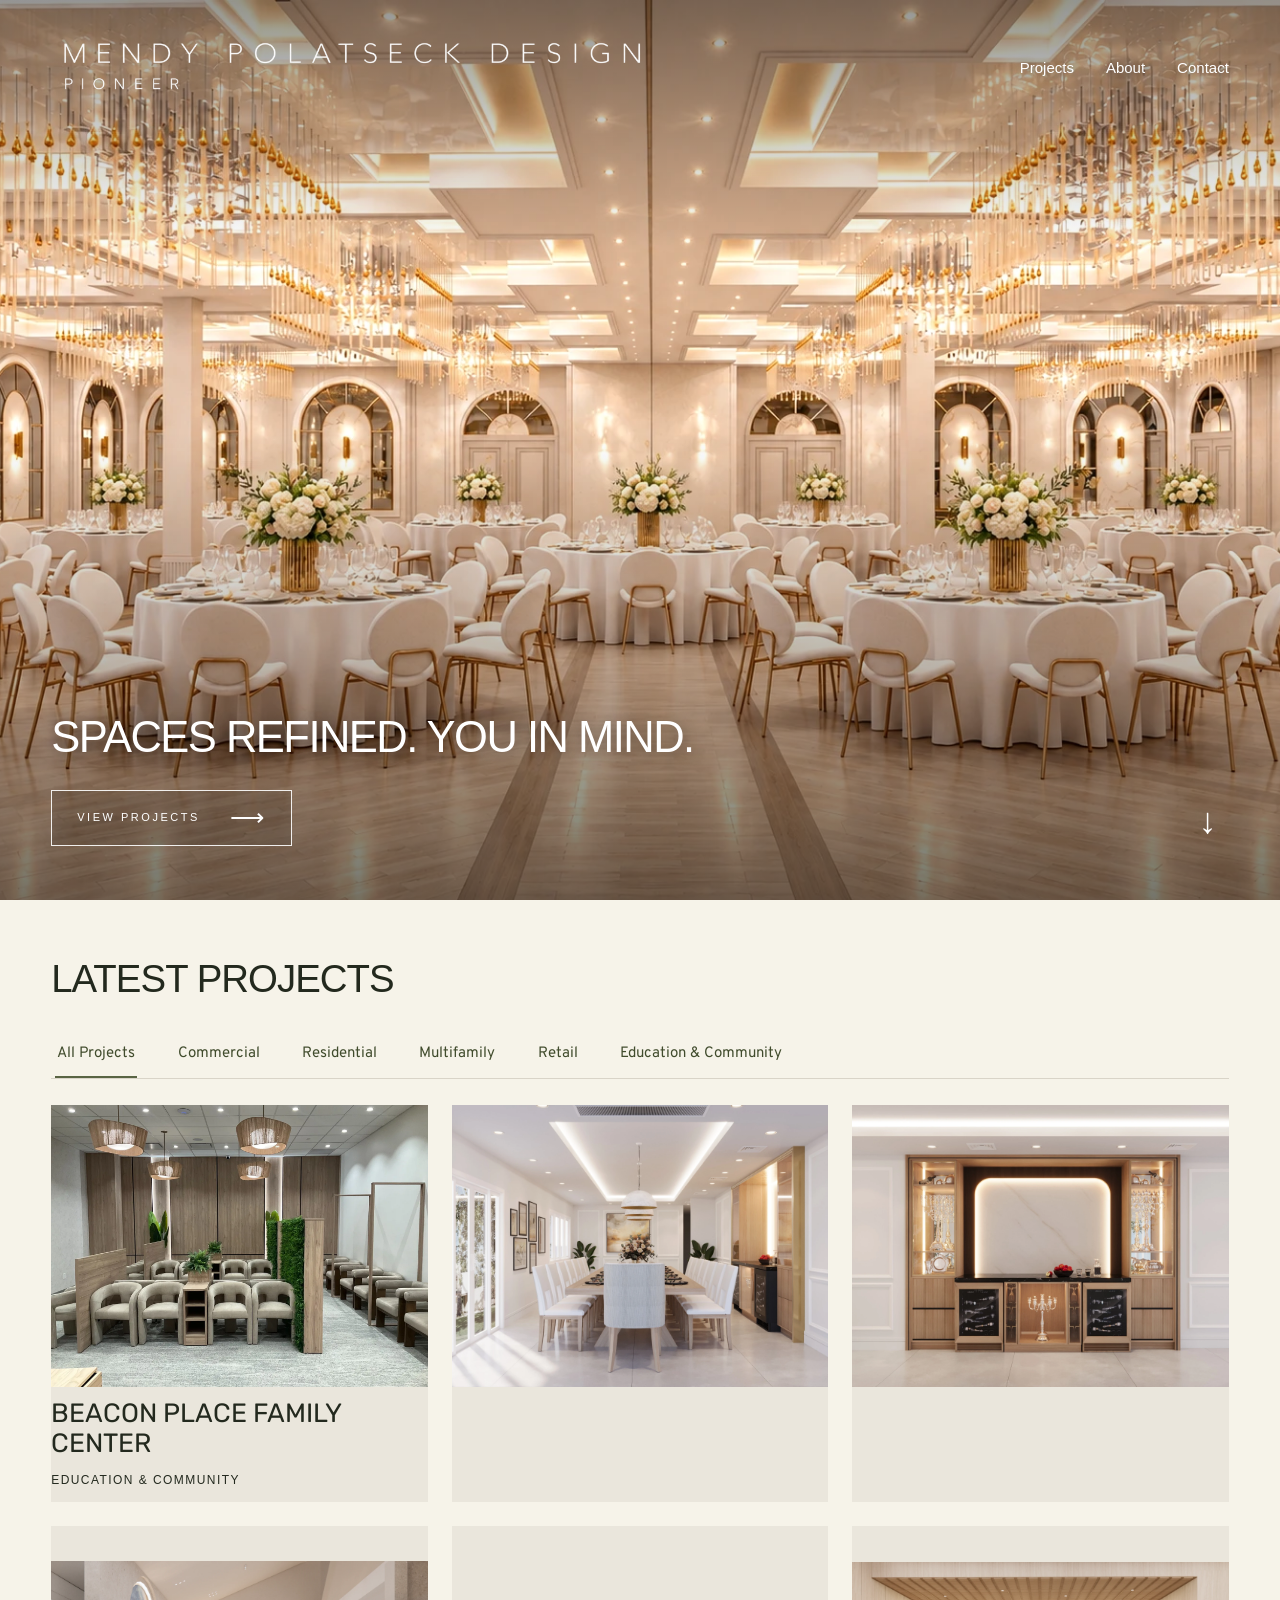
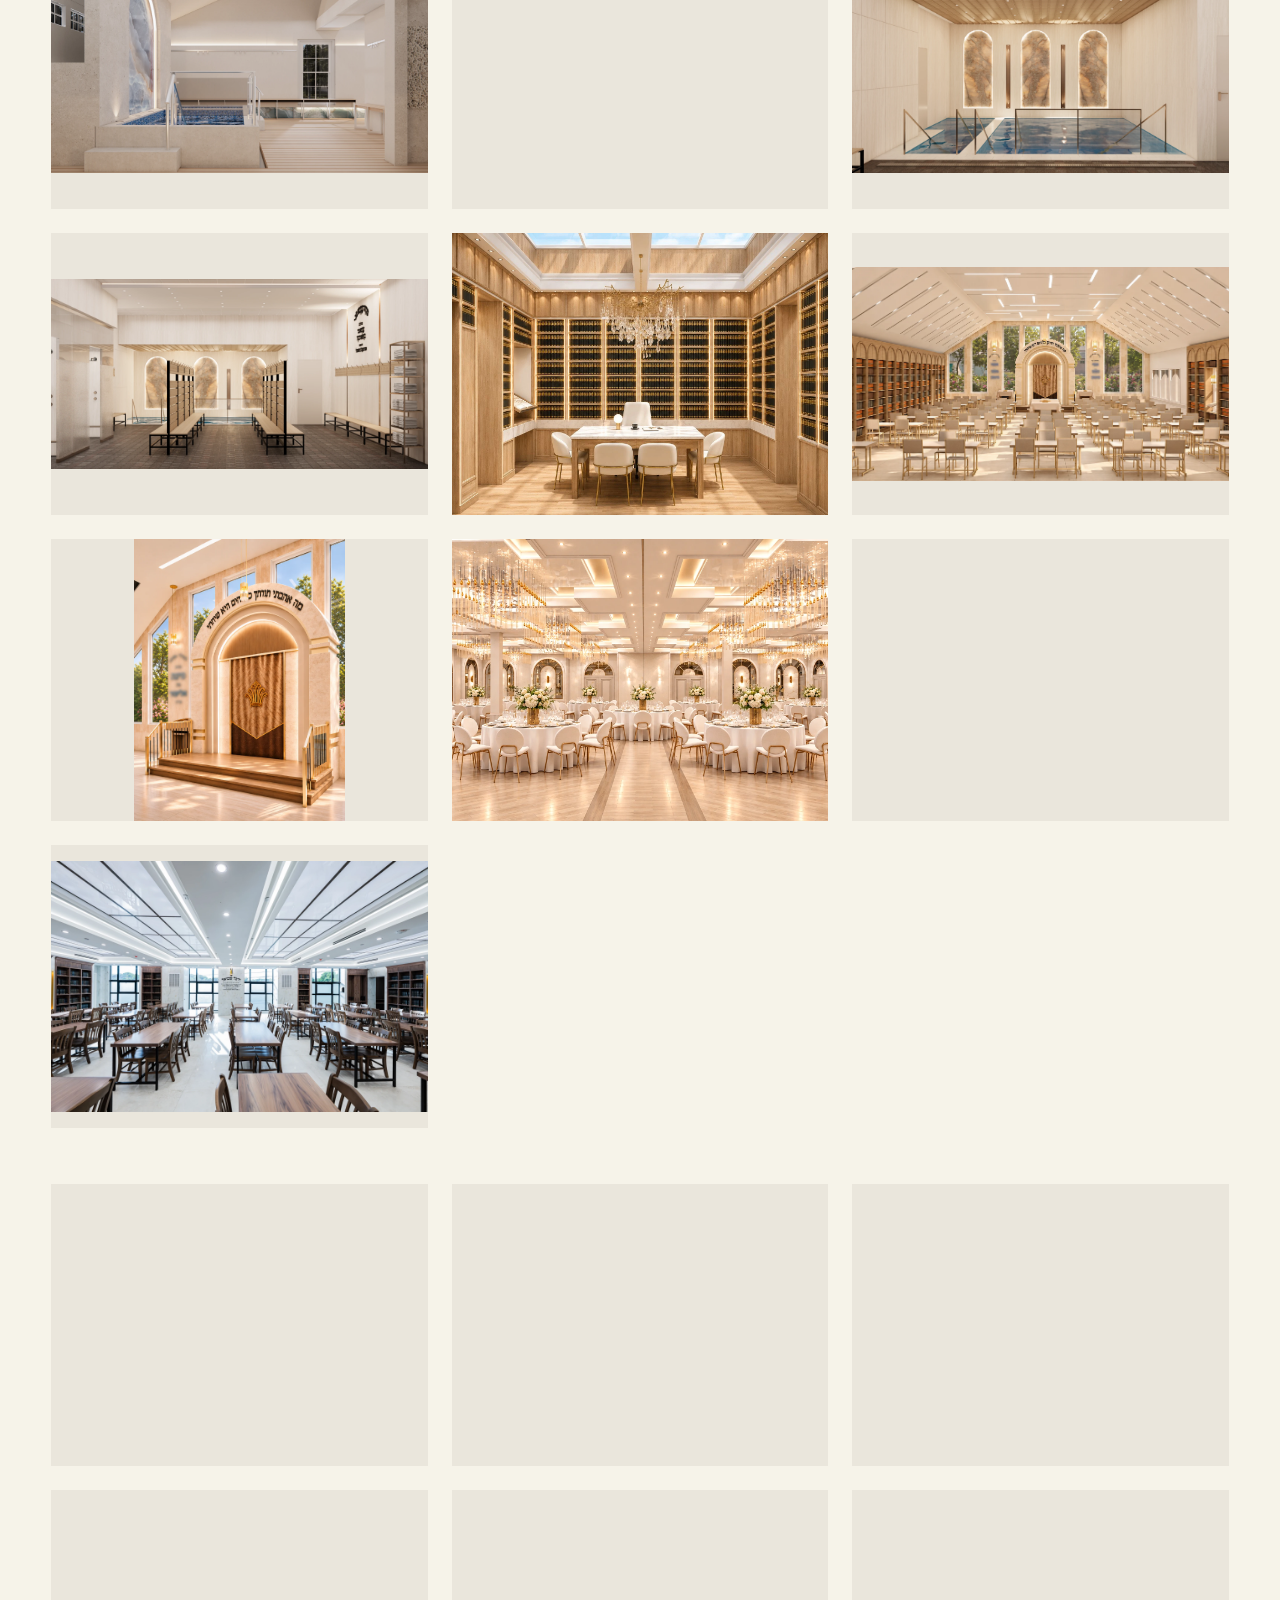
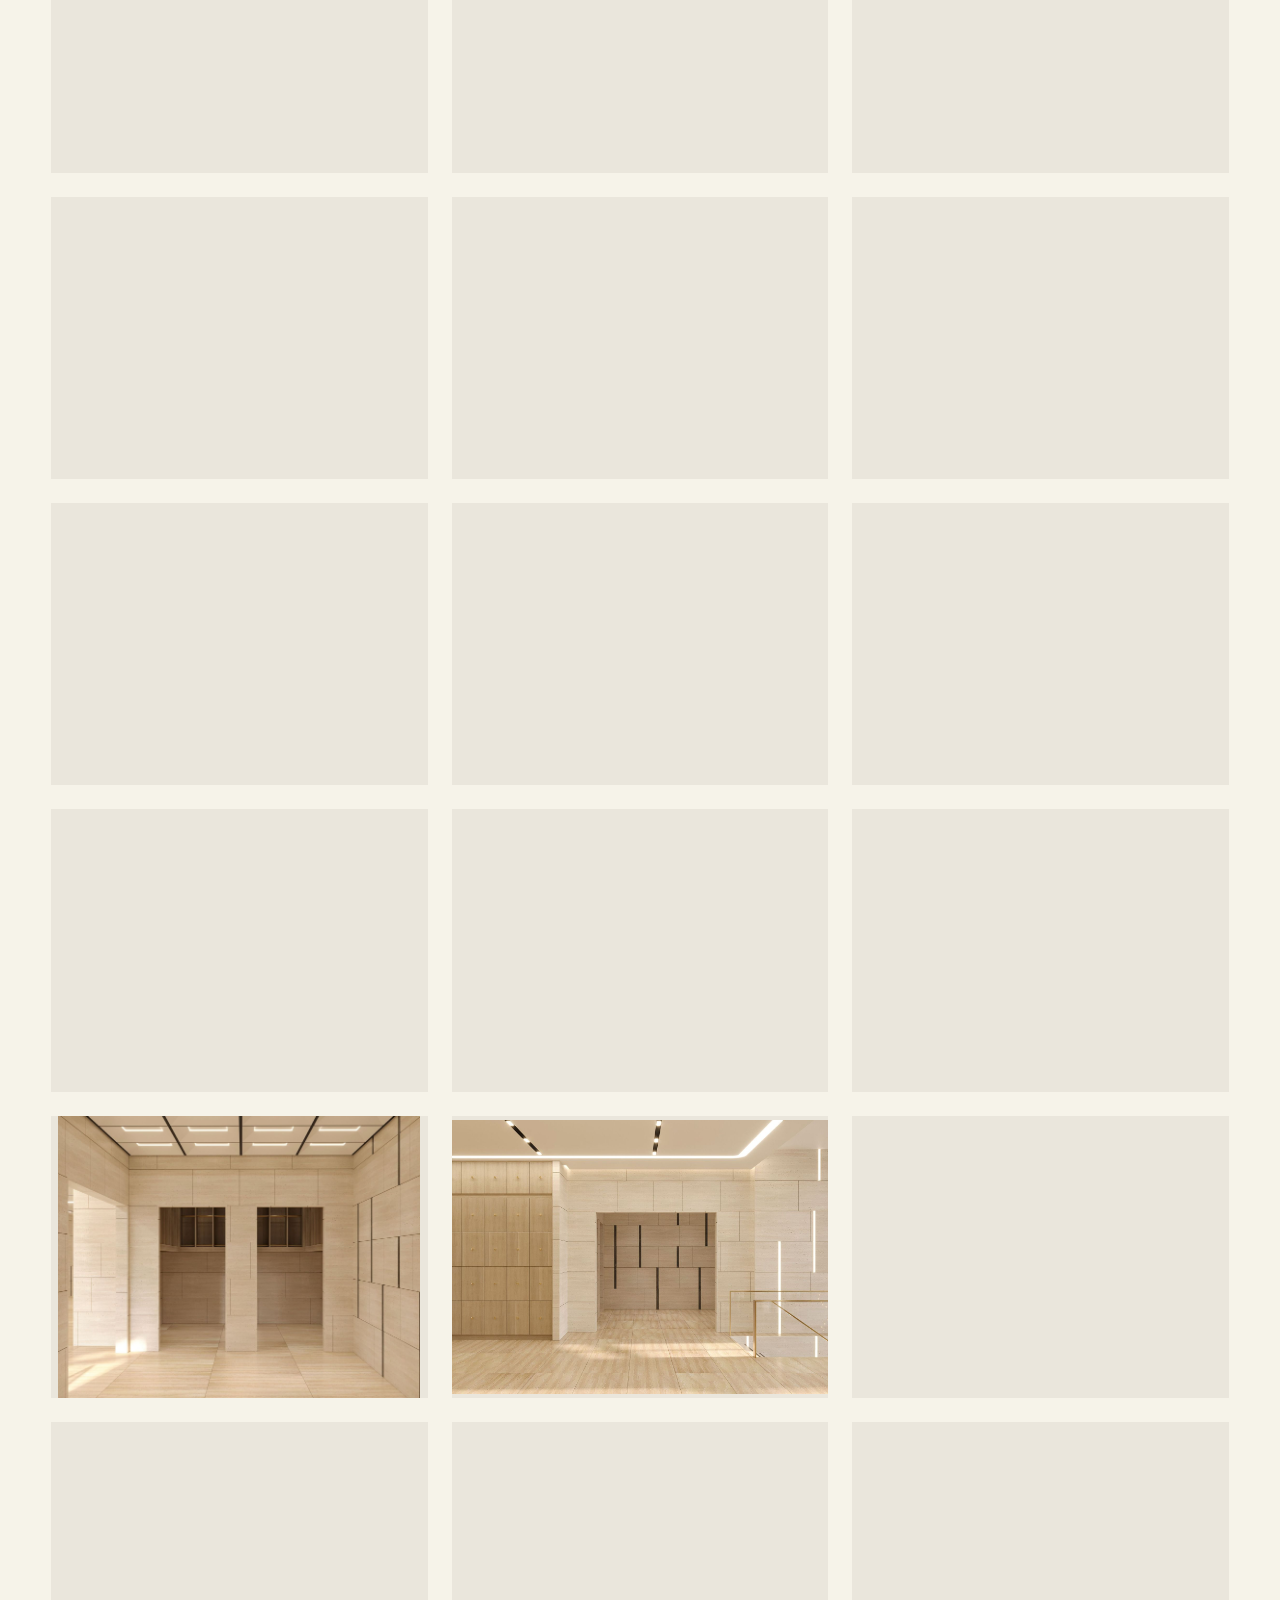
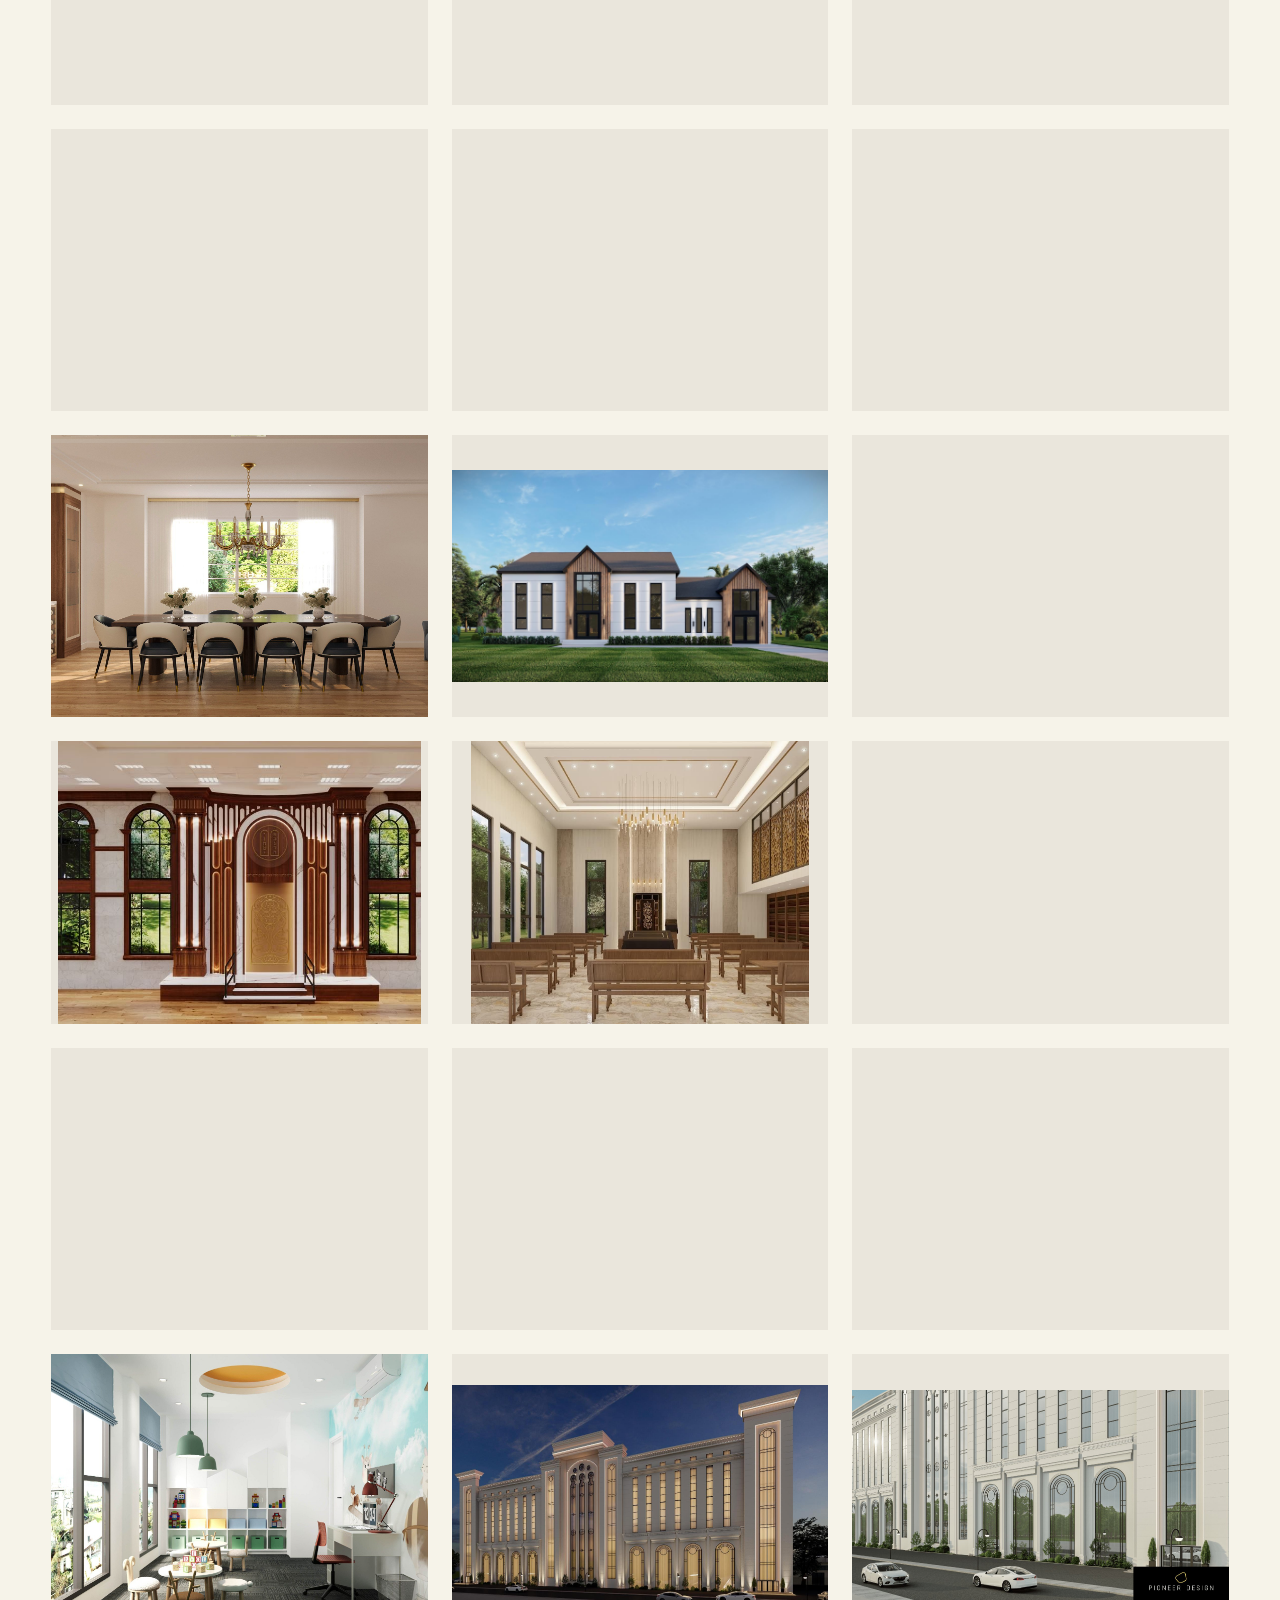
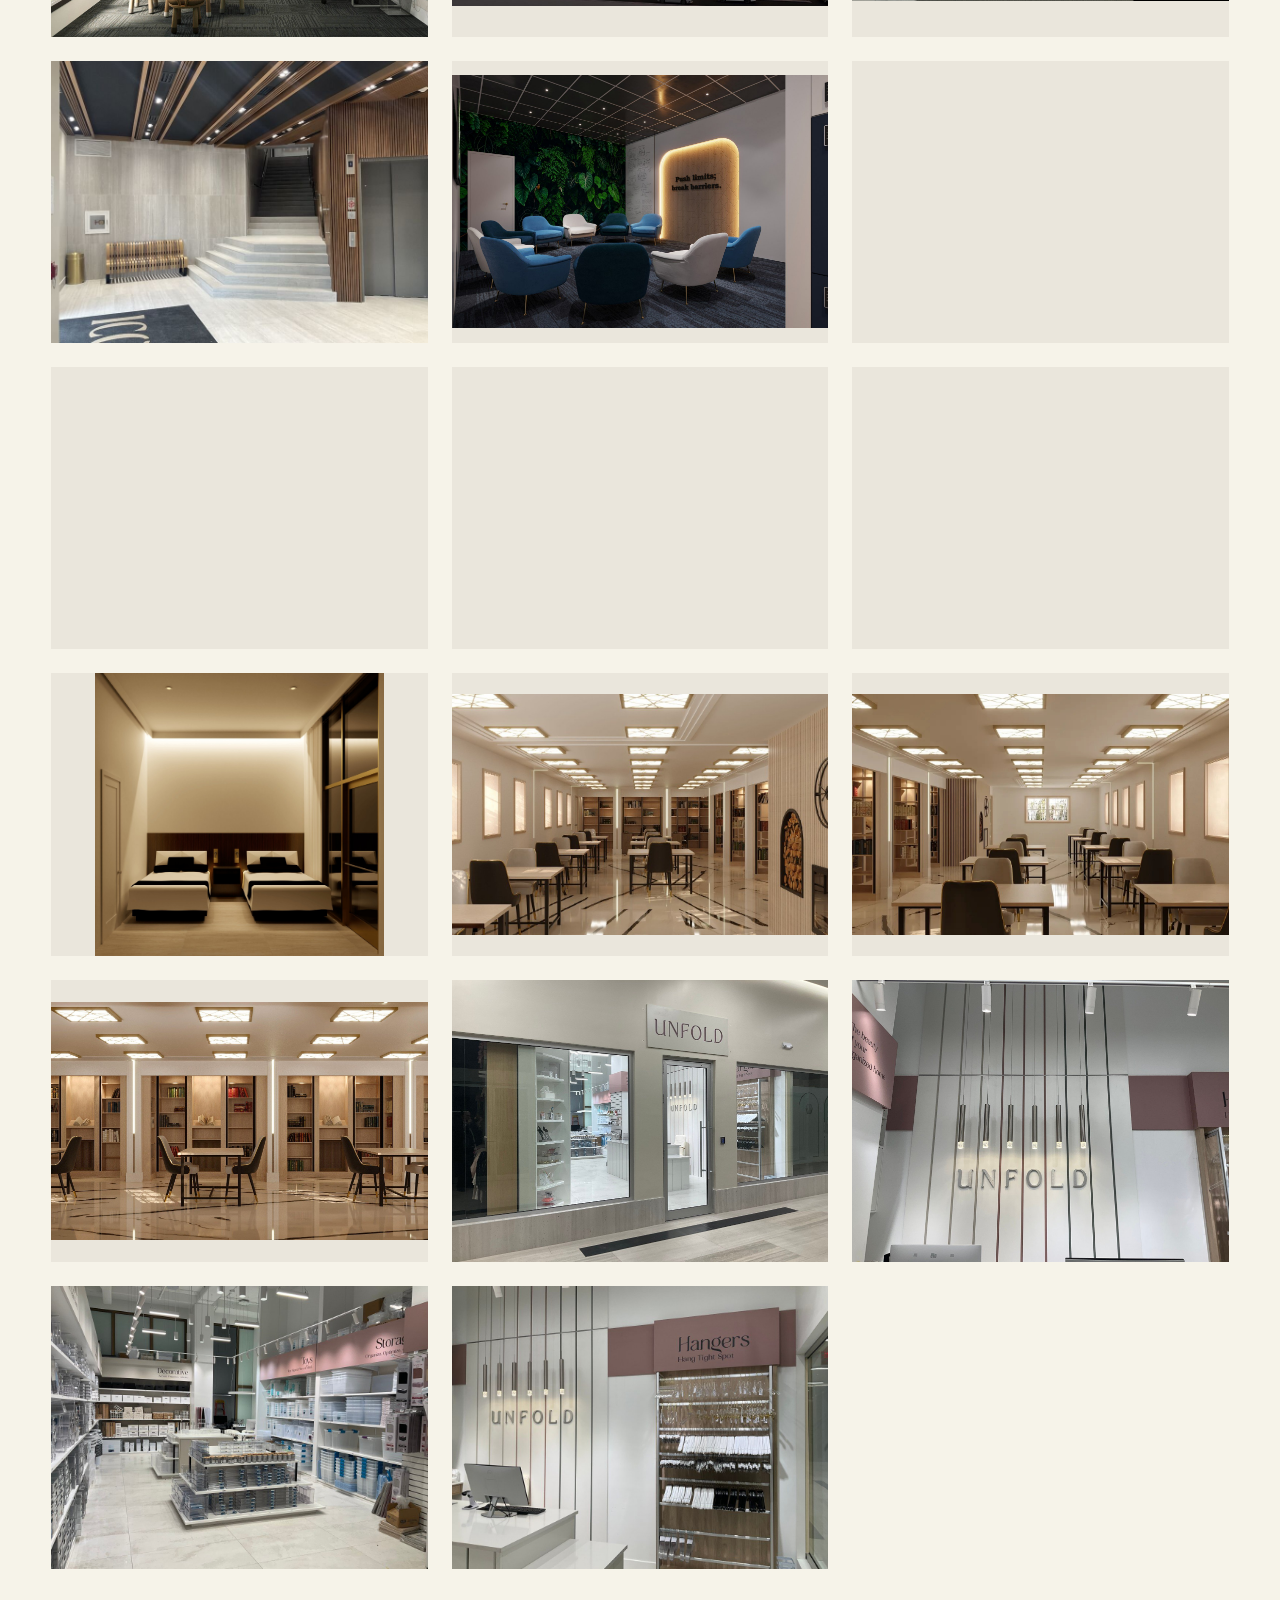
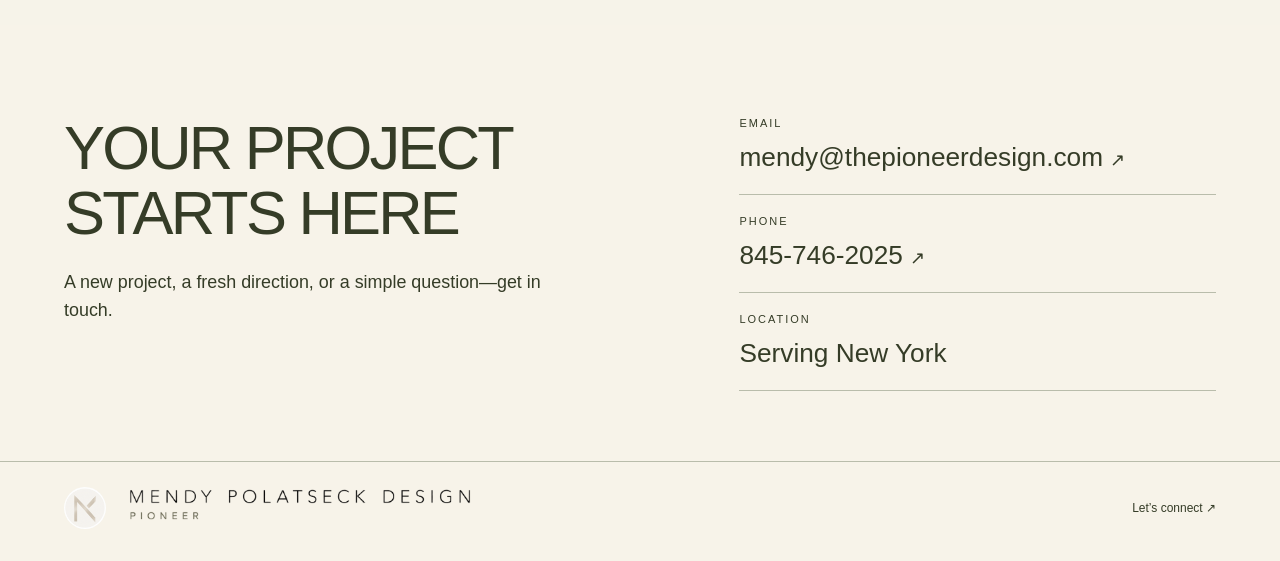
<file: index.html>
<!DOCTYPE html>
<html lang="en">
<head>
	<meta charset="UTF-8" />
	<meta name="viewport" content="width=device-width, initial-scale=1" />
<meta name='robots' content='max-image-preview:large' />

<!-- Async WordPress.com Remote Login -->

<title>MENDY POLATSECK DESIGN | Interior Design</title>





	
	<style id="wp-img-auto-sizes-contain-inline-css">
img:is([sizes=auto i],[sizes^="auto," i]){contain-intrinsic-size:3000px 1500px}
/*# sourceURL=wp-img-auto-sizes-contain-inline-css */
</style>
<style id="wp-block-site-logo-inline-css">
.wp-block-site-logo{box-sizing:border-box;line-height:0}.wp-block-site-logo a{display:inline-block;line-height:0}.wp-block-site-logo.is-default-size img{height:auto;width:120px}.wp-block-site-logo img{height:auto;max-width:100%}.wp-block-site-logo a,.wp-block-site-logo img{border-radius:inherit}.wp-block-site-logo.aligncenter{margin-left:auto;margin-right:auto;text-align:center}:root :where(.wp-block-site-logo.is-style-rounded){border-radius:9999px}
/*# sourceURL=/wp-content/plugins/gutenberg-core/v24.2.0/build/styles/block-library/site-logo/style.min.css */
</style>
<style id="wp-block-spacer-inline-css">
.wp-block-spacer{clear:both}
/*# sourceURL=/wp-content/plugins/gutenberg-core/v24.2.0/build/styles/block-library/spacer/style.min.css */
</style>
<style id="wp-block-navigation-link-inline-css">
.wp-block-navigation .wp-block-navigation-item__label{overflow-wrap:break-word}.wp-block-navigation .wp-block-navigation-item__description{display:none}.link-ui-tools{outline:1px solid #f0f0f0;padding:8px}.link-ui-block-inserter{padding-top:8px}.link-ui-block-inserter__back{margin-left:8px;text-transform:uppercase}
/*# sourceURL=/wp-content/plugins/gutenberg-core/v24.2.0/build/styles/block-library/navigation-link/style.min.css */
</style>
<link rel='stylesheet' id='all-css-8-1' href="assets/css/bc12b249a20d011b2ad8f33aab944054f724f6b4.css" type='text/css' media='all' />
<style id="wp-block-group-inline-css">
.wp-block-group{box-sizing:border-box}:where(.wp-block-group.wp-block-group-is-layout-constrained){position:relative}
/*# sourceURL=/wp-content/plugins/gutenberg-core/v24.2.0/build/styles/block-library/group/style.min.css */
</style>
<style id="wp-block-button-inline-css">
.wp-block-button__link{align-content:center;box-sizing:border-box;cursor:pointer;display:inline-block;height:100%;overflow-wrap:anywhere;text-align:center;word-break:normal}.wp-block-button__link.aligncenter{text-align:center}.wp-block-button__link.alignright{text-align:right}:where(.wp-block-button__link){border-radius:9999px;box-shadow:none;padding:calc(.667em + 2px) calc(1.333em + 2px);text-decoration:none}.wp-block-button[style*=text-decoration] .wp-block-button__link{text-decoration:inherit}.wp-block-buttons>.wp-block-button.has-custom-width{max-width:none}.wp-block-buttons>.wp-block-button.has-custom-width .wp-block-button__link{width:100%}.wp-block-buttons>.wp-block-button.has-custom-font-size .wp-block-button__link{font-size:inherit}.wp-block-buttons>.wp-block-button[class*=wp-block-button__width]{width:calc(var(--wp--block-button--width)*1% - var(--wp--style--block-gap, .5em)*(1 - var(--wp--block-button--width)/100))}.wp-block-buttons>.wp-block-button.wp-block-button__width-25{width:calc(25% - var(--wp--style--block-gap, .5em)*.75)}.wp-block-buttons>.wp-block-button.wp-block-button__width-50{width:calc(50% - var(--wp--style--block-gap, .5em)*.5)}.wp-block-buttons>.wp-block-button.wp-block-button__width-75{width:calc(75% - var(--wp--style--block-gap, .5em)*.25)}.wp-block-buttons>.wp-block-button.wp-block-button__width-100{flex-basis:100%;width:100%}.wp-block-buttons.is-vertical>.wp-block-button[class*=wp-block-button__width]{width:calc(var(--wp--block-button--width)*1%)}.wp-block-buttons.is-vertical>.wp-block-button.wp-block-button__width-25{width:25%}.wp-block-buttons.is-vertical>.wp-block-button.wp-block-button__width-50{width:50%}.wp-block-buttons.is-vertical>.wp-block-button.wp-block-button__width-75{width:75%}.wp-block-button.is-style-squared,.wp-block-button__link.wp-block-button.is-style-squared{border-radius:0}.wp-block-button.no-border-radius,.wp-block-button__link.no-border-radius{border-radius:0!important}:root :where(.wp-block-button .wp-block-button__link.is-style-outline),:root :where(.wp-block-button.is-style-outline>.wp-block-button__link){border:2px solid;padding:.667em 1.333em}:root :where(.wp-block-button .wp-block-button__link.is-style-outline:not(.has-text-color)),:root :where(.wp-block-button.is-style-outline>.wp-block-button__link:not(.has-text-color)){color:currentColor}:root :where(.wp-block-button .wp-block-button__link.is-style-outline:not(.has-background)),:root :where(.wp-block-button.is-style-outline>.wp-block-button__link:not(.has-background)){background-color:transparent;background-image:none}
/*# sourceURL=/wp-content/plugins/gutenberg-core/v24.2.0/build/styles/block-library/button/style.min.css */
</style>
<style id="wp-block-buttons-inline-css">
.wp-block-buttons{box-sizing:border-box}.wp-block-buttons.is-vertical{flex-direction:column}.wp-block-buttons.is-vertical>.wp-block-button:last-child{margin-bottom:0}.wp-block-buttons>.wp-block-button{display:inline-block;margin:0}.wp-block-buttons.is-content-justification-left{justify-content:flex-start}.wp-block-buttons.is-content-justification-left.is-vertical{align-items:flex-start}.wp-block-buttons.is-content-justification-center{justify-content:center}.wp-block-buttons.is-content-justification-center.is-vertical{align-items:center}.wp-block-buttons.is-content-justification-right{justify-content:flex-end}.wp-block-buttons.is-content-justification-right.is-vertical{align-items:flex-end}.wp-block-buttons.is-content-justification-space-between{justify-content:space-between}.wp-block-buttons.aligncenter{text-align:center}.wp-block-buttons:not(.is-content-justification-space-between,.is-content-justification-right,.is-content-justification-left,.is-content-justification-center) .wp-block-button.aligncenter{margin-left:auto;margin-right:auto;width:100%}.wp-block-buttons[style*=text-decoration] .wp-block-button,.wp-block-buttons[style*=text-decoration] .wp-block-button__link{text-decoration:inherit}.wp-block-buttons.has-custom-font-size .wp-block-button__link{font-size:inherit}.wp-block-buttons .wp-block-button__link{width:100%}.wp-block-button.aligncenter{text-align:center}
/*# sourceURL=/wp-content/plugins/gutenberg-core/v24.2.0/build/styles/block-library/buttons/style.min.css */
</style>
<style id="wp-block-image-inline-css">
.wp-block-image>a,.wp-block-image>figure>a{color:inherit;display:inline-block}.wp-block-image img{box-sizing:border-box;height:auto;max-width:100%;vertical-align:bottom}@media not (prefers-reduced-motion){.wp-block-image img.hide{visibility:hidden}.wp-block-image img.show{animation:show-content-image .4s}}.wp-block-image[style*=border-radius] img,.wp-block-image[style*=border-radius]>a{border-radius:inherit}.wp-block-image.has-custom-border img{box-sizing:border-box}.wp-block-image.aligncenter{text-align:center}.wp-block-image.alignfull>a,.wp-block-image.alignwide>a{width:100%}.wp-block-image.alignfull img,.wp-block-image.alignwide img{height:auto;width:100%}.wp-block-image .aligncenter,.wp-block-image .alignleft,.wp-block-image .alignright,.wp-block-image.aligncenter,.wp-block-image.alignleft,.wp-block-image.alignright{display:table}.wp-block-image .aligncenter>figcaption,.wp-block-image .alignleft>figcaption,.wp-block-image .alignright>figcaption,.wp-block-image.aligncenter>figcaption,.wp-block-image.alignleft>figcaption,.wp-block-image.alignright>figcaption{caption-side:bottom;display:table-caption}.wp-block-image .alignleft{float:left;margin:.5em 1em .5em 0}.wp-block-image .alignright{float:right;margin:.5em 0 .5em 1em}.wp-block-image .aligncenter{margin-left:auto;margin-right:auto}.wp-block-image :where(figcaption){margin-bottom:1em;margin-top:.5em}.wp-block-image.is-style-circle-mask img{border-radius:9999px}@supports (mask-image:none) or (-webkit-mask-image:none){.wp-block-image.is-style-circle-mask img{border-radius:0;mask-image:url("data:image/svg+xml;charset=utf-8,%3Csvg xmlns='http://www.w3.org/2000/svg' viewBox='0 0 100 100'%3E%3Ccircle cx='50' cy='50' r='50'/%3E%3C/svg%3E");mask-mode:alpha;mask-position:center;mask-repeat:no-repeat;mask-size:contain}}:root :where(.wp-block-image.is-style-rounded img,.wp-block-image .is-style-rounded img){border-radius:9999px}.wp-block-image figure{margin:0}.wp-lightbox-container{display:flex;flex-direction:column;position:relative}.wp-lightbox-container img{cursor:zoom-in}.wp-lightbox-container:has(img:hover) button{opacity:1}.wp-lightbox-container button{align-items:center;backdrop-filter:blur(16px) saturate(180%);background-color:rgba(90,90,90,.25);border:none;border-radius:4px;cursor:zoom-in;display:flex;height:20px;justify-content:center;opacity:0;padding:0;position:absolute;right:16px;text-align:center;top:16px;width:20px;z-index:100}@media not (prefers-reduced-motion){.wp-lightbox-container button{transition:opacity .2s ease}}.wp-lightbox-container button:focus-visible{outline:3px auto rgba(90,90,90,.25);outline:3px auto -webkit-focus-ring-color;outline-offset:3px}.wp-lightbox-container button:hover{cursor:pointer;opacity:1}.wp-lightbox-container button:focus{opacity:1}.wp-lightbox-container button:focus,.wp-lightbox-container button:hover,.wp-lightbox-container button:not(:hover):not(:active):not(.has-background){background-color:rgba(90,90,90,.25);border:none}.wp-lightbox-overlay{box-sizing:border-box;cursor:zoom-out;height:100vh;left:0;overflow:hidden;position:fixed;top:0;visibility:hidden;width:100%;z-index:100000}.wp-lightbox-overlay .wp-lightbox-close-button{align-items:center;cursor:pointer;display:flex;font-family:inherit;gap:8px;justify-content:center;line-height:1;min-height:40px;min-width:40px;padding:0 4px;position:absolute;right:calc(env(safe-area-inset-right) + 16px);top:calc(env(safe-area-inset-top) + 16px);z-index:5000000}.wp-lightbox-overlay .wp-lightbox-close-button:focus,.wp-lightbox-overlay .wp-lightbox-close-button:hover,.wp-lightbox-overlay .wp-lightbox-close-button:not(:hover):not(:active):not(.has-background){background:none;border:none}.wp-lightbox-overlay .wp-lightbox-close-button:has(.wp-lightbox-close-text:not([hidden])) .wp-lightbox-close-icon svg{height:1em;width:1em}.wp-lightbox-overlay .wp-lightbox-close-icon svg{display:block}.wp-lightbox-overlay .wp-lightbox-navigation-button-next,.wp-lightbox-overlay .wp-lightbox-navigation-button-prev{align-items:center;bottom:16px;cursor:pointer;display:flex;font-family:inherit;gap:4px;justify-content:center;line-height:1;min-height:40px;min-width:40px;padding:0 8px;position:absolute;z-index:2000002}.wp-lightbox-overlay .wp-lightbox-navigation-button-next[hidden],.wp-lightbox-overlay .wp-lightbox-navigation-button-prev[hidden]{display:none}@media (min-width:960px){.wp-lightbox-overlay .wp-lightbox-navigation-button-next,.wp-lightbox-overlay .wp-lightbox-navigation-button-prev{bottom:50%;transform:translateY(-50%)}}.wp-lightbox-overlay .wp-lightbox-navigation-button-next:focus,.wp-lightbox-overlay .wp-lightbox-navigation-button-next:hover,.wp-lightbox-overlay .wp-lightbox-navigation-button-next:not(:hover):not(:active):not(.has-background),.wp-lightbox-overlay .wp-lightbox-navigation-button-prev:focus,.wp-lightbox-overlay .wp-lightbox-navigation-button-prev:hover,.wp-lightbox-overlay .wp-lightbox-navigation-button-prev:not(:hover):not(:active):not(.has-background){background:none;border:none;padding:0 8px}.wp-lightbox-overlay .wp-lightbox-navigation-button-next:has(.wp-lightbox-navigation-text:not([hidden])) .wp-lightbox-navigation-icon svg,.wp-lightbox-overlay .wp-lightbox-navigation-button-prev:has(.wp-lightbox-navigation-text:not([hidden])) .wp-lightbox-navigation-icon svg{display:block;height:1.5em;width:1.5em}.wp-lightbox-overlay .wp-lightbox-navigation-button-prev{left:calc(env(safe-area-inset-left) + 16px)}.wp-lightbox-overlay .wp-lightbox-navigation-button-next{right:calc(env(safe-area-inset-right) + 16px)}.wp-lightbox-overlay .wp-lightbox-navigation-icon svg{vertical-align:middle}.wp-lightbox-overlay .lightbox-image-container{cursor:default;height:var(--wp--lightbox-container-height);left:50%;overflow:hidden;position:absolute;top:50%;transform:translate(-50%,-50%);transform-origin:top left;width:var(--wp--lightbox-container-width);z-index:2000001}.wp-lightbox-overlay .wp-block-image{align-items:center;box-sizing:border-box;display:flex;height:100%;justify-content:center;margin:0;position:relative;transform-origin:0 0;width:100%;z-index:3000000}.wp-lightbox-overlay .wp-block-image img{height:var(--wp--lightbox-image-height);min-height:var(--wp--lightbox-image-height);min-width:var(--wp--lightbox-image-width);width:var(--wp--lightbox-image-width)}.wp-lightbox-overlay .wp-block-image figcaption{display:none}.wp-lightbox-overlay .lightbox-thumbnail-container{--wp--lightbox-image-width:var(--wp--lightbox-thumbnail-width);--wp--lightbox-image-height:var(--wp--lightbox-thumbnail-height)}.wp-lightbox-overlay button{background:none;border:none}.wp-lightbox-overlay .scrim{background-color:#fff;height:100%;opacity:.9;position:absolute;width:100%;z-index:2000000}.wp-lightbox-overlay.active{visibility:visible}@media not (prefers-reduced-motion){.wp-lightbox-overlay.active{animation:turn-on-visibility .25s both}.wp-lightbox-overlay.active img{animation:turn-on-visibility .35s both}.wp-lightbox-overlay.show-closing-animation:not(.active){animation:turn-off-visibility .35s both}.wp-lightbox-overlay.show-closing-animation:not(.active) img{animation:turn-off-visibility .25s both}.wp-lightbox-overlay.zoom.active{animation:none;opacity:1;visibility:visible}.wp-lightbox-overlay.zoom.active .lightbox-image-container{animation:lightbox-zoom-in .4s}.wp-lightbox-overlay.zoom.active .lightbox-image-container img{animation:none}.wp-lightbox-overlay.zoom.active .scrim{animation:turn-on-visibility .4s forwards}.wp-lightbox-overlay.zoom.show-closing-animation:not(.active){animation:none}.wp-lightbox-overlay.zoom.show-closing-animation:not(.active) .lightbox-image-container{animation:lightbox-zoom-out .4s}.wp-lightbox-overlay.zoom.show-closing-animation:not(.active) .lightbox-image-container img{animation:none}.wp-lightbox-overlay.zoom.show-closing-animation:not(.active) .scrim{animation:turn-off-visibility .4s forwards}}@keyframes show-content-image{0%{visibility:hidden}99%{visibility:hidden}to{visibility:visible}}@keyframes turn-on-visibility{0%{opacity:0}to{opacity:1}}@keyframes turn-off-visibility{0%{opacity:1;visibility:visible}99%{opacity:0;visibility:visible}to{opacity:0;visibility:hidden}}@keyframes lightbox-zoom-in{0%{clip-path:var(--wp--lightbox-initial-clip);transform:translate(calc((-100vw + var(--wp--lightbox-scrollbar-width))/2 + var(--wp--lightbox-initial-left-position)),calc(-50vh + var(--wp--lightbox-initial-top-position))) scale(var(--wp--lightbox-scale))}to{clip-path:inset(0);transform:translate(-50%,-50%) scale(1)}}@keyframes lightbox-zoom-out{0%{clip-path:inset(0);transform:translate(-50%,-50%) scale(1);visibility:visible}99%{visibility:visible}to{clip-path:var(--wp--lightbox-initial-clip);transform:translate(calc((-100vw + var(--wp--lightbox-scrollbar-width))/2 + var(--wp--lightbox-initial-left-position)),calc(-50vh + var(--wp--lightbox-initial-top-position))) scale(var(--wp--lightbox-scale));visibility:hidden}}
/*# sourceURL=/wp-content/plugins/gutenberg-core/v24.2.0/build/styles/block-library/image/style.min.css */
</style>
<style id="wp-block-heading-inline-css">
h1:where(.wp-block-heading).has-background,h2:where(.wp-block-heading).has-background,h3:where(.wp-block-heading).has-background,h4:where(.wp-block-heading).has-background,h5:where(.wp-block-heading).has-background,h6:where(.wp-block-heading).has-background{padding:var(--wp--style--block-background-padding,1.25em 2.375em)}h1.has-text-align-left[style*=writing-mode]:where([style*=vertical-lr]),h1.has-text-align-right[style*=writing-mode]:where([style*=vertical-rl]),h2.has-text-align-left[style*=writing-mode]:where([style*=vertical-lr]),h2.has-text-align-right[style*=writing-mode]:where([style*=vertical-rl]),h3.has-text-align-left[style*=writing-mode]:where([style*=vertical-lr]),h3.has-text-align-right[style*=writing-mode]:where([style*=vertical-rl]),h4.has-text-align-left[style*=writing-mode]:where([style*=vertical-lr]),h4.has-text-align-right[style*=writing-mode]:where([style*=vertical-rl]),h5.has-text-align-left[style*=writing-mode]:where([style*=vertical-lr]),h5.has-text-align-right[style*=writing-mode]:where([style*=vertical-rl]),h6.has-text-align-left[style*=writing-mode]:where([style*=vertical-lr]),h6.has-text-align-right[style*=writing-mode]:where([style*=vertical-rl]){rotate:180deg}
/*# sourceURL=/wp-content/plugins/gutenberg-core/v24.2.0/build/styles/block-library/heading/style.min.css */
</style>
<style id="wp-block-paragraph-inline-css">
.is-small-text{font-size:.875em}.is-regular-text{font-size:1em}.is-large-text{font-size:2.25em}.is-larger-text{font-size:3em}.has-drop-cap:not(:focus):first-letter{float:left;font-size:8.4em;font-style:normal;font-weight:100;line-height:.68;margin:.05em .1em 0 0;text-transform:uppercase}body.rtl .has-drop-cap:not(:focus):first-letter{float:none;margin-left:.1em}p.has-drop-cap.has-background{overflow:hidden}:root :where(p.has-background){padding:var(--wp--style--block-background-padding,1.25em 2.375em)}:where(p.has-text-color:not(.has-link-color)) a{color:inherit}p.has-text-align-left[style*="writing-mode:vertical-lr"],p.has-text-align-right[style*="writing-mode:vertical-rl"]{rotate:180deg}
/*# sourceURL=/wp-content/plugins/gutenberg-core/v24.2.0/build/styles/block-library/paragraph/style.min.css */
</style>
<style id="jetpack-block-tiled-gallery-inline-css">
:is(.wp-block-jetpack-tiled-gallery .is-style-circle,.wp-block-jetpack-tiled-gallery.is-style-circle) .tiled-gallery__item img{border-radius:50%}:is(.wp-block-jetpack-tiled-gallery .is-style-circle,.wp-block-jetpack-tiled-gallery .is-style-square,.wp-block-jetpack-tiled-gallery.is-style-circle,.wp-block-jetpack-tiled-gallery.is-style-square) .tiled-gallery__row{flex-grow:1;width:100%}:is(.wp-block-jetpack-tiled-gallery .is-style-circle,.wp-block-jetpack-tiled-gallery .is-style-square,.wp-block-jetpack-tiled-gallery.is-style-circle,.wp-block-jetpack-tiled-gallery.is-style-square) .tiled-gallery__row.columns-1 .tiled-gallery__col{width:100%}:is(.wp-block-jetpack-tiled-gallery .is-style-circle,.wp-block-jetpack-tiled-gallery .is-style-square,.wp-block-jetpack-tiled-gallery.is-style-circle,.wp-block-jetpack-tiled-gallery.is-style-square) .tiled-gallery__row.columns-2 .tiled-gallery__col{width:calc(50% - 2px)}:is(.wp-block-jetpack-tiled-gallery .is-style-circle,.wp-block-jetpack-tiled-gallery .is-style-square,.wp-block-jetpack-tiled-gallery.is-style-circle,.wp-block-jetpack-tiled-gallery.is-style-square) .tiled-gallery__row.columns-3 .tiled-gallery__col{width:calc(33.33333% - 2.66667px)}:is(.wp-block-jetpack-tiled-gallery .is-style-circle,.wp-block-jetpack-tiled-gallery .is-style-square,.wp-block-jetpack-tiled-gallery.is-style-circle,.wp-block-jetpack-tiled-gallery.is-style-square) .tiled-gallery__row.columns-4 .tiled-gallery__col{width:calc(25% - 3px)}:is(.wp-block-jetpack-tiled-gallery .is-style-circle,.wp-block-jetpack-tiled-gallery .is-style-square,.wp-block-jetpack-tiled-gallery.is-style-circle,.wp-block-jetpack-tiled-gallery.is-style-square) .tiled-gallery__row.columns-5 .tiled-gallery__col{width:calc(20% - 3.2px)}:is(.wp-block-jetpack-tiled-gallery .is-style-circle,.wp-block-jetpack-tiled-gallery .is-style-square,.wp-block-jetpack-tiled-gallery.is-style-circle,.wp-block-jetpack-tiled-gallery.is-style-square) .tiled-gallery__row.columns-6 .tiled-gallery__col{width:calc(16.66667% - 3.33333px)}:is(.wp-block-jetpack-tiled-gallery .is-style-circle,.wp-block-jetpack-tiled-gallery .is-style-square,.wp-block-jetpack-tiled-gallery.is-style-circle,.wp-block-jetpack-tiled-gallery.is-style-square) .tiled-gallery__row.columns-7 .tiled-gallery__col{width:calc(14.28571% - 3.42857px)}:is(.wp-block-jetpack-tiled-gallery .is-style-circle,.wp-block-jetpack-tiled-gallery .is-style-square,.wp-block-jetpack-tiled-gallery.is-style-circle,.wp-block-jetpack-tiled-gallery.is-style-square) .tiled-gallery__row.columns-8 .tiled-gallery__col{width:calc(12.5% - 3.5px)}:is(.wp-block-jetpack-tiled-gallery .is-style-circle,.wp-block-jetpack-tiled-gallery .is-style-square,.wp-block-jetpack-tiled-gallery.is-style-circle,.wp-block-jetpack-tiled-gallery.is-style-square) .tiled-gallery__row.columns-9 .tiled-gallery__col{width:calc(11.11111% - 3.55556px)}:is(.wp-block-jetpack-tiled-gallery .is-style-circle,.wp-block-jetpack-tiled-gallery .is-style-square,.wp-block-jetpack-tiled-gallery.is-style-circle,.wp-block-jetpack-tiled-gallery.is-style-square) .tiled-gallery__row.columns-10 .tiled-gallery__col{width:calc(10% - 3.6px)}:is(.wp-block-jetpack-tiled-gallery .is-style-circle,.wp-block-jetpack-tiled-gallery .is-style-square,.wp-block-jetpack-tiled-gallery.is-style-circle,.wp-block-jetpack-tiled-gallery.is-style-square) .tiled-gallery__row.columns-11 .tiled-gallery__col{width:calc(9.09091% - 3.63636px)}:is(.wp-block-jetpack-tiled-gallery .is-style-circle,.wp-block-jetpack-tiled-gallery .is-style-square,.wp-block-jetpack-tiled-gallery.is-style-circle,.wp-block-jetpack-tiled-gallery.is-style-square) .tiled-gallery__row.columns-12 .tiled-gallery__col{width:calc(8.33333% - 3.66667px)}:is(.wp-block-jetpack-tiled-gallery .is-style-circle,.wp-block-jetpack-tiled-gallery .is-style-square,.wp-block-jetpack-tiled-gallery.is-style-circle,.wp-block-jetpack-tiled-gallery.is-style-square) .tiled-gallery__row.columns-13 .tiled-gallery__col{width:calc(7.69231% - 3.69231px)}:is(.wp-block-jetpack-tiled-gallery .is-style-circle,.wp-block-jetpack-tiled-gallery .is-style-square,.wp-block-jetpack-tiled-gallery.is-style-circle,.wp-block-jetpack-tiled-gallery.is-style-square) .tiled-gallery__row.columns-14 .tiled-gallery__col{width:calc(7.14286% - 3.71429px)}:is(.wp-block-jetpack-tiled-gallery .is-style-circle,.wp-block-jetpack-tiled-gallery .is-style-square,.wp-block-jetpack-tiled-gallery.is-style-circle,.wp-block-jetpack-tiled-gallery.is-style-square) .tiled-gallery__row.columns-15 .tiled-gallery__col{width:calc(6.66667% - 3.73333px)}:is(.wp-block-jetpack-tiled-gallery .is-style-circle,.wp-block-jetpack-tiled-gallery .is-style-square,.wp-block-jetpack-tiled-gallery.is-style-circle,.wp-block-jetpack-tiled-gallery.is-style-square) .tiled-gallery__row.columns-16 .tiled-gallery__col{width:calc(6.25% - 3.75px)}:is(.wp-block-jetpack-tiled-gallery .is-style-circle,.wp-block-jetpack-tiled-gallery .is-style-square,.wp-block-jetpack-tiled-gallery.is-style-circle,.wp-block-jetpack-tiled-gallery.is-style-square) .tiled-gallery__row.columns-17 .tiled-gallery__col{width:calc(5.88235% - 3.76471px)}:is(.wp-block-jetpack-tiled-gallery .is-style-circle,.wp-block-jetpack-tiled-gallery .is-style-square,.wp-block-jetpack-tiled-gallery.is-style-circle,.wp-block-jetpack-tiled-gallery.is-style-square) .tiled-gallery__row.columns-18 .tiled-gallery__col{width:calc(5.55556% - 3.77778px)}:is(.wp-block-jetpack-tiled-gallery .is-style-circle,.wp-block-jetpack-tiled-gallery .is-style-square,.wp-block-jetpack-tiled-gallery.is-style-circle,.wp-block-jetpack-tiled-gallery.is-style-square) .tiled-gallery__row.columns-19 .tiled-gallery__col{width:calc(5.26316% - 3.78947px)}:is(.wp-block-jetpack-tiled-gallery .is-style-circle,.wp-block-jetpack-tiled-gallery .is-style-square,.wp-block-jetpack-tiled-gallery.is-style-circle,.wp-block-jetpack-tiled-gallery.is-style-square) .tiled-gallery__row.columns-20 .tiled-gallery__col{width:calc(5% - 3.8px)}:is(.wp-block-jetpack-tiled-gallery .is-style-circle,.wp-block-jetpack-tiled-gallery .is-style-square,.wp-block-jetpack-tiled-gallery.is-style-circle,.wp-block-jetpack-tiled-gallery.is-style-square) .tiled-gallery__item img{aspect-ratio:1}:is(.wp-block-jetpack-tiled-gallery .is-style-columns,.wp-block-jetpack-tiled-gallery .is-style-rectangular,.wp-block-jetpack-tiled-gallery.is-style-columns,.wp-block-jetpack-tiled-gallery.is-style-rectangular) .tiled-gallery__item{display:flex}.wp-block-jetpack-tiled-gallery .has-rounded-corners-1 .tiled-gallery__item img{border-radius:1px}.wp-block-jetpack-tiled-gallery .has-rounded-corners-2 .tiled-gallery__item img{border-radius:2px}.wp-block-jetpack-tiled-gallery .has-rounded-corners-3 .tiled-gallery__item img{border-radius:3px}.wp-block-jetpack-tiled-gallery .has-rounded-corners-4 .tiled-gallery__item img{border-radius:4px}.wp-block-jetpack-tiled-gallery .has-rounded-corners-5 .tiled-gallery__item img{border-radius:5px}.wp-block-jetpack-tiled-gallery .has-rounded-corners-6 .tiled-gallery__item img{border-radius:6px}.wp-block-jetpack-tiled-gallery .has-rounded-corners-7 .tiled-gallery__item img{border-radius:7px}.wp-block-jetpack-tiled-gallery .has-rounded-corners-8 .tiled-gallery__item img{border-radius:8px}.wp-block-jetpack-tiled-gallery .has-rounded-corners-9 .tiled-gallery__item img{border-radius:9px}.wp-block-jetpack-tiled-gallery .has-rounded-corners-10 .tiled-gallery__item img{border-radius:10px}.wp-block-jetpack-tiled-gallery .has-rounded-corners-11 .tiled-gallery__item img{border-radius:11px}.wp-block-jetpack-tiled-gallery .has-rounded-corners-12 .tiled-gallery__item img{border-radius:12px}.wp-block-jetpack-tiled-gallery .has-rounded-corners-13 .tiled-gallery__item img{border-radius:13px}.wp-block-jetpack-tiled-gallery .has-rounded-corners-14 .tiled-gallery__item img{border-radius:14px}.wp-block-jetpack-tiled-gallery .has-rounded-corners-15 .tiled-gallery__item img{border-radius:15px}.wp-block-jetpack-tiled-gallery .has-rounded-corners-16 .tiled-gallery__item img{border-radius:16px}.wp-block-jetpack-tiled-gallery .has-rounded-corners-17 .tiled-gallery__item img{border-radius:17px}.wp-block-jetpack-tiled-gallery .has-rounded-corners-18 .tiled-gallery__item img{border-radius:18px}.wp-block-jetpack-tiled-gallery .has-rounded-corners-19 .tiled-gallery__item img{border-radius:19px}.wp-block-jetpack-tiled-gallery .has-rounded-corners-20 .tiled-gallery__item img{border-radius:20px}.tiled-gallery__gallery{display:flex;flex-wrap:wrap;padding:0;width:100%}.tiled-gallery__row{display:flex;flex-direction:row;justify-content:center;margin:0;width:100%}.tiled-gallery__row+.tiled-gallery__row{margin-top:4px}.tiled-gallery__col{display:flex;flex-direction:column;justify-content:center;margin:0}.tiled-gallery__col+.tiled-gallery__col{margin-inline-start:4px}.tiled-gallery__item{flex-grow:1;justify-content:center;margin:0;overflow:hidden;padding:0;position:relative}.tiled-gallery__item.filter__black-and-white{filter:grayscale(100%)}.tiled-gallery__item.filter__sepia{filter:sepia(100%)}.tiled-gallery__item.filter__1977{position:relative}.tiled-gallery__item.filter__1977 img{width:100%;z-index:1}.tiled-gallery__item.filter__1977:before{z-index:2}.tiled-gallery__item.filter__1977:after,.tiled-gallery__item.filter__1977:before{content:"";display:block;height:100%;left:0;pointer-events:none;position:absolute;top:0;width:100%}.tiled-gallery__item.filter__1977:after{z-index:3}.tiled-gallery__item.filter__1977{filter:contrast(1.1) brightness(1.1) saturate(1.3)}.tiled-gallery__item.filter__1977:after{background:#f36abc4d;mix-blend-mode:screen}.tiled-gallery__item.filter__clarendon{position:relative}.tiled-gallery__item.filter__clarendon img{width:100%;z-index:1}.tiled-gallery__item.filter__clarendon:before{z-index:2}.tiled-gallery__item.filter__clarendon:after,.tiled-gallery__item.filter__clarendon:before{content:"";display:block;height:100%;left:0;pointer-events:none;position:absolute;top:0;width:100%}.tiled-gallery__item.filter__clarendon:after{z-index:3}.tiled-gallery__item.filter__clarendon{filter:contrast(1.2) saturate(1.35)}.tiled-gallery__item.filter__clarendon:before{background:#7fbbe333;mix-blend-mode:overlay}.tiled-gallery__item.filter__gingham{position:relative}.tiled-gallery__item.filter__gingham img{width:100%;z-index:1}.tiled-gallery__item.filter__gingham:before{z-index:2}.tiled-gallery__item.filter__gingham:after,.tiled-gallery__item.filter__gingham:before{content:"";display:block;height:100%;left:0;pointer-events:none;position:absolute;top:0;width:100%}.tiled-gallery__item.filter__gingham:after{z-index:3}.tiled-gallery__item.filter__gingham{filter:brightness(1.05) hue-rotate(-10deg)}.tiled-gallery__item.filter__gingham:after{background:#e6e6fa;mix-blend-mode:soft-light}.tiled-gallery__item+.tiled-gallery__item{margin-top:4px}.tiled-gallery__item:focus-within{box-shadow:0 0 0 2px var(--wp-admin-theme-color);overflow:visible}.tiled-gallery__item>a,.tiled-gallery__item>a>img,.tiled-gallery__item>img{display:block;height:auto;margin:0;max-width:100%;object-fit:cover;object-position:center;padding:0;width:100%}.is-email .tiled-gallery__gallery{display:block}
/*# sourceURL=/wp-content/mu-plugins/jetpack-plugin/sun/_inc/blocks/tiled-gallery/view.css?minify=false */
</style>
<link rel='stylesheet' id='all-css-24-1' href="assets/css/7fa5db7b37bfeac8d48162f797baee49d9871f3e.css" type='text/css' media='all' />
<link rel='stylesheet' id='all-css-26-1' href="assets/css/9572b7730dfa8b4a9de2852f1eee0ab7fc9f8c76.css" type='text/css' media='all' />
<style id="wp-block-columns-inline-css">
.wp-block-columns{box-sizing:border-box;display:flex;flex-wrap:wrap!important}@media (min-width:782px){.wp-block-columns{flex-wrap:nowrap!important}}.wp-block-columns{align-items:normal!important}.wp-block-columns.are-vertically-aligned-top{align-items:flex-start}.wp-block-columns.are-vertically-aligned-center{align-items:center}.wp-block-columns.are-vertically-aligned-bottom{align-items:flex-end}@media (max-width:781px){.wp-block-columns:not(.is-not-stacked-on-mobile)>.wp-block-column{flex-basis:100%!important}}@media (min-width:782px){.wp-block-columns:not(.is-not-stacked-on-mobile)>.wp-block-column{flex-basis:0;flex-grow:1}.wp-block-columns:not(.is-not-stacked-on-mobile)>.wp-block-column[style*=flex-basis]{flex-grow:0}}.wp-block-columns.is-not-stacked-on-mobile{flex-wrap:nowrap!important}.wp-block-columns.is-not-stacked-on-mobile>.wp-block-column{flex-basis:0;flex-grow:1}.wp-block-columns.is-not-stacked-on-mobile>.wp-block-column[style*=flex-basis]{flex-grow:0}:where(.wp-block-columns){margin-bottom:1.75em}:where(.wp-block-columns.has-background){padding:var(--wp--style--block-background-padding,1.25em 2.375em)}.wp-block-column{flex-grow:1;min-width:0;overflow-wrap:break-word;word-break:normal}.wp-block-column.is-vertically-aligned-top{align-self:flex-start}.wp-block-column.is-vertically-aligned-center{align-self:center}.wp-block-column.is-vertically-aligned-bottom{align-self:flex-end}.wp-block-column.is-vertically-aligned-stretch{align-self:stretch}.wp-block-column.is-vertically-aligned-bottom,.wp-block-column.is-vertically-aligned-center,.wp-block-column.is-vertically-aligned-top{width:100%}
/*# sourceURL=/wp-content/plugins/gutenberg-core/v24.2.0/build/styles/block-library/columns/style.min.css */
</style>
<style id="jetpack-block-button-inline-css">
.amp-wp-article .wp-block-jetpack-button{color:#fff}.wp-block-jetpack-button.aligncenter,.wp-block-jetpack-button.alignleft,.wp-block-jetpack-button.alignright{display:block}.wp-block-jetpack-button.aligncenter{margin-left:auto;margin-right:auto}.wp-block-jetpack-button.alignleft{margin-right:auto}.wp-block-jetpack-button.alignright{margin-left:auto}.wp-block-jetpack-button{height:fit-content;margin:0;max-width:100%;width:fit-content}.wp-block-jetpack-button.is-style-outline>.wp-block-button__link{background-color:#0000;border:1px solid;color:currentColor}:where(.wp-block-jetpack-button:not(.is-style-outline) button){border:none}.wp-block-jetpack-button .spinner{display:none;fill:currentColor}.wp-block-jetpack-button .spinner svg{display:block}.wp-block-jetpack-button .is-submitting .spinner{display:inline}.wp-block-jetpack-button .is-visually-hidden{clip-path:inset(50%);height:1px;overflow:hidden;position:absolute;white-space:nowrap;width:1px}.wp-block-jetpack-button .disable-spinner .spinner{display:none}
/*# sourceURL=/wp-content/mu-plugins/jetpack-plugin/sun/_inc/blocks/button/view.css?minify=false */
</style>
<link rel='stylesheet' id='all-css-30-1' href="assets/css/40578947b23911b580a5b6af7406ac358ae3acd9.css" type='text/css' media='all' />
<link rel='stylesheet' id='all-css-32-1' href="assets/css/483c0e59a5370ff32614587400af4250e5203258.css" type='text/css' media='all' />
<style id="wp-block-library-inline-css">
:root{--wp-block-synced-color:#7a00df;--wp-block-synced-color--rgb:122,0,223;--wp-bound-block-color:var(--wp-block-synced-color);--wp-editor-canvas-background:#ddd;--wp-admin-theme-color:#3858e9;--wp-admin-theme-color--rgb:56,88,233;--wp-admin-theme-color-darker-10:#2145e6;--wp-admin-theme-color-darker-10--rgb:33.0384615385,68.7307692308,230.4615384615;--wp-admin-theme-color-darker-20:#183ad6;--wp-admin-theme-color-darker-20--rgb:23.6923076923,58.1538461538,214.3076923077;--wp-admin-border-width-focus:2px}@media (min-resolution:192dpi){:root{--wp-admin-border-width-focus:1.5px}}body.admin-color-fresh{--wp-admin-theme-color:#007cba;--wp-admin-theme-color--rgb:0,124,186;--wp-admin-theme-color-darker-10:#006ba1;--wp-admin-theme-color-darker-10--rgb:0,107,160.5;--wp-admin-theme-color-darker-20:#005a87;--wp-admin-theme-color-darker-20--rgb:0,90,135;--wp-admin-border-width-focus:2px}@media (min-resolution:192dpi){body.admin-color-fresh{--wp-admin-border-width-focus:1.5px}}.wp-element-button{cursor:pointer}:root .has-very-light-gray-background-color{background-color:#eee}:root .has-very-dark-gray-background-color{background-color:#313131}:root .has-very-light-gray-color{color:#eee}:root .has-very-dark-gray-color{color:#313131}:root .has-vivid-green-cyan-to-vivid-cyan-blue-gradient-background{background:linear-gradient(135deg,#00d084,#0693e3)}:root .has-purple-crush-gradient-background{background:linear-gradient(135deg,#34e2e4,#4721fb 50%,#ab1dfe)}:root .has-hazy-dawn-gradient-background{background:linear-gradient(135deg,#faaca8,#dad0ec)}:root .has-subdued-olive-gradient-background{background:linear-gradient(135deg,#fafae1,#67a671)}:root .has-atomic-cream-gradient-background{background:linear-gradient(135deg,#fdd79a,#004a59)}:root .has-nightshade-gradient-background{background:linear-gradient(135deg,#330968,#31cdcf)}:root .has-midnight-gradient-background{background:linear-gradient(135deg,#020381,#2874fc)}:root{--wp--preset--font-size--normal:16px;--wp--preset--font-size--huge:42px}.has-regular-font-size{font-size:1em}.has-larger-font-size{font-size:2.625em}.has-normal-font-size{font-size:var(--wp--preset--font-size--normal)}.has-huge-font-size{font-size:var(--wp--preset--font-size--huge)}:root .has-text-align-center{text-align:center}:root .has-text-align-left{text-align:left}:root .has-text-align-right{text-align:right}.has-fit-text{white-space:nowrap!important}#end-resizable-editor-section{display:none}.aligncenter{clear:both}.items-justified-left{justify-content:flex-start}.items-justified-center{justify-content:center}.items-justified-right{justify-content:flex-end}.items-justified-space-between{justify-content:space-between}.screen-reader-text{border:0;clip-path:inset(50%);height:1px;margin:-1px;overflow:hidden;overflow-wrap:normal!important;padding:0;position:absolute;width:1px;word-break:normal!important}.screen-reader-text:focus{background-color:#ddd;clip-path:none;color:#444;display:block;font-size:1em;height:auto;left:5px;line-height:normal;padding:15px 23px 14px;text-decoration:none;top:5px;width:auto;z-index:100000}html :where(.has-border-color){border-style:solid}html :where([style^=border-color],[style*=";border-color"],[style*="; border-color"]){border-style:solid}html :where([style^=border-top-color],[style*=";border-top-color"],[style*="; border-top-color"]){border-top-style:solid}html :where([style^=border-right-color],[style*=";border-right-color"],[style*="; border-right-color"]){border-right-style:solid}html :where([style^=border-bottom-color],[style*=";border-bottom-color"],[style*="; border-bottom-color"]){border-bottom-style:solid}html :where([style^=border-left-color],[style*=";border-left-color"],[style*="; border-left-color"]){border-left-style:solid}html :where([style^=border-width],[style*=";border-width"],[style*="; border-width"]){border-style:solid}html :where([style^=border-top-width],[style*=";border-top-width"],[style*="; border-top-width"]){border-top-style:solid}html :where([style^=border-right-width],[style*=";border-right-width"],[style*="; border-right-width"]){border-right-style:solid}html :where([style^=border-bottom-width],[style*=";border-bottom-width"],[style*="; border-bottom-width"]){border-bottom-style:solid}html :where([style^=border-left-width],[style*=";border-left-width"],[style*="; border-left-width"]){border-left-style:solid}html :where(img[class*=wp-image-]){height:auto;max-width:100%}:where(figure){margin:0 0 1em}html :where(.is-position-sticky){--wp-admin--admin-bar--position-offset:var(--wp-admin--admin-bar--height,0px)}@media screen and (max-width:600px){html :where(.is-position-sticky){--wp-admin--admin-bar--position-offset:0px}}@supports (not (-webkit-backdrop-filter:blur(1px))) and (not (-moz-appearance:none)){mtd[columnalign=right]{text-align:-webkit-right}mtd[columnalign=left]{text-align:-webkit-left}menclose[notation~=top]{border-top:.065em solid;padding-top:.1em}menclose[notation~=bottom]{border-bottom:.065em solid;padding-bottom:.1em}}
.has-text-align-justify {
	text-align:justify;
}
.has-text-align-justify{text-align:justify;}
/*# sourceURL=wp-block-library-inline-css */
</style>
<style id="global-styles-inline-css">
:root{--wp--preset--aspect-ratio--square: 1;--wp--preset--aspect-ratio--4-3: 4/3;--wp--preset--aspect-ratio--3-4: 3/4;--wp--preset--aspect-ratio--3-2: 3/2;--wp--preset--aspect-ratio--2-3: 2/3;--wp--preset--aspect-ratio--16-9: 16/9;--wp--preset--aspect-ratio--9-16: 9/16;--wp--preset--color--black: #000000;--wp--preset--color--cyan-bluish-gray: #abb8c3;--wp--preset--color--white: #ffffff;--wp--preset--color--pale-pink: #f78da7;--wp--preset--color--vivid-red: #cf2e2e;--wp--preset--color--luminous-vivid-orange: #ff6900;--wp--preset--color--luminous-vivid-amber: #fcb900;--wp--preset--color--light-green-cyan: #7bdcb5;--wp--preset--color--vivid-green-cyan: #00d084;--wp--preset--color--pale-cyan-blue: #8ed1fc;--wp--preset--color--vivid-cyan-blue: #0693e3;--wp--preset--color--vivid-purple: #9b51e0;--wp--preset--color--primary: #000000;--wp--preset--color--secondary: #000000;--wp--preset--color--foreground: #000000;--wp--preset--color--background: #ffffff;--wp--preset--color--tertiary: #f5f2ec;--wp--preset--gradient--vivid-cyan-blue-to-vivid-purple: linear-gradient(135deg,rgb(6,147,227) 0%,rgb(155,81,224) 100%);--wp--preset--gradient--light-green-cyan-to-vivid-green-cyan: linear-gradient(135deg,rgb(122,220,180) 0%,rgb(0,208,130) 100%);--wp--preset--gradient--luminous-vivid-amber-to-luminous-vivid-orange: linear-gradient(135deg,rgb(252,185,0) 0%,rgb(255,105,0) 100%);--wp--preset--gradient--luminous-vivid-orange-to-vivid-red: linear-gradient(135deg,rgb(255,105,0) 0%,rgb(207,46,46) 100%);--wp--preset--gradient--very-light-gray-to-cyan-bluish-gray: linear-gradient(135deg,rgb(238,238,238) 0%,rgb(169,184,195) 100%);--wp--preset--gradient--cool-to-warm-spectrum: linear-gradient(135deg,rgb(74,234,220) 0%,rgb(151,120,209) 20%,rgb(207,42,186) 40%,rgb(238,44,130) 60%,rgb(251,105,98) 80%,rgb(254,248,76) 100%);--wp--preset--gradient--blush-light-purple: linear-gradient(135deg,rgb(255,206,236) 0%,rgb(152,150,240) 100%);--wp--preset--gradient--blush-bordeaux: linear-gradient(135deg,rgb(254,205,165) 0%,rgb(254,45,45) 50%,rgb(107,0,62) 100%);--wp--preset--gradient--luminous-dusk: linear-gradient(135deg,rgb(255,203,112) 0%,rgb(199,81,192) 50%,rgb(65,88,208) 100%);--wp--preset--gradient--pale-ocean: linear-gradient(135deg,rgb(255,245,203) 0%,rgb(182,227,212) 50%,rgb(51,167,181) 100%);--wp--preset--gradient--electric-grass: linear-gradient(135deg,rgb(202,248,128) 0%,rgb(113,206,126) 100%);--wp--preset--gradient--midnight: linear-gradient(135deg,rgb(2,3,129) 0%,rgb(40,116,252) 100%);--wp--preset--font-size--small: clamp(0.825rem, 0.825rem + ((1vw - 0.2rem) * 0.488), 1.0625rem);--wp--preset--font-size--medium: clamp(1rem, 1rem + ((1vw - 0.2rem) * 0.513), 1.25rem);--wp--preset--font-size--large: clamp(1.75rem, 1.75rem + ((1vw - 0.2rem) * 0.513), 2rem);--wp--preset--font-size--x-large: clamp(2.5rem, 2.5rem + ((1vw - 0.2rem) * 1.026), 3rem);--wp--preset--font-family--albert-sans: 'Albert Sans', sans-serif;--wp--preset--font-family--alegreya: Alegreya, serif;--wp--preset--font-family--arvo: Arvo, serif;--wp--preset--font-family--bodoni-moda: 'Bodoni Moda', serif;--wp--preset--font-family--bricolage-grotesque: 'Bricolage Grotesque', sans-serif;--wp--preset--font-family--cabin: Cabin, sans-serif;--wp--preset--font-family--chivo: Chivo, sans-serif;--wp--preset--font-family--commissioner: Commissioner, sans-serif;--wp--preset--font-family--cormorant: Cormorant, serif;--wp--preset--font-family--courier-prime: 'Courier Prime', monospace;--wp--preset--font-family--crimson-pro: 'Crimson Pro', serif;--wp--preset--font-family--dm-mono: 'DM Mono', monospace;--wp--preset--font-family--dm-sans: 'DM Sans', sans-serif;--wp--preset--font-family--dm-serif-display: 'DM Serif Display', serif;--wp--preset--font-family--domine: Domine, serif;--wp--preset--font-family--eb-garamond: 'EB Garamond', serif;--wp--preset--font-family--epilogue: Epilogue, sans-serif;--wp--preset--font-family--fahkwang: Fahkwang, sans-serif;--wp--preset--font-family--figtree: Figtree, sans-serif;--wp--preset--font-family--fira-sans: 'Fira Sans', sans-serif;--wp--preset--font-family--fjalla-one: 'Fjalla One', sans-serif;--wp--preset--font-family--fraunces: Fraunces, serif;--wp--preset--font-family--gabarito: Gabarito, system-ui;--wp--preset--font-family--ibm-plex-mono: 'IBM Plex Mono', monospace;--wp--preset--font-family--ibm-plex-sans: 'IBM Plex Sans', sans-serif;--wp--preset--font-family--ibarra-real-nova: 'Ibarra Real Nova', serif;--wp--preset--font-family--instrument-serif: 'Instrument Serif', serif;--wp--preset--font-family--inter: Inter, sans-serif;--wp--preset--font-family--josefin-sans: 'Josefin Sans', sans-serif;--wp--preset--font-family--jost: Jost, sans-serif;--wp--preset--font-family--libre-baskerville: 'Libre Baskerville', serif;--wp--preset--font-family--libre-franklin: 'Libre Franklin', sans-serif;--wp--preset--font-family--literata: Literata, serif;--wp--preset--font-family--lora: Lora, serif;--wp--preset--font-family--merriweather: Merriweather, serif;--wp--preset--font-family--montserrat: Montserrat, sans-serif;--wp--preset--font-family--newsreader: Newsreader, serif;--wp--preset--font-family--noto-sans-mono: 'Noto Sans Mono', sans-serif;--wp--preset--font-family--nunito: Nunito, sans-serif;--wp--preset--font-family--open-sans: 'Open Sans', sans-serif;--wp--preset--font-family--overpass: Overpass, sans-serif;--wp--preset--font-family--pt-serif: 'PT Serif', serif;--wp--preset--font-family--petrona: Petrona, serif;--wp--preset--font-family--piazzolla: Piazzolla, serif;--wp--preset--font-family--playfair-display: 'Playfair Display', serif;--wp--preset--font-family--plus-jakarta-sans: 'Plus Jakarta Sans', sans-serif;--wp--preset--font-family--poppins: Poppins, sans-serif;--wp--preset--font-family--raleway: Raleway, sans-serif;--wp--preset--font-family--roboto: Roboto;--wp--preset--font-family--roboto-slab: 'Roboto Slab', serif;--wp--preset--font-family--rubik: Rubik;--wp--preset--font-family--rufina: Rufina, serif;--wp--preset--font-family--sora: Sora, sans-serif;--wp--preset--font-family--source-sans-3: 'Source Sans 3', sans-serif;--wp--preset--font-family--source-serif-4: 'Source Serif 4', serif;--wp--preset--font-family--space-mono: 'Space Mono', monospace;--wp--preset--font-family--syne: Syne, sans-serif;--wp--preset--font-family--texturina: Texturina, serif;--wp--preset--font-family--urbanist: Urbanist, sans-serif;--wp--preset--font-family--work-sans: 'Work Sans', sans-serif;--wp--preset--text-shadow--light: 0.05em 0.05em 0.1em rgba(0, 0, 0, 0.3);--wp--preset--text-shadow--strong: 0.1em 0.1em 0.25em rgba(0, 0, 0, 0.5);--wp--preset--spacing--20: 0.44rem;--wp--preset--spacing--30: 0.67rem;--wp--preset--spacing--40: 1rem;--wp--preset--spacing--50: 1.5rem;--wp--preset--spacing--60: 2.25rem;--wp--preset--spacing--70: 3.38rem;--wp--preset--spacing--80: 5.06rem;--wp--preset--shadow--natural: 6px 6px 9px rgba(0, 0, 0, 0.2);--wp--preset--shadow--deep: 12px 12px 50px rgba(0, 0, 0, 0.4);--wp--preset--shadow--sharp: 6px 6px 0px rgba(0, 0, 0, 0.2);--wp--preset--shadow--outlined: 6px 6px 0px -3px rgb(255, 255, 255), 6px 6px rgb(0, 0, 0);--wp--preset--shadow--crisp: 6px 6px 0px rgb(0, 0, 0);}.wp-block-button{--wp--preset--dimension--25: 25%;--wp--preset--dimension--50: 50%;--wp--preset--dimension--75: 75%;--wp--preset--dimension--100: 100%;}:root { --wp--style--global--content-size: 620px;--wp--style--global--wide-size: 1100px; }:where(body) { margin: 0; }.wp-site-blocks { padding-top: var(--wp--style--root--padding-top); padding-bottom: var(--wp--style--root--padding-bottom); }.has-global-padding { padding-right: var(--wp--style--root--padding-right); padding-left: var(--wp--style--root--padding-left); }.has-global-padding > .alignfull { margin-right: calc(var(--wp--style--root--padding-right) * -1); margin-left: calc(var(--wp--style--root--padding-left) * -1); }.has-global-padding :where(:not(.alignfull.is-layout-flow) > .has-global-padding:not(.wp-block-block, .alignfull)) { padding-right: 0; padding-left: 0; }.has-global-padding :where(:not(.alignfull.is-layout-flow) > .has-global-padding:not(.wp-block-block, .alignfull)) > .alignfull { margin-left: 0; margin-right: 0; }.wp-site-blocks > .alignleft { float: left; margin-right: 2em; }.wp-site-blocks > .alignright { float: right; margin-left: 2em; }.wp-site-blocks > .aligncenter { justify-content: center; margin-left: auto; margin-right: auto; }:where(.wp-site-blocks) > * { margin-block-start: 1.5rem; margin-block-end: 0; }:where(.wp-site-blocks) > :first-child { margin-block-start: 0; }:where(.wp-site-blocks) > :last-child { margin-block-end: 0; }:root { --wp--style--block-gap: 1.5rem; }:root :where(.is-layout-flow) > :first-child{margin-block-start: 0;}:root :where(.is-layout-flow) > :last-child{margin-block-end: 0;}:root :where(.is-layout-flow) > *{margin-block-start: 1.5rem;margin-block-end: 0;}:root :where(.is-layout-constrained) > :first-child{margin-block-start: 0;}:root :where(.is-layout-constrained) > :last-child{margin-block-end: 0;}:root :where(.is-layout-constrained) > *{margin-block-start: 1.5rem;margin-block-end: 0;}:root :where(.is-layout-flex){gap: 1.5rem;}:root :where(.is-layout-grid){gap: 1.5rem;}.is-layout-flow > .alignleft{float: left;margin-inline-start: 0;margin-inline-end: 2em;}.is-layout-flow > .alignright{float: right;margin-inline-start: 2em;margin-inline-end: 0;}.is-layout-flow > .aligncenter{margin-left: auto !important;margin-right: auto !important;}.is-layout-constrained > .alignleft{float: left;margin-inline-start: 0;margin-inline-end: 2em;}.is-layout-constrained > .alignright{float: right;margin-inline-start: 2em;margin-inline-end: 0;}.is-layout-constrained > .aligncenter{margin-left: auto !important;margin-right: auto !important;}.is-layout-constrained > :where(:not(.alignleft):not(.alignright):not(.alignfull)){max-width: var(--wp--style--global--content-size);margin-left: auto !important;margin-right: auto !important;}.is-layout-constrained > .alignwide{max-width: var(--wp--style--global--wide-size);}body .is-layout-flex{display: flex;}.is-layout-flex{flex-wrap: wrap;align-items: center;}.is-layout-flex > :is(*, div){margin: 0;}body .is-layout-grid{display: grid;}.is-layout-grid > :is(*, div){margin: 0;}body{background-color: var(--wp--preset--color--background);color: var(--wp--preset--color--foreground);font-family: var(--wp--preset--font-family--roboto);font-size: clamp(14px, 0.875rem + ((1vw - 3.2px) * 0.256), 16px);font-style: normal;font-weight: 300;line-height: 1.6;--wp--style--root--padding-top: 0px;--wp--style--root--padding-right: var(--wp--preset--spacing--50);--wp--style--root--padding-bottom: 0px;--wp--style--root--padding-left: var(--wp--preset--spacing--50);}a:where(:not(.wp-element-button)){color: var(--wp--preset--color--primary);}:root :where(a:where(:not(.wp-element-button)):hover){color: #545151;text-decoration: none;}h1, h2, h3, h4, h5, h6{font-family: var(--wp--preset--font-family--rubik);line-height: 1.125;}h1{font-family: Rubik;font-size: var(--wp--preset--font-size--x-large);text-transform: uppercase;}h2{font-family: Rubik;font-size: var(--wp--preset--font-size--large);text-transform: uppercase;}h3{font-family: Rubik;font-size: clamp(1.5rem, calc(1.5rem + ((1vw - 0.48rem) * 0.4808)), 1.75rem);text-transform: uppercase;}h4{font-family: Rubik;font-size: var(--wp--preset--font-size--medium);font-style: normal;text-transform: uppercase;}h5{font-family: Roboto;font-size: clamp(0.875rem, 0.875rem + ((1vw - 0.2rem) * 0.667), 1.2rem);font-style: normal;font-weight: 600;letter-spacing: 0.02em;text-transform: none;}h6{font-family: Roboto;font-size: 0.8rem;font-style: normal;font-weight: 400;letter-spacing: 1px;text-transform: uppercase;}:root :where(.wp-element-button, .wp-block-button__link){background-color: var(--wp--preset--color--primary);border-radius: 0.25rem;border-width: 0;color: var(--wp--preset--color--background);font-family: inherit;font-size: inherit;font-style: inherit;font-weight: inherit;letter-spacing: inherit;line-height: inherit;padding-top: calc(0.667em + 2px);padding-right: calc(1.333em + 2px);padding-bottom: calc(0.667em + 2px);padding-left: calc(1.333em + 2px);text-decoration: none;text-transform: inherit;}:root :where(.wp-element-button:hover, .wp-block-button__link:hover){background-color: var(--wp--preset--color--secondary);color: var(--wp--preset--color--background);}:root :where(.wp-element-button:focus, .wp-block-button__link:focus){background-color: var(--wp--preset--color--primary);color: var(--wp--preset--color--background);}:root :where(.wp-element-button:active, .wp-block-button__link:active){background-color: var(--wp--preset--color--primary);color: var(--wp--preset--color--background);}.has-black-color{color: var(--wp--preset--color--black) !important;}.has-cyan-bluish-gray-color{color: var(--wp--preset--color--cyan-bluish-gray) !important;}.has-white-color{color: var(--wp--preset--color--white) !important;}.has-pale-pink-color{color: var(--wp--preset--color--pale-pink) !important;}.has-vivid-red-color{color: var(--wp--preset--color--vivid-red) !important;}.has-luminous-vivid-orange-color{color: var(--wp--preset--color--luminous-vivid-orange) !important;}.has-luminous-vivid-amber-color{color: var(--wp--preset--color--luminous-vivid-amber) !important;}.has-light-green-cyan-color{color: var(--wp--preset--color--light-green-cyan) !important;}.has-vivid-green-cyan-color{color: var(--wp--preset--color--vivid-green-cyan) !important;}.has-pale-cyan-blue-color{color: var(--wp--preset--color--pale-cyan-blue) !important;}.has-vivid-cyan-blue-color{color: var(--wp--preset--color--vivid-cyan-blue) !important;}.has-vivid-purple-color{color: var(--wp--preset--color--vivid-purple) !important;}.has-primary-color{color: var(--wp--preset--color--primary) !important;}.has-secondary-color{color: var(--wp--preset--color--secondary) !important;}.has-foreground-color{color: var(--wp--preset--color--foreground) !important;}.has-background-color{color: var(--wp--preset--color--background) !important;}.has-tertiary-color{color: var(--wp--preset--color--tertiary) !important;}.has-black-background-color{background-color: var(--wp--preset--color--black) !important;}.has-cyan-bluish-gray-background-color{background-color: var(--wp--preset--color--cyan-bluish-gray) !important;}.has-white-background-color{background-color: var(--wp--preset--color--white) !important;}.has-pale-pink-background-color{background-color: var(--wp--preset--color--pale-pink) !important;}.has-vivid-red-background-color{background-color: var(--wp--preset--color--vivid-red) !important;}.has-luminous-vivid-orange-background-color{background-color: var(--wp--preset--color--luminous-vivid-orange) !important;}.has-luminous-vivid-amber-background-color{background-color: var(--wp--preset--color--luminous-vivid-amber) !important;}.has-light-green-cyan-background-color{background-color: var(--wp--preset--color--light-green-cyan) !important;}.has-vivid-green-cyan-background-color{background-color: var(--wp--preset--color--vivid-green-cyan) !important;}.has-pale-cyan-blue-background-color{background-color: var(--wp--preset--color--pale-cyan-blue) !important;}.has-vivid-cyan-blue-background-color{background-color: var(--wp--preset--color--vivid-cyan-blue) !important;}.has-vivid-purple-background-color{background-color: var(--wp--preset--color--vivid-purple) !important;}.has-primary-background-color{background-color: var(--wp--preset--color--primary) !important;}.has-secondary-background-color{background-color: var(--wp--preset--color--secondary) !important;}.has-foreground-background-color{background-color: var(--wp--preset--color--foreground) !important;}.has-background-background-color{background-color: var(--wp--preset--color--background) !important;}.has-tertiary-background-color{background-color: var(--wp--preset--color--tertiary) !important;}.has-black-border-color{border-color: var(--wp--preset--color--black) !important;}.has-cyan-bluish-gray-border-color{border-color: var(--wp--preset--color--cyan-bluish-gray) !important;}.has-white-border-color{border-color: var(--wp--preset--color--white) !important;}.has-pale-pink-border-color{border-color: var(--wp--preset--color--pale-pink) !important;}.has-vivid-red-border-color{border-color: var(--wp--preset--color--vivid-red) !important;}.has-luminous-vivid-orange-border-color{border-color: var(--wp--preset--color--luminous-vivid-orange) !important;}.has-luminous-vivid-amber-border-color{border-color: var(--wp--preset--color--luminous-vivid-amber) !important;}.has-light-green-cyan-border-color{border-color: var(--wp--preset--color--light-green-cyan) !important;}.has-vivid-green-cyan-border-color{border-color: var(--wp--preset--color--vivid-green-cyan) !important;}.has-pale-cyan-blue-border-color{border-color: var(--wp--preset--color--pale-cyan-blue) !important;}.has-vivid-cyan-blue-border-color{border-color: var(--wp--preset--color--vivid-cyan-blue) !important;}.has-vivid-purple-border-color{border-color: var(--wp--preset--color--vivid-purple) !important;}.has-primary-border-color{border-color: var(--wp--preset--color--primary) !important;}.has-secondary-border-color{border-color: var(--wp--preset--color--secondary) !important;}.has-foreground-border-color{border-color: var(--wp--preset--color--foreground) !important;}.has-background-border-color{border-color: var(--wp--preset--color--background) !important;}.has-tertiary-border-color{border-color: var(--wp--preset--color--tertiary) !important;}.has-vivid-cyan-blue-to-vivid-purple-gradient-background{background: var(--wp--preset--gradient--vivid-cyan-blue-to-vivid-purple) !important;}.has-light-green-cyan-to-vivid-green-cyan-gradient-background{background: var(--wp--preset--gradient--light-green-cyan-to-vivid-green-cyan) !important;}.has-luminous-vivid-amber-to-luminous-vivid-orange-gradient-background{background: var(--wp--preset--gradient--luminous-vivid-amber-to-luminous-vivid-orange) !important;}.has-luminous-vivid-orange-to-vivid-red-gradient-background{background: var(--wp--preset--gradient--luminous-vivid-orange-to-vivid-red) !important;}.has-very-light-gray-to-cyan-bluish-gray-gradient-background{background: var(--wp--preset--gradient--very-light-gray-to-cyan-bluish-gray) !important;}.has-cool-to-warm-spectrum-gradient-background{background: var(--wp--preset--gradient--cool-to-warm-spectrum) !important;}.has-blush-light-purple-gradient-background{background: var(--wp--preset--gradient--blush-light-purple) !important;}.has-blush-bordeaux-gradient-background{background: var(--wp--preset--gradient--blush-bordeaux) !important;}.has-luminous-dusk-gradient-background{background: var(--wp--preset--gradient--luminous-dusk) !important;}.has-pale-ocean-gradient-background{background: var(--wp--preset--gradient--pale-ocean) !important;}.has-electric-grass-gradient-background{background: var(--wp--preset--gradient--electric-grass) !important;}.has-midnight-gradient-background{background: var(--wp--preset--gradient--midnight) !important;}.has-small-font-size{font-size: var(--wp--preset--font-size--small) !important;}.has-medium-font-size{font-size: var(--wp--preset--font-size--medium) !important;}.has-large-font-size{font-size: var(--wp--preset--font-size--large) !important;}.has-x-large-font-size{font-size: var(--wp--preset--font-size--x-large) !important;}.has-albert-sans-font-family{font-family: var(--wp--preset--font-family--albert-sans) !important;}.has-alegreya-font-family{font-family: var(--wp--preset--font-family--alegreya) !important;}.has-arvo-font-family{font-family: var(--wp--preset--font-family--arvo) !important;}.has-bodoni-moda-font-family{font-family: var(--wp--preset--font-family--bodoni-moda) !important;}.has-bricolage-grotesque-font-family{font-family: var(--wp--preset--font-family--bricolage-grotesque) !important;}.has-cabin-font-family{font-family: var(--wp--preset--font-family--cabin) !important;}.has-chivo-font-family{font-family: var(--wp--preset--font-family--chivo) !important;}.has-commissioner-font-family{font-family: var(--wp--preset--font-family--commissioner) !important;}.has-cormorant-font-family{font-family: var(--wp--preset--font-family--cormorant) !important;}.has-courier-prime-font-family{font-family: var(--wp--preset--font-family--courier-prime) !important;}.has-crimson-pro-font-family{font-family: var(--wp--preset--font-family--crimson-pro) !important;}.has-dm-mono-font-family{font-family: var(--wp--preset--font-family--dm-mono) !important;}.has-dm-sans-font-family{font-family: var(--wp--preset--font-family--dm-sans) !important;}.has-dm-serif-display-font-family{font-family: var(--wp--preset--font-family--dm-serif-display) !important;}.has-domine-font-family{font-family: var(--wp--preset--font-family--domine) !important;}.has-eb-garamond-font-family{font-family: var(--wp--preset--font-family--eb-garamond) !important;}.has-epilogue-font-family{font-family: var(--wp--preset--font-family--epilogue) !important;}.has-fahkwang-font-family{font-family: var(--wp--preset--font-family--fahkwang) !important;}.has-figtree-font-family{font-family: var(--wp--preset--font-family--figtree) !important;}.has-fira-sans-font-family{font-family: var(--wp--preset--font-family--fira-sans) !important;}.has-fjalla-one-font-family{font-family: var(--wp--preset--font-family--fjalla-one) !important;}.has-fraunces-font-family{font-family: var(--wp--preset--font-family--fraunces) !important;}.has-gabarito-font-family{font-family: var(--wp--preset--font-family--gabarito) !important;}.has-ibm-plex-mono-font-family{font-family: var(--wp--preset--font-family--ibm-plex-mono) !important;}.has-ibm-plex-sans-font-family{font-family: var(--wp--preset--font-family--ibm-plex-sans) !important;}.has-ibarra-real-nova-font-family{font-family: var(--wp--preset--font-family--ibarra-real-nova) !important;}.has-instrument-serif-font-family{font-family: var(--wp--preset--font-family--instrument-serif) !important;}.has-inter-font-family{font-family: var(--wp--preset--font-family--inter) !important;}.has-josefin-sans-font-family{font-family: var(--wp--preset--font-family--josefin-sans) !important;}.has-jost-font-family{font-family: var(--wp--preset--font-family--jost) !important;}.has-libre-baskerville-font-family{font-family: var(--wp--preset--font-family--libre-baskerville) !important;}.has-libre-franklin-font-family{font-family: var(--wp--preset--font-family--libre-franklin) !important;}.has-literata-font-family{font-family: var(--wp--preset--font-family--literata) !important;}.has-lora-font-family{font-family: var(--wp--preset--font-family--lora) !important;}.has-merriweather-font-family{font-family: var(--wp--preset--font-family--merriweather) !important;}.has-montserrat-font-family{font-family: var(--wp--preset--font-family--montserrat) !important;}.has-newsreader-font-family{font-family: var(--wp--preset--font-family--newsreader) !important;}.has-noto-sans-mono-font-family{font-family: var(--wp--preset--font-family--noto-sans-mono) !important;}.has-nunito-font-family{font-family: var(--wp--preset--font-family--nunito) !important;}.has-open-sans-font-family{font-family: var(--wp--preset--font-family--open-sans) !important;}.has-overpass-font-family{font-family: var(--wp--preset--font-family--overpass) !important;}.has-pt-serif-font-family{font-family: var(--wp--preset--font-family--pt-serif) !important;}.has-petrona-font-family{font-family: var(--wp--preset--font-family--petrona) !important;}.has-piazzolla-font-family{font-family: var(--wp--preset--font-family--piazzolla) !important;}.has-playfair-display-font-family{font-family: var(--wp--preset--font-family--playfair-display) !important;}.has-plus-jakarta-sans-font-family{font-family: var(--wp--preset--font-family--plus-jakarta-sans) !important;}.has-poppins-font-family{font-family: var(--wp--preset--font-family--poppins) !important;}.has-raleway-font-family{font-family: var(--wp--preset--font-family--raleway) !important;}.has-roboto-font-family{font-family: var(--wp--preset--font-family--roboto) !important;}.has-roboto-slab-font-family{font-family: var(--wp--preset--font-family--roboto-slab) !important;}.has-rubik-font-family{font-family: var(--wp--preset--font-family--rubik) !important;}.has-rufina-font-family{font-family: var(--wp--preset--font-family--rufina) !important;}.has-sora-font-family{font-family: var(--wp--preset--font-family--sora) !important;}.has-source-sans-3-font-family{font-family: var(--wp--preset--font-family--source-sans-3) !important;}.has-source-serif-4-font-family{font-family: var(--wp--preset--font-family--source-serif-4) !important;}.has-space-mono-font-family{font-family: var(--wp--preset--font-family--space-mono) !important;}.has-syne-font-family{font-family: var(--wp--preset--font-family--syne) !important;}.has-texturina-font-family{font-family: var(--wp--preset--font-family--texturina) !important;}.has-urbanist-font-family{font-family: var(--wp--preset--font-family--urbanist) !important;}.has-work-sans-font-family{font-family: var(--wp--preset--font-family--work-sans) !important;}.has-light-text-shadow{text-shadow: var(--wp--preset--text-shadow--light) !important;}.has-strong-text-shadow{text-shadow: var(--wp--preset--text-shadow--strong) !important;}
:root :where(.wp-block-button .wp-block-button__link){background-color: var(--wp--preset--color--primary);border-radius: 2px;color: var(--wp--preset--color--background);font-size: 0.8rem;font-style: normal;font-weight: 500;letter-spacing: 1px;padding-top: var(--wp--preset--spacing--40);padding-right: var(--wp--preset--spacing--50);padding-bottom: var(--wp--preset--spacing--40);padding-left: var(--wp--preset--spacing--50);text-transform: uppercase;}
:root :where(.wp-block-gallery){margin-bottom: var(--wp--preset--spacing--50);}
:root :where(.wp-block-navigation){font-family: var(--wp--preset--font-family--roboto);font-size: 0.8rem;font-style: normal;font-weight: 400;letter-spacing: 1px;text-transform: uppercase;}
:root :where(.wp-block-navigation a:where(:not(.wp-element-button))){text-decoration: none;}
:root :where(.wp-block-navigation a:where(:not(.wp-element-button)):hover){text-decoration: underline;}
/*# sourceURL=global-styles-inline-css */
</style>
<style id="block-style-variation-styles-inline-css">
:root :where(.wp-block-button.is-style-outline--2 .wp-block-button__link){background: transparent none;border-color: currentColor;border-width: 2px;border-style: solid;color: currentColor;padding-top: 0.667em;padding-right: 1.33em;padding-bottom: 0.667em;padding-left: 1.33em;}
:root :where(.wp-block-button.is-style-outline--5 .wp-block-button__link){background: transparent none;border-color: currentColor;border-width: 2px;border-style: solid;color: currentColor;padding-top: 0.667em;padding-right: 1.33em;padding-bottom: 0.667em;padding-left: 1.33em;}
/*# sourceURL=block-style-variation-styles-inline-css */
</style>
<style id="wp-emoji-styles-inline-css">

	img.wp-smiley, img.emoji {
		display: inline !important;
		border: none !important;
		box-shadow: none !important;
		height: 1em !important;
		width: 1em !important;
		margin: 0 0.07em !important;
		vertical-align: -0.1em !important;
		background: none !important;
		padding: 0 !important;
	}
/*# sourceURL=wp-emoji-styles-inline-css */
</style>
<style id="wp-block-template-skip-link-inline-css">
/*! This file is auto-generated */
.skip-link.screen-reader-text{border:0;clip-path:inset(50%);height:1px;margin:-1px;overflow:hidden;padding:0;position:absolute!important;width:1px;word-wrap:normal!important;word-break:normal!important}.skip-link.screen-reader-text:focus{background-color:#eee;clip-path:none;color:#444;display:block;font-size:1em;height:auto;left:5px;line-height:normal;padding:15px 23px 14px;text-decoration:none;top:5px;width:auto;z-index:100000}
/*# sourceURL=/wp-includes/css/wp-block-template-skip-link.min.css */
</style>
<link rel='stylesheet' id='all-css-42-1' href="assets/css/48bcf3076d14c26e19c78886bf64b4eefa67b88f.css" type='text/css' media='all' />
<style id="core-block-supports-inline-css">
.wp-elements-1 a:where(:not(.wp-element-button)){color:var(--wp--preset--color--background);}.wp-container-content-9760934e{flex-basis:0px;}.wp-container-core-navigation-is-layout-0aadc868{justify-content:center;}.wp-container-core-group-is-layout-f56f613f{flex-wrap:nowrap;}.wp-container-core-group-is-layout-2d80eeca{justify-content:center;}.wp-container-core-group-is-layout-14c7d415 > *{margin-block-start:0;margin-block-end:0;}.wp-container-core-group-is-layout-14c7d415 > * + *{margin-block-start:0;margin-block-end:0;}.wp-elements-2 a:where(:not(.wp-element-button)){color:var(--wp--preset--color--background);}.wp-container-core-group-is-layout-a417f13d{gap:0;flex-direction:column;align-items:flex-end;justify-content:center;}.wp-container-core-buttons-is-layout-938471dc{justify-content:flex-end;}.wp-container-core-group-is-layout-3ffa03a9 > :where(:not(.alignleft):not(.alignright):not(.alignfull)){max-width:6000px;margin-left:auto !important;margin-right:auto !important;}.wp-container-core-group-is-layout-3ffa03a9 > .alignwide{max-width:6000px;}.wp-container-core-group-is-layout-3ffa03a9 .alignfull{max-width:none;}.wp-container-core-group-is-layout-3ffa03a9 > .alignfull{margin-right:calc(var(--wp--preset--spacing--50) * -1);margin-left:calc(var(--wp--preset--spacing--50) * -1);}.wp-container-core-group-is-layout-3ffa03a9 > *{margin-block-start:0;margin-block-end:0;}.wp-container-core-group-is-layout-3ffa03a9 > * + *{margin-block-start:0;margin-block-end:0;}.wp-container-content-fb931021{grid-column:span 2;grid-row:span 2;}.wp-container-content-574e1f9d{grid-column:span 1;grid-row:span 1;}.wp-container-core-group-is-layout-4b460af9{grid-template-columns:repeat(3, minmax(0, 1fr));gap:var(--wp--preset--spacing--40);}.wp-elements-3 a:where(:not(.wp-element-button)){color:var(--wp--preset--color--background);}.wp-elements-4 a:where(:not(.wp-element-button)){color:var(--wp--preset--color--background);}.wp-container-core-column-is-layout-c593dbc8 > *{margin-block-start:0;margin-block-end:0;}.wp-container-core-column-is-layout-c593dbc8 > * + *{margin-block-start:var(--wp--preset--spacing--40);margin-block-end:0;}.wp-elements-5 a:where(:not(.wp-element-button)){color:var(--wp--preset--color--background);}.wp-block-gallery.wp-block-gallery-7{--wp--style--unstable-gallery-gap:var( --wp--style--gallery-gap-default, var( --gallery-block--gutter-size, var( --wp--style--block-gap, 0.5em ) ) );}.wp-block-gallery.wp-block-gallery-8{--wp--style--unstable-gallery-gap:var( --wp--style--gallery-gap-default, var( --gallery-block--gutter-size, var( --wp--style--block-gap, 0.5em ) ) );}.wp-elements-6 a:where(:not(.wp-element-button)){color:var(--wp--preset--color--background);}.wp-container-core-columns-is-layout-52d37bc2{flex-wrap:nowrap;gap:var(--wp--preset--spacing--30) var(--wp--preset--spacing--30);}.wp-container-core-group-is-layout-fb47be0b > :where(:not(.alignleft):not(.alignright):not(.alignfull)){max-width:2000px;margin-left:auto !important;margin-right:auto !important;}.wp-container-core-group-is-layout-fb47be0b > .alignwide{max-width:2000px;}.wp-container-core-group-is-layout-fb47be0b .alignfull{max-width:none;}.wp-elements-7 a:where(:not(.wp-element-button)){color:var(--wp--preset--color--background);}.wp-block-gallery.wp-block-gallery-9{--wp--style--unstable-gallery-gap:var( --wp--style--gallery-gap-default, var( --gallery-block--gutter-size, var( --wp--style--block-gap, 0.5em ) ) );}.wp-block-gallery.wp-block-gallery-10{--wp--style--unstable-gallery-gap:var( --wp--style--gallery-gap-default, var( --gallery-block--gutter-size, var( --wp--style--block-gap, 0.5em ) ) );}.wp-elements-8 a:where(:not(.wp-element-button)){color:var(--wp--preset--color--background);}.wp-container-core-column-is-layout-8a734781 > *{margin-block-start:0;margin-block-end:0;}.wp-container-core-column-is-layout-8a734781 > * + *{margin-block-start:var(--wp--preset--spacing--30);margin-block-end:0;}.wp-elements-9 a:where(:not(.wp-element-button)){color:var(--wp--preset--color--background);}.wp-elements-10 a:where(:not(.wp-element-button)){color:var(--wp--preset--color--background);}.wp-elements-11 a:where(:not(.wp-element-button)){color:var(--wp--preset--color--background);}.wp-container-core-group-is-layout-b783a1ad > :where(:not(.alignleft):not(.alignright):not(.alignfull)){max-width:560px;margin-left:auto !important;margin-right:auto !important;}.wp-container-core-group-is-layout-b783a1ad > .alignwide{max-width:560px;}.wp-container-core-group-is-layout-b783a1ad .alignfull{max-width:none;}.wp-elements-12 a:where(:not(.wp-element-button)){color:var(--wp--preset--color--background);}.wp-container-content-4ea25157{grid-column:span 2;grid-row:span 2;}.wp-container-core-group-is-layout-91612052{grid-template-columns:repeat(1, minmax(0, 1fr));gap:var(--wp--preset--spacing--40);}.wp-container-core-group-is-layout-562f7109 > *{margin-block-start:0;margin-block-end:0;}.wp-container-core-group-is-layout-562f7109 > * + *{margin-block-start:var(--wp--preset--spacing--40);margin-block-end:0;}.wp-elements-13 a:where(:not(.wp-element-button)){color:var(--wp--preset--color--background);}.wp-elements-14 a:where(:not(.wp-element-button)){color:var(--wp--preset--color--background);}.wp-elements-15 a:where(:not(.wp-element-button)){color:var(--wp--preset--color--background);}.wp-block-gallery.wp-block-gallery-11{--wp--style--unstable-gallery-gap:var( --wp--style--gallery-gap-default, var( --gallery-block--gutter-size, var( --wp--style--block-gap, 0.5em ) ) );}.wp-block-gallery.wp-block-gallery-12{--wp--style--unstable-gallery-gap:var( --wp--style--gallery-gap-default, var( --gallery-block--gutter-size, var( --wp--style--block-gap, 0.5em ) ) );}.wp-elements-16 a:where(:not(.wp-element-button)){color:var(--wp--preset--color--background);}.wp-elements-17 a:where(:not(.wp-element-button)){color:var(--wp--preset--color--background);}.wp-block-gallery.wp-block-gallery-13{--wp--style--unstable-gallery-gap:var( --wp--style--gallery-gap-default, var( --gallery-block--gutter-size, var( --wp--style--block-gap, 0.5em ) ) );}.wp-block-gallery.wp-block-gallery-14{--wp--style--unstable-gallery-gap:var( --wp--style--gallery-gap-default, var( --gallery-block--gutter-size, var( --wp--style--block-gap, 0.5em ) ) );}.wp-elements-18 a:where(:not(.wp-element-button)){color:var(--wp--preset--color--primary);}.wp-container-core-columns-is-layout-f56f613f{flex-wrap:nowrap;}.wp-elements-19 a:where(:not(.wp-element-button)){color:var(--wp--preset--color--background);}.wp-container-core-group-is-layout-7702c84b > .alignfull{margin-right:calc(var(--wp--style--root--padding-right, var(--wp--custom--gap--horizontal)) * -1);margin-left:calc(var(--wp--style--root--padding-left, var(--wp--custom--gap--horizontal)) * -1);}.wp-container-core-group-is-layout-3c2d7bf9 > :where(:not(.alignleft):not(.alignright):not(.alignfull)){max-width:1100px;margin-left:auto !important;margin-right:auto !important;}.wp-container-core-group-is-layout-3c2d7bf9 > .alignwide{max-width:1100px;}.wp-container-core-group-is-layout-3c2d7bf9 .alignfull{max-width:none;}.wp-container-core-group-is-layout-3c2d7bf9 > .alignfull{margin-right:calc(var(--wp--preset--spacing--50) * -1);margin-left:calc(var(--wp--preset--spacing--50) * -1);}.wp-elements-20 a:where(:not(.wp-element-button)){color:var(--wp--preset--color--background);}.wp-elements-21 a:where(:not(.wp-element-button)){color:var(--wp--preset--color--background);}.wp-container-jetpack-contact-form-is-layout-44c7097a{justify-content:flex-start;align-items:flex-start;}.wp-elements-22 a:where(:not(.wp-element-button)){color:var(--wp--preset--color--background);}.wp-container-core-column-is-layout-1f0cc803 > *{margin-block-start:0;margin-block-end:0;}.wp-container-core-column-is-layout-1f0cc803 > * + *{margin-block-start:0;margin-block-end:0;}.wp-container-core-column-is-layout-fab9cca8 > *{margin-block-start:0;margin-block-end:0;}.wp-container-core-column-is-layout-fab9cca8 > * + *{margin-block-start:0;margin-block-end:0;}.wp-container-core-columns-is-layout-ab7077f0{flex-wrap:nowrap;gap:var(--wp--preset--spacing--50) 1.5rem;}.wp-container-core-group-is-layout-fab9cca8 > *{margin-block-start:0;margin-block-end:0;}.wp-container-core-group-is-layout-fab9cca8 > * + *{margin-block-start:0;margin-block-end:0;}
/*# sourceURL=core-block-supports-inline-css */
</style>
<link rel='stylesheet' id='all-css-44-1' href="assets/css/37e08ea2138ae9f515b2a024f97c9c0e7a9472a4.css" type='text/css' media='all' />
<style id="jetpack-global-styles-frontend-style-inline-css">
:root { --font-headings: unset; --font-base: unset; --font-headings-default: -apple-system,BlinkMacSystemFont,"Segoe UI",Roboto,Oxygen-Sans,Ubuntu,Cantarell,"Helvetica Neue",sans-serif; --font-base-default: -apple-system,BlinkMacSystemFont,"Segoe UI",Roboto,Oxygen-Sans,Ubuntu,Cantarell,"Helvetica Neue",sans-serif;}
/*# sourceURL=jetpack-global-styles-frontend-style-inline-css */
</style>
<link rel='stylesheet' id='all-css-46-1' href="assets/css/ec9666cdafce848d6afc83f18e21f72525c26196.css" type='text/css' media='all' />





<link rel="EditURI" type="application/rsd+xml" title="RSD" href="https://somepaintrdcom.wordpress.com/xmlrpc.php?rsd" />
<meta name="generator" content="WordPress.com" />
<link rel='shortlink' href='https://wp.me/ge6QD' />

<!-- Jetpack Open Graph Tags -->
<meta property="og:type" content="website" />
<meta property="og:title" content="Interior Design" />
<meta property="og:description" content="From Inspiration to transformation." />
<meta property="og:url" content="https://thepioneerdesign.com/" />
<meta property="og:site_name" content="Interior Design" />
<meta property="og:image" content="https://thepioneerdesign.com/wp-content/uploads/2025/04/cropped-header-overlay-image-4166-x-3500-px-fondo-de-pantalla.png?w=200" />
<meta property="og:image:width" content="200" />
<meta property="og:image:height" content="200" />
<meta property="og:image:alt" content="" />
<meta property="og:locale" content="en_US" />

<!-- End Jetpack Open Graph Tags -->
<link rel="search" type="application/opensearchdescription+xml" href="https://thepioneerdesign.com/osd.xml" title="Interior Design" />
<link rel="search" type="application/opensearchdescription+xml" href="https://s1.wp.com/opensearch.xml" title="WordPress.com" />



<meta name="description" content="From Inspiration to transformation." />
<style class="wp-fonts-local">








</style>
<style class="wp-fonts-local">


















































































</style>




<link rel="stylesheet" href="assets/css/fonts.css" />
<link rel="stylesheet" href="assets/css/site.css?v=6" />
<style id="mp-home-style">
.mp-home,.mp-home *{box-sizing:border-box}.mp-home{background:radial-gradient(ellipse at 30% 50%,#333b26 0%,#22291c 75%);color:#f6f3e9;font-family:Arial,Helvetica,sans-serif;padding:32px 3.8% 36px;margin:0!important;max-width:none!important}.mp-home a{color:inherit;text-decoration:none}.mp-header{display:flex;align-items:center;justify-content:space-between;gap:32px;padding:0 0 48px}.mp-brand{font-size:clamp(17px,1.85vw,31px);font-weight:400;letter-spacing:.085em;line-height:1.3}.mp-header nav{display:flex;gap:32px;align-items:center;font-size:16px}.mp-contact{border:1px solid #f6f3e9;border-radius:40px;padding:12px 30px}.mp-feature{display:grid;grid-template-columns:29% 1fr;gap:3%;align-items:center}.mp-copy{padding:24px 0}.mp-eyebrow{font-size:12px;letter-spacing:.3em;margin:0 0 28px}.mp-copy h1{font-family:Arial,Helvetica,sans-serif;font-size:clamp(38px,4.2vw,72px);font-weight:400;line-height:1.12;letter-spacing:-.035em;color:inherit;margin:0 0 24px}.mp-description{font-size:clamp(15px,1.25vw,20px);line-height:1.5;margin:0 0 44px}.mp-button{display:inline-flex;align-items:center;gap:25px;background:#f6efdf;color:#22291c!important;padding:16px 30px;border-radius:40px;font-size:14px}.mp-button span{font-size:26px;line-height:1}.mp-photo{display:block;overflow:hidden}.mp-photo img{display:block;width:100%;height:clamp(440px,40vw,700px);object-fit:cover}.mp-bottom{display:flex;justify-content:space-between;gap:24px;padding-top:30px;font-size:11px;letter-spacing:.22em}.mp-home a:focus-visible{outline:2px solid #f6efdf;outline-offset:6px}.mp-button:hover{background:white}.mp-header nav a:hover{text-decoration:underline}
@media(max-width:900px){.mp-header{flex-wrap:wrap;padding-bottom:30px}.mp-header nav{gap:24px;font-size:14px}.mp-feature{grid-template-columns:38% 1fr;gap:4%}.mp-photo img{height:460px}.mp-copy h1{font-size:42px}}
@media(max-width:600px){.mp-home{padding:24px 6% 28px}.mp-header{gap:22px}.mp-brand{font-size:19px}.mp-header nav{width:100%;justify-content:space-between;gap:18px}.mp-contact{padding:8px 22px}.mp-feature{grid-template-columns:1fr;gap:28px}.mp-copy{padding:10px 0 0}.mp-eyebrow{margin-bottom:20px}.mp-copy h1{font-size:48px}.mp-description{margin-bottom:26px}.mp-photo img{height:auto;aspect-ratio:4/3;object-fit:cover}.mp-bottom{font-size:9px;letter-spacing:.12em;align-items:center}.mp-bottom>span{max-width:90px;text-align:right}}
</style><style id="mp-latest-style">.mp-latest{box-sizing:border-box;margin:0!important;padding:56px 4%;background:#f6f3e9;color:#23291e;font-family:Arial,Helvetica,sans-serif}.mp-latest h2{font:400 clamp(28px,3vw,42px)/1.2 Arial,Helvetica,sans-serif;letter-spacing:-.025em;margin:0 0 30px}.mp-latest-grid{display:grid;grid-template-columns:repeat(3,minmax(0,1fr));gap:24px}.mp-latest-grid a{display:block;overflow:hidden;background:#eae6dc}.mp-latest-grid img{display:block;width:100%;height:auto;aspect-ratio:4/3;object-fit:contain}.mp-latest-grid a:focus-visible{outline:3px solid #333b26;outline-offset:4px}@media(max-width:900px){.mp-latest-grid{grid-template-columns:repeat(2,minmax(0,1fr))}}@media(max-width:560px){.mp-latest{padding:36px 6%}.mp-latest-grid{grid-template-columns:1fr;gap:18px}}</style><style id="mp-contact-style">
.mp-connect,.mp-connect *,.mp-footer,.mp-footer *{box-sizing:border-box}.mp-connect{margin:0!important;max-width:none!important;background:#f7f3e9;color:#353c27;padding:90px 5% 70px;scroll-margin-top:24px;font-family:Arial,Helvetica,sans-serif}.mp-connect-grid{max-width:1450px;margin:auto;display:grid;grid-template-columns:1.2fr 1fr;gap:9%;align-items:start}.mp-connect-brand{font-size:10px;letter-spacing:.35em;margin:0 0 34px}.mp-connect h2{font:400 clamp(42px,4.8vw,78px)/1.06 Arial,Helvetica,sans-serif;letter-spacing:-.045em;color:#353c27;margin:0 0 24px}.mp-connect-intro{font-size:clamp(17px,1.4vw,22px);line-height:1.55;max-width:530px;margin:0}.mp-message-form{display:grid;gap:24px;margin:0}.mp-message-form label{display:grid;gap:8px;font-size:14px;font-weight:400}.mp-message-form input,.mp-message-form textarea{display:block;width:100%;background:transparent;color:#353c27;border:0;border-bottom:1px solid #9c9f8f;border-radius:0;font:400 16px/1.5 Arial,Helvetica,sans-serif;padding:8px 0;box-shadow:none}.mp-message-form textarea{resize:vertical;min-height:100px}.mp-message-form input:focus,.mp-message-form textarea:focus{outline:2px solid #727a5c;outline-offset:4px}.mp-connect-note{font-size:12px;line-height:1.6;color:#626851;margin:0}.mp-message-form button{justify-self:start;border:0;border-radius:40px;background:#353c27;color:#f7f3e9;font:400 14px/1.4 Arial,Helvetica,sans-serif;padding:16px 28px;cursor:pointer;display:inline-flex;align-items:center;gap:24px}.mp-message-form button:hover{background:#4a5436}.mp-message-form button:focus-visible,.mp-footer a:focus-visible{outline:2px solid #727a5c;outline-offset:5px}.mp-message-form button span{font-size:24px;line-height:1}.mp-footer{margin:0!important;max-width:none!important;background:#f7f3e9;color:#353c27;padding:24px 5% 30px;display:flex;justify-content:space-between;gap:24px;align-items:center;border-top:1px solid #b9bcab;font-family:Arial,Helvetica,sans-serif}.mp-footer a{color:inherit;text-decoration:none;font-size:12px}.mp-footer a:first-child{font-size:10px;letter-spacing:.28em}.mp-footer a:hover{text-decoration:underline}@media(max-width:700px){.mp-connect{padding:56px 6% 48px}.mp-connect-grid{grid-template-columns:1fr;gap:40px}.mp-connect h2{font-size:48px}.mp-connect-brand{margin-bottom:24px}.mp-footer{padding:24px 6%;flex-wrap:wrap}.mp-footer a:first-child{font-size:9px;letter-spacing:.17em}}
</style><style id="mp-unified-gallery-style">
.mp-all-projects{box-sizing:border-box;background:#f6f3e9;margin:0!important;max-width:none!important;padding:0 4% 56px}.mp-unified-grid{display:grid!important;grid-template-columns:repeat(3,minmax(0,1fr))!important;gap:24px!important;align-items:start!important}.mp-unified-grid .mp-unified-item{display:block!important;background:#eae6dc!important;overflow:hidden;position:relative!important;width:100%!important;margin:0!important;aspect-ratio:4/3!important;transform:none!important}.mp-unified-grid .mp-unified-item img{display:block!important;width:100%!important;height:100%!important;aspect-ratio:4/3!important;object-fit:contain!important;position:static!important;transform:none!important}.mp-unified-grid .mp-unified-item:focus-visible{outline:3px solid #333b26;outline-offset:4px}.pd-page .pd-section:has(.mp-unified-grid){background:#f6f3e9;padding-top:32px;padding-bottom:56px}.pd-page .pd-hero{background:#f6f3e9;color:#333b26}@media(max-width:900px){.mp-unified-grid{grid-template-columns:repeat(2,minmax(0,1fr))!important}}@media(max-width:560px){.mp-all-projects{padding:0 6% 36px}.mp-unified-grid{grid-template-columns:1fr!important;gap:18px!important}}
</style><link rel="icon" type="image/png" sizes="32x32" href="assets/img/mendy-icon-32.png"><link rel="icon" type="image/png" sizes="192x192" href="assets/img/mendy-icon-192.png"><link rel="apple-touch-icon" sizes="180x180" href="assets/img/mendy-icon-180.png"><style id="mp-official-brand">
.mp-brand{display:block!important;flex:0 1 620px;max-width:100%;line-height:0!important;background:transparent!important}.mp-official-logo{display:block!important;width:600px!important;max-width:100%!important;height:auto!important;aspect-ratio:8!important;object-fit:cover!important;object-position:50% 50%!important;border:0!important;border-radius:0!important;background:transparent!important}.pd-header-row .wp-block-site-logo{max-width:100%;flex:0 1 600px}.pd-header-row .wp-block-site-logo img.mp-official-logo{width:560px!important;height:auto!important}.mp-footer-brand{display:flex!important;align-items:center;gap:14px;max-width:100%;background:transparent}.mp-footer-brand .mp-official-logo{width:360px!important}.mp-brand-icon{width:42px!important;height:42px!important;border-radius:50%;object-fit:contain}.mp-contact-logo{display:block;width:400px;max-width:100%;height:auto;aspect-ratio:8;object-fit:cover;object-position:center;background:transparent;margin:0 0 34px}
@media(max-width:1050px){.mp-header{flex-wrap:wrap}.mp-header nav{flex-shrink:0}}
@media(max-width:700px){.mp-brand{flex-basis:100%;width:100%}.mp-header .mp-official-logo,.pd-header-row .wp-block-site-logo img.mp-official-logo{width:100%!important;max-width:440px!important}.mp-footer-brand .mp-official-logo{width:290px!important}.mp-brand-icon{width:32px!important;height:32px!important}.mp-footer-brand{gap:10px}.mp-contact-logo{width:100%;max-width:380px}}
</style><style id="mp-full-photo-style">
.mp-home.mp-full-photo{position:relative;isolation:isolate;display:flex;flex-direction:column;justify-content:space-between;min-height:640px;min-height:max(640px,100svh);width:100%;max-width:none!important;margin:0!important;padding:30px 4% 54px;overflow:hidden;background:#29271f;color:#fff;font-family:Arial,Helvetica,sans-serif;box-sizing:border-box}
.mp-full-photo::after{content:"";position:absolute;inset:0;z-index:-1;background:linear-gradient(180deg,rgba(0,0,0,.42),transparent 28%,transparent 48%,rgba(0,0,0,.54));pointer-events:none}
.mp-full-photo .mp-hero-image{position:absolute;inset:0;z-index:-2;display:block;width:100%;height:100%;object-fit:cover;object-position:50% 50%}
.mp-full-photo .mp-header{display:flex;align-items:center;justify-content:space-between;gap:30px;padding:0;margin:0;flex-wrap:nowrap}
.mp-full-photo .mp-brand{display:block!important;flex:0 1 600px!important;width:46%;max-width:600px;min-width:0;background:transparent!important;line-height:0}
.mp-full-photo .mp-official-logo{width:100%!important;max-width:600px!important;height:auto!important;aspect-ratio:8!important;object-fit:cover!important;object-position:center!important;background:transparent!important}
.mp-full-photo .mp-header nav{display:flex;gap:32px;align-items:center;flex-shrink:0;font-size:15px}
.mp-full-photo a{color:#fff;text-decoration:none}.mp-full-photo nav a{padding:10px 0;text-shadow:0 1px 8px rgba(0,0,0,.4)}.mp-full-photo nav a:hover{text-decoration:underline;text-underline-offset:6px}
.mp-hero-copy{padding-top:180px;margin-top:auto;max-width:calc(100% - 70px)}.mp-full-photo h1{font:400 clamp(32px,3.4vw,58px)/1.16 Arial,Helvetica,sans-serif;letter-spacing:-.035em;color:#fff;margin:0 0 28px;text-wrap:balance;text-shadow:0 2px 14px rgba(0,0,0,.35)}
.mp-hero-button{display:inline-flex;align-items:center;gap:30px;border:1px solid rgba(255,255,255,.9);padding:15px 25px;font-size:11px;letter-spacing:.23em;background:rgba(0,0,0,.12)}.mp-hero-button:hover{background:rgba(255,255,255,.16)}.mp-hero-button span{font-size:24px;line-height:1}
.mp-scroll{position:absolute;right:4%;bottom:49px;padding:12px;line-height:1;font-size:36px}
.mp-full-photo a:focus-visible{outline:2px solid #fff;outline-offset:6px}
@media(max-width:700px){.mp-home.mp-full-photo{padding:22px 6% 42px;min-height:max(620px,100svh)}.mp-full-photo .mp-header{flex-direction:column;align-items:flex-start;gap:12px}.mp-full-photo .mp-brand{flex:0 0 auto!important;width:100%!important;max-width:440px!important}.mp-full-photo .mp-official-logo{max-width:440px!important}.mp-full-photo .mp-header nav{gap:28px;font-size:14px}.mp-full-photo .mp-hero-image{object-position:58% center}.mp-hero-copy{max-width:calc(100% - 32px)}.mp-full-photo h1{font-size:40px;max-width:370px;margin-bottom:26px}.mp-scroll{right:4%;bottom:35px;font-size:30px}.mp-hero-button{padding:14px 20px;font-size:10px}}
@media(max-height:500px) and (min-width:701px){.mp-home.mp-full-photo{min-height:500px}.mp-hero-copy{padding-top:100px}}
</style><style id="mp-contact-details-style">
.mp-contact-details{margin:0;min-width:0}.mp-contact-details>div{padding:18px 0;border-bottom:1px solid #b9bcab}.mp-contact-details>div:first-child{padding-top:0}.mp-contact-details dt{font-size:11px;letter-spacing:.18em;text-transform:uppercase;margin:0 0 8px}.mp-contact-details dd{margin:0;font-size:clamp(17px,2.05vw,28px);line-height:1.35;overflow-wrap:anywhere}.mp-contact-details a{color:inherit;text-decoration:none}.mp-contact-details a:hover{text-decoration:underline;text-underline-offset:4px}.mp-contact-details a:focus-visible{outline:2px solid currentColor;outline-offset:4px}.mp-contact-details a span{font-size:.7em}
</style><style>
.mp-home-categories{display:flex;gap:clamp(18px,3vw,44px);overflow-x:auto;scrollbar-width:thin;margin:0 0 26px;padding:0 4px;border-bottom:1px solid #d9d4c8}
.mp-home-categories a{display:flex;align-items:center;min-height:44px;flex:none;color:#414c2d;text-decoration:none;font:400 15px/1.25 Overpass,Arial,sans-serif;border-bottom:2px solid transparent;padding:0 2px}
.mp-home-categories a:first-child,.mp-home-categories a:hover,.mp-home-categories a:focus-visible{border-bottom-color:#596443}
</style><style>.mp-latest-grid a[href="assets/img/kvm-wallpaper-home.svg"] img{aspect-ratio:4/3;object-fit:cover;width:100%;height:auto}</style></head>

<body class="home blog wp-custom-logo wp-embed-responsive wp-theme-pubadventurer is-block-theme customizer-styles-applied jetpack-reblog-enabled">

<div class="wp-site-blocks">
<div class="wp-block-group has-tertiary-background-color has-background is-layout-flow wp-container-core-group-is-layout-fab9cca8 wp-block-group-is-layout-flow"><section class="mp-home mp-full-photo" aria-label="Featured ballroom interior design">
<img class="mp-hero-image"  fetchpriority="high" width="1672" height="941" src="assets/img/kvm-wallpaper-home.svg" alt="Ivory ballroom with crystal chandeliers, arched mirrors and warm wood flooring">
<header class="mp-header"><a class="mp-brand" href="index.html"><img class="mp-official-logo" src="assets/img/logo-white-transparent.webp" width="2048" height="682" alt="MENDY POLATSECK DESIGN — PIONEER"></a><nav aria-label="Main navigation"><a href="projects.html">Projects</a><a href="about.html">About</a><a href="#contact">Contact</a></nav></header>
<div class="mp-hero-copy"><h1>Spaces refined. You in mind.</h1><a class="mp-hero-button" href="projects.html">VIEW PROJECTS <span aria-hidden="true">⟶</span></a></div>
<a class="mp-scroll" href="#latest-projects" aria-label="Scroll to latest projects"><span aria-hidden="true">↓</span></a>
</section>
<section id="latest-projects" class="mp-latest" aria-labelledby="mp-latest-title"><h2 id="mp-latest-title">Latest Projects</h2><nav class="mp-home-categories" aria-label="Browse project categories"><a href="projects.html#mp-project-title">All Projects</a><a href="projects.html?category=commercial#mp-project-title">Commercial</a><a href="projects.html?category=residential#mp-project-title">Residential</a><a href="projects.html?category=multifamily#mp-project-title">Multifamily</a><a href="projects.html?category=retail#mp-project-title">Retail</a><a href="projects.html?category=community#mp-project-title">Education &amp; Community</a></nav><div class="mp-latest-grid"><a class="mp-beacon-home mp-latest-item" href="projects.html?category=community#beacon-place" style="display:block;color:inherit;text-decoration:none"><img src="assets/img/beacon-family-center-1.svg" alt="Beacon Place Family Center waiting room" loading="lazy" style="display:block;width:100%;height:auto"><h3 style="font-weight:400;margin:12px 0 6px">Beacon Place Family Center</h3><p style="font-size:12px;letter-spacing:.12em">EDUCATION &amp; COMMUNITY</p></a>
<a class="pd-gallery-item mp-unified-item mp-latest-item" href="assets/img/latest-dining-room.webp"><img src="assets/img/latest-dining-room.webp" width="2000" height="1500" loading="eager" decoding="async" alt="Bright dining room with a long wood table, upholstered chairs and recessed ceiling lighting — MENDY POLATSECK DESIGN"></a>
<a class="pd-gallery-item mp-unified-item mp-latest-item" href="assets/img/latest-display-cabinet.webp"><img src="assets/img/latest-display-cabinet.webp" width="2000" height="1500" loading="eager" decoding="async" alt="Illuminated wood and glass display cabinetry with a stone backdrop — MENDY POLATSECK DESIGN"></a>

<a class="pd-gallery-item mp-unified-item mp-latest-item" href="assets/img/latest-blue-stone-wide.webp"><img src="assets/img/latest-blue-stone-wide.webp" width="2000" height="1125" loading="eager" decoding="async" alt="Warm stone interior with blue mosaic pool, glass railings and wood flooring — MENDY POLATSECK DESIGN"></a>
<a class="pd-gallery-item mp-unified-item mp-latest-item" href="assets/img/latest-blue-stone-arch.webp"><img src="assets/img/latest-blue-stone-arch.webp" width="2000" height="1125" loading="eager" decoding="async" alt="Illuminated blue stone arch above a blue mosaic pool — MENDY POLATSECK DESIGN"></a>

<a class="pd-gallery-item mp-unified-item mp-latest-item" href="assets/img/latest-illuminated-arches.webp"><img src="assets/img/latest-illuminated-arches.webp" width="2000" height="1123" loading="eager" decoding="async" alt="Illuminated stone arches, warm wood ceiling and blue water — MENDY POLATSECK DESIGN"></a>
<a class="pd-gallery-item mp-unified-item mp-latest-item" href="assets/img/latest-spa-interior.webp"><img src="assets/img/latest-spa-interior.webp" width="2000" height="1008" loading="eager" decoding="async" alt="Contemporary spa interior with wood benches and illuminated stone arches — MENDY POLATSECK DESIGN"></a>
<a class="pd-gallery-item mp-latest-item" href="assets/img/latest-study-room-design.webp"><img src="assets/img/latest-study-room-design.webp" width="1448" height="1086" loading="eager" decoding="async" alt="Wood-lined study room with built-in bookcases and a crystal chandelier — MENDY POLATSECK DESIGN"></a>
<a class="pd-gallery-item mp-latest-item" href="assets/img/cold-spring-rendering-1.svg"><img src="assets/img/cold-spring-rendering-1.svg" width="1663" height="946" loading="lazy" decoding="async" alt="Cold Spring interior design — full room view"></a>
<a class="pd-gallery-item mp-latest-item" href="assets/img/cold-spring-rendering-2.svg"><img src="assets/img/cold-spring-rendering-2.svg" width="1083" height="1452" loading="lazy" decoding="async" alt="Cold Spring interior design — illuminated arch detail"></a>
<a class="pd-gallery-item mp-latest-item" href="assets/img/kvm-wallpaper-home.svg"><img src="assets/img/kvm-wallpaper-home.svg" width="1672" height="941" loading="eager" decoding="async" alt="Ivory ballroom table beneath crystal lighting and arched mirrors — MENDY POLATSECK DESIGN"></a>
<a class="pd-gallery-item mp-latest-item" href="assets/img/latest-study-hall-view-1.webp"><img src="assets/img/latest-study-hall-view-1.webp" width="1800" height="1200" loading="lazy" decoding="async" alt="Completed study hall with bookcases and geometric ceiling lighting — MENDY POLATSECK DESIGN"></a>
<a class="pd-gallery-item mp-latest-item" href="assets/img/latest-study-hall-view-2.webp"><img src="assets/img/latest-study-hall-view-2.webp" width="1800" height="1200" loading="lazy" decoding="async" alt="Second view of the completed study hall — MENDY POLATSECK DESIGN"></a>
</div></section>
<section class="mp-all-projects" aria-label="Interior design gallery"><div class="mp-unified-grid"><a class="pd-gallery-item mp-unified-item" href="assets/img/79f6c6253040533e69ec6c01349cdd804b052776.jpg"><img src="assets/img/79f6c6253040533e69ec6c01349cdd804b052776.jpg" loading="lazy" decoding="async" alt="Interior design by MENDY POLATSECK DESIGN"></a>
<a class="pd-gallery-item mp-unified-item" href="assets/img/1bd28ee7c9fc922c814478ccbe8e2404266e44d2.jpg"><img src="assets/img/1bd28ee7c9fc922c814478ccbe8e2404266e44d2.jpg" loading="lazy" decoding="async" alt="Interior design by MENDY POLATSECK DESIGN"></a>
<a class="pd-gallery-item mp-unified-item" href="assets/img/acb6b41c25e8625ea14bd9f158dfb7a65096bb1a.jpg"><img src="assets/img/acb6b41c25e8625ea14bd9f158dfb7a65096bb1a.jpg" loading="lazy" decoding="async" alt="Interior design by MENDY POLATSECK DESIGN"></a>
<a class="pd-gallery-item mp-unified-item" href="assets/img/6a04f1240e7a91404b82790897803e72c585544c.jpg"><img src="assets/img/6a04f1240e7a91404b82790897803e72c585544c.jpg" loading="lazy" decoding="async" alt="Interior design by MENDY POLATSECK DESIGN"></a>
<a class="pd-gallery-item mp-unified-item" href="assets/img/e72521ce0831968aaa29a3f4afa8ecf5cb23f0d3.jpg"><img src="assets/img/e72521ce0831968aaa29a3f4afa8ecf5cb23f0d3.jpg" loading="lazy" decoding="async" alt="Interior design by MENDY POLATSECK DESIGN"></a>
<a class="pd-gallery-item mp-unified-item" href="assets/img/4ea89efa6fd75e329dc77e5ec3de5887aef4d22a.jpg"><img src="assets/img/4ea89efa6fd75e329dc77e5ec3de5887aef4d22a.jpg" loading="lazy" decoding="async" alt="Interior design by MENDY POLATSECK DESIGN"></a>
<a class="pd-gallery-item mp-unified-item" href="assets/img/acf965101c8ab59b6ebc34d773b0360805219f15.jpg"><img src="assets/img/acf965101c8ab59b6ebc34d773b0360805219f15.jpg" loading="lazy" decoding="async" alt="Interior design by MENDY POLATSECK DESIGN"></a>
<a class="pd-gallery-item mp-unified-item" href="assets/img/4bac52dcba1d9242edeccfeaabfa0e2ad3161218.jpg"><img src="assets/img/4bac52dcba1d9242edeccfeaabfa0e2ad3161218.jpg" loading="lazy" decoding="async" alt="Interior design by MENDY POLATSECK DESIGN"></a>
<a class="pd-gallery-item mp-unified-item" href="assets/img/130423ec38b80de4dc7cf0edb880526798d09245.jpg"><img src="assets/img/130423ec38b80de4dc7cf0edb880526798d09245.jpg" loading="lazy" decoding="async" alt="Interior design by MENDY POLATSECK DESIGN"></a>
<a class="pd-gallery-item mp-unified-item" href="assets/img/5fc8420a7d5694560c1c2d3acb41ba513027fd58.jpg"><img src="assets/img/5fc8420a7d5694560c1c2d3acb41ba513027fd58.jpg" loading="lazy" decoding="async" alt="Interior design by MENDY POLATSECK DESIGN"></a>
<a class="pd-gallery-item mp-unified-item" href="assets/img/40365ee065829850eb601d890e8072f5db3f8141.jpg"><img src="assets/img/40365ee065829850eb601d890e8072f5db3f8141.jpg" loading="lazy" decoding="async" alt="Interior design by MENDY POLATSECK DESIGN"></a>
<a class="pd-gallery-item mp-unified-item" href="assets/img/f0f327774e573546fc3b4c363c7a59e0a684dec4.jpg"><img src="assets/img/f0f327774e573546fc3b4c363c7a59e0a684dec4.jpg" loading="lazy" decoding="async" alt="Interior design by MENDY POLATSECK DESIGN"></a>
<a class="pd-gallery-item mp-unified-item" href="assets/img/643c97d4aea0a2206f8cd2dd5ed07741c4e76430.jpg"><img src="assets/img/643c97d4aea0a2206f8cd2dd5ed07741c4e76430.jpg" loading="lazy" decoding="async" alt="Interior design by MENDY POLATSECK DESIGN"></a>
<a class="pd-gallery-item mp-unified-item" href="assets/img/d5a433730d442786ce1a54163d95b2c0e18c2f3c.jpg"><img src="assets/img/d5a433730d442786ce1a54163d95b2c0e18c2f3c.jpg" loading="lazy" decoding="async" alt="Interior design by MENDY POLATSECK DESIGN"></a>
<a class="pd-gallery-item mp-unified-item" href="assets/img/1df1ed63aad341db9e19e02f15417e4785c8d0be.jpg"><img src="assets/img/1df1ed63aad341db9e19e02f15417e4785c8d0be.jpg" loading="lazy" decoding="async" alt="Interior design by MENDY POLATSECK DESIGN"></a>
<a class="pd-gallery-item mp-unified-item" href="assets/img/1a773e6fb91e6a8f0a9e58d1cb0108c39d4fb4d8.jpg"><img src="assets/img/1a773e6fb91e6a8f0a9e58d1cb0108c39d4fb4d8.jpg" loading="lazy" decoding="async" alt="Interior design by MENDY POLATSECK DESIGN"></a>
<a class="pd-gallery-item mp-unified-item" href="assets/img/af87efb32cb80d06fc7b6824dc6efb6bda25939a.jpg"><img src="assets/img/af87efb32cb80d06fc7b6824dc6efb6bda25939a.jpg" loading="lazy" decoding="async" alt="Interior design by MENDY POLATSECK DESIGN"></a>
<a class="pd-gallery-item mp-unified-item" href="assets/img/446cfa55b13cb96cff89f42270cce620040f0482.jpg"><img src="assets/img/446cfa55b13cb96cff89f42270cce620040f0482.jpg" loading="lazy" decoding="async" alt="Interior design by MENDY POLATSECK DESIGN"></a>
<a class="pd-gallery-item mp-unified-item" href="assets/img/b5d670c0a07c0b16cce8e6bf9b2882b5b859aae1.jpg"><img src="assets/img/b5d670c0a07c0b16cce8e6bf9b2882b5b859aae1.jpg" loading="lazy" decoding="async" alt="Interior design by MENDY POLATSECK DESIGN"></a>
<a class="pd-gallery-item mp-unified-item" href="assets/img/ef61e907ec4130954ab55453fe7a58f1fd7c4638.jpg"><img src="assets/img/ef61e907ec4130954ab55453fe7a58f1fd7c4638.jpg" loading="lazy" decoding="async" alt="Interior design by MENDY POLATSECK DESIGN"></a>
<a class="pd-gallery-item mp-unified-item" href="assets/img/97c90f413a89680e2dab3144886b27ebc8f64de1.jpg"><img src="assets/img/97c90f413a89680e2dab3144886b27ebc8f64de1.jpg" loading="lazy" decoding="async" alt="Interior design by MENDY POLATSECK DESIGN"></a>
<a class="pd-gallery-item mp-unified-item" href="assets/img/06c641c505d72f05123f5d7e3cfe7585792f207b.webp"><img src="assets/img/06c641c505d72f05123f5d7e3cfe7585792f207b.webp" loading="lazy" decoding="async" alt="Interior design by MENDY POLATSECK DESIGN"></a>
<a class="pd-gallery-item mp-unified-item" href="assets/img/5b9e5259cb0bea507f33f2eb7c3744b0c87f3cbf.jpg"><img src="assets/img/5b9e5259cb0bea507f33f2eb7c3744b0c87f3cbf.jpg" loading="lazy" decoding="async" alt="Interior design by MENDY POLATSECK DESIGN"></a>
<a class="pd-gallery-item mp-unified-item" href="assets/img/ee42d7cc8bdff7936f63ae1935804c7cec0d5c9b.webp"><img src="assets/img/ee42d7cc8bdff7936f63ae1935804c7cec0d5c9b.webp" loading="lazy" decoding="async" alt="Interior design by MENDY POLATSECK DESIGN"></a>
<a class="pd-gallery-item mp-unified-item" href="assets/img/03ba97c4b54916ca1df9f59f49c0ad3b89394400.jpg"><img src="assets/img/03ba97c4b54916ca1df9f59f49c0ad3b89394400.jpg" loading="lazy" decoding="async" alt="Interior design by MENDY POLATSECK DESIGN"></a>
<a class="pd-gallery-item mp-unified-item" href="assets/img/6168d2f9257ae54751d45934388f5167d240e22c.jpg"><img src="assets/img/6168d2f9257ae54751d45934388f5167d240e22c.jpg" loading="lazy" decoding="async" alt="Interior design by MENDY POLATSECK DESIGN"></a>

<a class="pd-gallery-item mp-unified-item" href="assets/img/6d014d510c57bd5222a4b361a772d8a3ca4d9e21.jpg"><img src="assets/img/6d014d510c57bd5222a4b361a772d8a3ca4d9e21.jpg" loading="lazy" decoding="async" alt="Interior design by MENDY POLATSECK DESIGN"></a>
<a class="pd-gallery-item mp-unified-item" href="assets/img/ac4b1b0e4547c46186d6de06b9329eb2805b1a22.jpg"><img src="assets/img/ac4b1b0e4547c46186d6de06b9329eb2805b1a22.jpg" loading="lazy" decoding="async" alt="Interior design by MENDY POLATSECK DESIGN"></a>
<a class="pd-gallery-item mp-unified-item" href="assets/img/59cf14b0c4dfd845f981d30136b365a835b0ee4d.jpg"><img src="assets/img/59cf14b0c4dfd845f981d30136b365a835b0ee4d.jpg" loading="lazy" decoding="async" alt="Interior design by MENDY POLATSECK DESIGN"></a>
<a class="pd-gallery-item mp-unified-item" href="assets/img/f6047914f2985a80c531da2623a0db128b07c4d0.jpg"><img src="assets/img/f6047914f2985a80c531da2623a0db128b07c4d0.jpg" loading="lazy" decoding="async" alt="Interior design by MENDY POLATSECK DESIGN"></a>
<a class="pd-gallery-item mp-unified-item" href="assets/img/f0fd265743d4e06f72cd458df417fb24f53cf34a.jpg"><img src="assets/img/f0fd265743d4e06f72cd458df417fb24f53cf34a.jpg" loading="lazy" decoding="async" alt="Interior design by MENDY POLATSECK DESIGN"></a>
<a class="pd-gallery-item mp-unified-item" href="assets/img/24e76381dbfda362612ab2bd2ab8f4d948896d7f.jpg"><img src="assets/img/24e76381dbfda362612ab2bd2ab8f4d948896d7f.jpg" loading="lazy" decoding="async" alt="Interior design by MENDY POLATSECK DESIGN"></a>
<a class="pd-gallery-item mp-unified-item" href="assets/img/c1beadeaf46b2db5b64f55f352e26cd61caa7d62.jpg"><img src="assets/img/c1beadeaf46b2db5b64f55f352e26cd61caa7d62.jpg" loading="lazy" decoding="async" alt="Interior design by MENDY POLATSECK DESIGN"></a>
<a class="pd-gallery-item mp-unified-item" href="assets/img/c960b19d6be84daac5e93d89cc71bb918bee2e8c.jpg"><img src="assets/img/c960b19d6be84daac5e93d89cc71bb918bee2e8c.jpg" loading="lazy" decoding="async" alt="Interior design by MENDY POLATSECK DESIGN"></a>
<a class="pd-gallery-item mp-unified-item" href="assets/img/4599e5e8cf13b107ba46e82e678506d3e8ac5d12.jpg"><img src="assets/img/4599e5e8cf13b107ba46e82e678506d3e8ac5d12.jpg" loading="lazy" decoding="async" alt="Interior design by MENDY POLATSECK DESIGN"></a>
<a class="pd-gallery-item mp-unified-item" href="assets/img/9472950fac2d9e1d47754f12377e40d3f7f80620.jpg"><img src="assets/img/9472950fac2d9e1d47754f12377e40d3f7f80620.jpg" loading="lazy" decoding="async" alt="Interior design by MENDY POLATSECK DESIGN"></a>
<a class="pd-gallery-item mp-unified-item" href="assets/img/222dc30eb7092a96e49b0b6d4d1888871e3ee3b1.jpg"><img src="assets/img/222dc30eb7092a96e49b0b6d4d1888871e3ee3b1.jpg" loading="lazy" decoding="async" alt="Interior design by MENDY POLATSECK DESIGN"></a>
<a class="pd-gallery-item mp-unified-item" href="assets/img/d7cafffb08c082044957e7ad0a51e17085e67993.jpg"><img src="assets/img/d7cafffb08c082044957e7ad0a51e17085e67993.jpg" loading="lazy" decoding="async" alt="Interior design by MENDY POLATSECK DESIGN"></a>
<a class="pd-gallery-item mp-unified-item" href="assets/img/bd225f89f6414e454a1938a4892135a6723e6e81.jpg"><img src="assets/img/bd225f89f6414e454a1938a4892135a6723e6e81.jpg" loading="lazy" decoding="async" alt="Interior design by MENDY POLATSECK DESIGN"></a>
<a class="pd-gallery-item mp-unified-item" href="assets/img/022a713991e2d12d80ad1a8c15a63f6b71fccbeb.jpg"><img src="assets/img/022a713991e2d12d80ad1a8c15a63f6b71fccbeb.jpg" loading="lazy" decoding="async" alt="Interior design by MENDY POLATSECK DESIGN"></a>
<a class="pd-gallery-item mp-unified-item" href="assets/img/d300321f070107728d951588e9bdd6daf97f9812.jpg"><img src="assets/img/d300321f070107728d951588e9bdd6daf97f9812.jpg" loading="lazy" decoding="async" alt="Interior design by MENDY POLATSECK DESIGN"></a>
<a class="pd-gallery-item mp-unified-item" href="assets/img/39f5cd91062ee073a19be472b082298e0f5055d0.jpg"><img src="assets/img/39f5cd91062ee073a19be472b082298e0f5055d0.jpg" loading="lazy" decoding="async" alt="Interior design by MENDY POLATSECK DESIGN"></a>
<a class="pd-gallery-item mp-unified-item" href="assets/img/fa5fe43cb8d62b0b033976c5076ec6a7fe18a38e.jpg"><img src="assets/img/fa5fe43cb8d62b0b033976c5076ec6a7fe18a38e.jpg" loading="lazy" decoding="async" alt="Interior design by MENDY POLATSECK DESIGN"></a>
<a class="pd-gallery-item mp-unified-item" href="assets/img/9b5418034b5feed70d56a18c24cc45b6720ecc2a.jpg"><img src="assets/img/9b5418034b5feed70d56a18c24cc45b6720ecc2a.jpg" loading="lazy" decoding="async" alt="Interior design by MENDY POLATSECK DESIGN"></a>
<a class="pd-gallery-item mp-unified-item" href="assets/img/b49258ef969512c47dcf0c8f1b094698f95e4c88.webp"><img src="assets/img/b49258ef969512c47dcf0c8f1b094698f95e4c88.webp" loading="lazy" decoding="async" alt="Interior design by MENDY POLATSECK DESIGN"></a>
<a class="pd-gallery-item mp-unified-item" href="assets/img/6cb7dc49273fcabaf181b98594434111ca6c5a62.jpg"><img src="assets/img/6cb7dc49273fcabaf181b98594434111ca6c5a62.jpg" loading="lazy" decoding="async" alt="Interior design by MENDY POLATSECK DESIGN"></a>
<a class="pd-gallery-item mp-unified-item" href="assets/img/d9d4c3a9cda744e691de0851f16bf76e08b519bd.jpg"><img src="assets/img/d9d4c3a9cda744e691de0851f16bf76e08b519bd.jpg" loading="lazy" decoding="async" alt="Interior design by MENDY POLATSECK DESIGN"></a>
<a class="pd-gallery-item mp-unified-item" href="assets/img/b60db3daf8faa917fcbf231ffb0211ada89e42ff.jpg"><img src="assets/img/b60db3daf8faa917fcbf231ffb0211ada89e42ff.jpg" loading="lazy" decoding="async" alt="Interior design by MENDY POLATSECK DESIGN"></a>
<a class="pd-gallery-item mp-unified-item" href="assets/img/5b96de3e54100a99784aee4c6057a4124f3b91ac.jpg"><img src="assets/img/5b96de3e54100a99784aee4c6057a4124f3b91ac.jpg" loading="lazy" decoding="async" alt="Interior design by MENDY POLATSECK DESIGN"></a>
<a class="pd-gallery-item mp-unified-item" href="assets/img/419e31136e460f392656ad8f9e6761696791e7bb.jpg"><img src="assets/img/419e31136e460f392656ad8f9e6761696791e7bb.jpg" loading="lazy" decoding="async" alt="Interior design by MENDY POLATSECK DESIGN"></a></div></section>
<section class="mp-connect" id="contact" aria-labelledby="mp-connect-title"><div class="mp-connect-grid"><div><h2 id="mp-connect-title">Your project<br>starts here</h2><p class="mp-connect-intro">A new project, a fresh direction, or a simple question—get in touch.</p></div><dl class="mp-contact-details"><div><dt>Email</dt><dd><a href="mailto:mendy@thepioneerdesign.com">mendy@thepioneerdesign.com <span aria-hidden="true">↗</span></a></dd></div><div><dt>Phone</dt><dd><a href="tel:+18457462025">845-746-2025 <span aria-hidden="true">↗</span></a></dd></div><div><dt>Location</dt><dd>Serving New York</dd></div></dl></div></section><footer class="mp-footer"><a class="mp-footer-brand" href="index.html"><img class="mp-brand-icon" src="assets/img/mendy-monogram.webp" width="42" height="42" alt=""><img class="mp-official-logo" src="assets/img/logo-dark-transparent.webp" width="2048" height="682" alt="MENDY POLATSECK DESIGN — PIONEER"></a><a href="index.html#contact">Let’s connect <span aria-hidden="true">↗</span></a></footer></div>
</div>
<!-- wpcom_wp_footer -->








	

		<div style="display:none">
	</div>
		<script src="assets/js/main.js?v=3"></script>
</body>
</html>
</file>
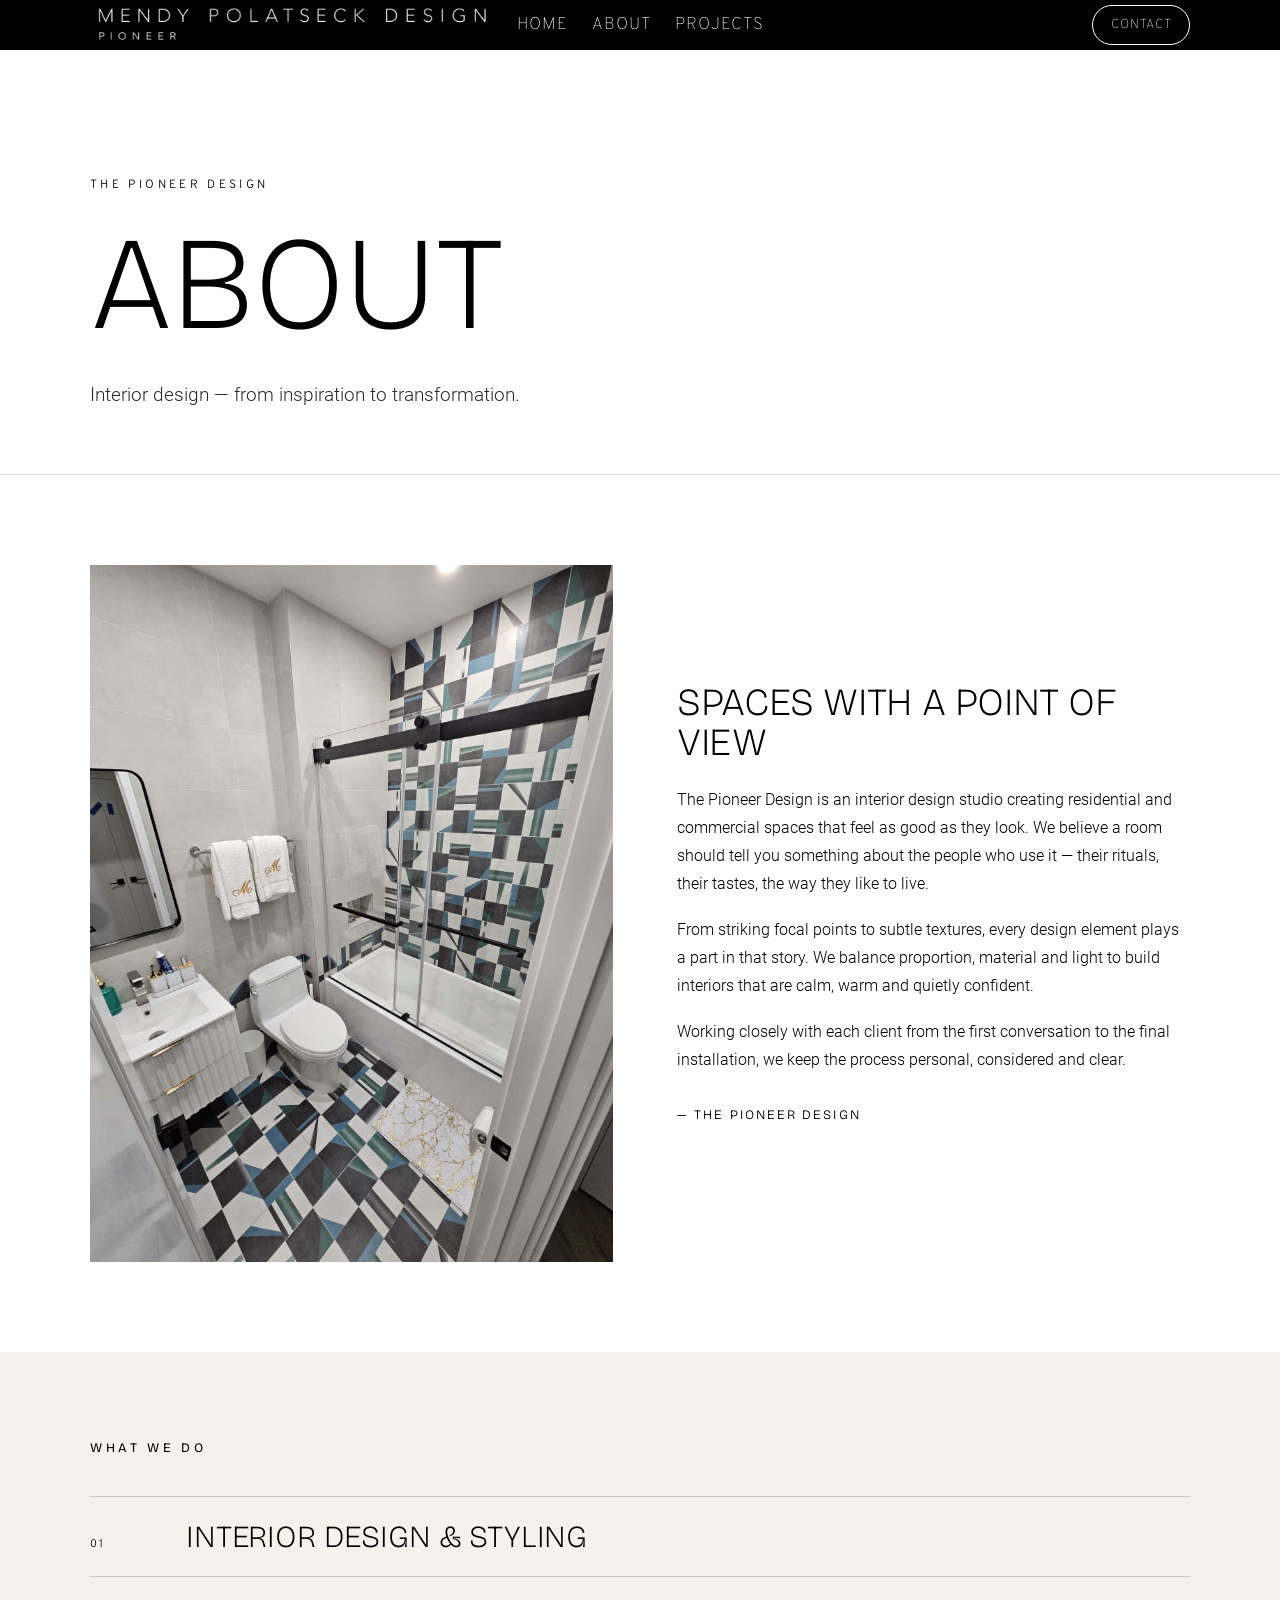
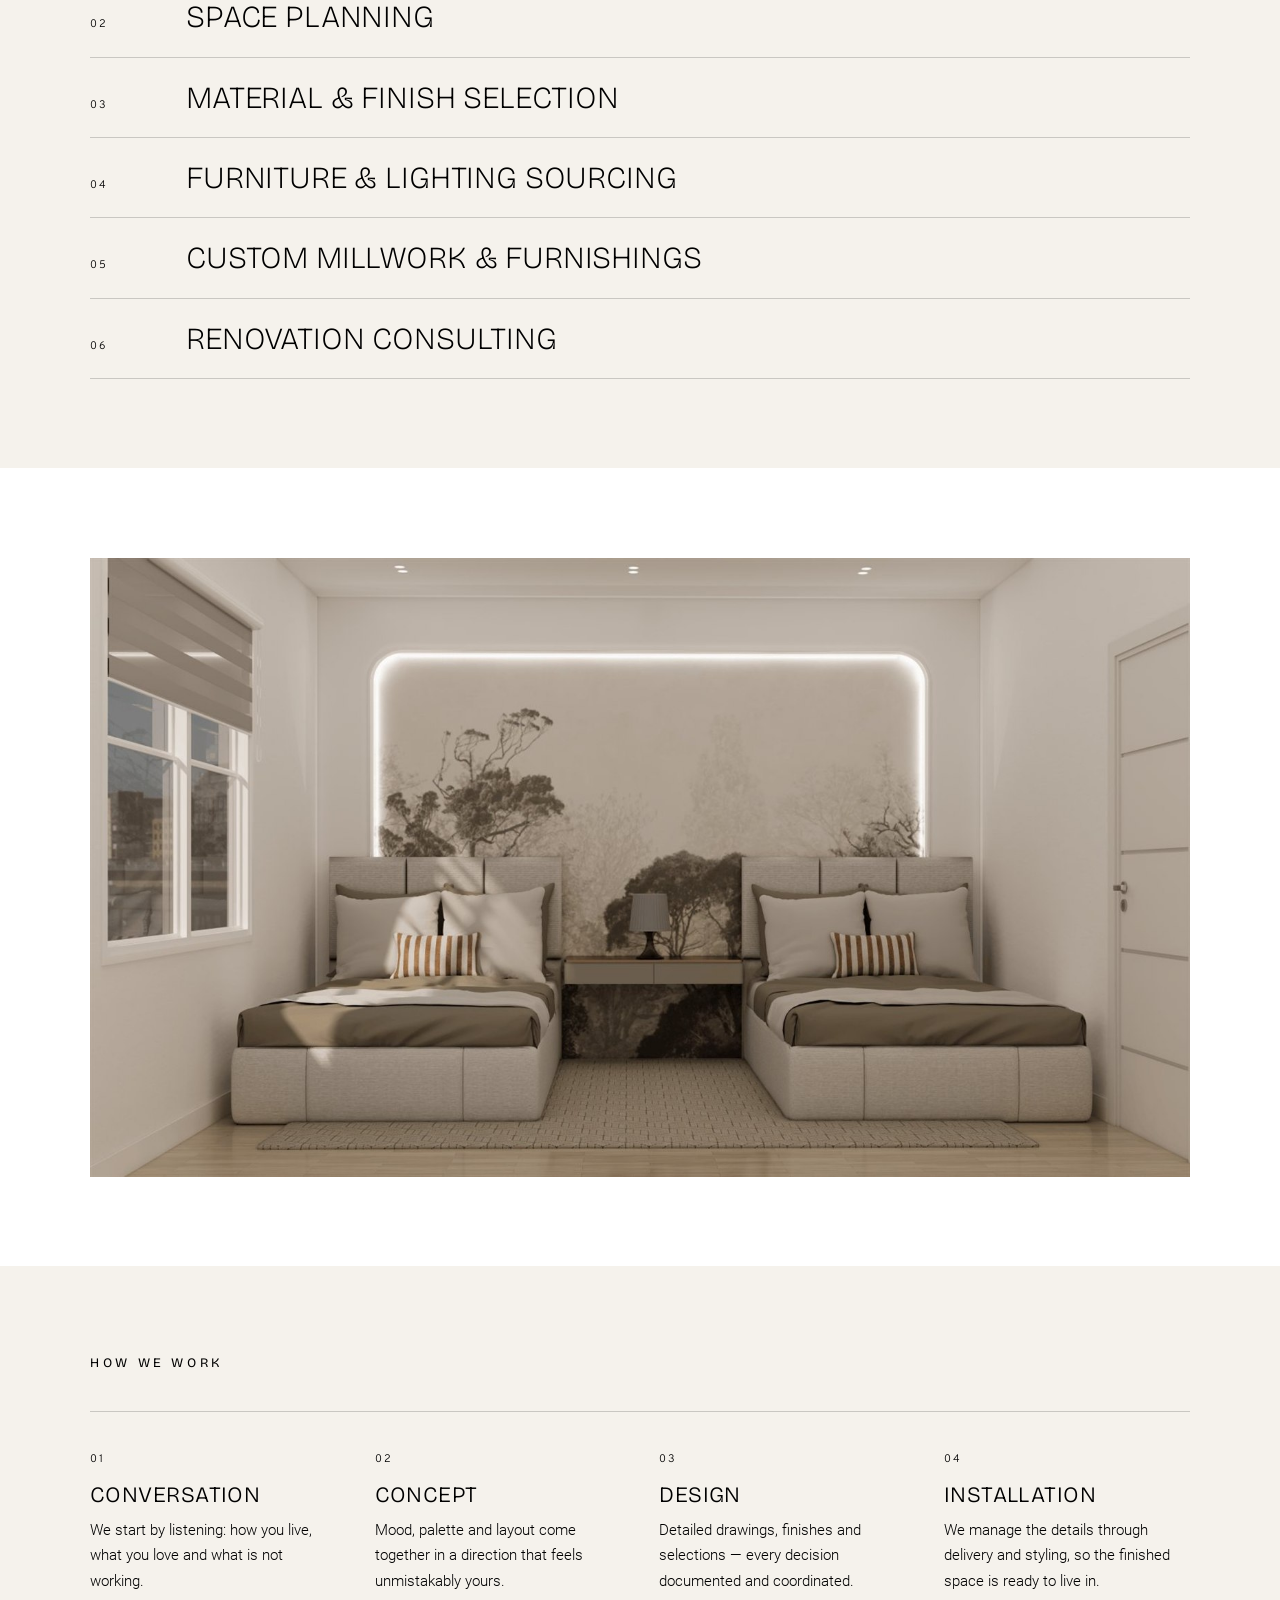
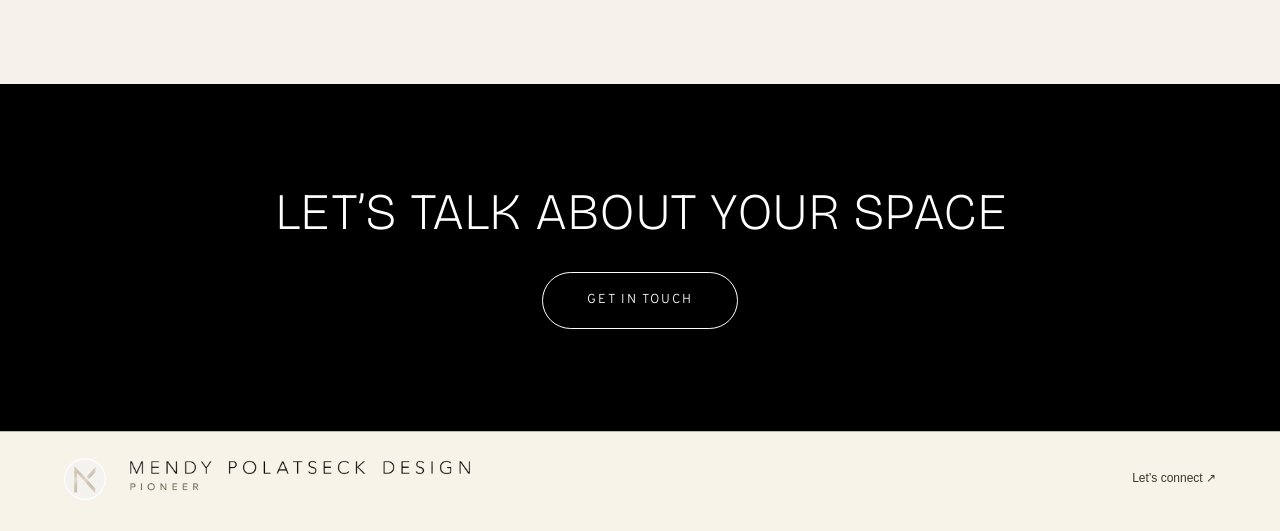
<file: about.html>
<!DOCTYPE html>
<html lang="en">
<head>
	<meta charset="UTF-8" />
	<meta name="viewport" content="width=device-width, initial-scale=1" />
<meta name='robots' content='max-image-preview:large' />

<!-- Async WordPress.com Remote Login -->

<title>ABOUT &#8211; Interior Design</title>





	
	<style id="wp-img-auto-sizes-contain-inline-css">
img:is([sizes=auto i],[sizes^="auto," i]){contain-intrinsic-size:3000px 1500px}
/*# sourceURL=wp-img-auto-sizes-contain-inline-css */
</style>
<style id="wp-block-site-logo-inline-css">
.wp-block-site-logo{box-sizing:border-box;line-height:0}.wp-block-site-logo a{display:inline-block;line-height:0}.wp-block-site-logo.is-default-size img{height:auto;width:120px}.wp-block-site-logo img{height:auto;max-width:100%}.wp-block-site-logo a,.wp-block-site-logo img{border-radius:inherit}.wp-block-site-logo.aligncenter{margin-left:auto;margin-right:auto;text-align:center}:root :where(.wp-block-site-logo.is-style-rounded){border-radius:9999px}
/*# sourceURL=/wp-content/plugins/gutenberg-core/v24.2.0/build/styles/block-library/site-logo/style.min.css */
</style>
<style id="wp-block-spacer-inline-css">
.wp-block-spacer{clear:both}
/*# sourceURL=/wp-content/plugins/gutenberg-core/v24.2.0/build/styles/block-library/spacer/style.min.css */
</style>
<style id="wp-block-navigation-link-inline-css">
.wp-block-navigation .wp-block-navigation-item__label{overflow-wrap:break-word}.wp-block-navigation .wp-block-navigation-item__description{display:none}.link-ui-tools{outline:1px solid #f0f0f0;padding:8px}.link-ui-block-inserter{padding-top:8px}.link-ui-block-inserter__back{margin-left:8px;text-transform:uppercase}
/*# sourceURL=/wp-content/plugins/gutenberg-core/v24.2.0/build/styles/block-library/navigation-link/style.min.css */
</style>
<link rel='stylesheet' id='all-css-8-1' href="assets/css/bc12b249a20d011b2ad8f33aab944054f724f6b4.css" type='text/css' media='all' />
<style id="wp-block-group-inline-css">
.wp-block-group{box-sizing:border-box}:where(.wp-block-group.wp-block-group-is-layout-constrained){position:relative}
/*# sourceURL=/wp-content/plugins/gutenberg-core/v24.2.0/build/styles/block-library/group/style.min.css */
</style>
<style id="wp-block-button-inline-css">
.wp-block-button__link{align-content:center;box-sizing:border-box;cursor:pointer;display:inline-block;height:100%;overflow-wrap:anywhere;text-align:center;word-break:normal}.wp-block-button__link.aligncenter{text-align:center}.wp-block-button__link.alignright{text-align:right}:where(.wp-block-button__link){border-radius:9999px;box-shadow:none;padding:calc(.667em + 2px) calc(1.333em + 2px);text-decoration:none}.wp-block-button[style*=text-decoration] .wp-block-button__link{text-decoration:inherit}.wp-block-buttons>.wp-block-button.has-custom-width{max-width:none}.wp-block-buttons>.wp-block-button.has-custom-width .wp-block-button__link{width:100%}.wp-block-buttons>.wp-block-button.has-custom-font-size .wp-block-button__link{font-size:inherit}.wp-block-buttons>.wp-block-button[class*=wp-block-button__width]{width:calc(var(--wp--block-button--width)*1% - var(--wp--style--block-gap, .5em)*(1 - var(--wp--block-button--width)/100))}.wp-block-buttons>.wp-block-button.wp-block-button__width-25{width:calc(25% - var(--wp--style--block-gap, .5em)*.75)}.wp-block-buttons>.wp-block-button.wp-block-button__width-50{width:calc(50% - var(--wp--style--block-gap, .5em)*.5)}.wp-block-buttons>.wp-block-button.wp-block-button__width-75{width:calc(75% - var(--wp--style--block-gap, .5em)*.25)}.wp-block-buttons>.wp-block-button.wp-block-button__width-100{flex-basis:100%;width:100%}.wp-block-buttons.is-vertical>.wp-block-button[class*=wp-block-button__width]{width:calc(var(--wp--block-button--width)*1%)}.wp-block-buttons.is-vertical>.wp-block-button.wp-block-button__width-25{width:25%}.wp-block-buttons.is-vertical>.wp-block-button.wp-block-button__width-50{width:50%}.wp-block-buttons.is-vertical>.wp-block-button.wp-block-button__width-75{width:75%}.wp-block-button.is-style-squared,.wp-block-button__link.wp-block-button.is-style-squared{border-radius:0}.wp-block-button.no-border-radius,.wp-block-button__link.no-border-radius{border-radius:0!important}:root :where(.wp-block-button .wp-block-button__link.is-style-outline),:root :where(.wp-block-button.is-style-outline>.wp-block-button__link){border:2px solid;padding:.667em 1.333em}:root :where(.wp-block-button .wp-block-button__link.is-style-outline:not(.has-text-color)),:root :where(.wp-block-button.is-style-outline>.wp-block-button__link:not(.has-text-color)){color:currentColor}:root :where(.wp-block-button .wp-block-button__link.is-style-outline:not(.has-background)),:root :where(.wp-block-button.is-style-outline>.wp-block-button__link:not(.has-background)){background-color:transparent;background-image:none}
/*# sourceURL=/wp-content/plugins/gutenberg-core/v24.2.0/build/styles/block-library/button/style.min.css */
</style>
<style id="wp-block-buttons-inline-css">
.wp-block-buttons{box-sizing:border-box}.wp-block-buttons.is-vertical{flex-direction:column}.wp-block-buttons.is-vertical>.wp-block-button:last-child{margin-bottom:0}.wp-block-buttons>.wp-block-button{display:inline-block;margin:0}.wp-block-buttons.is-content-justification-left{justify-content:flex-start}.wp-block-buttons.is-content-justification-left.is-vertical{align-items:flex-start}.wp-block-buttons.is-content-justification-center{justify-content:center}.wp-block-buttons.is-content-justification-center.is-vertical{align-items:center}.wp-block-buttons.is-content-justification-right{justify-content:flex-end}.wp-block-buttons.is-content-justification-right.is-vertical{align-items:flex-end}.wp-block-buttons.is-content-justification-space-between{justify-content:space-between}.wp-block-buttons.aligncenter{text-align:center}.wp-block-buttons:not(.is-content-justification-space-between,.is-content-justification-right,.is-content-justification-left,.is-content-justification-center) .wp-block-button.aligncenter{margin-left:auto;margin-right:auto;width:100%}.wp-block-buttons[style*=text-decoration] .wp-block-button,.wp-block-buttons[style*=text-decoration] .wp-block-button__link{text-decoration:inherit}.wp-block-buttons.has-custom-font-size .wp-block-button__link{font-size:inherit}.wp-block-buttons .wp-block-button__link{width:100%}.wp-block-button.aligncenter{text-align:center}
/*# sourceURL=/wp-content/plugins/gutenberg-core/v24.2.0/build/styles/block-library/buttons/style.min.css */
</style>
<style id="wp-block-image-inline-css">
.wp-block-image>a,.wp-block-image>figure>a{color:inherit;display:inline-block}.wp-block-image img{box-sizing:border-box;height:auto;max-width:100%;vertical-align:bottom}@media not (prefers-reduced-motion){.wp-block-image img.hide{visibility:hidden}.wp-block-image img.show{animation:show-content-image .4s}}.wp-block-image[style*=border-radius] img,.wp-block-image[style*=border-radius]>a{border-radius:inherit}.wp-block-image.has-custom-border img{box-sizing:border-box}.wp-block-image.aligncenter{text-align:center}.wp-block-image.alignfull>a,.wp-block-image.alignwide>a{width:100%}.wp-block-image.alignfull img,.wp-block-image.alignwide img{height:auto;width:100%}.wp-block-image .aligncenter,.wp-block-image .alignleft,.wp-block-image .alignright,.wp-block-image.aligncenter,.wp-block-image.alignleft,.wp-block-image.alignright{display:table}.wp-block-image .aligncenter>figcaption,.wp-block-image .alignleft>figcaption,.wp-block-image .alignright>figcaption,.wp-block-image.aligncenter>figcaption,.wp-block-image.alignleft>figcaption,.wp-block-image.alignright>figcaption{caption-side:bottom;display:table-caption}.wp-block-image .alignleft{float:left;margin:.5em 1em .5em 0}.wp-block-image .alignright{float:right;margin:.5em 0 .5em 1em}.wp-block-image .aligncenter{margin-left:auto;margin-right:auto}.wp-block-image :where(figcaption){margin-bottom:1em;margin-top:.5em}.wp-block-image.is-style-circle-mask img{border-radius:9999px}@supports (mask-image:none) or (-webkit-mask-image:none){.wp-block-image.is-style-circle-mask img{border-radius:0;mask-image:url("data:image/svg+xml;charset=utf-8,%3Csvg xmlns='http://www.w3.org/2000/svg' viewBox='0 0 100 100'%3E%3Ccircle cx='50' cy='50' r='50'/%3E%3C/svg%3E");mask-mode:alpha;mask-position:center;mask-repeat:no-repeat;mask-size:contain}}:root :where(.wp-block-image.is-style-rounded img,.wp-block-image .is-style-rounded img){border-radius:9999px}.wp-block-image figure{margin:0}.wp-lightbox-container{display:flex;flex-direction:column;position:relative}.wp-lightbox-container img{cursor:zoom-in}.wp-lightbox-container:has(img:hover) button{opacity:1}.wp-lightbox-container button{align-items:center;backdrop-filter:blur(16px) saturate(180%);background-color:rgba(90,90,90,.25);border:none;border-radius:4px;cursor:zoom-in;display:flex;height:20px;justify-content:center;opacity:0;padding:0;position:absolute;right:16px;text-align:center;top:16px;width:20px;z-index:100}@media not (prefers-reduced-motion){.wp-lightbox-container button{transition:opacity .2s ease}}.wp-lightbox-container button:focus-visible{outline:3px auto rgba(90,90,90,.25);outline:3px auto -webkit-focus-ring-color;outline-offset:3px}.wp-lightbox-container button:hover{cursor:pointer;opacity:1}.wp-lightbox-container button:focus{opacity:1}.wp-lightbox-container button:focus,.wp-lightbox-container button:hover,.wp-lightbox-container button:not(:hover):not(:active):not(.has-background){background-color:rgba(90,90,90,.25);border:none}.wp-lightbox-overlay{box-sizing:border-box;cursor:zoom-out;height:100vh;left:0;overflow:hidden;position:fixed;top:0;visibility:hidden;width:100%;z-index:100000}.wp-lightbox-overlay .wp-lightbox-close-button{align-items:center;cursor:pointer;display:flex;font-family:inherit;gap:8px;justify-content:center;line-height:1;min-height:40px;min-width:40px;padding:0 4px;position:absolute;right:calc(env(safe-area-inset-right) + 16px);top:calc(env(safe-area-inset-top) + 16px);z-index:5000000}.wp-lightbox-overlay .wp-lightbox-close-button:focus,.wp-lightbox-overlay .wp-lightbox-close-button:hover,.wp-lightbox-overlay .wp-lightbox-close-button:not(:hover):not(:active):not(.has-background){background:none;border:none}.wp-lightbox-overlay .wp-lightbox-close-button:has(.wp-lightbox-close-text:not([hidden])) .wp-lightbox-close-icon svg{height:1em;width:1em}.wp-lightbox-overlay .wp-lightbox-close-icon svg{display:block}.wp-lightbox-overlay .wp-lightbox-navigation-button-next,.wp-lightbox-overlay .wp-lightbox-navigation-button-prev{align-items:center;bottom:16px;cursor:pointer;display:flex;font-family:inherit;gap:4px;justify-content:center;line-height:1;min-height:40px;min-width:40px;padding:0 8px;position:absolute;z-index:2000002}.wp-lightbox-overlay .wp-lightbox-navigation-button-next[hidden],.wp-lightbox-overlay .wp-lightbox-navigation-button-prev[hidden]{display:none}@media (min-width:960px){.wp-lightbox-overlay .wp-lightbox-navigation-button-next,.wp-lightbox-overlay .wp-lightbox-navigation-button-prev{bottom:50%;transform:translateY(-50%)}}.wp-lightbox-overlay .wp-lightbox-navigation-button-next:focus,.wp-lightbox-overlay .wp-lightbox-navigation-button-next:hover,.wp-lightbox-overlay .wp-lightbox-navigation-button-next:not(:hover):not(:active):not(.has-background),.wp-lightbox-overlay .wp-lightbox-navigation-button-prev:focus,.wp-lightbox-overlay .wp-lightbox-navigation-button-prev:hover,.wp-lightbox-overlay .wp-lightbox-navigation-button-prev:not(:hover):not(:active):not(.has-background){background:none;border:none;padding:0 8px}.wp-lightbox-overlay .wp-lightbox-navigation-button-next:has(.wp-lightbox-navigation-text:not([hidden])) .wp-lightbox-navigation-icon svg,.wp-lightbox-overlay .wp-lightbox-navigation-button-prev:has(.wp-lightbox-navigation-text:not([hidden])) .wp-lightbox-navigation-icon svg{display:block;height:1.5em;width:1.5em}.wp-lightbox-overlay .wp-lightbox-navigation-button-prev{left:calc(env(safe-area-inset-left) + 16px)}.wp-lightbox-overlay .wp-lightbox-navigation-button-next{right:calc(env(safe-area-inset-right) + 16px)}.wp-lightbox-overlay .wp-lightbox-navigation-icon svg{vertical-align:middle}.wp-lightbox-overlay .lightbox-image-container{cursor:default;height:var(--wp--lightbox-container-height);left:50%;overflow:hidden;position:absolute;top:50%;transform:translate(-50%,-50%);transform-origin:top left;width:var(--wp--lightbox-container-width);z-index:2000001}.wp-lightbox-overlay .wp-block-image{align-items:center;box-sizing:border-box;display:flex;height:100%;justify-content:center;margin:0;position:relative;transform-origin:0 0;width:100%;z-index:3000000}.wp-lightbox-overlay .wp-block-image img{height:var(--wp--lightbox-image-height);min-height:var(--wp--lightbox-image-height);min-width:var(--wp--lightbox-image-width);width:var(--wp--lightbox-image-width)}.wp-lightbox-overlay .wp-block-image figcaption{display:none}.wp-lightbox-overlay .lightbox-thumbnail-container{--wp--lightbox-image-width:var(--wp--lightbox-thumbnail-width);--wp--lightbox-image-height:var(--wp--lightbox-thumbnail-height)}.wp-lightbox-overlay button{background:none;border:none}.wp-lightbox-overlay .scrim{background-color:#fff;height:100%;opacity:.9;position:absolute;width:100%;z-index:2000000}.wp-lightbox-overlay.active{visibility:visible}@media not (prefers-reduced-motion){.wp-lightbox-overlay.active{animation:turn-on-visibility .25s both}.wp-lightbox-overlay.active img{animation:turn-on-visibility .35s both}.wp-lightbox-overlay.show-closing-animation:not(.active){animation:turn-off-visibility .35s both}.wp-lightbox-overlay.show-closing-animation:not(.active) img{animation:turn-off-visibility .25s both}.wp-lightbox-overlay.zoom.active{animation:none;opacity:1;visibility:visible}.wp-lightbox-overlay.zoom.active .lightbox-image-container{animation:lightbox-zoom-in .4s}.wp-lightbox-overlay.zoom.active .lightbox-image-container img{animation:none}.wp-lightbox-overlay.zoom.active .scrim{animation:turn-on-visibility .4s forwards}.wp-lightbox-overlay.zoom.show-closing-animation:not(.active){animation:none}.wp-lightbox-overlay.zoom.show-closing-animation:not(.active) .lightbox-image-container{animation:lightbox-zoom-out .4s}.wp-lightbox-overlay.zoom.show-closing-animation:not(.active) .lightbox-image-container img{animation:none}.wp-lightbox-overlay.zoom.show-closing-animation:not(.active) .scrim{animation:turn-off-visibility .4s forwards}}@keyframes show-content-image{0%{visibility:hidden}99%{visibility:hidden}to{visibility:visible}}@keyframes turn-on-visibility{0%{opacity:0}to{opacity:1}}@keyframes turn-off-visibility{0%{opacity:1;visibility:visible}99%{opacity:0;visibility:visible}to{opacity:0;visibility:hidden}}@keyframes lightbox-zoom-in{0%{clip-path:var(--wp--lightbox-initial-clip);transform:translate(calc((-100vw + var(--wp--lightbox-scrollbar-width))/2 + var(--wp--lightbox-initial-left-position)),calc(-50vh + var(--wp--lightbox-initial-top-position))) scale(var(--wp--lightbox-scale))}to{clip-path:inset(0);transform:translate(-50%,-50%) scale(1)}}@keyframes lightbox-zoom-out{0%{clip-path:inset(0);transform:translate(-50%,-50%) scale(1);visibility:visible}99%{visibility:visible}to{clip-path:var(--wp--lightbox-initial-clip);transform:translate(calc((-100vw + var(--wp--lightbox-scrollbar-width))/2 + var(--wp--lightbox-initial-left-position)),calc(-50vh + var(--wp--lightbox-initial-top-position))) scale(var(--wp--lightbox-scale));visibility:hidden}}
/*# sourceURL=/wp-content/plugins/gutenberg-core/v24.2.0/build/styles/block-library/image/style.min.css */
</style>
<style id="wp-block-heading-inline-css">
h1:where(.wp-block-heading).has-background,h2:where(.wp-block-heading).has-background,h3:where(.wp-block-heading).has-background,h4:where(.wp-block-heading).has-background,h5:where(.wp-block-heading).has-background,h6:where(.wp-block-heading).has-background{padding:var(--wp--style--block-background-padding,1.25em 2.375em)}h1.has-text-align-left[style*=writing-mode]:where([style*=vertical-lr]),h1.has-text-align-right[style*=writing-mode]:where([style*=vertical-rl]),h2.has-text-align-left[style*=writing-mode]:where([style*=vertical-lr]),h2.has-text-align-right[style*=writing-mode]:where([style*=vertical-rl]),h3.has-text-align-left[style*=writing-mode]:where([style*=vertical-lr]),h3.has-text-align-right[style*=writing-mode]:where([style*=vertical-rl]),h4.has-text-align-left[style*=writing-mode]:where([style*=vertical-lr]),h4.has-text-align-right[style*=writing-mode]:where([style*=vertical-rl]),h5.has-text-align-left[style*=writing-mode]:where([style*=vertical-lr]),h5.has-text-align-right[style*=writing-mode]:where([style*=vertical-rl]),h6.has-text-align-left[style*=writing-mode]:where([style*=vertical-lr]),h6.has-text-align-right[style*=writing-mode]:where([style*=vertical-rl]){rotate:180deg}
/*# sourceURL=/wp-content/plugins/gutenberg-core/v24.2.0/build/styles/block-library/heading/style.min.css */
</style>
<style id="wp-block-paragraph-inline-css">
.is-small-text{font-size:.875em}.is-regular-text{font-size:1em}.is-large-text{font-size:2.25em}.is-larger-text{font-size:3em}.has-drop-cap:not(:focus):first-letter{float:left;font-size:8.4em;font-style:normal;font-weight:100;line-height:.68;margin:.05em .1em 0 0;text-transform:uppercase}body.rtl .has-drop-cap:not(:focus):first-letter{float:none;margin-left:.1em}p.has-drop-cap.has-background{overflow:hidden}:root :where(p.has-background){padding:var(--wp--style--block-background-padding,1.25em 2.375em)}:where(p.has-text-color:not(.has-link-color)) a{color:inherit}p.has-text-align-left[style*="writing-mode:vertical-lr"],p.has-text-align-right[style*="writing-mode:vertical-rl"]{rotate:180deg}
/*# sourceURL=/wp-content/plugins/gutenberg-core/v24.2.0/build/styles/block-library/paragraph/style.min.css */
</style>
<style id="jetpack-block-tiled-gallery-inline-css">
:is(.wp-block-jetpack-tiled-gallery .is-style-circle,.wp-block-jetpack-tiled-gallery.is-style-circle) .tiled-gallery__item img{border-radius:50%}:is(.wp-block-jetpack-tiled-gallery .is-style-circle,.wp-block-jetpack-tiled-gallery .is-style-square,.wp-block-jetpack-tiled-gallery.is-style-circle,.wp-block-jetpack-tiled-gallery.is-style-square) .tiled-gallery__row{flex-grow:1;width:100%}:is(.wp-block-jetpack-tiled-gallery .is-style-circle,.wp-block-jetpack-tiled-gallery .is-style-square,.wp-block-jetpack-tiled-gallery.is-style-circle,.wp-block-jetpack-tiled-gallery.is-style-square) .tiled-gallery__row.columns-1 .tiled-gallery__col{width:100%}:is(.wp-block-jetpack-tiled-gallery .is-style-circle,.wp-block-jetpack-tiled-gallery .is-style-square,.wp-block-jetpack-tiled-gallery.is-style-circle,.wp-block-jetpack-tiled-gallery.is-style-square) .tiled-gallery__row.columns-2 .tiled-gallery__col{width:calc(50% - 2px)}:is(.wp-block-jetpack-tiled-gallery .is-style-circle,.wp-block-jetpack-tiled-gallery .is-style-square,.wp-block-jetpack-tiled-gallery.is-style-circle,.wp-block-jetpack-tiled-gallery.is-style-square) .tiled-gallery__row.columns-3 .tiled-gallery__col{width:calc(33.33333% - 2.66667px)}:is(.wp-block-jetpack-tiled-gallery .is-style-circle,.wp-block-jetpack-tiled-gallery .is-style-square,.wp-block-jetpack-tiled-gallery.is-style-circle,.wp-block-jetpack-tiled-gallery.is-style-square) .tiled-gallery__row.columns-4 .tiled-gallery__col{width:calc(25% - 3px)}:is(.wp-block-jetpack-tiled-gallery .is-style-circle,.wp-block-jetpack-tiled-gallery .is-style-square,.wp-block-jetpack-tiled-gallery.is-style-circle,.wp-block-jetpack-tiled-gallery.is-style-square) .tiled-gallery__row.columns-5 .tiled-gallery__col{width:calc(20% - 3.2px)}:is(.wp-block-jetpack-tiled-gallery .is-style-circle,.wp-block-jetpack-tiled-gallery .is-style-square,.wp-block-jetpack-tiled-gallery.is-style-circle,.wp-block-jetpack-tiled-gallery.is-style-square) .tiled-gallery__row.columns-6 .tiled-gallery__col{width:calc(16.66667% - 3.33333px)}:is(.wp-block-jetpack-tiled-gallery .is-style-circle,.wp-block-jetpack-tiled-gallery .is-style-square,.wp-block-jetpack-tiled-gallery.is-style-circle,.wp-block-jetpack-tiled-gallery.is-style-square) .tiled-gallery__row.columns-7 .tiled-gallery__col{width:calc(14.28571% - 3.42857px)}:is(.wp-block-jetpack-tiled-gallery .is-style-circle,.wp-block-jetpack-tiled-gallery .is-style-square,.wp-block-jetpack-tiled-gallery.is-style-circle,.wp-block-jetpack-tiled-gallery.is-style-square) .tiled-gallery__row.columns-8 .tiled-gallery__col{width:calc(12.5% - 3.5px)}:is(.wp-block-jetpack-tiled-gallery .is-style-circle,.wp-block-jetpack-tiled-gallery .is-style-square,.wp-block-jetpack-tiled-gallery.is-style-circle,.wp-block-jetpack-tiled-gallery.is-style-square) .tiled-gallery__row.columns-9 .tiled-gallery__col{width:calc(11.11111% - 3.55556px)}:is(.wp-block-jetpack-tiled-gallery .is-style-circle,.wp-block-jetpack-tiled-gallery .is-style-square,.wp-block-jetpack-tiled-gallery.is-style-circle,.wp-block-jetpack-tiled-gallery.is-style-square) .tiled-gallery__row.columns-10 .tiled-gallery__col{width:calc(10% - 3.6px)}:is(.wp-block-jetpack-tiled-gallery .is-style-circle,.wp-block-jetpack-tiled-gallery .is-style-square,.wp-block-jetpack-tiled-gallery.is-style-circle,.wp-block-jetpack-tiled-gallery.is-style-square) .tiled-gallery__row.columns-11 .tiled-gallery__col{width:calc(9.09091% - 3.63636px)}:is(.wp-block-jetpack-tiled-gallery .is-style-circle,.wp-block-jetpack-tiled-gallery .is-style-square,.wp-block-jetpack-tiled-gallery.is-style-circle,.wp-block-jetpack-tiled-gallery.is-style-square) .tiled-gallery__row.columns-12 .tiled-gallery__col{width:calc(8.33333% - 3.66667px)}:is(.wp-block-jetpack-tiled-gallery .is-style-circle,.wp-block-jetpack-tiled-gallery .is-style-square,.wp-block-jetpack-tiled-gallery.is-style-circle,.wp-block-jetpack-tiled-gallery.is-style-square) .tiled-gallery__row.columns-13 .tiled-gallery__col{width:calc(7.69231% - 3.69231px)}:is(.wp-block-jetpack-tiled-gallery .is-style-circle,.wp-block-jetpack-tiled-gallery .is-style-square,.wp-block-jetpack-tiled-gallery.is-style-circle,.wp-block-jetpack-tiled-gallery.is-style-square) .tiled-gallery__row.columns-14 .tiled-gallery__col{width:calc(7.14286% - 3.71429px)}:is(.wp-block-jetpack-tiled-gallery .is-style-circle,.wp-block-jetpack-tiled-gallery .is-style-square,.wp-block-jetpack-tiled-gallery.is-style-circle,.wp-block-jetpack-tiled-gallery.is-style-square) .tiled-gallery__row.columns-15 .tiled-gallery__col{width:calc(6.66667% - 3.73333px)}:is(.wp-block-jetpack-tiled-gallery .is-style-circle,.wp-block-jetpack-tiled-gallery .is-style-square,.wp-block-jetpack-tiled-gallery.is-style-circle,.wp-block-jetpack-tiled-gallery.is-style-square) .tiled-gallery__row.columns-16 .tiled-gallery__col{width:calc(6.25% - 3.75px)}:is(.wp-block-jetpack-tiled-gallery .is-style-circle,.wp-block-jetpack-tiled-gallery .is-style-square,.wp-block-jetpack-tiled-gallery.is-style-circle,.wp-block-jetpack-tiled-gallery.is-style-square) .tiled-gallery__row.columns-17 .tiled-gallery__col{width:calc(5.88235% - 3.76471px)}:is(.wp-block-jetpack-tiled-gallery .is-style-circle,.wp-block-jetpack-tiled-gallery .is-style-square,.wp-block-jetpack-tiled-gallery.is-style-circle,.wp-block-jetpack-tiled-gallery.is-style-square) .tiled-gallery__row.columns-18 .tiled-gallery__col{width:calc(5.55556% - 3.77778px)}:is(.wp-block-jetpack-tiled-gallery .is-style-circle,.wp-block-jetpack-tiled-gallery .is-style-square,.wp-block-jetpack-tiled-gallery.is-style-circle,.wp-block-jetpack-tiled-gallery.is-style-square) .tiled-gallery__row.columns-19 .tiled-gallery__col{width:calc(5.26316% - 3.78947px)}:is(.wp-block-jetpack-tiled-gallery .is-style-circle,.wp-block-jetpack-tiled-gallery .is-style-square,.wp-block-jetpack-tiled-gallery.is-style-circle,.wp-block-jetpack-tiled-gallery.is-style-square) .tiled-gallery__row.columns-20 .tiled-gallery__col{width:calc(5% - 3.8px)}:is(.wp-block-jetpack-tiled-gallery .is-style-circle,.wp-block-jetpack-tiled-gallery .is-style-square,.wp-block-jetpack-tiled-gallery.is-style-circle,.wp-block-jetpack-tiled-gallery.is-style-square) .tiled-gallery__item img{aspect-ratio:1}:is(.wp-block-jetpack-tiled-gallery .is-style-columns,.wp-block-jetpack-tiled-gallery .is-style-rectangular,.wp-block-jetpack-tiled-gallery.is-style-columns,.wp-block-jetpack-tiled-gallery.is-style-rectangular) .tiled-gallery__item{display:flex}.wp-block-jetpack-tiled-gallery .has-rounded-corners-1 .tiled-gallery__item img{border-radius:1px}.wp-block-jetpack-tiled-gallery .has-rounded-corners-2 .tiled-gallery__item img{border-radius:2px}.wp-block-jetpack-tiled-gallery .has-rounded-corners-3 .tiled-gallery__item img{border-radius:3px}.wp-block-jetpack-tiled-gallery .has-rounded-corners-4 .tiled-gallery__item img{border-radius:4px}.wp-block-jetpack-tiled-gallery .has-rounded-corners-5 .tiled-gallery__item img{border-radius:5px}.wp-block-jetpack-tiled-gallery .has-rounded-corners-6 .tiled-gallery__item img{border-radius:6px}.wp-block-jetpack-tiled-gallery .has-rounded-corners-7 .tiled-gallery__item img{border-radius:7px}.wp-block-jetpack-tiled-gallery .has-rounded-corners-8 .tiled-gallery__item img{border-radius:8px}.wp-block-jetpack-tiled-gallery .has-rounded-corners-9 .tiled-gallery__item img{border-radius:9px}.wp-block-jetpack-tiled-gallery .has-rounded-corners-10 .tiled-gallery__item img{border-radius:10px}.wp-block-jetpack-tiled-gallery .has-rounded-corners-11 .tiled-gallery__item img{border-radius:11px}.wp-block-jetpack-tiled-gallery .has-rounded-corners-12 .tiled-gallery__item img{border-radius:12px}.wp-block-jetpack-tiled-gallery .has-rounded-corners-13 .tiled-gallery__item img{border-radius:13px}.wp-block-jetpack-tiled-gallery .has-rounded-corners-14 .tiled-gallery__item img{border-radius:14px}.wp-block-jetpack-tiled-gallery .has-rounded-corners-15 .tiled-gallery__item img{border-radius:15px}.wp-block-jetpack-tiled-gallery .has-rounded-corners-16 .tiled-gallery__item img{border-radius:16px}.wp-block-jetpack-tiled-gallery .has-rounded-corners-17 .tiled-gallery__item img{border-radius:17px}.wp-block-jetpack-tiled-gallery .has-rounded-corners-18 .tiled-gallery__item img{border-radius:18px}.wp-block-jetpack-tiled-gallery .has-rounded-corners-19 .tiled-gallery__item img{border-radius:19px}.wp-block-jetpack-tiled-gallery .has-rounded-corners-20 .tiled-gallery__item img{border-radius:20px}.tiled-gallery__gallery{display:flex;flex-wrap:wrap;padding:0;width:100%}.tiled-gallery__row{display:flex;flex-direction:row;justify-content:center;margin:0;width:100%}.tiled-gallery__row+.tiled-gallery__row{margin-top:4px}.tiled-gallery__col{display:flex;flex-direction:column;justify-content:center;margin:0}.tiled-gallery__col+.tiled-gallery__col{margin-inline-start:4px}.tiled-gallery__item{flex-grow:1;justify-content:center;margin:0;overflow:hidden;padding:0;position:relative}.tiled-gallery__item.filter__black-and-white{filter:grayscale(100%)}.tiled-gallery__item.filter__sepia{filter:sepia(100%)}.tiled-gallery__item.filter__1977{position:relative}.tiled-gallery__item.filter__1977 img{width:100%;z-index:1}.tiled-gallery__item.filter__1977:before{z-index:2}.tiled-gallery__item.filter__1977:after,.tiled-gallery__item.filter__1977:before{content:"";display:block;height:100%;left:0;pointer-events:none;position:absolute;top:0;width:100%}.tiled-gallery__item.filter__1977:after{z-index:3}.tiled-gallery__item.filter__1977{filter:contrast(1.1) brightness(1.1) saturate(1.3)}.tiled-gallery__item.filter__1977:after{background:#f36abc4d;mix-blend-mode:screen}.tiled-gallery__item.filter__clarendon{position:relative}.tiled-gallery__item.filter__clarendon img{width:100%;z-index:1}.tiled-gallery__item.filter__clarendon:before{z-index:2}.tiled-gallery__item.filter__clarendon:after,.tiled-gallery__item.filter__clarendon:before{content:"";display:block;height:100%;left:0;pointer-events:none;position:absolute;top:0;width:100%}.tiled-gallery__item.filter__clarendon:after{z-index:3}.tiled-gallery__item.filter__clarendon{filter:contrast(1.2) saturate(1.35)}.tiled-gallery__item.filter__clarendon:before{background:#7fbbe333;mix-blend-mode:overlay}.tiled-gallery__item.filter__gingham{position:relative}.tiled-gallery__item.filter__gingham img{width:100%;z-index:1}.tiled-gallery__item.filter__gingham:before{z-index:2}.tiled-gallery__item.filter__gingham:after,.tiled-gallery__item.filter__gingham:before{content:"";display:block;height:100%;left:0;pointer-events:none;position:absolute;top:0;width:100%}.tiled-gallery__item.filter__gingham:after{z-index:3}.tiled-gallery__item.filter__gingham{filter:brightness(1.05) hue-rotate(-10deg)}.tiled-gallery__item.filter__gingham:after{background:#e6e6fa;mix-blend-mode:soft-light}.tiled-gallery__item+.tiled-gallery__item{margin-top:4px}.tiled-gallery__item:focus-within{box-shadow:0 0 0 2px var(--wp-admin-theme-color);overflow:visible}.tiled-gallery__item>a,.tiled-gallery__item>a>img,.tiled-gallery__item>img{display:block;height:auto;margin:0;max-width:100%;object-fit:cover;object-position:center;padding:0;width:100%}.is-email .tiled-gallery__gallery{display:block}
/*# sourceURL=/wp-content/mu-plugins/jetpack-plugin/sun/_inc/blocks/tiled-gallery/view.css?minify=false */
</style>
<link rel='stylesheet' id='all-css-24-1' href="assets/css/7fa5db7b37bfeac8d48162f797baee49d9871f3e.css" type='text/css' media='all' />
<link rel='stylesheet' id='all-css-26-1' href="assets/css/9572b7730dfa8b4a9de2852f1eee0ab7fc9f8c76.css" type='text/css' media='all' />
<style id="wp-block-columns-inline-css">
.wp-block-columns{box-sizing:border-box;display:flex;flex-wrap:wrap!important}@media (min-width:782px){.wp-block-columns{flex-wrap:nowrap!important}}.wp-block-columns{align-items:normal!important}.wp-block-columns.are-vertically-aligned-top{align-items:flex-start}.wp-block-columns.are-vertically-aligned-center{align-items:center}.wp-block-columns.are-vertically-aligned-bottom{align-items:flex-end}@media (max-width:781px){.wp-block-columns:not(.is-not-stacked-on-mobile)>.wp-block-column{flex-basis:100%!important}}@media (min-width:782px){.wp-block-columns:not(.is-not-stacked-on-mobile)>.wp-block-column{flex-basis:0;flex-grow:1}.wp-block-columns:not(.is-not-stacked-on-mobile)>.wp-block-column[style*=flex-basis]{flex-grow:0}}.wp-block-columns.is-not-stacked-on-mobile{flex-wrap:nowrap!important}.wp-block-columns.is-not-stacked-on-mobile>.wp-block-column{flex-basis:0;flex-grow:1}.wp-block-columns.is-not-stacked-on-mobile>.wp-block-column[style*=flex-basis]{flex-grow:0}:where(.wp-block-columns){margin-bottom:1.75em}:where(.wp-block-columns.has-background){padding:var(--wp--style--block-background-padding,1.25em 2.375em)}.wp-block-column{flex-grow:1;min-width:0;overflow-wrap:break-word;word-break:normal}.wp-block-column.is-vertically-aligned-top{align-self:flex-start}.wp-block-column.is-vertically-aligned-center{align-self:center}.wp-block-column.is-vertically-aligned-bottom{align-self:flex-end}.wp-block-column.is-vertically-aligned-stretch{align-self:stretch}.wp-block-column.is-vertically-aligned-bottom,.wp-block-column.is-vertically-aligned-center,.wp-block-column.is-vertically-aligned-top{width:100%}
/*# sourceURL=/wp-content/plugins/gutenberg-core/v24.2.0/build/styles/block-library/columns/style.min.css */
</style>
<style id="jetpack-block-button-inline-css">
.amp-wp-article .wp-block-jetpack-button{color:#fff}.wp-block-jetpack-button.aligncenter,.wp-block-jetpack-button.alignleft,.wp-block-jetpack-button.alignright{display:block}.wp-block-jetpack-button.aligncenter{margin-left:auto;margin-right:auto}.wp-block-jetpack-button.alignleft{margin-right:auto}.wp-block-jetpack-button.alignright{margin-left:auto}.wp-block-jetpack-button{height:fit-content;margin:0;max-width:100%;width:fit-content}.wp-block-jetpack-button.is-style-outline>.wp-block-button__link{background-color:#0000;border:1px solid;color:currentColor}:where(.wp-block-jetpack-button:not(.is-style-outline) button){border:none}.wp-block-jetpack-button .spinner{display:none;fill:currentColor}.wp-block-jetpack-button .spinner svg{display:block}.wp-block-jetpack-button .is-submitting .spinner{display:inline}.wp-block-jetpack-button .is-visually-hidden{clip-path:inset(50%);height:1px;overflow:hidden;position:absolute;white-space:nowrap;width:1px}.wp-block-jetpack-button .disable-spinner .spinner{display:none}
/*# sourceURL=/wp-content/mu-plugins/jetpack-plugin/sun/_inc/blocks/button/view.css?minify=false */
</style>
<link rel='stylesheet' id='all-css-30-1' href="assets/css/40578947b23911b580a5b6af7406ac358ae3acd9.css" type='text/css' media='all' />
<link rel='stylesheet' id='all-css-32-1' href="assets/css/483c0e59a5370ff32614587400af4250e5203258.css" type='text/css' media='all' />
<style id="wp-block-library-inline-css">
:root{--wp-block-synced-color:#7a00df;--wp-block-synced-color--rgb:122,0,223;--wp-bound-block-color:var(--wp-block-synced-color);--wp-editor-canvas-background:#ddd;--wp-admin-theme-color:#3858e9;--wp-admin-theme-color--rgb:56,88,233;--wp-admin-theme-color-darker-10:#2145e6;--wp-admin-theme-color-darker-10--rgb:33.0384615385,68.7307692308,230.4615384615;--wp-admin-theme-color-darker-20:#183ad6;--wp-admin-theme-color-darker-20--rgb:23.6923076923,58.1538461538,214.3076923077;--wp-admin-border-width-focus:2px}@media (min-resolution:192dpi){:root{--wp-admin-border-width-focus:1.5px}}body.admin-color-fresh{--wp-admin-theme-color:#007cba;--wp-admin-theme-color--rgb:0,124,186;--wp-admin-theme-color-darker-10:#006ba1;--wp-admin-theme-color-darker-10--rgb:0,107,160.5;--wp-admin-theme-color-darker-20:#005a87;--wp-admin-theme-color-darker-20--rgb:0,90,135;--wp-admin-border-width-focus:2px}@media (min-resolution:192dpi){body.admin-color-fresh{--wp-admin-border-width-focus:1.5px}}.wp-element-button{cursor:pointer}:root .has-very-light-gray-background-color{background-color:#eee}:root .has-very-dark-gray-background-color{background-color:#313131}:root .has-very-light-gray-color{color:#eee}:root .has-very-dark-gray-color{color:#313131}:root .has-vivid-green-cyan-to-vivid-cyan-blue-gradient-background{background:linear-gradient(135deg,#00d084,#0693e3)}:root .has-purple-crush-gradient-background{background:linear-gradient(135deg,#34e2e4,#4721fb 50%,#ab1dfe)}:root .has-hazy-dawn-gradient-background{background:linear-gradient(135deg,#faaca8,#dad0ec)}:root .has-subdued-olive-gradient-background{background:linear-gradient(135deg,#fafae1,#67a671)}:root .has-atomic-cream-gradient-background{background:linear-gradient(135deg,#fdd79a,#004a59)}:root .has-nightshade-gradient-background{background:linear-gradient(135deg,#330968,#31cdcf)}:root .has-midnight-gradient-background{background:linear-gradient(135deg,#020381,#2874fc)}:root{--wp--preset--font-size--normal:16px;--wp--preset--font-size--huge:42px}.has-regular-font-size{font-size:1em}.has-larger-font-size{font-size:2.625em}.has-normal-font-size{font-size:var(--wp--preset--font-size--normal)}.has-huge-font-size{font-size:var(--wp--preset--font-size--huge)}:root .has-text-align-center{text-align:center}:root .has-text-align-left{text-align:left}:root .has-text-align-right{text-align:right}.has-fit-text{white-space:nowrap!important}#end-resizable-editor-section{display:none}.aligncenter{clear:both}.items-justified-left{justify-content:flex-start}.items-justified-center{justify-content:center}.items-justified-right{justify-content:flex-end}.items-justified-space-between{justify-content:space-between}.screen-reader-text{border:0;clip-path:inset(50%);height:1px;margin:-1px;overflow:hidden;overflow-wrap:normal!important;padding:0;position:absolute;width:1px;word-break:normal!important}.screen-reader-text:focus{background-color:#ddd;clip-path:none;color:#444;display:block;font-size:1em;height:auto;left:5px;line-height:normal;padding:15px 23px 14px;text-decoration:none;top:5px;width:auto;z-index:100000}html :where(.has-border-color){border-style:solid}html :where([style^=border-color],[style*=";border-color"],[style*="; border-color"]){border-style:solid}html :where([style^=border-top-color],[style*=";border-top-color"],[style*="; border-top-color"]){border-top-style:solid}html :where([style^=border-right-color],[style*=";border-right-color"],[style*="; border-right-color"]){border-right-style:solid}html :where([style^=border-bottom-color],[style*=";border-bottom-color"],[style*="; border-bottom-color"]){border-bottom-style:solid}html :where([style^=border-left-color],[style*=";border-left-color"],[style*="; border-left-color"]){border-left-style:solid}html :where([style^=border-width],[style*=";border-width"],[style*="; border-width"]){border-style:solid}html :where([style^=border-top-width],[style*=";border-top-width"],[style*="; border-top-width"]){border-top-style:solid}html :where([style^=border-right-width],[style*=";border-right-width"],[style*="; border-right-width"]){border-right-style:solid}html :where([style^=border-bottom-width],[style*=";border-bottom-width"],[style*="; border-bottom-width"]){border-bottom-style:solid}html :where([style^=border-left-width],[style*=";border-left-width"],[style*="; border-left-width"]){border-left-style:solid}html :where(img[class*=wp-image-]){height:auto;max-width:100%}:where(figure){margin:0 0 1em}html :where(.is-position-sticky){--wp-admin--admin-bar--position-offset:var(--wp-admin--admin-bar--height,0px)}@media screen and (max-width:600px){html :where(.is-position-sticky){--wp-admin--admin-bar--position-offset:0px}}@supports (not (-webkit-backdrop-filter:blur(1px))) and (not (-moz-appearance:none)){mtd[columnalign=right]{text-align:-webkit-right}mtd[columnalign=left]{text-align:-webkit-left}menclose[notation~=top]{border-top:.065em solid;padding-top:.1em}menclose[notation~=bottom]{border-bottom:.065em solid;padding-bottom:.1em}}
.has-text-align-justify {
	text-align:justify;
}
.has-text-align-justify{text-align:justify;}
/*# sourceURL=wp-block-library-inline-css */
</style>
<style id="global-styles-inline-css">
:root{--wp--preset--aspect-ratio--square: 1;--wp--preset--aspect-ratio--4-3: 4/3;--wp--preset--aspect-ratio--3-4: 3/4;--wp--preset--aspect-ratio--3-2: 3/2;--wp--preset--aspect-ratio--2-3: 2/3;--wp--preset--aspect-ratio--16-9: 16/9;--wp--preset--aspect-ratio--9-16: 9/16;--wp--preset--color--black: #000000;--wp--preset--color--cyan-bluish-gray: #abb8c3;--wp--preset--color--white: #ffffff;--wp--preset--color--pale-pink: #f78da7;--wp--preset--color--vivid-red: #cf2e2e;--wp--preset--color--luminous-vivid-orange: #ff6900;--wp--preset--color--luminous-vivid-amber: #fcb900;--wp--preset--color--light-green-cyan: #7bdcb5;--wp--preset--color--vivid-green-cyan: #00d084;--wp--preset--color--pale-cyan-blue: #8ed1fc;--wp--preset--color--vivid-cyan-blue: #0693e3;--wp--preset--color--vivid-purple: #9b51e0;--wp--preset--color--primary: #000000;--wp--preset--color--secondary: #000000;--wp--preset--color--foreground: #000000;--wp--preset--color--background: #ffffff;--wp--preset--color--tertiary: #f5f2ec;--wp--preset--gradient--vivid-cyan-blue-to-vivid-purple: linear-gradient(135deg,rgb(6,147,227) 0%,rgb(155,81,224) 100%);--wp--preset--gradient--light-green-cyan-to-vivid-green-cyan: linear-gradient(135deg,rgb(122,220,180) 0%,rgb(0,208,130) 100%);--wp--preset--gradient--luminous-vivid-amber-to-luminous-vivid-orange: linear-gradient(135deg,rgb(252,185,0) 0%,rgb(255,105,0) 100%);--wp--preset--gradient--luminous-vivid-orange-to-vivid-red: linear-gradient(135deg,rgb(255,105,0) 0%,rgb(207,46,46) 100%);--wp--preset--gradient--very-light-gray-to-cyan-bluish-gray: linear-gradient(135deg,rgb(238,238,238) 0%,rgb(169,184,195) 100%);--wp--preset--gradient--cool-to-warm-spectrum: linear-gradient(135deg,rgb(74,234,220) 0%,rgb(151,120,209) 20%,rgb(207,42,186) 40%,rgb(238,44,130) 60%,rgb(251,105,98) 80%,rgb(254,248,76) 100%);--wp--preset--gradient--blush-light-purple: linear-gradient(135deg,rgb(255,206,236) 0%,rgb(152,150,240) 100%);--wp--preset--gradient--blush-bordeaux: linear-gradient(135deg,rgb(254,205,165) 0%,rgb(254,45,45) 50%,rgb(107,0,62) 100%);--wp--preset--gradient--luminous-dusk: linear-gradient(135deg,rgb(255,203,112) 0%,rgb(199,81,192) 50%,rgb(65,88,208) 100%);--wp--preset--gradient--pale-ocean: linear-gradient(135deg,rgb(255,245,203) 0%,rgb(182,227,212) 50%,rgb(51,167,181) 100%);--wp--preset--gradient--electric-grass: linear-gradient(135deg,rgb(202,248,128) 0%,rgb(113,206,126) 100%);--wp--preset--gradient--midnight: linear-gradient(135deg,rgb(2,3,129) 0%,rgb(40,116,252) 100%);--wp--preset--font-size--small: clamp(0.825rem, 0.825rem + ((1vw - 0.2rem) * 0.488), 1.0625rem);--wp--preset--font-size--medium: clamp(1rem, 1rem + ((1vw - 0.2rem) * 0.513), 1.25rem);--wp--preset--font-size--large: clamp(1.75rem, 1.75rem + ((1vw - 0.2rem) * 0.513), 2rem);--wp--preset--font-size--x-large: clamp(2.5rem, 2.5rem + ((1vw - 0.2rem) * 1.026), 3rem);--wp--preset--font-family--albert-sans: 'Albert Sans', sans-serif;--wp--preset--font-family--alegreya: Alegreya, serif;--wp--preset--font-family--arvo: Arvo, serif;--wp--preset--font-family--bodoni-moda: 'Bodoni Moda', serif;--wp--preset--font-family--bricolage-grotesque: 'Bricolage Grotesque', sans-serif;--wp--preset--font-family--cabin: Cabin, sans-serif;--wp--preset--font-family--chivo: Chivo, sans-serif;--wp--preset--font-family--commissioner: Commissioner, sans-serif;--wp--preset--font-family--cormorant: Cormorant, serif;--wp--preset--font-family--courier-prime: 'Courier Prime', monospace;--wp--preset--font-family--crimson-pro: 'Crimson Pro', serif;--wp--preset--font-family--dm-mono: 'DM Mono', monospace;--wp--preset--font-family--dm-sans: 'DM Sans', sans-serif;--wp--preset--font-family--dm-serif-display: 'DM Serif Display', serif;--wp--preset--font-family--domine: Domine, serif;--wp--preset--font-family--eb-garamond: 'EB Garamond', serif;--wp--preset--font-family--epilogue: Epilogue, sans-serif;--wp--preset--font-family--fahkwang: Fahkwang, sans-serif;--wp--preset--font-family--figtree: Figtree, sans-serif;--wp--preset--font-family--fira-sans: 'Fira Sans', sans-serif;--wp--preset--font-family--fjalla-one: 'Fjalla One', sans-serif;--wp--preset--font-family--fraunces: Fraunces, serif;--wp--preset--font-family--gabarito: Gabarito, system-ui;--wp--preset--font-family--ibm-plex-mono: 'IBM Plex Mono', monospace;--wp--preset--font-family--ibm-plex-sans: 'IBM Plex Sans', sans-serif;--wp--preset--font-family--ibarra-real-nova: 'Ibarra Real Nova', serif;--wp--preset--font-family--instrument-serif: 'Instrument Serif', serif;--wp--preset--font-family--inter: Inter, sans-serif;--wp--preset--font-family--josefin-sans: 'Josefin Sans', sans-serif;--wp--preset--font-family--jost: Jost, sans-serif;--wp--preset--font-family--libre-baskerville: 'Libre Baskerville', serif;--wp--preset--font-family--libre-franklin: 'Libre Franklin', sans-serif;--wp--preset--font-family--literata: Literata, serif;--wp--preset--font-family--lora: Lora, serif;--wp--preset--font-family--merriweather: Merriweather, serif;--wp--preset--font-family--montserrat: Montserrat, sans-serif;--wp--preset--font-family--newsreader: Newsreader, serif;--wp--preset--font-family--noto-sans-mono: 'Noto Sans Mono', sans-serif;--wp--preset--font-family--nunito: Nunito, sans-serif;--wp--preset--font-family--open-sans: 'Open Sans', sans-serif;--wp--preset--font-family--overpass: Overpass, sans-serif;--wp--preset--font-family--pt-serif: 'PT Serif', serif;--wp--preset--font-family--petrona: Petrona, serif;--wp--preset--font-family--piazzolla: Piazzolla, serif;--wp--preset--font-family--playfair-display: 'Playfair Display', serif;--wp--preset--font-family--plus-jakarta-sans: 'Plus Jakarta Sans', sans-serif;--wp--preset--font-family--poppins: Poppins, sans-serif;--wp--preset--font-family--raleway: Raleway, sans-serif;--wp--preset--font-family--roboto: Roboto;--wp--preset--font-family--roboto-slab: 'Roboto Slab', serif;--wp--preset--font-family--rubik: Rubik;--wp--preset--font-family--rufina: Rufina, serif;--wp--preset--font-family--sora: Sora, sans-serif;--wp--preset--font-family--source-sans-3: 'Source Sans 3', sans-serif;--wp--preset--font-family--source-serif-4: 'Source Serif 4', serif;--wp--preset--font-family--space-mono: 'Space Mono', monospace;--wp--preset--font-family--syne: Syne, sans-serif;--wp--preset--font-family--texturina: Texturina, serif;--wp--preset--font-family--urbanist: Urbanist, sans-serif;--wp--preset--font-family--work-sans: 'Work Sans', sans-serif;--wp--preset--text-shadow--light: 0.05em 0.05em 0.1em rgba(0, 0, 0, 0.3);--wp--preset--text-shadow--strong: 0.1em 0.1em 0.25em rgba(0, 0, 0, 0.5);--wp--preset--spacing--20: 0.44rem;--wp--preset--spacing--30: 0.67rem;--wp--preset--spacing--40: 1rem;--wp--preset--spacing--50: 1.5rem;--wp--preset--spacing--60: 2.25rem;--wp--preset--spacing--70: 3.38rem;--wp--preset--spacing--80: 5.06rem;--wp--preset--shadow--natural: 6px 6px 9px rgba(0, 0, 0, 0.2);--wp--preset--shadow--deep: 12px 12px 50px rgba(0, 0, 0, 0.4);--wp--preset--shadow--sharp: 6px 6px 0px rgba(0, 0, 0, 0.2);--wp--preset--shadow--outlined: 6px 6px 0px -3px rgb(255, 255, 255), 6px 6px rgb(0, 0, 0);--wp--preset--shadow--crisp: 6px 6px 0px rgb(0, 0, 0);}.wp-block-button{--wp--preset--dimension--25: 25%;--wp--preset--dimension--50: 50%;--wp--preset--dimension--75: 75%;--wp--preset--dimension--100: 100%;}:root { --wp--style--global--content-size: 620px;--wp--style--global--wide-size: 1100px; }:where(body) { margin: 0; }.wp-site-blocks { padding-top: var(--wp--style--root--padding-top); padding-bottom: var(--wp--style--root--padding-bottom); }.has-global-padding { padding-right: var(--wp--style--root--padding-right); padding-left: var(--wp--style--root--padding-left); }.has-global-padding > .alignfull { margin-right: calc(var(--wp--style--root--padding-right) * -1); margin-left: calc(var(--wp--style--root--padding-left) * -1); }.has-global-padding :where(:not(.alignfull.is-layout-flow) > .has-global-padding:not(.wp-block-block, .alignfull)) { padding-right: 0; padding-left: 0; }.has-global-padding :where(:not(.alignfull.is-layout-flow) > .has-global-padding:not(.wp-block-block, .alignfull)) > .alignfull { margin-left: 0; margin-right: 0; }.wp-site-blocks > .alignleft { float: left; margin-right: 2em; }.wp-site-blocks > .alignright { float: right; margin-left: 2em; }.wp-site-blocks > .aligncenter { justify-content: center; margin-left: auto; margin-right: auto; }:where(.wp-site-blocks) > * { margin-block-start: 1.5rem; margin-block-end: 0; }:where(.wp-site-blocks) > :first-child { margin-block-start: 0; }:where(.wp-site-blocks) > :last-child { margin-block-end: 0; }:root { --wp--style--block-gap: 1.5rem; }:root :where(.is-layout-flow) > :first-child{margin-block-start: 0;}:root :where(.is-layout-flow) > :last-child{margin-block-end: 0;}:root :where(.is-layout-flow) > *{margin-block-start: 1.5rem;margin-block-end: 0;}:root :where(.is-layout-constrained) > :first-child{margin-block-start: 0;}:root :where(.is-layout-constrained) > :last-child{margin-block-end: 0;}:root :where(.is-layout-constrained) > *{margin-block-start: 1.5rem;margin-block-end: 0;}:root :where(.is-layout-flex){gap: 1.5rem;}:root :where(.is-layout-grid){gap: 1.5rem;}.is-layout-flow > .alignleft{float: left;margin-inline-start: 0;margin-inline-end: 2em;}.is-layout-flow > .alignright{float: right;margin-inline-start: 2em;margin-inline-end: 0;}.is-layout-flow > .aligncenter{margin-left: auto !important;margin-right: auto !important;}.is-layout-constrained > .alignleft{float: left;margin-inline-start: 0;margin-inline-end: 2em;}.is-layout-constrained > .alignright{float: right;margin-inline-start: 2em;margin-inline-end: 0;}.is-layout-constrained > .aligncenter{margin-left: auto !important;margin-right: auto !important;}.is-layout-constrained > :where(:not(.alignleft):not(.alignright):not(.alignfull)){max-width: var(--wp--style--global--content-size);margin-left: auto !important;margin-right: auto !important;}.is-layout-constrained > .alignwide{max-width: var(--wp--style--global--wide-size);}body .is-layout-flex{display: flex;}.is-layout-flex{flex-wrap: wrap;align-items: center;}.is-layout-flex > :is(*, div){margin: 0;}body .is-layout-grid{display: grid;}.is-layout-grid > :is(*, div){margin: 0;}body{background-color: var(--wp--preset--color--background);color: var(--wp--preset--color--foreground);font-family: var(--wp--preset--font-family--roboto);font-size: clamp(14px, 0.875rem + ((1vw - 3.2px) * 0.256), 16px);font-style: normal;font-weight: 300;line-height: 1.6;--wp--style--root--padding-top: 0px;--wp--style--root--padding-right: var(--wp--preset--spacing--50);--wp--style--root--padding-bottom: 0px;--wp--style--root--padding-left: var(--wp--preset--spacing--50);}a:where(:not(.wp-element-button)){color: var(--wp--preset--color--primary);}:root :where(a:where(:not(.wp-element-button)):hover){color: #545151;text-decoration: none;}h1, h2, h3, h4, h5, h6{font-family: var(--wp--preset--font-family--rubik);line-height: 1.125;}h1{font-family: Rubik;font-size: var(--wp--preset--font-size--x-large);text-transform: uppercase;}h2{font-family: Rubik;font-size: var(--wp--preset--font-size--large);text-transform: uppercase;}h3{font-family: Rubik;font-size: clamp(1.5rem, calc(1.5rem + ((1vw - 0.48rem) * 0.4808)), 1.75rem);text-transform: uppercase;}h4{font-family: Rubik;font-size: var(--wp--preset--font-size--medium);font-style: normal;text-transform: uppercase;}h5{font-family: Roboto;font-size: clamp(0.875rem, 0.875rem + ((1vw - 0.2rem) * 0.667), 1.2rem);font-style: normal;font-weight: 600;letter-spacing: 0.02em;text-transform: none;}h6{font-family: Roboto;font-size: 0.8rem;font-style: normal;font-weight: 400;letter-spacing: 1px;text-transform: uppercase;}:root :where(.wp-element-button, .wp-block-button__link){background-color: var(--wp--preset--color--primary);border-radius: 0.25rem;border-width: 0;color: var(--wp--preset--color--background);font-family: inherit;font-size: inherit;font-style: inherit;font-weight: inherit;letter-spacing: inherit;line-height: inherit;padding-top: calc(0.667em + 2px);padding-right: calc(1.333em + 2px);padding-bottom: calc(0.667em + 2px);padding-left: calc(1.333em + 2px);text-decoration: none;text-transform: inherit;}:root :where(.wp-element-button:hover, .wp-block-button__link:hover){background-color: var(--wp--preset--color--secondary);color: var(--wp--preset--color--background);}:root :where(.wp-element-button:focus, .wp-block-button__link:focus){background-color: var(--wp--preset--color--primary);color: var(--wp--preset--color--background);}:root :where(.wp-element-button:active, .wp-block-button__link:active){background-color: var(--wp--preset--color--primary);color: var(--wp--preset--color--background);}.has-black-color{color: var(--wp--preset--color--black) !important;}.has-cyan-bluish-gray-color{color: var(--wp--preset--color--cyan-bluish-gray) !important;}.has-white-color{color: var(--wp--preset--color--white) !important;}.has-pale-pink-color{color: var(--wp--preset--color--pale-pink) !important;}.has-vivid-red-color{color: var(--wp--preset--color--vivid-red) !important;}.has-luminous-vivid-orange-color{color: var(--wp--preset--color--luminous-vivid-orange) !important;}.has-luminous-vivid-amber-color{color: var(--wp--preset--color--luminous-vivid-amber) !important;}.has-light-green-cyan-color{color: var(--wp--preset--color--light-green-cyan) !important;}.has-vivid-green-cyan-color{color: var(--wp--preset--color--vivid-green-cyan) !important;}.has-pale-cyan-blue-color{color: var(--wp--preset--color--pale-cyan-blue) !important;}.has-vivid-cyan-blue-color{color: var(--wp--preset--color--vivid-cyan-blue) !important;}.has-vivid-purple-color{color: var(--wp--preset--color--vivid-purple) !important;}.has-primary-color{color: var(--wp--preset--color--primary) !important;}.has-secondary-color{color: var(--wp--preset--color--secondary) !important;}.has-foreground-color{color: var(--wp--preset--color--foreground) !important;}.has-background-color{color: var(--wp--preset--color--background) !important;}.has-tertiary-color{color: var(--wp--preset--color--tertiary) !important;}.has-black-background-color{background-color: var(--wp--preset--color--black) !important;}.has-cyan-bluish-gray-background-color{background-color: var(--wp--preset--color--cyan-bluish-gray) !important;}.has-white-background-color{background-color: var(--wp--preset--color--white) !important;}.has-pale-pink-background-color{background-color: var(--wp--preset--color--pale-pink) !important;}.has-vivid-red-background-color{background-color: var(--wp--preset--color--vivid-red) !important;}.has-luminous-vivid-orange-background-color{background-color: var(--wp--preset--color--luminous-vivid-orange) !important;}.has-luminous-vivid-amber-background-color{background-color: var(--wp--preset--color--luminous-vivid-amber) !important;}.has-light-green-cyan-background-color{background-color: var(--wp--preset--color--light-green-cyan) !important;}.has-vivid-green-cyan-background-color{background-color: var(--wp--preset--color--vivid-green-cyan) !important;}.has-pale-cyan-blue-background-color{background-color: var(--wp--preset--color--pale-cyan-blue) !important;}.has-vivid-cyan-blue-background-color{background-color: var(--wp--preset--color--vivid-cyan-blue) !important;}.has-vivid-purple-background-color{background-color: var(--wp--preset--color--vivid-purple) !important;}.has-primary-background-color{background-color: var(--wp--preset--color--primary) !important;}.has-secondary-background-color{background-color: var(--wp--preset--color--secondary) !important;}.has-foreground-background-color{background-color: var(--wp--preset--color--foreground) !important;}.has-background-background-color{background-color: var(--wp--preset--color--background) !important;}.has-tertiary-background-color{background-color: var(--wp--preset--color--tertiary) !important;}.has-black-border-color{border-color: var(--wp--preset--color--black) !important;}.has-cyan-bluish-gray-border-color{border-color: var(--wp--preset--color--cyan-bluish-gray) !important;}.has-white-border-color{border-color: var(--wp--preset--color--white) !important;}.has-pale-pink-border-color{border-color: var(--wp--preset--color--pale-pink) !important;}.has-vivid-red-border-color{border-color: var(--wp--preset--color--vivid-red) !important;}.has-luminous-vivid-orange-border-color{border-color: var(--wp--preset--color--luminous-vivid-orange) !important;}.has-luminous-vivid-amber-border-color{border-color: var(--wp--preset--color--luminous-vivid-amber) !important;}.has-light-green-cyan-border-color{border-color: var(--wp--preset--color--light-green-cyan) !important;}.has-vivid-green-cyan-border-color{border-color: var(--wp--preset--color--vivid-green-cyan) !important;}.has-pale-cyan-blue-border-color{border-color: var(--wp--preset--color--pale-cyan-blue) !important;}.has-vivid-cyan-blue-border-color{border-color: var(--wp--preset--color--vivid-cyan-blue) !important;}.has-vivid-purple-border-color{border-color: var(--wp--preset--color--vivid-purple) !important;}.has-primary-border-color{border-color: var(--wp--preset--color--primary) !important;}.has-secondary-border-color{border-color: var(--wp--preset--color--secondary) !important;}.has-foreground-border-color{border-color: var(--wp--preset--color--foreground) !important;}.has-background-border-color{border-color: var(--wp--preset--color--background) !important;}.has-tertiary-border-color{border-color: var(--wp--preset--color--tertiary) !important;}.has-vivid-cyan-blue-to-vivid-purple-gradient-background{background: var(--wp--preset--gradient--vivid-cyan-blue-to-vivid-purple) !important;}.has-light-green-cyan-to-vivid-green-cyan-gradient-background{background: var(--wp--preset--gradient--light-green-cyan-to-vivid-green-cyan) !important;}.has-luminous-vivid-amber-to-luminous-vivid-orange-gradient-background{background: var(--wp--preset--gradient--luminous-vivid-amber-to-luminous-vivid-orange) !important;}.has-luminous-vivid-orange-to-vivid-red-gradient-background{background: var(--wp--preset--gradient--luminous-vivid-orange-to-vivid-red) !important;}.has-very-light-gray-to-cyan-bluish-gray-gradient-background{background: var(--wp--preset--gradient--very-light-gray-to-cyan-bluish-gray) !important;}.has-cool-to-warm-spectrum-gradient-background{background: var(--wp--preset--gradient--cool-to-warm-spectrum) !important;}.has-blush-light-purple-gradient-background{background: var(--wp--preset--gradient--blush-light-purple) !important;}.has-blush-bordeaux-gradient-background{background: var(--wp--preset--gradient--blush-bordeaux) !important;}.has-luminous-dusk-gradient-background{background: var(--wp--preset--gradient--luminous-dusk) !important;}.has-pale-ocean-gradient-background{background: var(--wp--preset--gradient--pale-ocean) !important;}.has-electric-grass-gradient-background{background: var(--wp--preset--gradient--electric-grass) !important;}.has-midnight-gradient-background{background: var(--wp--preset--gradient--midnight) !important;}.has-small-font-size{font-size: var(--wp--preset--font-size--small) !important;}.has-medium-font-size{font-size: var(--wp--preset--font-size--medium) !important;}.has-large-font-size{font-size: var(--wp--preset--font-size--large) !important;}.has-x-large-font-size{font-size: var(--wp--preset--font-size--x-large) !important;}.has-albert-sans-font-family{font-family: var(--wp--preset--font-family--albert-sans) !important;}.has-alegreya-font-family{font-family: var(--wp--preset--font-family--alegreya) !important;}.has-arvo-font-family{font-family: var(--wp--preset--font-family--arvo) !important;}.has-bodoni-moda-font-family{font-family: var(--wp--preset--font-family--bodoni-moda) !important;}.has-bricolage-grotesque-font-family{font-family: var(--wp--preset--font-family--bricolage-grotesque) !important;}.has-cabin-font-family{font-family: var(--wp--preset--font-family--cabin) !important;}.has-chivo-font-family{font-family: var(--wp--preset--font-family--chivo) !important;}.has-commissioner-font-family{font-family: var(--wp--preset--font-family--commissioner) !important;}.has-cormorant-font-family{font-family: var(--wp--preset--font-family--cormorant) !important;}.has-courier-prime-font-family{font-family: var(--wp--preset--font-family--courier-prime) !important;}.has-crimson-pro-font-family{font-family: var(--wp--preset--font-family--crimson-pro) !important;}.has-dm-mono-font-family{font-family: var(--wp--preset--font-family--dm-mono) !important;}.has-dm-sans-font-family{font-family: var(--wp--preset--font-family--dm-sans) !important;}.has-dm-serif-display-font-family{font-family: var(--wp--preset--font-family--dm-serif-display) !important;}.has-domine-font-family{font-family: var(--wp--preset--font-family--domine) !important;}.has-eb-garamond-font-family{font-family: var(--wp--preset--font-family--eb-garamond) !important;}.has-epilogue-font-family{font-family: var(--wp--preset--font-family--epilogue) !important;}.has-fahkwang-font-family{font-family: var(--wp--preset--font-family--fahkwang) !important;}.has-figtree-font-family{font-family: var(--wp--preset--font-family--figtree) !important;}.has-fira-sans-font-family{font-family: var(--wp--preset--font-family--fira-sans) !important;}.has-fjalla-one-font-family{font-family: var(--wp--preset--font-family--fjalla-one) !important;}.has-fraunces-font-family{font-family: var(--wp--preset--font-family--fraunces) !important;}.has-gabarito-font-family{font-family: var(--wp--preset--font-family--gabarito) !important;}.has-ibm-plex-mono-font-family{font-family: var(--wp--preset--font-family--ibm-plex-mono) !important;}.has-ibm-plex-sans-font-family{font-family: var(--wp--preset--font-family--ibm-plex-sans) !important;}.has-ibarra-real-nova-font-family{font-family: var(--wp--preset--font-family--ibarra-real-nova) !important;}.has-instrument-serif-font-family{font-family: var(--wp--preset--font-family--instrument-serif) !important;}.has-inter-font-family{font-family: var(--wp--preset--font-family--inter) !important;}.has-josefin-sans-font-family{font-family: var(--wp--preset--font-family--josefin-sans) !important;}.has-jost-font-family{font-family: var(--wp--preset--font-family--jost) !important;}.has-libre-baskerville-font-family{font-family: var(--wp--preset--font-family--libre-baskerville) !important;}.has-libre-franklin-font-family{font-family: var(--wp--preset--font-family--libre-franklin) !important;}.has-literata-font-family{font-family: var(--wp--preset--font-family--literata) !important;}.has-lora-font-family{font-family: var(--wp--preset--font-family--lora) !important;}.has-merriweather-font-family{font-family: var(--wp--preset--font-family--merriweather) !important;}.has-montserrat-font-family{font-family: var(--wp--preset--font-family--montserrat) !important;}.has-newsreader-font-family{font-family: var(--wp--preset--font-family--newsreader) !important;}.has-noto-sans-mono-font-family{font-family: var(--wp--preset--font-family--noto-sans-mono) !important;}.has-nunito-font-family{font-family: var(--wp--preset--font-family--nunito) !important;}.has-open-sans-font-family{font-family: var(--wp--preset--font-family--open-sans) !important;}.has-overpass-font-family{font-family: var(--wp--preset--font-family--overpass) !important;}.has-pt-serif-font-family{font-family: var(--wp--preset--font-family--pt-serif) !important;}.has-petrona-font-family{font-family: var(--wp--preset--font-family--petrona) !important;}.has-piazzolla-font-family{font-family: var(--wp--preset--font-family--piazzolla) !important;}.has-playfair-display-font-family{font-family: var(--wp--preset--font-family--playfair-display) !important;}.has-plus-jakarta-sans-font-family{font-family: var(--wp--preset--font-family--plus-jakarta-sans) !important;}.has-poppins-font-family{font-family: var(--wp--preset--font-family--poppins) !important;}.has-raleway-font-family{font-family: var(--wp--preset--font-family--raleway) !important;}.has-roboto-font-family{font-family: var(--wp--preset--font-family--roboto) !important;}.has-roboto-slab-font-family{font-family: var(--wp--preset--font-family--roboto-slab) !important;}.has-rubik-font-family{font-family: var(--wp--preset--font-family--rubik) !important;}.has-rufina-font-family{font-family: var(--wp--preset--font-family--rufina) !important;}.has-sora-font-family{font-family: var(--wp--preset--font-family--sora) !important;}.has-source-sans-3-font-family{font-family: var(--wp--preset--font-family--source-sans-3) !important;}.has-source-serif-4-font-family{font-family: var(--wp--preset--font-family--source-serif-4) !important;}.has-space-mono-font-family{font-family: var(--wp--preset--font-family--space-mono) !important;}.has-syne-font-family{font-family: var(--wp--preset--font-family--syne) !important;}.has-texturina-font-family{font-family: var(--wp--preset--font-family--texturina) !important;}.has-urbanist-font-family{font-family: var(--wp--preset--font-family--urbanist) !important;}.has-work-sans-font-family{font-family: var(--wp--preset--font-family--work-sans) !important;}.has-light-text-shadow{text-shadow: var(--wp--preset--text-shadow--light) !important;}.has-strong-text-shadow{text-shadow: var(--wp--preset--text-shadow--strong) !important;}
:root :where(.wp-block-button .wp-block-button__link){background-color: var(--wp--preset--color--primary);border-radius: 2px;color: var(--wp--preset--color--background);font-size: 0.8rem;font-style: normal;font-weight: 500;letter-spacing: 1px;padding-top: var(--wp--preset--spacing--40);padding-right: var(--wp--preset--spacing--50);padding-bottom: var(--wp--preset--spacing--40);padding-left: var(--wp--preset--spacing--50);text-transform: uppercase;}
:root :where(.wp-block-gallery){margin-bottom: var(--wp--preset--spacing--50);}
:root :where(.wp-block-navigation){font-family: var(--wp--preset--font-family--roboto);font-size: 0.8rem;font-style: normal;font-weight: 400;letter-spacing: 1px;text-transform: uppercase;}
:root :where(.wp-block-navigation a:where(:not(.wp-element-button))){text-decoration: none;}
:root :where(.wp-block-navigation a:where(:not(.wp-element-button)):hover){text-decoration: underline;}
/*# sourceURL=global-styles-inline-css */
</style>
<style id="block-style-variation-styles-inline-css">
:root :where(.wp-block-button.is-style-outline--2 .wp-block-button__link){background: transparent none;border-color: currentColor;border-width: 2px;border-style: solid;color: currentColor;padding-top: 0.667em;padding-right: 1.33em;padding-bottom: 0.667em;padding-left: 1.33em;}
:root :where(.wp-block-button.is-style-outline--5 .wp-block-button__link){background: transparent none;border-color: currentColor;border-width: 2px;border-style: solid;color: currentColor;padding-top: 0.667em;padding-right: 1.33em;padding-bottom: 0.667em;padding-left: 1.33em;}
/*# sourceURL=block-style-variation-styles-inline-css */
</style>
<style id="wp-emoji-styles-inline-css">

	img.wp-smiley, img.emoji {
		display: inline !important;
		border: none !important;
		box-shadow: none !important;
		height: 1em !important;
		width: 1em !important;
		margin: 0 0.07em !important;
		vertical-align: -0.1em !important;
		background: none !important;
		padding: 0 !important;
	}
/*# sourceURL=wp-emoji-styles-inline-css */
</style>
<style id="wp-block-template-skip-link-inline-css">
/*! This file is auto-generated */
.skip-link.screen-reader-text{border:0;clip-path:inset(50%);height:1px;margin:-1px;overflow:hidden;padding:0;position:absolute!important;width:1px;word-wrap:normal!important;word-break:normal!important}.skip-link.screen-reader-text:focus{background-color:#eee;clip-path:none;color:#444;display:block;font-size:1em;height:auto;left:5px;line-height:normal;padding:15px 23px 14px;text-decoration:none;top:5px;width:auto;z-index:100000}
/*# sourceURL=/wp-includes/css/wp-block-template-skip-link.min.css */
</style>
<link rel='stylesheet' id='all-css-42-1' href="assets/css/48bcf3076d14c26e19c78886bf64b4eefa67b88f.css" type='text/css' media='all' />
<style id="core-block-supports-inline-css">
.wp-elements-1 a:where(:not(.wp-element-button)){color:var(--wp--preset--color--background);}.wp-container-content-9760934e{flex-basis:0px;}.wp-container-core-navigation-is-layout-0aadc868{justify-content:center;}.wp-container-core-group-is-layout-f56f613f{flex-wrap:nowrap;}.wp-container-core-group-is-layout-2d80eeca{justify-content:center;}.wp-container-core-group-is-layout-14c7d415 > *{margin-block-start:0;margin-block-end:0;}.wp-container-core-group-is-layout-14c7d415 > * + *{margin-block-start:0;margin-block-end:0;}.wp-elements-2 a:where(:not(.wp-element-button)){color:var(--wp--preset--color--background);}.wp-container-core-group-is-layout-a417f13d{gap:0;flex-direction:column;align-items:flex-end;justify-content:center;}.wp-container-core-buttons-is-layout-938471dc{justify-content:flex-end;}.wp-container-core-group-is-layout-3ffa03a9 > :where(:not(.alignleft):not(.alignright):not(.alignfull)){max-width:6000px;margin-left:auto !important;margin-right:auto !important;}.wp-container-core-group-is-layout-3ffa03a9 > .alignwide{max-width:6000px;}.wp-container-core-group-is-layout-3ffa03a9 .alignfull{max-width:none;}.wp-container-core-group-is-layout-3ffa03a9 > .alignfull{margin-right:calc(var(--wp--preset--spacing--50) * -1);margin-left:calc(var(--wp--preset--spacing--50) * -1);}.wp-container-core-group-is-layout-3ffa03a9 > *{margin-block-start:0;margin-block-end:0;}.wp-container-core-group-is-layout-3ffa03a9 > * + *{margin-block-start:0;margin-block-end:0;}.wp-container-content-fb931021{grid-column:span 2;grid-row:span 2;}.wp-container-content-574e1f9d{grid-column:span 1;grid-row:span 1;}.wp-container-core-group-is-layout-4b460af9{grid-template-columns:repeat(3, minmax(0, 1fr));gap:var(--wp--preset--spacing--40);}.wp-elements-3 a:where(:not(.wp-element-button)){color:var(--wp--preset--color--background);}.wp-elements-4 a:where(:not(.wp-element-button)){color:var(--wp--preset--color--background);}.wp-container-core-column-is-layout-c593dbc8 > *{margin-block-start:0;margin-block-end:0;}.wp-container-core-column-is-layout-c593dbc8 > * + *{margin-block-start:var(--wp--preset--spacing--40);margin-block-end:0;}.wp-elements-5 a:where(:not(.wp-element-button)){color:var(--wp--preset--color--background);}.wp-block-gallery.wp-block-gallery-7{--wp--style--unstable-gallery-gap:var( --wp--style--gallery-gap-default, var( --gallery-block--gutter-size, var( --wp--style--block-gap, 0.5em ) ) );}.wp-block-gallery.wp-block-gallery-8{--wp--style--unstable-gallery-gap:var( --wp--style--gallery-gap-default, var( --gallery-block--gutter-size, var( --wp--style--block-gap, 0.5em ) ) );}.wp-elements-6 a:where(:not(.wp-element-button)){color:var(--wp--preset--color--background);}.wp-container-core-columns-is-layout-52d37bc2{flex-wrap:nowrap;gap:var(--wp--preset--spacing--30) var(--wp--preset--spacing--30);}.wp-container-core-group-is-layout-fb47be0b > :where(:not(.alignleft):not(.alignright):not(.alignfull)){max-width:2000px;margin-left:auto !important;margin-right:auto !important;}.wp-container-core-group-is-layout-fb47be0b > .alignwide{max-width:2000px;}.wp-container-core-group-is-layout-fb47be0b .alignfull{max-width:none;}.wp-elements-7 a:where(:not(.wp-element-button)){color:var(--wp--preset--color--background);}.wp-block-gallery.wp-block-gallery-9{--wp--style--unstable-gallery-gap:var( --wp--style--gallery-gap-default, var( --gallery-block--gutter-size, var( --wp--style--block-gap, 0.5em ) ) );}.wp-block-gallery.wp-block-gallery-10{--wp--style--unstable-gallery-gap:var( --wp--style--gallery-gap-default, var( --gallery-block--gutter-size, var( --wp--style--block-gap, 0.5em ) ) );}.wp-elements-8 a:where(:not(.wp-element-button)){color:var(--wp--preset--color--background);}.wp-container-core-column-is-layout-8a734781 > *{margin-block-start:0;margin-block-end:0;}.wp-container-core-column-is-layout-8a734781 > * + *{margin-block-start:var(--wp--preset--spacing--30);margin-block-end:0;}.wp-elements-9 a:where(:not(.wp-element-button)){color:var(--wp--preset--color--background);}.wp-elements-10 a:where(:not(.wp-element-button)){color:var(--wp--preset--color--background);}.wp-elements-11 a:where(:not(.wp-element-button)){color:var(--wp--preset--color--background);}.wp-container-core-group-is-layout-b783a1ad > :where(:not(.alignleft):not(.alignright):not(.alignfull)){max-width:560px;margin-left:auto !important;margin-right:auto !important;}.wp-container-core-group-is-layout-b783a1ad > .alignwide{max-width:560px;}.wp-container-core-group-is-layout-b783a1ad .alignfull{max-width:none;}.wp-elements-12 a:where(:not(.wp-element-button)){color:var(--wp--preset--color--background);}.wp-container-content-4ea25157{grid-column:span 2;grid-row:span 2;}.wp-container-core-group-is-layout-91612052{grid-template-columns:repeat(1, minmax(0, 1fr));gap:var(--wp--preset--spacing--40);}.wp-container-core-group-is-layout-562f7109 > *{margin-block-start:0;margin-block-end:0;}.wp-container-core-group-is-layout-562f7109 > * + *{margin-block-start:var(--wp--preset--spacing--40);margin-block-end:0;}.wp-elements-13 a:where(:not(.wp-element-button)){color:var(--wp--preset--color--background);}.wp-elements-14 a:where(:not(.wp-element-button)){color:var(--wp--preset--color--background);}.wp-elements-15 a:where(:not(.wp-element-button)){color:var(--wp--preset--color--background);}.wp-block-gallery.wp-block-gallery-11{--wp--style--unstable-gallery-gap:var( --wp--style--gallery-gap-default, var( --gallery-block--gutter-size, var( --wp--style--block-gap, 0.5em ) ) );}.wp-block-gallery.wp-block-gallery-12{--wp--style--unstable-gallery-gap:var( --wp--style--gallery-gap-default, var( --gallery-block--gutter-size, var( --wp--style--block-gap, 0.5em ) ) );}.wp-elements-16 a:where(:not(.wp-element-button)){color:var(--wp--preset--color--background);}.wp-elements-17 a:where(:not(.wp-element-button)){color:var(--wp--preset--color--background);}.wp-block-gallery.wp-block-gallery-13{--wp--style--unstable-gallery-gap:var( --wp--style--gallery-gap-default, var( --gallery-block--gutter-size, var( --wp--style--block-gap, 0.5em ) ) );}.wp-block-gallery.wp-block-gallery-14{--wp--style--unstable-gallery-gap:var( --wp--style--gallery-gap-default, var( --gallery-block--gutter-size, var( --wp--style--block-gap, 0.5em ) ) );}.wp-elements-18 a:where(:not(.wp-element-button)){color:var(--wp--preset--color--primary);}.wp-container-core-columns-is-layout-f56f613f{flex-wrap:nowrap;}.wp-elements-19 a:where(:not(.wp-element-button)){color:var(--wp--preset--color--background);}.wp-container-core-group-is-layout-7702c84b > .alignfull{margin-right:calc(var(--wp--style--root--padding-right, var(--wp--custom--gap--horizontal)) * -1);margin-left:calc(var(--wp--style--root--padding-left, var(--wp--custom--gap--horizontal)) * -1);}.wp-container-core-group-is-layout-3c2d7bf9 > :where(:not(.alignleft):not(.alignright):not(.alignfull)){max-width:1100px;margin-left:auto !important;margin-right:auto !important;}.wp-container-core-group-is-layout-3c2d7bf9 > .alignwide{max-width:1100px;}.wp-container-core-group-is-layout-3c2d7bf9 .alignfull{max-width:none;}.wp-container-core-group-is-layout-3c2d7bf9 > .alignfull{margin-right:calc(var(--wp--preset--spacing--50) * -1);margin-left:calc(var(--wp--preset--spacing--50) * -1);}.wp-elements-20 a:where(:not(.wp-element-button)){color:var(--wp--preset--color--background);}.wp-elements-21 a:where(:not(.wp-element-button)){color:var(--wp--preset--color--background);}.wp-container-jetpack-contact-form-is-layout-44c7097a{justify-content:flex-start;align-items:flex-start;}.wp-elements-22 a:where(:not(.wp-element-button)){color:var(--wp--preset--color--background);}.wp-container-core-column-is-layout-1f0cc803 > *{margin-block-start:0;margin-block-end:0;}.wp-container-core-column-is-layout-1f0cc803 > * + *{margin-block-start:0;margin-block-end:0;}.wp-container-core-column-is-layout-fab9cca8 > *{margin-block-start:0;margin-block-end:0;}.wp-container-core-column-is-layout-fab9cca8 > * + *{margin-block-start:0;margin-block-end:0;}.wp-container-core-columns-is-layout-ab7077f0{flex-wrap:nowrap;gap:var(--wp--preset--spacing--50) 1.5rem;}.wp-container-core-group-is-layout-fab9cca8 > *{margin-block-start:0;margin-block-end:0;}.wp-container-core-group-is-layout-fab9cca8 > * + *{margin-block-start:0;margin-block-end:0;}
/*# sourceURL=core-block-supports-inline-css */
</style>
<link rel='stylesheet' id='all-css-44-1' href="assets/css/37e08ea2138ae9f515b2a024f97c9c0e7a9472a4.css" type='text/css' media='all' />
<style id="jetpack-global-styles-frontend-style-inline-css">
:root { --font-headings: unset; --font-base: unset; --font-headings-default: -apple-system,BlinkMacSystemFont,"Segoe UI",Roboto,Oxygen-Sans,Ubuntu,Cantarell,"Helvetica Neue",sans-serif; --font-base-default: -apple-system,BlinkMacSystemFont,"Segoe UI",Roboto,Oxygen-Sans,Ubuntu,Cantarell,"Helvetica Neue",sans-serif;}
/*# sourceURL=jetpack-global-styles-frontend-style-inline-css */
</style>
<link rel='stylesheet' id='all-css-46-1' href="assets/css/ec9666cdafce848d6afc83f18e21f72525c26196.css" type='text/css' media='all' />





<link rel="EditURI" type="application/rsd+xml" title="RSD" href="https://somepaintrdcom.wordpress.com/xmlrpc.php?rsd" />
<meta name="generator" content="WordPress.com" />
<link rel='shortlink' href='https://wp.me/ge6QD' />

<!-- Jetpack Open Graph Tags -->
<meta property="og:type" content="website" />
<meta property="og:title" content="Interior Design" />
<meta property="og:description" content="From Inspiration to transformation." />
<meta property="og:url" content="https://thepioneerdesign.com/" />
<meta property="og:site_name" content="Interior Design" />
<meta property="og:image" content="https://thepioneerdesign.com/wp-content/uploads/2025/04/cropped-header-overlay-image-4166-x-3500-px-fondo-de-pantalla.png?w=200" />
<meta property="og:image:width" content="200" />
<meta property="og:image:height" content="200" />
<meta property="og:image:alt" content="" />
<meta property="og:locale" content="en_US" />

<!-- End Jetpack Open Graph Tags -->
<link rel="search" type="application/opensearchdescription+xml" href="https://thepioneerdesign.com/osd.xml" title="Interior Design" />
<link rel="search" type="application/opensearchdescription+xml" href="https://s1.wp.com/opensearch.xml" title="WordPress.com" />



<meta name="description" content="From Inspiration to transformation." />
<style class="wp-fonts-local">








</style>
<style class="wp-fonts-local">


















































































</style>




<link rel="stylesheet" href="assets/css/fonts.css" />
<link rel="stylesheet" href="assets/css/site.css?v=6" />
<link rel="stylesheet" href="assets/css/pages.css?v=3" />
<style id="mp-contact-style">
.mp-connect,.mp-connect *,.mp-footer,.mp-footer *{box-sizing:border-box}.mp-connect{margin:0!important;max-width:none!important;background:#f7f3e9;color:#353c27;padding:90px 5% 70px;scroll-margin-top:24px;font-family:Arial,Helvetica,sans-serif}.mp-connect-grid{max-width:1450px;margin:auto;display:grid;grid-template-columns:1.2fr 1fr;gap:9%;align-items:start}.mp-connect-brand{font-size:10px;letter-spacing:.35em;margin:0 0 34px}.mp-connect h2{font:400 clamp(42px,4.8vw,78px)/1.06 Arial,Helvetica,sans-serif;letter-spacing:-.045em;color:#353c27;margin:0 0 24px}.mp-connect-intro{font-size:clamp(17px,1.4vw,22px);line-height:1.55;max-width:530px;margin:0}.mp-message-form{display:grid;gap:24px;margin:0}.mp-message-form label{display:grid;gap:8px;font-size:14px;font-weight:400}.mp-message-form input,.mp-message-form textarea{display:block;width:100%;background:transparent;color:#353c27;border:0;border-bottom:1px solid #9c9f8f;border-radius:0;font:400 16px/1.5 Arial,Helvetica,sans-serif;padding:8px 0;box-shadow:none}.mp-message-form textarea{resize:vertical;min-height:100px}.mp-message-form input:focus,.mp-message-form textarea:focus{outline:2px solid #727a5c;outline-offset:4px}.mp-connect-note{font-size:12px;line-height:1.6;color:#626851;margin:0}.mp-message-form button{justify-self:start;border:0;border-radius:40px;background:#353c27;color:#f7f3e9;font:400 14px/1.4 Arial,Helvetica,sans-serif;padding:16px 28px;cursor:pointer;display:inline-flex;align-items:center;gap:24px}.mp-message-form button:hover{background:#4a5436}.mp-message-form button:focus-visible,.mp-footer a:focus-visible{outline:2px solid #727a5c;outline-offset:5px}.mp-message-form button span{font-size:24px;line-height:1}.mp-footer{margin:0!important;max-width:none!important;background:#f7f3e9;color:#353c27;padding:24px 5% 30px;display:flex;justify-content:space-between;gap:24px;align-items:center;border-top:1px solid #b9bcab;font-family:Arial,Helvetica,sans-serif}.mp-footer a{color:inherit;text-decoration:none;font-size:12px}.mp-footer a:first-child{font-size:10px;letter-spacing:.28em}.mp-footer a:hover{text-decoration:underline}@media(max-width:700px){.mp-connect{padding:56px 6% 48px}.mp-connect-grid{grid-template-columns:1fr;gap:40px}.mp-connect h2{font-size:48px}.mp-connect-brand{margin-bottom:24px}.mp-footer{padding:24px 6%;flex-wrap:wrap}.mp-footer a:first-child{font-size:9px;letter-spacing:.17em}}
</style><link rel="icon" type="image/png" sizes="32x32" href="assets/img/mendy-icon-32.png"><link rel="icon" type="image/png" sizes="192x192" href="assets/img/mendy-icon-192.png"><link rel="apple-touch-icon" sizes="180x180" href="assets/img/mendy-icon-180.png"><style id="mp-official-brand">
.mp-brand{display:block!important;flex:0 1 620px;max-width:100%;line-height:0!important;background:transparent!important}.mp-official-logo{display:block!important;width:600px!important;max-width:100%!important;height:auto!important;aspect-ratio:8!important;object-fit:cover!important;object-position:50% 50%!important;border:0!important;border-radius:0!important;background:transparent!important}.pd-header-row .wp-block-site-logo{max-width:100%;flex:0 1 600px}.pd-header-row .wp-block-site-logo img.mp-official-logo{width:560px!important;height:auto!important}.mp-footer-brand{display:flex!important;align-items:center;gap:14px;max-width:100%;background:transparent}.mp-footer-brand .mp-official-logo{width:360px!important}.mp-brand-icon{width:42px!important;height:42px!important;border-radius:50%;object-fit:contain}.mp-contact-logo{display:block;width:400px;max-width:100%;height:auto;aspect-ratio:8;object-fit:cover;object-position:center;background:transparent;margin:0 0 34px}
@media(max-width:1050px){.mp-header{flex-wrap:wrap}.mp-header nav{flex-shrink:0}}
@media(max-width:700px){.mp-brand{flex-basis:100%;width:100%}.mp-header .mp-official-logo,.pd-header-row .wp-block-site-logo img.mp-official-logo{width:100%!important;max-width:440px!important}.mp-footer-brand .mp-official-logo{width:290px!important}.mp-brand-icon{width:32px!important;height:32px!important}.mp-footer-brand{gap:10px}.mp-contact-logo{width:100%;max-width:380px}}
</style></head>
<body class="home blog wp-custom-logo wp-embed-responsive wp-theme-pubadventurer is-block-theme customizer-styles-applied jetpack-reblog-enabled pd-subpage">

<div class="wp-site-blocks">
<header class="wp-block-template-part">
<div class="wp-block-group has-background-color has-primary-background-color has-text-color has-background has-link-color wp-elements-1 has-global-padding is-layout-constrained wp-container-core-group-is-layout-14c7d415 wp-block-group-is-layout-constrained" style="border-style:none;border-width:0px;margin-top:0;margin-bottom:0;padding-top:0;padding-bottom:0">
<div class="wp-block-group alignwide is-content-justification-center is-layout-flex pd-header-row wp-container-core-group-is-layout-2d80eeca wp-block-group-is-layout-flex" style="padding-top:0;padding-right:0;padding-bottom:0;padding-left:0"><div class="wp-block-site-logo"><a href="index.html" class="custom-logo-link" rel="home" aria-current="page"><img class="mp-official-logo" src="assets/img/logo-white-transparent.webp" width="2048" height="682" alt="MENDY POLATSECK DESIGN — PIONEER"></a></div>


<div style="height:100px;width:0px" aria-hidden="true" class="wp-block-spacer wp-container-content-9760934e"></div>



<div class="wp-block-group is-nowrap is-layout-flex wp-container-core-group-is-layout-f56f613f wp-block-group-is-layout-flex" style="border-style:none;border-width:0px;border-radius:2px"><nav style="font-size:clamp(14px, 0.875rem + ((1vw - 3.2px) * 0.385), 17px);font-style:normal;font-weight:100" class="has-text-color has-background-color is-responsive items-justified-center wp-block-navigation has-overpass-font-family is-horizontal is-content-justification-center is-layout-flex wp-container-core-navigation-is-layout-0aadc868 wp-block-navigation-is-layout-flex"><button aria-haspopup="dialog" aria-label="Open menu" class="wp-block-navigation__responsive-container-open"
			><svg width="24" height="24" xmlns="http://www.w3.org/2000/svg" viewBox="0 0 24 24" aria-hidden="true" focusable="false"><path d="M4 7.5h16v1.5H4z"></path><path d="M4 15h16v1.5H4z"></path></svg></button>
				<div class="wp-block-navigation__responsive-container"  id="modal-1"
				tabindex="-1"
			>
					<div class="wp-block-navigation__responsive-close" tabindex="-1">
						<div class="wp-block-navigation__responsive-dialog"
			>
							<button aria-label="Close menu" class="wp-block-navigation__responsive-container-close"
			><svg xmlns="http://www.w3.org/2000/svg" viewBox="0 0 24 24" width="24" height="24" aria-hidden="true" focusable="false"><path d="m13.06 12 6.47-6.47-1.06-1.06L12 10.94 5.53 4.47 4.47 5.53 10.94 12l-6.47 6.47 1.06 1.06L12 13.06l6.47 6.47 1.06-1.06L13.06 12Z"></path></svg></button>
							<div class="wp-block-navigation__responsive-container-content"
			 id="modal-1-content">
								<ul style="font-size:clamp(14px, 0.875rem + ((1vw - 3.2px) * 0.385), 17px);font-style:normal;font-weight:100" class="wp-block-navigation__container has-text-color has-background-color is-responsive items-justified-center wp-block-navigation has-overpass-font-family"><li class="wp-block-navigation-item wp-block-navigation-link"><a class="wp-block-navigation-item__content"  href="index.html"><span class="wp-block-navigation-item__label">home</span></a></li><li class="wp-block-navigation-item wp-block-navigation-link"><a class="wp-block-navigation-item__content"  href="about.html"><span class="wp-block-navigation-item__label">About</span></a></li><li class="wp-block-navigation-item wp-block-navigation-link"><a class="wp-block-navigation-item__content"  href="projects.html"><span class="wp-block-navigation-item__label">PROJECTS</span></a></li></ul>
								
							</div>
						</div>
					</div>
				</div></nav></div>



<div class="wp-block-buttons is-layout-flex wp-block-buttons-is-layout-flex">
<div class="wp-block-button is-style-outline is-style-outline--2"><a href="index.html#contact" class="wp-block-button__link has-background-color has-text-color has-link-color has-overpass-font-family has-custom-font-size wp-element-button" style="border-width:1px;border-radius:70px;font-size:13px;font-style:normal;font-weight:100">contact</a></div>
</div>
</div>
</div>
</header>

<main class="pd-page">
    <section class="pd-hero">
        <div class="pd-wrap">
            <p class="pd-eyebrow">The Pioneer Design</p>
            <h1 class="pd-title">About</h1>
            <p class="pd-lede">Interior design &mdash; from inspiration to transformation.</p>
        </div>
    </section>

    <section class="pd-section">
        <div class="pd-wrap pd-split">
            <figure class="pd-figure pd-figure--tall">
                <img src="assets/img/643c97d4aea0a2206f8cd2dd5ed07741c4e76430.jpg" alt="Interior designed by The Pioneer Design" width="1500" height="2000" />
            </figure>
            <div class="pd-copy">
                <h2>Spaces with a point of view</h2>
                <p>The Pioneer Design is an interior design studio creating residential and commercial spaces that feel as good as they look. We believe a room should tell you something about the people who use it &mdash; their rituals, their tastes, the way they like to live.</p>
                <p>From striking focal points to subtle textures, every design element plays a part in that story. We balance proportion, material and light to build interiors that are calm, warm and quietly confident.</p>
                <p>Working closely with each client from the first conversation to the final installation, we keep the process personal, considered and clear.</p>
                <p class="pd-sign">&mdash; The Pioneer Design</p>
            </div>
        </div>
    </section>

    <section class="pd-section pd-section--cream">
        <div class="pd-wrap">
            <h2 class="pd-section-title">What we do</h2>
            <ul class="pd-services">
                <li><span class="pd-num">01</span><span>Interior design &amp; styling</span></li>
                <li><span class="pd-num">02</span><span>Space planning</span></li>
                <li><span class="pd-num">03</span><span>Material &amp; finish selection</span></li>
                <li><span class="pd-num">04</span><span>Furniture &amp; lighting sourcing</span></li>
                <li><span class="pd-num">05</span><span>Custom millwork &amp; furnishings</span></li>
                <li><span class="pd-num">06</span><span>Renovation consulting</span></li>
            </ul>
        </div>
    </section>

    <section class="pd-section">
        <div class="pd-wrap">
            <figure class="pd-figure">
                <img src="assets/img/6a04f1240e7a91404b82790897803e72c585544c.jpg" alt="A finished living space by The Pioneer Design" width="1600" height="900" />
            </figure>
        </div>
    </section>

    <section class="pd-section pd-section--cream">
        <div class="pd-wrap">
            <h2 class="pd-section-title">How we work</h2>
            <div class="pd-steps">
                <div class="pd-step">
                    <span class="pd-num">01</span>
                    <h3>Conversation</h3>
                    <p>We start by listening: how you live, what you love and what is not working.</p>
                </div>
                <div class="pd-step">
                    <span class="pd-num">02</span>
                    <h3>Concept</h3>
                    <p>Mood, palette and layout come together in a direction that feels unmistakably yours.</p>
                </div>
                <div class="pd-step">
                    <span class="pd-num">03</span>
                    <h3>Design</h3>
                    <p>Detailed drawings, finishes and selections &mdash; every decision documented and coordinated.</p>
                </div>
                <div class="pd-step">
                    <span class="pd-num">04</span>
                    <h3>Installation</h3>
                    <p>We manage the details through delivery and styling, so the finished space is ready to live in.</p>
                </div>
            </div>
        </div>
    </section>

    <section class="pd-cta">
        <div class="pd-wrap">
            <h2>Let&rsquo;s talk about your space</h2>
            <a class="pd-btn" href="index.html#contact">Get in touch</a>
        </div>
    </section>
</main>

<footer class="mp-footer"><a class="mp-footer-brand" href="index.html"><img class="mp-brand-icon" src="assets/img/mendy-monogram.webp" width="42" height="42" alt=""><img class="mp-official-logo" src="assets/img/logo-dark-transparent.webp" width="2048" height="682" alt="MENDY POLATSECK DESIGN — PIONEER"></a><a href="index.html#contact">Let’s connect <span aria-hidden="true">↗</span></a></footer></div>
<script src="assets/js/main.js?v=3"></script>
</body>
</html>
</file>
<file: assets/css/bc12b249a20d011b2ad8f33aab944054f724f6b4.css>
.wp-block-navigation{position:relative}.wp-block-navigation ul{margin-bottom:0;margin-left:0;margin-top:0;padding-left:0}.wp-block-navigation ul,.wp-block-navigation ul li{list-style:none}.wp-block-navigation .wp-block-navigation-item{align-items:center;background-color:inherit;display:flex;position:relative}.wp-block-navigation .wp-block-navigation-item .wp-block-navigation__submenu-container:empty{display:none}.wp-block-navigation .wp-block-navigation-item__content{display:block;z-index:1}.wp-block-navigation .wp-block-navigation-item__content.wp-block-navigation-item__content{color:inherit}.wp-block-navigation.has-text-decoration-underline .wp-block-navigation-item__content,.wp-block-navigation.has-text-decoration-underline .wp-block-navigation-item__content:active,.wp-block-navigation.has-text-decoration-underline .wp-block-navigation-item__content:focus{text-decoration:underline}.wp-block-navigation.has-text-decoration-line-through .wp-block-navigation-item__content,.wp-block-navigation.has-text-decoration-line-through .wp-block-navigation-item__content:active,.wp-block-navigation.has-text-decoration-line-through .wp-block-navigation-item__content:focus{text-decoration:line-through}.wp-block-navigation :where(a),.wp-block-navigation :where(a:active),.wp-block-navigation :where(a:focus){text-decoration:none}.wp-block-navigation .wp-block-navigation__submenu-icon{align-self:center;background-color:inherit;border:none;color:currentColor;display:inline-block;font-size:inherit;height:.6em;line-height:0;margin-left:.25em;padding:0;width:.6em}.wp-block-navigation .wp-block-navigation__submenu-icon svg{stroke:currentColor;display:inline-block;height:inherit;margin-top:.075em;width:inherit}.wp-block-navigation{--navigation-layout-justification-setting:flex-start;--navigation-layout-direction:row;--navigation-layout-wrap:wrap;--navigation-layout-justify:flex-start;--navigation-layout-align:center}.wp-block-navigation.is-vertical{--navigation-layout-direction:column;--navigation-layout-justify:initial;--navigation-layout-align:flex-start;text-align:var(--navigation-layout-text-align,inherit)}.wp-block-navigation.is-vertical .wp-block-navigation-item__content{text-align:inherit}.wp-block-navigation.is-vertical .wp-block-navigation-item:not(.open-always)>.wp-block-navigation__submenu-container{text-align:initial}.wp-block-navigation.no-wrap{--navigation-layout-wrap:nowrap}.wp-block-navigation.items-justified-center{--navigation-layout-justification-setting:center;--navigation-layout-justify:center;--navigation-layout-text-align:center}.wp-block-navigation.items-justified-center.is-vertical{--navigation-layout-align:center}.wp-block-navigation.items-justified-right{--navigation-layout-justification-setting:flex-end;--navigation-layout-justify:flex-end;--navigation-layout-text-align:end}.wp-block-navigation.items-justified-right.is-vertical{--navigation-layout-align:flex-end}.wp-block-navigation.items-justified-space-between{--navigation-layout-justification-setting:space-between;--navigation-layout-justify:space-between}:where(.wp-block-navigation) ul li{padding:0}.wp-block-navigation .has-child .wp-block-navigation__submenu-container{align-items:normal;background-color:inherit;color:inherit;display:flex;flex-direction:column;opacity:0;position:absolute;z-index:2}@media not (prefers-reduced-motion){.wp-block-navigation .has-child .wp-block-navigation__submenu-container{transition:opacity .1s linear}}.wp-block-navigation .has-child .wp-block-navigation__submenu-container{height:0;overflow:hidden;visibility:hidden;width:0}.wp-block-navigation .has-child .wp-block-navigation__submenu-container>.wp-block-navigation-item>.wp-block-navigation-item__content{display:flex;flex-grow:1;padding:.5em 1em}.wp-block-navigation .has-child .wp-block-navigation__submenu-container>.wp-block-navigation-item>.wp-block-navigation-item__content .wp-block-navigation__submenu-icon{margin-left:auto;margin-right:0}.wp-block-navigation .has-child .wp-block-navigation__submenu-container .wp-block-navigation-item__content{margin:0}.wp-block-navigation .has-child .wp-block-navigation__submenu-container{left:-1px;top:100%}@media (min-width:782px){.wp-block-navigation .has-child .wp-block-navigation__submenu-container .wp-block-navigation__submenu-container{left:100%;top:-1px}.wp-block-navigation .has-child .wp-block-navigation__submenu-container .wp-block-navigation__submenu-container:before{background:transparent;content:"";display:block;height:100%;position:absolute;right:100%;width:.5em}.wp-block-navigation .has-child .wp-block-navigation__submenu-container .wp-block-navigation__submenu-icon{margin-right:.25em}.wp-block-navigation .has-child .wp-block-navigation__submenu-container .wp-block-navigation__submenu-icon svg{transform:rotate(-90deg)}}@media (hover:hover){.wp-block-navigation .has-child:not(.open-on-click):not(.open-always):hover>.wp-block-navigation__submenu-container{height:auto;min-width:200px;opacity:1;overflow:visible;visibility:visible;width:auto}}.wp-block-navigation .has-child:not(.open-always) .wp-block-navigation-submenu__toggle[aria-expanded=true]~.wp-block-navigation__submenu-container,.wp-block-navigation .has-child:not(.open-on-click):not(.open-on-hover-click):not(.open-always):focus-within>.wp-block-navigation__submenu-container{height:auto;min-width:200px;opacity:1;overflow:visible;visibility:visible;width:auto}.wp-block-navigation .has-child.open-always{align-items:var(--navigation-layout-align,initial);flex-direction:var(--navigation-layout-direction,initial);flex-wrap:var(--navigation-layout-wrap,wrap);gap:var(--wp--style--block-gap,2em)}.wp-block-navigation .has-child.open-always,.wp-block-navigation .has-child.open-always .wp-block-navigation-item{justify-content:var(--navigation-layout-justify,initial)}.wp-block-navigation .has-child.open-always .wp-block-navigation__submenu-container,.wp-block-navigation .has-child.open-always.wp-block-navigation-submenu{gap:var(--wp--style--block-gap,2em)}.wp-block-navigation .has-child.open-always .wp-block-navigation-item,.wp-block-navigation .has-child.open-always .wp-block-navigation__submenu-container,.wp-block-navigation .has-child.open-always.wp-block-navigation-submenu{padding-bottom:0;padding-top:0}.wp-block-navigation .has-child.open-always .wp-block-navigation__submenu-container{padding-left:var(--wp--style--block-gap,2em);padding-right:var(--wp--style--block-gap,2em)}.wp-block-navigation .has-child.open-always .wp-block-navigation__submenu-container .wp-block-navigation-item__content{padding:0}.wp-block-navigation .has-child.open-always .wp-block-navigation__submenu-container>.wp-block-navigation-item>.wp-block-navigation-item__content,.wp-block-navigation .has-child.open-always>.wp-block-navigation-item__content{flex-grow:0}.wp-block-navigation .has-child.open-always>.wp-block-navigation__submenu-container{background-color:transparent;border:none;box-shadow:none!important;color:inherit;flex-basis:100%;height:auto;opacity:1;overflow:visible;position:static;visibility:visible;width:auto}.wp-block-navigation.has-background .has-child .wp-block-navigation__submenu-container{left:0;top:100%}@media (min-width:782px){.wp-block-navigation.has-background .has-child .wp-block-navigation__submenu-container .wp-block-navigation__submenu-container{left:100%;top:0}}.wp-block-navigation-submenu{display:flex;position:relative}.wp-block-navigation-submenu .wp-block-navigation__submenu-icon svg{stroke:currentColor}button.wp-block-navigation-item__content{background-color:transparent;border:none;color:currentColor;font-family:inherit;font-size:inherit;font-style:inherit;font-weight:inherit;letter-spacing:inherit;line-height:inherit;text-align:left;text-transform:inherit}.wp-block-navigation-submenu__toggle{cursor:pointer}.wp-block-navigation-submenu__toggle[aria-expanded=true]+.wp-block-navigation__submenu-icon>svg,.wp-block-navigation-submenu__toggle[aria-expanded=true]>svg{transform:rotate(180deg)}.wp-block-navigation-item.open-on-click .wp-block-navigation-submenu__toggle{padding-left:0;padding-right:.85em}.wp-block-navigation-item.open-on-click .wp-block-navigation-submenu__toggle+.wp-block-navigation__submenu-icon{margin-left:-.6em;pointer-events:none}.wp-block-navigation-item.open-on-click button.wp-block-navigation-item__content:not(.wp-block-navigation-submenu__toggle){padding:0}.wp-block-navigation .wp-block-page-list,.wp-block-navigation__container,.wp-block-navigation__responsive-close,.wp-block-navigation__responsive-container,.wp-block-navigation__responsive-container-content,.wp-block-navigation__responsive-dialog{gap:inherit}:where(.wp-block-navigation.has-background .wp-block-navigation-item a:not(.wp-element-button)),:where(.wp-block-navigation.has-background .wp-block-navigation-submenu a:not(.wp-element-button)){padding:.5em 1em}:where(.wp-block-navigation .wp-block-navigation__submenu-container .wp-block-navigation-item a:not(.wp-element-button)),:where(.wp-block-navigation .wp-block-navigation__submenu-container .wp-block-navigation-submenu a:not(.wp-element-button)),:where(.wp-block-navigation .wp-block-navigation__submenu-container .wp-block-navigation-submenu button.wp-block-navigation-item__content),:where(.wp-block-navigation .wp-block-navigation__submenu-container .wp-block-pages-list__item button.wp-block-navigation-item__content){padding:.5em 1em}.wp-block-navigation.items-justified-right .wp-block-navigation__container .has-child .wp-block-navigation__submenu-container,.wp-block-navigation.items-justified-right .wp-block-page-list>.has-child .wp-block-navigation__submenu-container,.wp-block-navigation.items-justified-space-between .wp-block-page-list>.has-child:last-child .wp-block-navigation__submenu-container,.wp-block-navigation.items-justified-space-between>.wp-block-navigation__container>.has-child:last-child .wp-block-navigation__submenu-container{left:auto;right:0}.wp-block-navigation.items-justified-right .wp-block-navigation__container .has-child .wp-block-navigation__submenu-container .wp-block-navigation__submenu-container,.wp-block-navigation.items-justified-right .wp-block-page-list>.has-child .wp-block-navigation__submenu-container .wp-block-navigation__submenu-container,.wp-block-navigation.items-justified-space-between .wp-block-page-list>.has-child:last-child .wp-block-navigation__submenu-container .wp-block-navigation__submenu-container,.wp-block-navigation.items-justified-space-between>.wp-block-navigation__container>.has-child:last-child .wp-block-navigation__submenu-container .wp-block-navigation__submenu-container{left:-1px;right:-1px}@media (min-width:782px){.wp-block-navigation.items-justified-right .wp-block-navigation__container .has-child .wp-block-navigation__submenu-container .wp-block-navigation__submenu-container,.wp-block-navigation.items-justified-right .wp-block-page-list>.has-child .wp-block-navigation__submenu-container .wp-block-navigation__submenu-container,.wp-block-navigation.items-justified-space-between .wp-block-page-list>.has-child:last-child .wp-block-navigation__submenu-container .wp-block-navigation__submenu-container,.wp-block-navigation.items-justified-space-between>.wp-block-navigation__container>.has-child:last-child .wp-block-navigation__submenu-container .wp-block-navigation__submenu-container{left:auto;right:100%}}.wp-block-navigation:not(.has-background) .wp-block-navigation__submenu-container{background-color:#fff;border:1px solid rgba(0,0,0,.15)}.wp-block-navigation.has-background .wp-block-navigation__submenu-container{background-color:inherit}.wp-block-navigation:not(.has-text-color) .wp-block-navigation__submenu-container{color:#000}.wp-block-navigation__container{align-items:var(--navigation-layout-align,initial);display:flex;flex-direction:var(--navigation-layout-direction,initial);flex-wrap:var(--navigation-layout-wrap,wrap);justify-content:var(--navigation-layout-justify,initial);list-style:none;margin:0;padding-left:0}.wp-block-navigation__container .is-responsive{display:none}.wp-block-navigation__container:only-child,.wp-block-page-list:only-child{flex-grow:1}@keyframes overlay-menu__fade-in-animation{0%{opacity:0;transform:translateY(.5em)}to{opacity:1;transform:translateY(0)}}.wp-block-navigation__responsive-container{bottom:0;display:none;left:0;position:fixed;right:0;top:0}.wp-block-navigation__responsive-container :where(.wp-block-navigation-item a){color:inherit}.wp-block-navigation__responsive-container .wp-block-navigation__responsive-container-content{align-items:var(--navigation-layout-align,initial);display:flex;flex-direction:var(--navigation-layout-direction,initial);flex-wrap:var(--navigation-layout-wrap,wrap);justify-content:var(--navigation-layout-justify,initial)}.wp-block-navigation__responsive-container:not(.is-menu-open.is-menu-open){background-color:inherit!important;color:inherit!important}.wp-block-navigation__responsive-container.is-menu-open{background-color:inherit;display:flex;flex-direction:column}@media not (prefers-reduced-motion){.wp-block-navigation__responsive-container.is-menu-open{animation:overlay-menu__fade-in-animation .1s ease-out;animation-fill-mode:forwards}}.wp-block-navigation__responsive-container.is-menu-open:not(.disable-default-overlay){padding:clamp(1rem,var(--wp--style--root--padding-top),20rem) clamp(1rem,var(--wp--style--root--padding-right),20rem) clamp(1rem,var(--wp--style--root--padding-bottom),20rem) clamp(1rem,var(--wp--style--root--padding-left),20rem)}.wp-block-navigation__responsive-container.is-menu-open{overflow:auto;z-index:100000}.wp-block-navigation__responsive-container.is-menu-open:not(.disable-default-overlay) .wp-block-navigation__responsive-container-content{padding-top:calc(2rem + 24px)}.wp-block-navigation__responsive-container.is-menu-open:where(:not(.disable-default-overlay)) .wp-block-navigation__responsive-container-content{align-items:var(--navigation-layout-justification-setting,inherit);display:flex;flex-direction:column;flex-wrap:nowrap;overflow:visible;text-align:var(--navigation-layout-text-align,inherit)}.wp-block-navigation__responsive-container.is-menu-open:where(:not(.disable-default-overlay)) .wp-block-navigation__responsive-container-content,.wp-block-navigation__responsive-container.is-menu-open:where(:not(.disable-default-overlay)) .wp-block-navigation__responsive-container-content .wp-block-navigation__container,.wp-block-navigation__responsive-container.is-menu-open:where(:not(.disable-default-overlay)) .wp-block-navigation__responsive-container-content .wp-block-page-list{justify-content:flex-start}.wp-block-navigation__responsive-container.is-menu-open:where(:not(.disable-default-overlay)) .wp-block-navigation__responsive-container-content .wp-block-navigation__submenu-icon{display:none}.wp-block-navigation__responsive-container.is-menu-open:where(:not(.disable-default-overlay)) .wp-block-navigation__responsive-container-content .has-child .wp-block-navigation__submenu-container{border:none;height:auto;min-width:200px;opacity:1;overflow:initial;padding-left:2rem;padding-right:2rem;position:static;visibility:visible;width:auto}.wp-block-navigation__responsive-container.is-menu-open:where(:not(.disable-default-overlay)) .wp-block-navigation__responsive-container-content .wp-block-navigation__container,.wp-block-navigation__responsive-container.is-menu-open:where(:not(.disable-default-overlay)) .wp-block-navigation__responsive-container-content .wp-block-navigation__submenu-container{gap:inherit}.wp-block-navigation__responsive-container.is-menu-open:where(:not(.disable-default-overlay)) .wp-block-navigation__responsive-container-content .wp-block-navigation__submenu-container{padding-top:var(--wp--style--block-gap,2em);text-align:inherit}.wp-block-navigation__responsive-container.is-menu-open:where(:not(.disable-default-overlay)) .wp-block-navigation__responsive-container-content .wp-block-navigation-item__content{padding:0;text-align:inherit}.wp-block-navigation__responsive-container.is-menu-open:where(:not(.disable-default-overlay)) .wp-block-navigation__responsive-container-content .wp-block-navigation-item,.wp-block-navigation__responsive-container.is-menu-open:where(:not(.disable-default-overlay)) .wp-block-navigation__responsive-container-content .wp-block-navigation__container,.wp-block-navigation__responsive-container.is-menu-open:where(:not(.disable-default-overlay)) .wp-block-navigation__responsive-container-content .wp-block-page-list{align-items:var(--navigation-layout-justification-setting,initial);display:flex;flex-direction:column}.wp-block-navigation__responsive-container.is-menu-open:where(:not(.disable-default-overlay)) .wp-block-navigation-item,.wp-block-navigation__responsive-container.is-menu-open:where(:not(.disable-default-overlay)) .wp-block-navigation-item .wp-block-navigation__submenu-container,.wp-block-navigation__responsive-container.is-menu-open:where(:not(.disable-default-overlay)) .wp-block-navigation__container,.wp-block-navigation__responsive-container.is-menu-open:where(:not(.disable-default-overlay)) .wp-block-page-list{background:transparent!important;color:inherit!important}.wp-block-navigation__responsive-container.is-menu-open:where(:not(.disable-default-overlay)) .wp-block-navigation-item .wp-block-navigation__submenu-container{box-shadow:none!important}.wp-block-navigation__responsive-container.is-menu-open:where(:not(.disable-default-overlay)) .wp-block-navigation__submenu-container.wp-block-navigation__submenu-container.wp-block-navigation__submenu-container.wp-block-navigation__submenu-container{left:auto;right:auto}.wp-block-navigation__responsive-container.disable-default-overlay .wp-block-navigation__overlay-container{display:none;width:100%}.wp-block-navigation__responsive-container.disable-default-overlay .wp-block-navigation__responsive-close{max-width:none}.wp-block-navigation__responsive-container.disable-default-overlay.is-menu-open .wp-block-navigation__responsive-container-content>:not(.wp-block-navigation__overlay-container){display:none}.wp-block-navigation__responsive-container.disable-default-overlay.is-menu-open .wp-block-navigation__responsive-container-content .wp-block-navigation__overlay-container{display:block}.wp-block-navigation__responsive-container.disable-default-overlay.is-menu-open .wp-block-navigation__responsive-container-content .wp-block-navigation__overlay-container .wp-block-navigation__submenu-container{left:0;right:auto}@media (min-width:600px){.wp-block-navigation__responsive-container:not(.hidden-by-default):not(.is-menu-open){background-color:inherit;display:block;position:relative;width:100%;z-index:auto}.wp-block-navigation__responsive-container:not(.hidden-by-default):not(.is-menu-open) .wp-block-navigation__responsive-container-close{display:none}.wp-block-navigation__responsive-container.is-menu-open .wp-block-navigation__submenu-container.wp-block-navigation__submenu-container.wp-block-navigation__submenu-container.wp-block-navigation__submenu-container{left:0}}.wp-block-navigation:not(.has-background) .wp-block-navigation__responsive-container.is-menu-open:not(.disable-default-overlay){background-color:#fff}.wp-block-navigation:not(.has-text-color) .wp-block-navigation__responsive-container.is-menu-open:not(.disable-default-overlay){color:#000}.wp-block-navigation__toggle_button_label{font-size:1rem;font-weight:700}.wp-block-navigation__responsive-container-close,.wp-block-navigation__responsive-container-open{background:transparent;border:none;color:currentColor;cursor:pointer;margin:0;padding:0;text-transform:inherit;vertical-align:middle}.wp-block-navigation__responsive-container-close svg,.wp-block-navigation__responsive-container-open svg{fill:currentColor;display:block;height:24px;pointer-events:none;width:24px}.wp-block-navigation__responsive-container-open{display:flex}.wp-block-navigation__responsive-container-open.wp-block-navigation__responsive-container-open.wp-block-navigation__responsive-container-open{font-family:inherit;font-size:inherit;font-weight:inherit}@media (min-width:600px){.wp-block-navigation__responsive-container-open:not(.always-shown){display:none}}.wp-block-navigation__responsive-container-close{position:absolute;right:0;top:0;z-index:2}.wp-block-navigation__responsive-container-close.wp-block-navigation__responsive-container-close.wp-block-navigation__responsive-container-close{font-family:inherit;font-size:inherit;font-weight:inherit}.disable-default-overlay .wp-block-navigation__responsive-container-close{right:clamp(1rem,var(--wp--style--root--padding-left),20rem);top:clamp(1rem,var(--wp--style--root--padding-left),20rem)}.wp-block-navigation__responsive-close{width:100%}.has-modal-open .wp-block-navigation__responsive-close{margin-left:auto;margin-right:auto;max-width:var(--wp--style--global--wide-size,100%)}.wp-block-navigation__responsive-close:focus{outline:none}.is-menu-open .wp-block-navigation__responsive-close,.is-menu-open .wp-block-navigation__responsive-container-content,.is-menu-open .wp-block-navigation__responsive-dialog{box-sizing:border-box}.wp-block-navigation__responsive-dialog{position:relative}.has-modal-open .admin-bar .is-menu-open:where(:not(.disable-default-overlay)) .wp-block-navigation__responsive-dialog{margin-top:46px}@media (min-width:782px){.has-modal-open .admin-bar .is-menu-open:where(:not(.disable-default-overlay)) .wp-block-navigation__responsive-dialog{margin-top:32px}}html.has-modal-open{overflow:hidden}
</file>
<file: assets/css/7fa5db7b37bfeac8d48162f797baee49d9871f3e.css>
:root{--swiper-theme-color:#007aff}:host{display:block;margin-left:auto;margin-right:auto;position:relative;z-index:1}.swiper{display:block;list-style:none;margin-left:auto;margin-right:auto;overflow:hidden;padding:0;position:relative;z-index:1}.swiper-vertical>.swiper-wrapper{flex-direction:column}.swiper-wrapper{box-sizing:initial;display:flex;height:100%;position:relative;transition-property:transform;transition-timing-function:var(--swiper-wrapper-transition-timing-function,initial);width:100%;z-index:1}.swiper-android .swiper-slide,.swiper-ios .swiper-slide,.swiper-wrapper{transform:translateZ(0)}.swiper-horizontal{touch-action:pan-y}.swiper-vertical{touch-action:pan-x}.swiper-slide{display:block;flex-shrink:0;height:100%;position:relative;transition-property:transform;width:100%}.swiper-slide-invisible-blank{visibility:hidden}.swiper-autoheight,.swiper-autoheight .swiper-slide{height:auto}.swiper-autoheight .swiper-wrapper{align-items:flex-start;transition-property:transform,height}.swiper-backface-hidden .swiper-slide{backface-visibility:hidden;transform:translateZ(0)}.swiper-3d.swiper-css-mode .swiper-wrapper{perspective:1200px}.swiper-3d .swiper-wrapper{transform-style:preserve-3d}.swiper-3d{perspective:1200px;.swiper-cube-shadow,.swiper-slide{transform-style:preserve-3d}}.swiper-css-mode{>.swiper-wrapper{overflow:auto;scrollbar-width:none;-ms-overflow-style:none;&::-webkit-scrollbar{display:none}}>.swiper-wrapper>.swiper-slide{scroll-snap-align:start start}&.swiper-horizontal{>.swiper-wrapper{scroll-snap-type:x mandatory}>.swiper-wrapper>.swiper-slide:first-child{margin-inline-start:var(--swiper-slides-offset-before);scroll-margin-inline-start:var(--swiper-slides-offset-before)}>.swiper-wrapper>.swiper-slide:last-child{margin-inline-end:var(--swiper-slides-offset-after)}}&.swiper-vertical{>.swiper-wrapper{scroll-snap-type:y mandatory}>.swiper-wrapper>.swiper-slide:first-child{margin-block-start:var(--swiper-slides-offset-before);scroll-margin-block-start:var(--swiper-slides-offset-before)}>.swiper-wrapper>.swiper-slide:last-child{margin-block-end:var(--swiper-slides-offset-after)}}&.swiper-free-mode{>.swiper-wrapper{scroll-snap-type:none}>.swiper-wrapper>.swiper-slide{scroll-snap-align:none}}&.swiper-centered{>.swiper-wrapper:before{content:"";flex-shrink:0;order:9999}>.swiper-wrapper>.swiper-slide{scroll-snap-align:center center;scroll-snap-stop:always}}&.swiper-centered.swiper-horizontal{>.swiper-wrapper>.swiper-slide:first-child{margin-inline-start:var(--swiper-centered-offset-before)}>.swiper-wrapper:before{height:100%;min-height:1px;width:var(--swiper-centered-offset-after)}}&.swiper-centered.swiper-vertical{>.swiper-wrapper>.swiper-slide:first-child{margin-block-start:var(--swiper-centered-offset-before)}>.swiper-wrapper:before{height:var(--swiper-centered-offset-after);min-width:1px;width:100%}}}.swiper-3d{.swiper-slide-shadow,.swiper-slide-shadow-bottom,.swiper-slide-shadow-left,.swiper-slide-shadow-right,.swiper-slide-shadow-top{height:100%;left:0;pointer-events:none;position:absolute;top:0;width:100%;z-index:10}.swiper-slide-shadow{background:#00000026}.swiper-slide-shadow-left{background-image:linear-gradient(270deg,#00000080,#0000)}.swiper-slide-shadow-right{background-image:linear-gradient(90deg,#00000080,#0000)}.swiper-slide-shadow-top{background-image:linear-gradient(0deg,#00000080,#0000)}.swiper-slide-shadow-bottom{background-image:linear-gradient(180deg,#00000080,#0000)}}.swiper-lazy-preloader{border:4px solid var(--swiper-preloader-color,var(--swiper-theme-color));border-radius:50%;border-top:4px solid #0000;box-sizing:border-box;height:42px;left:50%;margin-left:-21px;margin-top:-21px;position:absolute;top:50%;transform-origin:50%;width:42px;z-index:10}.swiper-watch-progress .swiper-slide-visible,.swiper:not(.swiper-watch-progress){.swiper-lazy-preloader{animation:swiper-preloader-spin 1s linear infinite}}.swiper-lazy-preloader-white{--swiper-preloader-color:#fff}.swiper-lazy-preloader-black{--swiper-preloader-color:#000}@keyframes swiper-preloader-spin{0%{transform:rotate(0deg)}to{transform:rotate(1turn)}}.swiper-virtual .swiper-slide{-webkit-backface-visibility:hidden;transform:translateZ(0)}.swiper-virtual.swiper-css-mode{.swiper-wrapper:after{content:"";left:0;pointer-events:none;position:absolute;top:0}}.swiper-virtual.swiper-css-mode.swiper-horizontal{.swiper-wrapper:after{height:1px;width:var(--swiper-virtual-size)}}.swiper-virtual.swiper-css-mode.swiper-vertical{.swiper-wrapper:after{height:var(--swiper-virtual-size);width:1px}}:root{--swiper-navigation-size:44px}.swiper-button-next,.swiper-button-prev{align-items:center;color:var(--swiper-navigation-color,var(--swiper-theme-color));cursor:pointer;display:flex;height:var(--swiper-navigation-size);justify-content:center;position:absolute;width:var(--swiper-navigation-size);z-index:10;&.swiper-button-disabled{cursor:auto;opacity:.35;pointer-events:none}&.swiper-button-hidden{cursor:auto;opacity:0;pointer-events:none}.swiper-navigation-disabled &{display:none!important}svg{fill:currentColor;height:100%;-o-object-fit:contain;object-fit:contain;pointer-events:none;transform-origin:center;width:100%}}.swiper-button-lock{display:none}.swiper-button-next,.swiper-button-prev{margin-top:calc(0px - var(--swiper-navigation-size)/2);top:var(--swiper-navigation-top-offset,50%)}.swiper-button-prev{left:var(--swiper-navigation-sides-offset,4px);right:auto;.swiper-navigation-icon{transform:rotate(180deg)}}.swiper-button-next{left:auto;right:var(--swiper-navigation-sides-offset,4px)}.swiper-horizontal{.swiper-button-next,.swiper-button-prev,~.swiper-button-next,~.swiper-button-prev{margin-left:0;margin-top:calc(0px - var(--swiper-navigation-size)/2);top:var(--swiper-navigation-top-offset,50%)}&.swiper-rtl .swiper-button-next,&.swiper-rtl~.swiper-button-next,&~.swiper-button-prev,.swiper-button-prev{left:var(--swiper-navigation-sides-offset,4px);right:auto}&.swiper-rtl .swiper-button-prev,&.swiper-rtl~.swiper-button-prev,&~.swiper-button-next,.swiper-button-next{left:auto;right:var(--swiper-navigation-sides-offset,4px)}&.swiper-rtl .swiper-button-next,&.swiper-rtl~.swiper-button-next,&~.swiper-button-prev,.swiper-button-prev{.swiper-navigation-icon{transform:rotate(180deg)}}&.swiper-rtl .swiper-button-prev,&.swiper-rtl~.swiper-button-prev{.swiper-navigation-icon{transform:rotate(0deg)}}}.swiper-vertical{.swiper-button-next,.swiper-button-prev,~.swiper-button-next,~.swiper-button-prev{left:var(--swiper-navigation-top-offset,50%);margin-left:calc(0px - var(--swiper-navigation-size)/2);margin-top:0;right:auto}.swiper-button-prev,~.swiper-button-prev{bottom:auto;top:var(--swiper-navigation-sides-offset,4px);.swiper-navigation-icon{transform:rotate(-90deg)}}.swiper-button-next,~.swiper-button-next{bottom:var(--swiper-navigation-sides-offset,4px);top:auto;.swiper-navigation-icon{transform:rotate(90deg)}}}.swiper-pagination{position:absolute;text-align:center;transform:translateZ(0);transition:opacity .3s;z-index:10;&.swiper-pagination-hidden{opacity:0}&.swiper-pagination-disabled,.swiper-pagination-disabled>&{display:none!important}}.swiper-horizontal>.swiper-pagination-bullets,.swiper-pagination-bullets.swiper-pagination-horizontal,.swiper-pagination-custom,.swiper-pagination-fraction{bottom:var(--swiper-pagination-bottom,8px);left:0;top:var(--swiper-pagination-top,auto);width:100%}.swiper-pagination-bullets-dynamic{font-size:0;overflow:hidden;.swiper-pagination-bullet{position:relative;transform:scale(.33)}.swiper-pagination-bullet-active,.swiper-pagination-bullet-active-main{transform:scale(1)}.swiper-pagination-bullet-active-prev{transform:scale(.66)}.swiper-pagination-bullet-active-prev-prev{transform:scale(.33)}.swiper-pagination-bullet-active-next{transform:scale(.66)}.swiper-pagination-bullet-active-next-next{transform:scale(.33)}}.swiper-pagination-bullet{background:var(--swiper-pagination-bullet-inactive-color,#000);border-radius:var(--swiper-pagination-bullet-border-radius,50%);display:inline-block;height:var(--swiper-pagination-bullet-height,var(--swiper-pagination-bullet-size,8px));opacity:var(--swiper-pagination-bullet-inactive-opacity,.2);width:var(--swiper-pagination-bullet-width,var(--swiper-pagination-bullet-size,8px));button&{-webkit-appearance:none;-moz-appearance:none;appearance:none;border:none;box-shadow:none;margin:0;padding:0}.swiper-pagination-clickable &{cursor:pointer}&:only-child{display:none!important}}.swiper-pagination-bullet-active{background:var(--swiper-pagination-color,var(--swiper-theme-color));opacity:var(--swiper-pagination-bullet-opacity,1)}.swiper-pagination-vertical.swiper-pagination-bullets,.swiper-vertical>.swiper-pagination-bullets{left:var(--swiper-pagination-left,auto);right:var(--swiper-pagination-right,8px);top:50%;transform:translate3d(0,-50%,0);.swiper-pagination-bullet{display:block;margin:var(--swiper-pagination-bullet-vertical-gap,6px) 0}&.swiper-pagination-bullets-dynamic{top:50%;transform:translateY(-50%);width:8px;.swiper-pagination-bullet{display:inline-block;transition:transform .2s,top .2s}}}.swiper-horizontal>.swiper-pagination-bullets,.swiper-pagination-horizontal.swiper-pagination-bullets{.swiper-pagination-bullet{margin:0 var(--swiper-pagination-bullet-horizontal-gap,4px)}&.swiper-pagination-bullets-dynamic{left:50%;transform:translateX(-50%);white-space:nowrap;.swiper-pagination-bullet{transition:transform .2s,left .2s}}}.swiper-horizontal.swiper-rtl>.swiper-pagination-bullets-dynamic .swiper-pagination-bullet{transition:transform .2s,right .2s}.swiper-pagination-fraction{color:var(--swiper-pagination-fraction-color,inherit)}.swiper-pagination-progressbar{background:var(--swiper-pagination-progressbar-bg-color,#00000040);position:absolute;.swiper-pagination-progressbar-fill{background:var(--swiper-pagination-color,var(--swiper-theme-color));height:100%;left:0;position:absolute;top:0;transform:scale(0);transform-origin:left top;width:100%}.swiper-rtl & .swiper-pagination-progressbar-fill{transform-origin:right top}&.swiper-pagination-horizontal,&.swiper-pagination-vertical.swiper-pagination-progressbar-opposite,.swiper-horizontal>&,.swiper-vertical>&.swiper-pagination-progressbar-opposite{height:var(--swiper-pagination-progressbar-size,4px);left:0;top:0;width:100%}&.swiper-pagination-horizontal.swiper-pagination-progressbar-opposite,&.swiper-pagination-vertical,.swiper-horizontal>&.swiper-pagination-progressbar-opposite,.swiper-vertical>&{height:100%;left:0;top:0;width:var(--swiper-pagination-progressbar-size,4px)}}.swiper-pagination-lock{display:none}.swiper-scrollbar{background:var(--swiper-scrollbar-bg-color,#0000001a);border-radius:var(--swiper-scrollbar-border-radius,10px);position:relative;touch-action:none;&.swiper-scrollbar-disabled,.swiper-scrollbar-disabled>&{display:none!important}&.swiper-scrollbar-horizontal,.swiper-horizontal>&{bottom:var(--swiper-scrollbar-bottom,4px);height:var(--swiper-scrollbar-size,4px);left:var(--swiper-scrollbar-sides-offset,1%);position:absolute;top:var(--swiper-scrollbar-top,auto);width:calc(100% - var(--swiper-scrollbar-sides-offset, 1%)*2);z-index:50}&.swiper-scrollbar-vertical,.swiper-vertical>&{height:calc(100% - var(--swiper-scrollbar-sides-offset, 1%)*2);left:var(--swiper-scrollbar-left,auto);position:absolute;right:var(--swiper-scrollbar-right,4px);top:var(--swiper-scrollbar-sides-offset,1%);width:var(--swiper-scrollbar-size,4px);z-index:50}}.swiper-scrollbar-drag{background:var(--swiper-scrollbar-drag-bg-color,#00000080);border-radius:var(--swiper-scrollbar-border-radius,10px);height:100%;left:0;position:relative;top:0;width:100%}.swiper-scrollbar-cursor-drag{cursor:move}.swiper-scrollbar-lock{display:none}.swiper-zoom-container{align-items:center;display:flex;height:100%;justify-content:center;text-align:center;width:100%;>canvas,>img,>svg{max-height:100%;max-width:100%;-o-object-fit:contain;object-fit:contain}}.swiper-slide-zoomed{cursor:move;touch-action:none}.swiper .swiper-notification{left:0;opacity:0;pointer-events:none;position:absolute;top:0;z-index:-1000}.swiper-free-mode>.swiper-wrapper{margin:0 auto;transition-timing-function:ease-out}.swiper-grid>.swiper-wrapper{flex-wrap:wrap}.swiper-grid-column>.swiper-wrapper{flex-direction:column;flex-wrap:wrap}.swiper-fade{&.swiper-free-mode{.swiper-slide{transition-timing-function:ease-out}}.swiper-slide{pointer-events:none;transition-property:opacity;.swiper-slide{pointer-events:none}}.swiper-slide-active{pointer-events:auto;& .swiper-slide-active{pointer-events:auto}}}.swiper.swiper-cube{overflow:visible}.swiper-cube{.swiper-slide{backface-visibility:hidden;height:100%;pointer-events:none;transform-origin:0 0;visibility:hidden;width:100%;z-index:1;.swiper-slide{pointer-events:none}}&.swiper-rtl .swiper-slide{transform-origin:100% 0}.swiper-slide-active{&,& .swiper-slide-active{pointer-events:auto}}.swiper-slide-active,.swiper-slide-next,.swiper-slide-prev{pointer-events:auto;visibility:visible}.swiper-cube-shadow{bottom:0;height:100%;left:0;opacity:.6;position:absolute;width:100%;z-index:0;&:before{background:#000;bottom:0;content:"";filter:blur(50px);left:0;position:absolute;right:0;top:0}}}.swiper-cube{.swiper-slide-next+.swiper-slide{pointer-events:auto;visibility:visible}}.swiper-cube{.swiper-slide-shadow-cube.swiper-slide-shadow-bottom,.swiper-slide-shadow-cube.swiper-slide-shadow-left,.swiper-slide-shadow-cube.swiper-slide-shadow-right,.swiper-slide-shadow-cube.swiper-slide-shadow-top{backface-visibility:hidden;z-index:0}}.swiper.swiper-flip{overflow:visible}.swiper-flip{.swiper-slide{backface-visibility:hidden;pointer-events:none;z-index:1;.swiper-slide{pointer-events:none}}.swiper-slide-active{&,& .swiper-slide-active{pointer-events:auto}}}.swiper-flip{.swiper-slide-shadow-flip.swiper-slide-shadow-bottom,.swiper-slide-shadow-flip.swiper-slide-shadow-left,.swiper-slide-shadow-flip.swiper-slide-shadow-right,.swiper-slide-shadow-flip.swiper-slide-shadow-top{backface-visibility:hidden;z-index:0}}.swiper-creative{.swiper-slide{backface-visibility:hidden;overflow:hidden;transition-property:transform,opacity,height}}.swiper.swiper-cards{overflow:visible}.swiper-cards{.swiper-slide{backface-visibility:hidden;overflow:hidden;transform-origin:center bottom}}:root {
	--jp-carousel-primary-color: #fff;
	--jp-carousel-primary-subtle-color: #999;
	--jp-carousel-bg-color: #000;
	--jp-carousel-bg-faded-color: #222;
	--jp-carousel-border-color: #3a3a3a;
	--jp-carousel-fade-duration: 100ms;
}


.jp-carousel-fade {
	transition: opacity var(--jp-carousel-fade-duration) ease-out;
}

@media ( prefers-reduced-motion: reduce ) {

	.jp-carousel-fade {
		transition-duration: 0s;
	}
}

:root .jp-carousel-light {
	--jp-carousel-primary-color: #000;
	--jp-carousel-primary-subtle-color: #646970;
	--jp-carousel-bg-color: #fff;
	--jp-carousel-bg-faded-color: #fbfbfb;
	--jp-carousel-border-color: #dcdcde;
}

.jp-carousel-overlay .swiper-button-prev,
.jp-carousel-overlay .swiper-rtl .swiper-button-next,
.jp-carousel-overlay .swiper-button-next,
.jp-carousel-overlay .swiper-rtl .swiper-button-prev {
	background-image: none;
}



[data-carousel-extra]:not(.jp-carousel-wrap) img,
[data-carousel-extra]:not(.jp-carousel-wrap) img + figcaption {
	cursor: pointer;
}

.jp-carousel-wrap * {
	line-height: inherit;
}

.jp-carousel-wrap.swiper {
	height: auto;
	width: 100vw;
}

.jp-carousel-overlay .swiper-zoom-container {
	background-size: 200%;
	background-repeat: no-repeat;
	background-position: center;
}


.jp-carousel-overlay .swiper-slide.swiper-slide-prev .swiper-zoom-container img,
.jp-carousel-overlay .swiper-slide.swiper-slide-next .swiper-zoom-container img {
	transition: none !important;
}

.jp-carousel-overlay .swiper-button-prev,
.jp-carousel-overlay .swiper-button-next {
	opacity: 0.5;
	transition: 0.5s opacity ease-out;
	height: initial;
	width: initial;
	padding: 20px 40px;
	background-image: none;
}

.jp-carousel-overlay .swiper-button-prev:hover,
.jp-carousel-overlay .swiper-button-next:hover {
	opacity: 1;
}

.jp-carousel-overlay .swiper-button-next::after,
.jp-carousel-overlay .swiper-rtl .swiper-button-next::after,
.jp-carousel-overlay .swiper-button-prev::after,
.jp-carousel-overlay .swiper-rtl .swiper-button-prev::after {
	content: none;
}

.jp-carousel-overlay .swiper-button-prev svg,
.jp-carousel-overlay .swiper-button-next svg {
	height: 30px;
	width: 28px;
	background: var(--jp-carousel-bg-color);
	border-radius: 4px;
}

.jp-carousel-overlay .swiper-button-prev svg:hover,
.jp-carousel-overlay .swiper-button-next svg:hover {
	background: var(--jp-carousel-primary-subtle-color);
}

.jp-carousel-overlay {
	font-family: "Helvetica Neue", sans-serif !important;
	z-index: 2147483647;
	overflow-x: hidden;
	overflow-y: auto;
	direction: ltr;
	position: fixed;
	top: 0;
	right: 0;
	bottom: 0;
	left: 0;
	background: var(--jp-carousel-bg-color);
}

.jp-carousel-overlay * {
	box-sizing: border-box;
}


.jp-carousel-overlay h1::before,
.jp-carousel-overlay h2::before,
.jp-carousel-overlay h3::before {
	content: none;
	display: none;
}

.jp-carousel-overlay .swiper .swiper-button-prev {
	left: 0;
	right: auto;
}

.jp-carousel-overlay .swiper .swiper-button-next {
	right: 0;
	left: auto;
}

.jp-carousel-overlay .swiper.swiper-rtl .swiper-button-prev,
.jp-carousel-overlay .swiper.swiper-rtl .swiper-button-next {
	transform: scaleX(-1);
}

.jp-carousel-container {
	display: grid;
	grid-template-rows: 1fr 64px; 
	height: 100%;
}

.jp-carousel-hide-controls .jp-carousel-container {
	grid-template-rows: 1fr;
}

.jp-carousel-hide-controls .swiper-wrapper {
	margin-top: -32px; 
}


.jp-carousel-hide-controls .jp-swiper-button-next,
.jp-carousel-hide-controls .jp-swiper-button-prev {
	margin-top: -54px; 
}

.jp-carousel-msg {
	font-family: "Open Sans", sans-serif;
	font-style: normal;
	display: inline-block;
	line-height: 19px;
	padding: 11px 15px;
	font-size: 14px;
	text-align: center;
	margin: 25px 20px 0 2px;
	background-color: var(--jp-carousel-primary-color);
	border-left: 4px solid #ffba00;
	box-shadow: 0 1px 1px 0 rgba(0, 0, 0, 0.1);
}

.jp-carousel-info {
	display: flex;
	flex-direction: column;
	text-align: left !important;
	-webkit-font-smoothing: subpixel-antialiased !important;
	z-index: 100;
	background-color: var(--jp-carousel-bg-color);
	transition: opacity 200ms ease-out;
	opacity: 1;
}

.jp-carousel-hide-controls .jp-carousel-info {
	visibility: hidden;
	height: 0;
	overflow: hidden;
}

.jp-carousel-info-footer {
	position: relative;
	background-color: var(--jp-carousel-bg-color);
	height: 64px;
	display: flex;
	align-items: center;
	justify-content: space-between;
	width: 100vw;
}

.jp-carousel-info-extra {
	display: none;
	background-color: var(--jp-carousel-bg-color);
	padding: 35px;
	width: 100vw;
	border-top: 1px solid var(--jp-carousel-bg-faded-color);
}

.jp-carousel-title-and-caption {
	margin-bottom: 15px;
}

.jp-carousel-info-extra.jp-carousel-show {
	display: block;
}

.jp-carousel-info ::selection {
	background: var(--jp-carousel-primary-color); 
	color: var(--jp-carousel-primary-color);
}

.jp-carousel-info ::-moz-selection {
	background: var(--jp-carousel-primary-color); 
	color: var(--jp-carousel-primary-color);
}

.jp-carousel-photo-info {
	left: 0 !important;
	width: 100% !important;
}

.jp-carousel-comments-wrapper {
	padding: 0;
	width: 100% !important;
	display: none;
}

.jp-carousel-comments-wrapper.jp-carousel-show {
	display: block;
}

.jp-carousel-comments-wrapper > .jp-carousel-photo-info {
	display: none;
}

.jp-carousel-transitions .jp-carousel-photo-info {
	transition: 400ms ease-out;
}

.jp-carousel-buttons {
	margin: -18px -20px 15px;
	padding: 8px 10px;
	border-bottom: 1px solid #222;
	background: #222;
	text-align: center;
}

div.jp-carousel-buttons a {
	border: none !important;
	color: var(--jp-carousel-primary-subtle-color);
	font: 400 11px/1.2em "Helvetica Neue", sans-serif !important;
	letter-spacing: 0 !important;
	padding: 5px 2px 5px 0;
	text-decoration: none !important;
	text-shadow: none !important;
	vertical-align: middle;
	-webkit-font-smoothing: subpixel-antialiased;
}

div.jp-carousel-buttons a:hover {
	color: var(--jp-carousel-primary-color);
	border: none !important;
}

.jp-carousel-transitions div.jp-carousel-buttons a:hover {
	transition: none !important;
}

.jp-carousel-slide,
.jp-carousel-slide img {
	transform: translate3d(0, 0, 0);
}

.jp-carousel-close-hint {
	letter-spacing: 0 !important;
	position: fixed;
	top: 20px;
	right: 30px;
	padding: 10px;
	text-align: right;
	width: 45px;
	height: 45px;
	z-index: 15;
	color: var(--jp-carousel-primary-color);
	cursor: pointer;
	transition: opacity 200ms ease-out;
}

.jp-carousel-transitions .jp-carousel-close-hint {
	transition: color 200ms linear;
}

.jp-carousel-close-hint svg {
	padding: 3px 2px;
	background: var(--jp-carousel-bg-color);
	border-radius: 4px;
}

.jp-carousel-close-hint svg:hover {
	background: var(--jp-carousel-primary-subtle-color);
}

.jp-carousel-close-hint:hover {
	color: var(--jp-carousel-primary-color);
}

.jp-carousel-close-hint:hover span {
	border-color: var(--jp-carousel-primary-color);
}


.jp-carousel-pagination-container {
	flex: 1;
	margin: 0 15px 0 35px;
}

.jp-swiper-pagination,
.jp-carousel-pagination {
	color: var(--jp-carousel-primary-color);
	font-size: 15px; 
	font-weight: 400;
	white-space: nowrap;
	display: none;
	position: static !important;
}

.jp-carousel-pagination-container .swiper-pagination {
	text-align: left;
	line-height: 8px;
}

.jp-carousel-pagination {
	padding-left: 5px;
}

.jp-swiper-pagination .swiper-pagination-bullet {
	background: var(--jp-carousel-primary-subtle-color);
	margin: 0 4px;
}

.jp-swiper-pagination .swiper-pagination-bullet.swiper-pagination-bullet-active {
	background: var(--jp-carousel-primary-color);
}

.jp-swiper-pagination .swiper-pagination-bullet:not(.swiper-pagination-bullet-active) {
	background: var(--jp-carousel-primary-color);
	opacity: 0.5;
}




.jp-carousel-info-footer .jp-carousel-photo-title-container {
	flex: 4;
	justify-content: center;
	overflow: hidden;
	margin: 0;
}

.jp-carousel-photo-title,
.jp-carousel-photo-caption {
	background: none !important;
	border: none !important;
	display: inline-block;
	font: 400 20px/1.3em "Helvetica Neue", sans-serif;
	line-height: normal;
	letter-spacing: 0 !important;
	margin: 0 0 10px 0;
	padding: 0;
	overflow: hidden;
	text-shadow: none !important;
	text-transform: none !important;
	color: var(--jp-carousel-primary-color);
}

.jp-carousel-info-footer .jp-carousel-photo-caption {
	text-align: center;
	font-size: 15px; 
	white-space: nowrap;
	color: var(--jp-carousel-primary-subtle-color);
	cursor: pointer;
	margin: 0;
	text-overflow: ellipsis;
}

.jp-carousel-info-footer .jp-carousel-photo-caption p {
	margin: 0;
}

.jp-carousel-photo-title {
	font-size: 32px;
	margin-bottom: 2px;
}

.jp-carousel-photo-description {
	color: var(--jp-carousel-primary-subtle-color);
	font-size: 16px;
	margin: 25px 0;
	width: 100%;
	overflow: hidden;
	overflow-wrap: break-word;
}

.jp-carousel-photo-description p {
	color: var(--jp-carousel-primary-subtle-color);
	line-height: 1.4;
	margin-bottom: 0;
}

.jp-carousel-photo-description p a,
.jp-carousel-comments p a,
.jp-carousel-info .jp-carousel-photo-caption a,
.jp-carousel-info .jp-carousel-caption a {
	color: var(--jp-carousel-primary-color) !important;
	border: none !important;
	text-decoration: underline !important;
	font-weight: 400 !important;
	font-style: normal !important;
}

.jp-carousel-photo-description p strong,
.jp-carousel-photo-description p b {
	font-weight: 700;
	color: var(--jp-carousel-primary-subtle-color);
}

.jp-carousel-photo-description p em,
.jp-carousel-photo-description p i {
	font-style: italic;
	color: var(--jp-carousel-primary-subtle-color);
}

.jp-carousel-photo-description p a:hover,
.jp-carousel-comments p a:hover,
.jp-carousel-info .jp-carousel-photo-caption a:hover,
.jp-carousel-info .jp-carousel-caption a:hover {
	color: var(--jp-carousel-primary-subtle-color) !important;
}

.jp-carousel-photo-description p:empty {
	display: none;
}

.jp-carousel-photo-info h1::before,
.jp-carousel-photo-info h1::after,
.jp-carousel-comments-wrapper h1::before,
.jp-carousel-comments-wrapper h1::after {
	content: none !important;
}

.jp-carousel-caption {
	font-size: 14px;
	font-weight: 400;
	margin: 0;
}




.jp-carousel-image-meta {
	color: var(--jp-carousel-primary-color);
	font: 12px/1.4 "Helvetica Neue", sans-serif !important;
	width: 100%;
	display: none;
}

.jp-carousel-image-meta.jp-carousel-show {
	display: block;
}

.jp-carousel-image-meta li,
.jp-carousel-image-meta h5 {
	font-family: "Helvetica Neue", sans-serif !important;
	position: inherit !important;
	top: auto !important;
	right: auto !important;
	left: auto !important;
	bottom: auto !important;
	background: none !important;
	border: none !important;
	font-weight: 400 !important;
	
	line-height: 1.3em !important;
}

.jp-carousel-image-meta ul {
	margin: 0 !important;
	padding: 0 !important;
	list-style: none !important;
}

.jp-carousel-image-meta li {
	width: 48% !important;
	display: inline-block !important;
	vertical-align: top !important;
	margin: 0 2% 15px 0 !important;
	color: var(--jp-carousel-primary-color) !important;
	font-size: 13px !important;
}

.jp-carousel-image-meta h5 {
	color: var(--jp-carousel-primary-subtle-color) !important;
	text-transform: uppercase !important;
	font-size: 10px !important;
	margin: 0 0 2px !important;
	letter-spacing: 0.1em !important;
}

a.jp-carousel-image-download {
	display: inline-block;
	clear: both;
	color: var(--jp-carousel-primary-subtle-color);
	line-height: 1;
	font-weight: 400;
	font-size: 14px;
	text-decoration: none;
}

a.jp-carousel-image-download svg {
	display: inline-block;
	vertical-align: middle;
	margin: 0 3px;
	padding-bottom: 2px;
}

a.jp-carousel-image-download span.photo-size {
	font-size: 11px;
	border-radius: 1em;
	margin-left: 2px;
	display: inline-block;
}

a.jp-carousel-image-download span.photo-size-times {
	padding: 0 1px 0 2px;
}




.jp-carousel-comments {
	font: 15px/1.7 "Helvetica Neue", sans-serif !important;
	font-weight: 400;
	background: none transparent;
	width: 100%;
	bottom: 10px;
	margin-top: 20px;
}

.jp-carousel-comments p a:hover,
.jp-carousel-comments p a:focus,
.jp-carousel-comments p a:active {
	color: var(--jp-carousel-primary-color) !important;
}

.jp-carousel-comment {
	background: none transparent;
	color: var(--jp-carousel-primary-subtle-color);
	overflow: auto;
	width: 100%;
	display: flex;
}

.jp-carousel-comment + .jp-carousel-comment {
	margin-top: 20px;
}

.jp-carousel-comment:last-of-type {
	margin-bottom: 20px;
}

.jp-carousel-comment p {
	color: var(--jp-carousel-primary-subtle-color) !important;
}

.jp-carousel-comment .comment-author {
	font-size: 15px;
	font-weight: 500;
	padding: 0;
	width: auto;
	display: inline;
	float: none;
	border: none;
	margin: 0;
}

.jp-carousel-comment .comment-author a {
	color: var(--jp-carousel-primary-color);
}

.jp-carousel-comment .comment-gravatar {
	float: none;
	margin-right: 10px;
}

.jp-carousel-comment .comment-content {
	border: none;
	padding: 0;
}

.jp-carousel-comment .avatar {
	margin: 0;
	border-radius: 4px;
	border: none !important;
	padding: 0 !important;
	background-color: transparent !important;
	min-width: 64px;
	min-height: 64px;
	width: 64px;
	height: 64px;
}

.jp-carousel-comment .comment-date {
	color: var(--jp-carousel-primary-subtle-color);
	font-size: 11px;
	border-bottom: 1px solid var(--jp-carousel-bg-faded-color);
	margin-bottom: 6px;
}

#jp-carousel-comment-form {
	margin: 0 0 10px !important;
	width: 100%;
}

#jp-carousel-comment-form.jp-carousel-is-disabled {
	opacity: 0.5;
	pointer-events: none;
}

textarea#jp-carousel-comment-form-comment-field {
	background: var(--jp-carousel-bg-faded-color);
	border: 1px solid var(--jp-carousel-border-color);
	color: var(--jp-carousel-primary-subtle-color);
	font: 16px/1.4 "Helvetica Neue", sans-serif !important;
	width: 100%;
	padding: 10px 10px 5px;
	margin: 0;
	float: none;
	height: 147px;
	box-shadow: inset 2px 2px 2px rgba(0, 0, 0, 0.1);
	border-radius: 3px;
	overflow: hidden;
	box-sizing: border-box;
}

textarea#jp-carousel-comment-form-comment-field::-webkit-input-placeholder {
	color: #555;
}

textarea#jp-carousel-comment-form-comment-field:focus {
	background: var(--jp-carousel-bg-faded-color);
	color: var(--jp-carousel-primary-subtle-color);
}

textarea#jp-carousel-comment-form-comment-field:focus::-webkit-input-placeholder {
	color: var(--jp-carousel-primary-subtle-color);
}

#jp-carousel-loading-overlay {
	display: none;
	position: fixed;
	top: 0;
	bottom: 0;
	left: 0;
	right: 0;
}

#jp-carousel-loading-wrapper {
	display: flex;
	align-items: center;
	justify-content: center;
	height: 100vh;
	width: 100vw;
}

#jp-carousel-library-loading {
	color: var(--jp-carousel-primary-color);
}

#jp-carousel-comment-form-spinner {
	display: none;
	position: absolute;
	margin: 0 auto;
	top: calc(50% - 10px);
	left: 0;
	bottom: 0;
	right: 0;
	color: var(--jp-carousel-primary-color);
	text-align: center;
}

.jp-carousel-info-content-wrapper {
	max-width: 800px;
	margin: auto;
}

#jp-carousel-comment-form-submit-and-info-wrapper {
	display: none;
	overflow: hidden;
	width: 100%;
}

#jp-carousel-comment-form-commenting-as input {
	background: var(--jp-carousel-bg-color);
	border: 1px solid var(--jp-carousel-border-color);
	color: var(--jp-carousel-primary-subtle-color);
	font: 16px/1.4 "Helvetica Neue", sans-serif !important;
	padding: 10px;
	float: left;
	box-shadow: inset 2px 2px 2px rgba(0, 0, 0, 0.2);
	border-radius: 2px;
	width: 285px;
}

#jp-carousel-comment-form-commenting-as input:focus {
	background: var(--jp-carousel-bg-faded-color);
	color: var(--jp-carousel-primary-subtle-color);
}

#jp-carousel-comment-form-commenting-as p {
	font: 400 13px/1.7 "Helvetica Neue", sans-serif !important;
	margin: 22px 0 0;
	float: left;
}

#jp-carousel-comment-form-commenting-as fieldset {
	float: left;
	border: none;
	margin: 20px 0 0 0;
	padding: 0;
	clear: both;
}

#jp-carousel-comment-form-commenting-as label {
	font: 400 13px/1.7 "Helvetica Neue", sans-serif !important;
	margin: 0 20px 3px 0;
	float: left;
	width: 100px;
}

#jp-carousel-comment-form-button-submit {
	margin-top: 20px;
	margin-left: auto;
	display: block;
	border: solid 1px var(--jp-carousel-primary-color);
	background: var(--jp-carousel-bg-color);
	border-radius: 3px;
	padding: 8px 16px;
	font-size: 14px;
	color: var(--jp-carousel-primary-color);
}

#jp-carousel-comment-form-button-submit:active,
#jp-carousel-comment-form-button-submit:focus {
	background: var(--jp-carousel-primary-color);
	color: var(--jp-carousel-bg-color);
}

#jp-carousel-comment-form-container {
	margin-bottom: 15px;
	width: 100%;
	margin-top: 20px;
	color: var(--jp-carousel-primary-subtle-color);
	position: relative;
	overflow: hidden;
}

#jp-carousel-comment-post-results {
	display: none;
	overflow: auto;
	width: 100%;
}

#jp-carousel-comment-post-results span {
	display: block;
	text-align: center;
	margin-top: 20px;
	width: 100%;
	overflow: auto;
	padding: 1em 0;
	box-sizing: border-box;
	border-radius: 2px;
	font: 13px/1.4 "Helvetica Neue", sans-serif !important;
	border: 1px solid var(--jp-carousel-border-color);
	box-shadow: inset 0 0 5px 0 rgba(0, 0, 0, 0.2);
}

.jp-carousel-comment-post-error {
	color: #df4926;
}

#jp-carousel-comments-closed {
	display: none;
	color: var(--jp-carousel-primary-subtle-color);
}

#jp-carousel-comments-loading {
	font: 400 15px/1.7 "Helvetica Neue", sans-serif !important;
	display: none;
	color: var(--jp-carousel-primary-subtle-color);
	text-align: left;
	margin-bottom: 20px;
	width: 100%;
	bottom: 10px;
	margin-top: 20px;
}


.jp-carousel-photo-icons-container {
	flex: 1;
	display: block;
	text-align: right;
	margin: 0 20px 0 30px;
	white-space: nowrap;
}

.jp-carousel-icon-btn {
	padding: 16px;
	text-decoration: none;
	border: none;
	background: none;
	display: inline-block;
	height: 64px;
}

.jp-carousel-icon {
	border: none;
	display: inline-block;
	line-height: 0;
	font-weight: 400;
	font-style: normal;
	border-radius: 4px;
	width: 31px; 
	padding: 4px 3px 3px;
}

.jp-carousel-icon:hover {
	background: var(--jp-carousel-primary-subtle-color);
}

.jp-carousel-icon svg {
	display: inline-block;
}

.jp-carousel-overlay rect {
	fill: var(--jp-carousel-primary-color);
}

.jp-carousel-selected .jp-carousel-icon {
	background: var(--jp-carousel-primary-color);
}

.jp-carousel-selected rect {
	fill: var(--jp-carousel-bg-color);
}

.jp-carousel-icon-comments.jp-carousel-show {
	display: inline-block;
}

.jp-carousel-icon .jp-carousel-has-comments-indicator {
	display: none;
	font-size: 12px;
	vertical-align: top;
	margin-left: -16px;
	line-height: 1;
	padding: 2px 4px;
	border-radius: 4px;
	background: var(--jp-carousel-primary-color);
	color: var(--jp-carousel-bg-color);
	font-weight: 400;
	font-family: "Helvetica Neue", sans-serif !important;
	position: relative;
}

.jp-carousel-selected .jp-carousel-icon .jp-carousel-has-comments-indicator {
	background: var(--jp-carousel-bg-color);
	color: var(--jp-carousel-primary-color);
}

.jp-carousel-has-comments-indicator.jp-carousel-show {
	display: inline-block;
}




@media only screen and ( max-width: 760px ) {

	.jp-carousel-overlay .swiper .swiper-button-next,
	.jp-carousel-overlay .swiper .swiper-button-prev {
		display: none !important;
	}

	.jp-carousel-buttons {
		display: none !important;
	}

	.jp-carousel-image-meta {
		float: none !important;
		width: 100% !important;
		box-sizing: border-box;
		margin-left: 0;
	}

	.jp-carousel-close-hint {
		font-size: 26px !important;
		position: fixed !important;
		top: 10px;
		right: 10px;
	}

	
	.admin-bar .jp-carousel-close-hint {
		top: 40px;
	}

	.jp-carousel-slide img {
		opacity: 1;
	}

	.jp-carousel-wrap {
		background-color: var(--jp-carousel-bg-color);
	}

	.jp-carousel-fadeaway {
		display: none;
	}

	.jp-carousel-info > .jp-carousel-photo-info {
		display: none;
	}

	.jp-carousel-comments-wrapper > .jp-carousel-photo-info {
		display: block;
	}

	.jp-carousel-caption {
		overflow: visible !important;
	}

	.jp-carousel-info-footer .jp-carousel-photo-title-container {
		display: none;
	}

	.jp-carousel-photo-icons-container {
		margin: 0 10px 0 0;
		white-space: nowrap;
	}

	.jp-carousel-icon-btn {
		padding-left: 20px;
	}

	.jp-carousel-pagination {
		padding-left: 5px;
	}

	.jp-carousel-pagination-container {
		margin-left: 25px;
	}

	.jp-carousel-comment .avatar {
		min-width: 48px;
	}

	#jp-carousel-comment-form-commenting-as fieldset,
	#jp-carousel-comment-form-commenting-as input {
		width: 100%;
		float: none;
	}
}
</file>
<file: assets/css/9572b7730dfa8b4a9de2852f1eee0ab7fc9f8c76.css>
.blocks-gallery-grid:not(.has-nested-images),.wp-block-gallery:not(.has-nested-images){display:flex;flex-wrap:wrap;list-style-type:none;margin:0;padding:0}.blocks-gallery-grid:not(.has-nested-images) .blocks-gallery-image,.blocks-gallery-grid:not(.has-nested-images) .blocks-gallery-item,.wp-block-gallery:not(.has-nested-images) .blocks-gallery-image,.wp-block-gallery:not(.has-nested-images) .blocks-gallery-item{display:flex;flex-direction:column;flex-grow:1;justify-content:center;margin:0 1em 1em 0;position:relative;width:calc(50% - 1em)}.blocks-gallery-grid:not(.has-nested-images) .blocks-gallery-image:nth-of-type(2n),.blocks-gallery-grid:not(.has-nested-images) .blocks-gallery-item:nth-of-type(2n),.wp-block-gallery:not(.has-nested-images) .blocks-gallery-image:nth-of-type(2n),.wp-block-gallery:not(.has-nested-images) .blocks-gallery-item:nth-of-type(2n){margin-right:0}.blocks-gallery-grid:not(.has-nested-images) .blocks-gallery-image figure,.blocks-gallery-grid:not(.has-nested-images) .blocks-gallery-item figure,.wp-block-gallery:not(.has-nested-images) .blocks-gallery-image figure,.wp-block-gallery:not(.has-nested-images) .blocks-gallery-item figure{align-items:flex-end;display:flex;height:100%;justify-content:flex-start;margin:0}.blocks-gallery-grid:not(.has-nested-images) .blocks-gallery-image img,.blocks-gallery-grid:not(.has-nested-images) .blocks-gallery-item img,.wp-block-gallery:not(.has-nested-images) .blocks-gallery-image img,.wp-block-gallery:not(.has-nested-images) .blocks-gallery-item img{display:block;height:auto;max-width:100%;width:auto}.blocks-gallery-grid:not(.has-nested-images) .blocks-gallery-image figcaption,.blocks-gallery-grid:not(.has-nested-images) .blocks-gallery-item figcaption,.wp-block-gallery:not(.has-nested-images) .blocks-gallery-image figcaption,.wp-block-gallery:not(.has-nested-images) .blocks-gallery-item figcaption{background:linear-gradient(0deg,rgba(0,0,0,.7),rgba(0,0,0,.3) 70%,transparent);bottom:0;box-sizing:border-box;color:#fff;font-size:.8em;margin:0;max-height:100%;overflow:auto;padding:3em .77em .7em;position:absolute;text-align:center;width:100%;z-index:2}.blocks-gallery-grid:not(.has-nested-images) .blocks-gallery-image figcaption img,.blocks-gallery-grid:not(.has-nested-images) .blocks-gallery-item figcaption img,.wp-block-gallery:not(.has-nested-images) .blocks-gallery-image figcaption img,.wp-block-gallery:not(.has-nested-images) .blocks-gallery-item figcaption img{display:inline}.blocks-gallery-grid:not(.has-nested-images) figcaption,.wp-block-gallery:not(.has-nested-images) figcaption{flex-grow:1}.blocks-gallery-grid:not(.has-nested-images).is-cropped .blocks-gallery-image a,.blocks-gallery-grid:not(.has-nested-images).is-cropped .blocks-gallery-image img,.blocks-gallery-grid:not(.has-nested-images).is-cropped .blocks-gallery-item a,.blocks-gallery-grid:not(.has-nested-images).is-cropped .blocks-gallery-item img,.wp-block-gallery:not(.has-nested-images).is-cropped .blocks-gallery-image a,.wp-block-gallery:not(.has-nested-images).is-cropped .blocks-gallery-image img,.wp-block-gallery:not(.has-nested-images).is-cropped .blocks-gallery-item a,.wp-block-gallery:not(.has-nested-images).is-cropped .blocks-gallery-item img{flex:1;height:100%;object-fit:cover;width:100%}.blocks-gallery-grid:not(.has-nested-images).columns-1 .blocks-gallery-image,.blocks-gallery-grid:not(.has-nested-images).columns-1 .blocks-gallery-item,.wp-block-gallery:not(.has-nested-images).columns-1 .blocks-gallery-image,.wp-block-gallery:not(.has-nested-images).columns-1 .blocks-gallery-item{margin-right:0;width:100%}@media (min-width:600px){.blocks-gallery-grid:not(.has-nested-images).columns-3 .blocks-gallery-image,.blocks-gallery-grid:not(.has-nested-images).columns-3 .blocks-gallery-item,.wp-block-gallery:not(.has-nested-images).columns-3 .blocks-gallery-image,.wp-block-gallery:not(.has-nested-images).columns-3 .blocks-gallery-item{margin-right:1em;width:calc(33.33333% - .66667em)}.blocks-gallery-grid:not(.has-nested-images).columns-4 .blocks-gallery-image,.blocks-gallery-grid:not(.has-nested-images).columns-4 .blocks-gallery-item,.wp-block-gallery:not(.has-nested-images).columns-4 .blocks-gallery-image,.wp-block-gallery:not(.has-nested-images).columns-4 .blocks-gallery-item{margin-right:1em;width:calc(25% - .75em)}.blocks-gallery-grid:not(.has-nested-images).columns-5 .blocks-gallery-image,.blocks-gallery-grid:not(.has-nested-images).columns-5 .blocks-gallery-item,.wp-block-gallery:not(.has-nested-images).columns-5 .blocks-gallery-image,.wp-block-gallery:not(.has-nested-images).columns-5 .blocks-gallery-item{margin-right:1em;width:calc(20% - .8em)}.blocks-gallery-grid:not(.has-nested-images).columns-6 .blocks-gallery-image,.blocks-gallery-grid:not(.has-nested-images).columns-6 .blocks-gallery-item,.wp-block-gallery:not(.has-nested-images).columns-6 .blocks-gallery-image,.wp-block-gallery:not(.has-nested-images).columns-6 .blocks-gallery-item{margin-right:1em;width:calc(16.66667% - .83333em)}.blocks-gallery-grid:not(.has-nested-images).columns-7 .blocks-gallery-image,.blocks-gallery-grid:not(.has-nested-images).columns-7 .blocks-gallery-item,.wp-block-gallery:not(.has-nested-images).columns-7 .blocks-gallery-image,.wp-block-gallery:not(.has-nested-images).columns-7 .blocks-gallery-item{margin-right:1em;width:calc(14.28571% - .85714em)}.blocks-gallery-grid:not(.has-nested-images).columns-8 .blocks-gallery-image,.blocks-gallery-grid:not(.has-nested-images).columns-8 .blocks-gallery-item,.wp-block-gallery:not(.has-nested-images).columns-8 .blocks-gallery-image,.wp-block-gallery:not(.has-nested-images).columns-8 .blocks-gallery-item{margin-right:1em;width:calc(12.5% - .875em)}.blocks-gallery-grid:not(.has-nested-images).columns-1 .blocks-gallery-image:nth-of-type(1n),.blocks-gallery-grid:not(.has-nested-images).columns-1 .blocks-gallery-item:nth-of-type(1n),.blocks-gallery-grid:not(.has-nested-images).columns-2 .blocks-gallery-image:nth-of-type(2n),.blocks-gallery-grid:not(.has-nested-images).columns-2 .blocks-gallery-item:nth-of-type(2n),.blocks-gallery-grid:not(.has-nested-images).columns-3 .blocks-gallery-image:nth-of-type(3n),.blocks-gallery-grid:not(.has-nested-images).columns-3 .blocks-gallery-item:nth-of-type(3n),.blocks-gallery-grid:not(.has-nested-images).columns-4 .blocks-gallery-image:nth-of-type(4n),.blocks-gallery-grid:not(.has-nested-images).columns-4 .blocks-gallery-item:nth-of-type(4n),.blocks-gallery-grid:not(.has-nested-images).columns-5 .blocks-gallery-image:nth-of-type(5n),.blocks-gallery-grid:not(.has-nested-images).columns-5 .blocks-gallery-item:nth-of-type(5n),.blocks-gallery-grid:not(.has-nested-images).columns-6 .blocks-gallery-image:nth-of-type(6n),.blocks-gallery-grid:not(.has-nested-images).columns-6 .blocks-gallery-item:nth-of-type(6n),.blocks-gallery-grid:not(.has-nested-images).columns-7 .blocks-gallery-image:nth-of-type(7n),.blocks-gallery-grid:not(.has-nested-images).columns-7 .blocks-gallery-item:nth-of-type(7n),.blocks-gallery-grid:not(.has-nested-images).columns-8 .blocks-gallery-image:nth-of-type(8n),.blocks-gallery-grid:not(.has-nested-images).columns-8 .blocks-gallery-item:nth-of-type(8n),.wp-block-gallery:not(.has-nested-images).columns-1 .blocks-gallery-image:nth-of-type(1n),.wp-block-gallery:not(.has-nested-images).columns-1 .blocks-gallery-item:nth-of-type(1n),.wp-block-gallery:not(.has-nested-images).columns-2 .blocks-gallery-image:nth-of-type(2n),.wp-block-gallery:not(.has-nested-images).columns-2 .blocks-gallery-item:nth-of-type(2n),.wp-block-gallery:not(.has-nested-images).columns-3 .blocks-gallery-image:nth-of-type(3n),.wp-block-gallery:not(.has-nested-images).columns-3 .blocks-gallery-item:nth-of-type(3n),.wp-block-gallery:not(.has-nested-images).columns-4 .blocks-gallery-image:nth-of-type(4n),.wp-block-gallery:not(.has-nested-images).columns-4 .blocks-gallery-item:nth-of-type(4n),.wp-block-gallery:not(.has-nested-images).columns-5 .blocks-gallery-image:nth-of-type(5n),.wp-block-gallery:not(.has-nested-images).columns-5 .blocks-gallery-item:nth-of-type(5n),.wp-block-gallery:not(.has-nested-images).columns-6 .blocks-gallery-image:nth-of-type(6n),.wp-block-gallery:not(.has-nested-images).columns-6 .blocks-gallery-item:nth-of-type(6n),.wp-block-gallery:not(.has-nested-images).columns-7 .blocks-gallery-image:nth-of-type(7n),.wp-block-gallery:not(.has-nested-images).columns-7 .blocks-gallery-item:nth-of-type(7n),.wp-block-gallery:not(.has-nested-images).columns-8 .blocks-gallery-image:nth-of-type(8n),.wp-block-gallery:not(.has-nested-images).columns-8 .blocks-gallery-item:nth-of-type(8n){margin-right:0}}.blocks-gallery-grid:not(.has-nested-images) .blocks-gallery-image:last-child,.blocks-gallery-grid:not(.has-nested-images) .blocks-gallery-item:last-child,.wp-block-gallery:not(.has-nested-images) .blocks-gallery-image:last-child,.wp-block-gallery:not(.has-nested-images) .blocks-gallery-item:last-child{margin-right:0}.blocks-gallery-grid:not(.has-nested-images).alignleft,.blocks-gallery-grid:not(.has-nested-images).alignright,.wp-block-gallery:not(.has-nested-images).alignleft,.wp-block-gallery:not(.has-nested-images).alignright{max-width:420px;width:100%}.blocks-gallery-grid:not(.has-nested-images).aligncenter .blocks-gallery-item figure,.wp-block-gallery:not(.has-nested-images).aligncenter .blocks-gallery-item figure{justify-content:center}.wp-block-gallery:not(.is-cropped) .blocks-gallery-item{align-self:flex-start}figure.wp-block-gallery.has-nested-images:where(.is-layout-flex){align-items:normal}.wp-block-gallery.has-nested-images:where(.is-layout-flex) figure.wp-block-image:not(#individual-image){margin:0;width:calc(50% - var(--wp--style--unstable-gallery-gap, 16px)/2)}.wp-block-gallery.has-nested-images:where(.is-layout-flex) figure.wp-block-image{box-sizing:border-box;display:flex;flex-direction:column;flex-grow:1;justify-content:center;max-width:100%}.wp-block-gallery.has-nested-images:where(.is-layout-flex) figure.wp-block-image>a,.wp-block-gallery.has-nested-images:where(.is-layout-flex) figure.wp-block-image>div{flex-direction:column;flex-grow:1;margin:0}.wp-block-gallery.has-nested-images:where(.is-layout-flex) figure.wp-block-image img{display:block;height:auto;max-width:100%!important;width:auto}.wp-block-gallery.has-nested-images:where(.is-layout-flex) figcaption{flex-basis:100%;flex-grow:1;text-align:center}.wp-block-gallery.has-nested-images:where(.is-layout-flex):not(.is-cropped) figure.wp-block-image:not(#individual-image){margin-bottom:auto;margin-top:0}.wp-block-gallery.has-nested-images:where(.is-layout-flex).is-cropped figure.wp-block-image:not(#individual-image){align-self:inherit}.wp-block-gallery.has-nested-images:where(.is-layout-flex).is-cropped figure.wp-block-image:not(#individual-image)>a,.wp-block-gallery.has-nested-images:where(.is-layout-flex).is-cropped figure.wp-block-image:not(#individual-image)>div:not(.components-drop-zone){display:flex}.wp-block-gallery.has-nested-images:where(.is-layout-flex).is-cropped figure.wp-block-image:not(#individual-image) a,.wp-block-gallery.has-nested-images:where(.is-layout-flex).is-cropped figure.wp-block-image:not(#individual-image) img{flex:1 0 0%;height:100%;object-fit:cover;width:100%}.wp-block-gallery.has-nested-images:where(.is-layout-flex).columns-1 figure.wp-block-image:not(#individual-image){width:100%}@media (min-width:600px){.wp-block-gallery.has-nested-images:where(.is-layout-flex).columns-3 figure.wp-block-image:not(#individual-image){width:calc(33.33333% - var(--wp--style--unstable-gallery-gap, 16px)*.66667)}.wp-block-gallery.has-nested-images:where(.is-layout-flex).columns-4 figure.wp-block-image:not(#individual-image){width:calc(25% - var(--wp--style--unstable-gallery-gap, 16px)*.75)}.wp-block-gallery.has-nested-images:where(.is-layout-flex).columns-5 figure.wp-block-image:not(#individual-image){width:calc(20% - var(--wp--style--unstable-gallery-gap, 16px)*.8)}.wp-block-gallery.has-nested-images:where(.is-layout-flex).columns-6 figure.wp-block-image:not(#individual-image){width:calc(16.66667% - var(--wp--style--unstable-gallery-gap, 16px)*.83333)}.wp-block-gallery.has-nested-images:where(.is-layout-flex).columns-7 figure.wp-block-image:not(#individual-image){width:calc(14.28571% - var(--wp--style--unstable-gallery-gap, 16px)*.85714)}.wp-block-gallery.has-nested-images:where(.is-layout-flex).columns-8 figure.wp-block-image:not(#individual-image){width:calc(12.5% - var(--wp--style--unstable-gallery-gap, 16px)*.875)}.wp-block-gallery.has-nested-images:where(.is-layout-flex).columns-default figure.wp-block-image:not(#individual-image){width:calc(33.33% - var(--wp--style--unstable-gallery-gap, 16px)*.66667)}.wp-block-gallery.has-nested-images:where(.is-layout-flex).columns-default figure.wp-block-image:not(#individual-image):first-child:nth-last-child(2),.wp-block-gallery.has-nested-images:where(.is-layout-flex).columns-default figure.wp-block-image:not(#individual-image):first-child:nth-last-child(2)~figure.wp-block-image:not(#individual-image){width:calc(50% - var(--wp--style--unstable-gallery-gap, 16px)*.5)}.wp-block-gallery.has-nested-images:where(.is-layout-flex).columns-default figure.wp-block-image:not(#individual-image):first-child:last-child{width:100%}}.wp-block-gallery.has-nested-images:where(.is-layout-flex).alignleft,.wp-block-gallery.has-nested-images:where(.is-layout-flex).alignright{max-width:420px;width:100%}.wp-block-gallery.has-nested-images:where(.is-layout-flex).aligncenter{justify-content:center}.wp-block-gallery.has-nested-images figure.wp-block-image{margin:0;position:relative}.wp-block-gallery.has-nested-images figure.wp-block-image figcaption,.wp-block-gallery.has-nested-images figure.wp-block-image:has(figcaption):before{bottom:0;left:0;max-height:100%;position:absolute;right:0}.wp-block-gallery.has-nested-images figure.wp-block-image:has(figcaption):before{backdrop-filter:blur(3px);content:"";height:100%;mask-image:linear-gradient(0deg,#000 20%,transparent);max-height:3em;pointer-events:none}.wp-block-gallery.has-nested-images figure.wp-block-image figcaption{box-sizing:border-box;color:#fff;font-size:13px;margin:0;overflow:auto;padding:1em;text-align:center;text-shadow:0 0 1.5px #000}.wp-block-gallery.has-nested-images figure.wp-block-image figcaption::-webkit-scrollbar{height:12px;width:12px}.wp-block-gallery.has-nested-images figure.wp-block-image figcaption::-webkit-scrollbar-track{background-color:transparent}.wp-block-gallery.has-nested-images figure.wp-block-image figcaption::-webkit-scrollbar-thumb{background-clip:padding-box;background-color:transparent;border:3px solid transparent;border-radius:8px}.wp-block-gallery.has-nested-images figure.wp-block-image figcaption:focus-within::-webkit-scrollbar-thumb,.wp-block-gallery.has-nested-images figure.wp-block-image figcaption:focus::-webkit-scrollbar-thumb,.wp-block-gallery.has-nested-images figure.wp-block-image figcaption:hover::-webkit-scrollbar-thumb{background-color:hsla(0,0%,100%,.8)}.wp-block-gallery.has-nested-images figure.wp-block-image figcaption{scrollbar-color:transparent transparent;scrollbar-gutter:stable both-edges;scrollbar-width:thin}.wp-block-gallery.has-nested-images figure.wp-block-image figcaption:focus,.wp-block-gallery.has-nested-images figure.wp-block-image figcaption:focus-within,.wp-block-gallery.has-nested-images figure.wp-block-image figcaption:hover{scrollbar-color:hsla(0,0%,100%,.8) transparent}.wp-block-gallery.has-nested-images figure.wp-block-image figcaption{will-change:transform}@media (hover:none){.wp-block-gallery.has-nested-images figure.wp-block-image figcaption{scrollbar-color:hsla(0,0%,100%,.8) transparent}}.wp-block-gallery.has-nested-images figure.wp-block-image figcaption{background:linear-gradient(0deg,rgba(0,0,0,.4),transparent)}.wp-block-gallery.has-nested-images figure.wp-block-image figcaption img{display:inline}.wp-block-gallery.has-nested-images figure.wp-block-image figcaption a{color:inherit}.wp-block-gallery.has-nested-images figure.wp-block-image.has-custom-border img{box-sizing:border-box}.wp-block-gallery.has-nested-images figure.wp-block-image.has-custom-border>a,.wp-block-gallery.has-nested-images figure.wp-block-image.has-custom-border>div,.wp-block-gallery.has-nested-images figure.wp-block-image.is-style-rounded>a,.wp-block-gallery.has-nested-images figure.wp-block-image.is-style-rounded>div{flex:1 1 auto}.wp-block-gallery.has-nested-images figure.wp-block-image.has-custom-border figcaption,.wp-block-gallery.has-nested-images figure.wp-block-image.is-style-rounded figcaption{background:none;color:inherit;flex:initial;margin:0;padding:10px 10px 9px;position:relative;text-shadow:none}.wp-block-gallery.has-nested-images figure.wp-block-image.has-custom-border:before,.wp-block-gallery.has-nested-images figure.wp-block-image.is-style-rounded:before{content:none}:where(.wp-block-gallery.has-nested-images.is-layout-grid)>.blocks-gallery-caption{grid-column:1/-1;text-align:center}
</file>
<file: assets/css/40578947b23911b580a5b6af7406ac358ae3acd9.css>
@charset "UTF-8";
@charset "UTF-8";.visually-hidden{clip-path:inset(50%);height:1px;overflow:hidden;position:absolute;white-space:nowrap;width:1px}.contact-form-submission .field-images .field-image-option.is-empty .field-image-option__image:after{background-color:var(--jetpack--contact-form--primary-color);content:"";height:20px;left:calc(50% - 10px);mask-image:url("data:image/svg+xml;charset=utf-8,%3Csvg xmlns='http://www.w3.org/2000/svg' width='20' height='20' fill='none' viewBox='0 0 19 18'%3E%3Cpath fill='%233858e9' d='M16.5 0h-14C1.4 0 .5.9.5 2v14c0 1.1.9 2 2 2h14c1.1 0 2-.9 2-2V2c0-1.1-.9-2-2-2m-14 1.5h14c.3 0 .5.2.5.5v8.4l-3-2.9c-.3-.3-.8-.3-1 0L9.4 11 6.5 9c-.3-.2-.6-.2-.8 0l-3.6 2.6V2c-.1-.3.1-.5.4-.5m14 15h-14c-.3 0-.5-.2-.5-.5v-2.4l4.1-3 3 1.9c.3.2.7.2.9-.1L13.5 9l3.5 3.4V16c0 .3-.2.5-.5.5'/%3E%3C/svg%3E");mask-repeat:no-repeat;mask-size:contain;position:absolute;top:calc(50% - 10px);width:20px}.contact-form-submission .field-images .field-image-option.is-empty .field-image-option__image:before{background:currentColor;bottom:0;content:"";left:0;opacity:.1;position:absolute;right:0;top:0}.contact-form__field-hints{color:var(--jetpack--contact-form--text-color,inherit);display:flex;flex-wrap:wrap;font-size:.875em;gap:.25rem .75rem;line-height:1.4;margin-block:.25rem 0;margin-inline:0}:root{--jetpack--contact-form--border:1px solid #8c8f94;--jetpack--contact-form--border-color:#8c8f94;--jetpack--contact-form--border-size:1px;--jetpack--contact-form--border-style:solid;--jetpack--contact-form--border-radius:0px;--jetpack--contact-form--input-padding:16px;--jetpack--contact-form--font-size:16px;--jetpack--contact-form--error-color:#b32d2e;--jetpack--contact-form--inverted-text-color:#fff}.contact-form .clear-form{clear:both}.contact-form input::placeholder,.contact-form textarea::placeholder{color:inherit;transition:opacity .3s ease-out}.contact-form input:hover::placeholder,.contact-form textarea:hover::placeholder{opacity:.5}.contact-form input:focus::placeholder,.contact-form textarea:focus::placeholder{opacity:.3}.jetpack-form-steps-wrapper{z-index:2}.jetpack-form-step{display:none}.jetpack-form-step.is-current-step{display:block;height:auto;opacity:1;overflow:visible;position:relative;visibility:visible;z-index:2}.contact-form .wp-block-button.is-hidden,.contact-form :is(.wp-block-button:has(button.is-hidden),.wp-block-jetpack-button:has(button.is-hidden)){display:none}:where(.contact-form input[type=text],.contact-form input[type=email],.contact-form input[type=tel],.contact-form input[type=url],.contact-form input[type=number],.contact-form input[type=time],.contact-form textarea,.contact-form .jetpack-field__input-element-wrap .jetpack-field__input-element){background-color:var(--jetpack--contact-form--input-background,field);border:1px solid #8c8f94;border-radius:0;box-sizing:border-box;font:inherit;padding:16px;width:100%}:where(.contact-form textarea){display:block;height:200px}.contact-form .grunion-field{padding-left:max(var(--jetpack--contact-form--input-padding-left,16px),var(--jetpack--contact-form--border-radius));padding-right:max(var(--jetpack--contact-form--input-padding-left,16px),var(--jetpack--contact-form--border-radius))}.contact-form .grunion-field-wrap :is(input,textarea){margin:0}.contact-form select{min-width:150px}.contact-form :is(input[type=checkbox],input[type=radio]){height:1em;margin:0 .75rem 0 0;min-width:1em;opacity:1;width:1em}.contact-form input[type=checkbox]{border-radius:4px;margin-left:0;top:0}.contact-form label{display:block;float:none}.contact-form :is(:where(label),:where(legend.grunion-field-label)){font-weight:700;margin-bottom:.25em}:where(.contact-form legend.grunion-field-label){padding-inline:0}.contact-form :where(label.consent){font-size:var(--jetpack--contact-form--label--font-size,16px);font-weight:400}.contact-form label.consent{align-items:center;display:flex}.is-style-list.is-style-list label.consent{align-items:baseline}.contact-form label.consent-implicit input{display:none}.contact-form :is(:where(label.checkbox),:where(label.checkbox-multiple),:where(label.radio)){font-weight:inherit}.contact-form :is(label.checkbox-multiple,label.radio){flex:1;margin-bottom:0}.contact-form label[style*="--jetpack--contact-form--label--font-size"]{font-size:var(--jetpack--contact-form--label--font-size)}.contact-form :is(.grunion-checkbox-multiple-options,.grunion-radio-options){align-items:flex-start;display:flex;flex-direction:column;gap:12px;margin:0}:where(.contact-form .grunion-checkbox-multiple-options),:where(.contact-form .grunion-radio-options){border:none;padding:0}:where(.contact-form .is-style-outlined .grunion-checkbox-multiple-options),:where(.contact-form .is-style-outlined .grunion-radio-options){border:1px solid var(--jetpack--contact-form--border-color)}.contact-form :is(.is-style-animated .grunion-checkbox-multiple-options,.is-style-animated .grunion-radio-options,.is-style-outlined .grunion-checkbox-multiple-options,.is-style-outlined .grunion-radio-options) legend{cursor:text;margin:0 0 -.75em;padding:0 .25em 10px;pointer-events:auto}.wp-block-jetpack-contact-form.is-style-outlined .wp-block-jetpack-options legend{align-items:baseline;display:flex;flex-wrap:wrap;padding:0 .25em;position:relative;top:calc(var(--jetpack--contact-form--border-top-size, 1px)/2*-1)}.contact-form :is(.grunion-checkbox-multiple-options,.grunion-radio-options) .contact-form-field{align-items:baseline;display:flex;margin:0}.contact-form :is(:where(.grunion-label-required),:where(label span.required)){font-size:85%;font-weight:400;margin-left:.25em}.contact-form-submission{box-sizing:border-box;margin:0 auto 4em;max-width:600px;padding:0;width:100%}.contact-form-submission:focus{border:none;outline:none}.contact-form-submission p{margin:0 auto;overflow-wrap:break-word}.contact-form-submission :where(.jetpack_forms_contact-form-custom-success-message) p{margin:revert}.contact-form-submission :where(.jetpack_forms_contact-form-custom-success-message){white-space:pre-wrap;text-wrap:pretty}.jetpack_forms_contact-form-custom-success-message+.jetpack_forms_contact-form-success-summary{margin-top:32px}.contact-form-submission h4{font-size:1.75rem;font-weight:500;line-height:1.3;margin-bottom:40px;margin-top:16px}.contact-form-submission .go-back-message{margin-bottom:0;margin-top:0;text-align:start}.contact-form-submission .go-back-message .link{color:inherit;cursor:pointer;font-size:.875rem;font-weight:400;text-decoration:none}.contact-form-submission .go-back-message .link:hover{text-decoration:underline}.contact-form-submission .jetpack_forms_contact-form-success-summary{border-bottom:1px solid color-mix(in srgb,currentcolor 20%,#0000);padding:24px 0}.contact-form-submission .jetpack_forms_contact-form-success-summary:first-of-type{border-top:1px solid color-mix(in srgb,currentcolor 20%,#0000)}.contact-form-submission .jetpack_forms_contact-form-success-summary>:is(.field-files,.field-images,.field-rating,.field-url,.field-value){margin-inline-start:28px}.contact-form-submission .field-name-wrapper{display:flex;gap:8px;margin-bottom:8px}.contact-form-submission .field-type-icon{align-items:center;color:inherit;display:flex;flex-shrink:0;height:20px;justify-content:center;opacity:.6;width:20px}.contact-form-submission .field-type-icon svg{fill:currentColor;height:100%;width:100%}.contact-form-submission .field-name{color:inherit;font-size:.875rem;font-weight:400;opacity:.6}.contact-form-submission .field-images{display:flex;flex-wrap:wrap;gap:16px;margin-top:8px}.contact-form-submission .field-images[hidden]{display:none}.contact-form-submission .field-images .field-image-option{border:1px solid var(--jetpack--contact-form--primary-color);border-radius:var(--jetpack--contact-form--border-radius,4px);box-sizing:border-box;padding:8px;width:196px}.contact-form-submission .field-images .field-image-option.is-empty .field-image-option__image{height:180px;position:relative}.contact-form-submission .field-images .field-image-option__image{margin:0;overflow:hidden}.contact-form-submission .field-images .field-image-option__image img{aspect-ratio:1/1;display:block;object-fit:cover;width:100%}.contact-form-submission .field-images .field-image-option__image img[hidden]{display:none}.contact-form-submission .field-images .field-image-option__label-wrapper{align-items:center;display:flex;gap:8px;padding-top:8px}.contact-form-submission .field-images .field-image-option__label-code{align-self:baseline;background-color:var(--jetpack--contact-form--input-background,field);border:1px solid var(--jetpack--contact-form--border-color,currentColor);border-radius:2px;color:var(--jetpack--contact-form--text-color,FieldText);display:flex;font-size:.875rem;font-weight:500;justify-content:center;line-height:1;padding:3px 6px}.contact-form-submission .field-images .field-image-option__label{color:inherit;font-size:.875rem;font-weight:500;min-width:1px;opacity:.8;overflow-wrap:break-word}.contact-form-submission .field-images .field-image-option__label[hidden]{display:none}.contact-form-submission .field-files{display:flex;flex-direction:column;gap:8px;margin-top:8px}.contact-form-submission .field-files[hidden]{display:none}.contact-form-submission .field-file{align-items:start;display:grid;gap:0 8px;grid-template-columns:auto 1fr;grid-template-rows:auto auto}.contact-form-submission .field-file__thumbnail{align-self:center;aspect-ratio:1/1;background-color:currentColor;background-position:50%;background-repeat:no-repeat;background-size:cover;border-radius:50%;grid-row:span 2;height:46px;mask-position:center;mask-repeat:no-repeat;mask-size:auto;min-width:46px;width:46px}.contact-form-submission .field-file__thumbnail[hidden]{display:none}.contact-form-submission .field-file__icon{align-self:center;color:inherit;flex-shrink:0;grid-row:span 2;opacity:.6}.contact-form-submission .field-file__icon[hidden]{display:none}.contact-form-submission .field-file__name{color:inherit;font-size:1rem;font-weight:600}.contact-form-submission .field-file__size{color:inherit;font-size:.875rem;opacity:.6}.contact-form-submission .field-value{font-size:1rem;font-weight:600;margin-block-end:0;white-space:pre-wrap}.contact-form-submission .field-rating{display:flex;gap:4px;margin-block-end:0}.contact-form-submission .field-rating[hidden]{display:none}.contact-form-submission .field-rating .field-rating__icon{fill:none;height:24px;stroke:currentColor;stroke-linejoin:round;stroke-width:2;width:24px}.contact-form-submission .field-rating .field-rating__icon.is-filled{fill:currentColor}.contact-form-submission .screen-reader-text{border:0;clip-path:inset(50%);height:1px;margin:-1px;overflow:hidden;padding:0;position:absolute;white-space:nowrap;width:1px}.form-errors .form-error-message{color:var(--jetpack--contact-form--error-color)}.textwidget .contact-form input[type=email],.textwidget .contact-form input[type=number],.textwidget .contact-form input[type=tel],.textwidget .contact-form input[type=text],.textwidget .contact-form input[type=time],.textwidget .contact-form input[type=url],.textwidget .contact-form textarea,.wp-block-column .contact-form input[type=email],.wp-block-column .contact-form input[type=number],.wp-block-column .contact-form input[type=tel],.wp-block-column .contact-form input[type=text],.wp-block-column .contact-form input[type=time],.wp-block-column .contact-form input[type=url],.wp-block-column .contact-form textarea{width:100%}#jetpack-check-feedback-spam{margin:1px 8px 0 0}.jetpack-check-feedback-spam-spinner{display:inline-block;margin-top:7px}.wp-block-jetpack-form-step{display:flex;flex-direction:row;flex-grow:1;flex-wrap:wrap;gap:var(--wp--style--block-gap,1.5rem);justify-content:flex-start}.wp-block-jetpack-form-step>*{box-sizing:border-box;flex:0 0 100%}.wp-block-jetpack-contact-form:not(.is-layout-flex),:where(.has-no-jetpack-form-layout) .wp-block-jetpack-contact-form,:where(.wp-block-jetpack-contact-form.is-classic-layout){display:flex;flex-direction:row;flex-grow:1;flex-wrap:wrap;gap:var(--wp--style--block-gap,1.5rem);justify-content:flex-start}.wp-block-jetpack-contact-form:not(.is-layout-flex)>:not(.wp-block-jetpack-button,.wp-block-button),:where(.has-no-jetpack-form-layout) .wp-block-jetpack-contact-form>:not(.wp-block-jetpack-button,.wp-block-button),:where(.wp-block-jetpack-contact-form.is-classic-layout)>:not(.wp-block-jetpack-button,.wp-block-button){box-sizing:border-box;flex:0 0 100%}.wp-block-jetpack-contact-form:not(.is-layout-flex) .wp-block-jetpack-button,:where(.has-no-jetpack-form-layout) .wp-block-jetpack-contact-form .wp-block-jetpack-button,:where(.wp-block-jetpack-contact-form.is-classic-layout) .wp-block-jetpack-button{align-self:flex-end}:where(.wp-block-jetpack-contact-form .wp-block-separator){margin-bottom:0;margin-top:0;max-width:var(--wp--preset--spacing--80,100px)}:where(.wp-block-jetpack-contact-form .wp-block-separator.is-style-dots),:where(.wp-block-jetpack-contact-form .wp-block-separator.is-style-wide){max-width:inherit}:where(.jetpack-contact-form-container){border-width:0}.jetpack-contact-form-container.alignfull .wp-block-jetpack-contact-form{padding-inline:0}.jetpack-contact-form-container.is-forced-horizontal-form:has(.contact-form__input-error.has-errors),.jetpack-contact-form-container.is-single-input-form:has(.contact-form__input-error.has-errors){margin-bottom:calc(var(--wp--style--block-gap, 1.5rem)*2)}:is(.jetpack-contact-form-container.is-forced-horizontal-form:has(.contact-form__input-error.has-errors),.jetpack-contact-form-container.is-single-input-form:has(.contact-form__input-error.has-errors)) :is(.wp-block-button.wp-block-button,.wp-block-jetpack-button.wp-block-button){margin-bottom:2rem}:is(.jetpack-contact-form-container.is-forced-horizontal-form:has(.contact-form__input-error.has-errors),.jetpack-contact-form-container.is-single-input-form:has(.contact-form__input-error.has-errors)) :is(.wp-block-button.wp-block-button,.wp-block-jetpack-button.wp-block-button):not(.is-style-animated *,.is-style-outlined *){margin-top:var(--wp--style--block-gap,1.5rem)}.wp-block-jetpack-contact-form :is(.wp-block-button,.wp-block-jetpack-button){min-height:var(--jetpack--contact-form--input-height,auto)}.wp-block-jetpack-contact-form :is(.wp-block-button,.wp-block-jetpack-button) .wp-block-button__link{min-height:var(--jetpack--contact-form--input-height,auto);padding-bottom:var(--jetpack--contact-form--input-padding-top);padding-top:var(--jetpack--contact-form--input-padding-top)}.wp-block-jetpack-contact-form .wp-block-jetpack-button.aligncenter{display:block;margin-left:auto;margin-right:auto}.wp-block-jetpack-contact-form .wp-block-jetpack-button.alignleft{display:block;margin-right:auto}.wp-block-jetpack-contact-form .wp-block-jetpack-button.alignright{display:block;margin-left:auto}.wp-block-jetpack-contact-form .grunion-field-wrap{box-sizing:border-box;flex:1 1 100%;position:relative;width:100%}.wp-block-jetpack-contact-form .grunion-field-wrap :where(:not(.is-single-input-form)>.grunion-field-wrap){display:flex;flex-direction:column}.wp-block-jetpack-contact-form :is(.grunion-field-width-25-wrap,.wp-block-button__width-25){flex:1 1 calc(25% - var(--wp--style--block-gap, 1.5rem)*1);max-width:25%;width:calc(25% - var(--wp--style--block-gap, 1.5rem)*1)}.wp-block-jetpack-contact-form .grunion-field-width-33-wrap{flex:1 1 calc(33.33% - var(--wp--style--block-gap, 1.5rem)*1);max-width:33.33%;width:calc(33.33% - var(--wp--style--block-gap, 1.5rem)*1)}.wp-block-jetpack-contact-form :is(.grunion-field-width-50-wrap,.wp-block-button__width-50){flex:1 1 calc(50% - var(--wp--style--block-gap, 1.5rem)*1);max-width:50%;width:calc(50% - var(--wp--style--block-gap, 1.5rem)*1)}.wp-block-jetpack-contact-form :is(.grunion-field-width-75-wrap,.wp-block-button__width-75){flex:1 1 calc(75% - var(--wp--style--block-gap, 1.5rem)*1);max-width:75%;width:calc(75% - var(--wp--style--block-gap, 1.5rem)*1)}.wp-block-jetpack-contact-form .grunion-field-width-auto-wrap{flex:1 1 0}@media only screen and (max-width:480px){.wp-block-jetpack-contact-form.is-layout-flex{flex-wrap:wrap}.wp-block-jetpack-contact-form .grunion-field-wrap{flex-basis:100%;max-width:none}.wp-block-jetpack-contact-form :is(.wp-block-button,.wp-block-jetpack-button){flex-basis:100%}.wp-block-jetpack-contact-form :is(.wp-block-button,.wp-block-jetpack-button) .wp-block-button__link{width:100%}}.grunion-field-consent-wrap{align-self:center}@media only screen and (min-width:600px){.contact-form :is(input[type=email],input[type=number],input[type=tel],input[type=text],input[type=time],input[type=url]){width:50%}.wp-block-jetpack-contact-form :is(input[type=email],input[type=number],input[type=tel],input[type=text],input[type=time],input[type=url]){width:100%}}.jetpack-empty-spam,.jetpack-empty-spam-container{display:inline-block}.jetpack-empty-spam-spinner{display:inline-block;margin-top:7px}.wp-block-jetpack-contact-form .wp-block-spacer{width:100%}.contact-form .contact-form__select-wrapper{padding:0;position:relative}.contact-form .contact-form__select-wrapper .jetpack-field-dropdown__icon{position:relative}.contact-form .contact-form__select-wrapper .jetpack-field-dropdown__icon:after{border-bottom:.1em solid;border-right:.1em solid;color:inherit;content:"";display:block;font-size:inherit;height:.4em;inset-inline-end:20px;pointer-events:none;position:absolute;top:50%;transform:translateY(-75%) rotate(45deg);transform-origin:center center;width:.4em;z-index:1}.contact-form :where(.contact-form__select-wrapper){background-color:var(--jetpack--contact-form--input-background,field);border:var(--jetpack--contact-form--border);border-color:var(--jetpack--contact-form--border-color);border-radius:var(--jetpack--contact-form--border-radius);border-style:var(--jetpack--contact-form--border-style);border-width:var(--jetpack--contact-form--border-left-size,var(--jetpack--contact-form--border-size));color:var(--jetpack--contact-form--text-color);font-family:var(--jetpack--contact-form--font-family);font-size:var(--jetpack--contact-form--font-size)}.contact-form .contact-form__select-element-wrapper{display:flex}.contact-form :is(:where(.contact-form__select-element-wrapper),:where(.contact-form__select-wrapper select)){background:inherit!important;border:0!important;border-radius:inherit!important;border-width:0!important;color:inherit;font-family:inherit;font-size:inherit;font-style:inherit;font-weight:inherit;letter-spacing:inherit;line-height:inherit;text-decoration:inherit;text-transform:inherit;z-index:1}.contact-form .contact-form__select-wrapper select{appearance:none;box-sizing:border-box;padding:var(--jetpack--contact-form--input-padding,16px);text-overflow:ellipsis;white-space:nowrap;width:100%}.contact-form .is-style-animated,.contact-form .is-style-animated .grunion-field-wrap,.contact-form .is-style-outlined,.contact-form .is-style-outlined .grunion-field-wrap{--jetpack--contact-form--notch-width:max(var(--jetpack--contact-form--input-padding-left,16px),var(--jetpack--contact-form--border-radius))}.contact-form :is(.is-style-animated,.is-style-outlined) .grunion-field-wrap:not(.grunion-field-checkbox-wrap,.grunion-field-consent-wrap,.grunion-field-checkbox-multiple-wrap,.grunion-field-radio-wrap,.grunion-field-select-wrap,.grunion-field-file-wrap,.grunion-field-phone-wrap,.grunion-field-slider-wrap,.grunion-field-rating-wrap){display:flex;flex-direction:row-reverse;position:relative}.contact-form .is-style-outlined .grunion-field-wrap :is(.grunion-checkbox-multiple-options,.grunion-radio-options){padding:var(--jetpack--contact-form--input-padding,16px);padding-left:min(100px,var(--jetpack--contact-form--notch-width));padding-top:calc(var(--jetpack--contact-form--input-padding-top, 16px) + 4px)}.contact-form .is-style-outlined .grunion-field-wrap .notched-label{box-sizing:border-box;display:flex;height:100%;left:0;max-width:100%;pointer-events:none;position:absolute;right:0;text-align:left;width:100%;z-index:1}.contact-form .contact-form__select-wrapper+.notched-label{top:0}.contact-form .is-style-outlined .grunion-field-wrap .notched-label .notched-label__leading{border-bottom-right-radius:unset;border-right:none;border-top-right-radius:unset;max-width:100px;width:var(--jetpack--contact-form--notch-width)}.contact-form .is-style-outlined .grunion-field-wrap .notched-label .notched-label__notch{border-radius:unset;color:unset!important;padding:0 4px;transition:border .15s linear}:where(.wp-block-jetpack-contact-form.is-style-outlined) .notched-label__leading{background-color:var(--jetpack--contact-form--input-background);border-bottom-width:var(--jetpack--contact-form--border-bottom-size,var(--jetpack--contact-form--border-size));border-color:var(--jetpack--contact-form--border-color);border-left-width:var(--jetpack--contact-form--border-left-size,var(--jetpack--contact-form--border-size));border-radius:var(--jetpack--contact-form--border-radius);border-bottom-right-radius:unset!important;border-style:var(--jetpack--contact-form--border-style);border-right:none!important;border-top-right-radius:unset!important;border-top-width:var(--jetpack--contact-form--border-top-size,var(--jetpack--contact-form--border-size));max-width:100px;width:var(--jetpack--contact-form--notch-width)}:where(.wp-block-jetpack-contact-form.is-style-outlined) .notched-label__notch{background-color:var(--jetpack--contact-form--input-background);border-bottom-width:var(--jetpack--contact-form--border-bottom-size,var(--jetpack--contact-form--border-size));border-color:var(--jetpack--contact-form--border-color);border-radius:unset!important;border-style:var(--jetpack--contact-form--border-style);border-left:none!important;border-right:none!important;border-top-width:var(--jetpack--contact-form--border-top-size,var(--jetpack--contact-form--border-size));padding:0 4px;transition:border .15s linear}:where(.wp-block-jetpack-contact-form.is-style-outlined) .notched-label__filler{background-color:var(--jetpack--contact-form--input-background);border-bottom-width:var(--jetpack--contact-form--border-bottom-size,var(--jetpack--contact-form--border-size));border-color:var(--jetpack--contact-form--border-color);border-style:var(--jetpack--contact-form--border-style);border-left:none!important;border-radius:unset!important;border-right:none!important;border-top-width:var(--jetpack--contact-form--border-top-size,var(--jetpack--contact-form--border-size));flex-grow:1}:where(.wp-block-jetpack-contact-form.is-style-outlined) .notched-label__trailing{background-color:var(--jetpack--contact-form--input-background);border-bottom-width:var(--jetpack--contact-form--border-bottom-size,var(--jetpack--contact-form--border-size));border-color:var(--jetpack--contact-form--border-color);border-radius:var(--jetpack--contact-form--border-radius);border-bottom-left-radius:unset!important;border-right-width:var(--jetpack--contact-form--border-right-size,var(--jetpack--contact-form--border-size));border-style:var(--jetpack--contact-form--border-style);border-left:none!important;border-top-left-radius:unset!important;border-top-width:var(--jetpack--contact-form--border-top-size,var(--jetpack--contact-form--border-size));flex-grow:1;max-width:100px}.contact-form .is-style-outlined :is(.grunion-field-checkbox-multiple-wrap:not(.wp-block-jetpack-field-checkbox-multiple),.grunion-field-radio-wrap:not(.wp-block-jetpack-field-radio)){background-color:var(--jetpack--contact-form--input-background)}:where(.wp-block-jetpack-contact-form.is-style-outlined) .wp-block-jetpack-options{background-color:var(--jetpack--contact-form--input-background)}.contact-form .is-style-outlined .grunion-field-wrap .notched-label .notched-label__notch{border-left:none!important;border-right:none}.contact-form .is-style-outlined .grunion-field-wrap.no-label .notched-label__notch{padding:0}.contact-form .is-style-outlined .grunion-field-wrap .notched-label .notched-label__label{align-items:baseline;display:flex;flex-wrap:wrap;margin:0;pointer-events:none;position:relative;top:50%;transform:translateY(-50%);transition:all .15s cubic-bezier(.4,0,.2,1)}.contact-form .is-style-outlined .grunion-field-wrap .notched-label .grunion-label-required,.contact-form .is-style-outlined .grunion-field-wrap .notched-label .grunion-label-text{transition:font-size .15s cubic-bezier(.4,0,.2,1);will-change:font-size}.contact-form :where(.is-style-outlined .grunion-field-wrap .notched-label .notched-label__label),.contact-form :where(.is-style-outlined .grunion-field-wrap legend.grunion-field-label),.is-style-outlined :where(.wp-block-jetpack-label){font-weight:300}.contact-form .is-style-outlined .grunion-field-textarea-wrap .notched-label .notched-label__label{top:var(--jetpack--contact-form--input-padding-top,16px);transform:unset}.contact-form .is-style-outlined .grunion-field-wrap .notched-label .notched-label__filler{border-left:none!important;border-radius:unset!important;border-right:none!important;flex-grow:1}.contact-form .is-style-outlined .grunion-field-wrap .notched-label .notched-label__trailing{border-bottom-left-radius:unset!important;border-left:none!important;border-top-left-radius:unset!important;flex-grow:1;max-width:100px}.contact-form .is-style-outlined .grunion-field-wrap .notched-label:has(~.grunion-field.has-placeholder) .notched-label__notch,.contact-form .is-style-outlined .grunion-field-wrap .notched-label:has(~.grunion-field.has-value) .notched-label__notch,.contact-form .is-style-outlined .grunion-field-wrap .notched-label:has(~.grunion-field:focus) .notched-label__notch,.contact-form .is-style-outlined .grunion-field-wrap.grunion-field-select-wrap .notched-label .notched-label__notch{border-top-color:#0000!important}.contact-form .is-style-outlined .grunion-field-wrap .notched-label:has(~.grunion-field.has-placeholder) .notched-label__label,.contact-form .is-style-outlined .grunion-field-wrap .notched-label:has(~.grunion-field.has-value) .notched-label__label,.contact-form .is-style-outlined .grunion-field-wrap .notched-label:has(~.grunion-field:focus) .notched-label__label,.contact-form .is-style-outlined .grunion-field-wrap.grunion-field-select-wrap .notched-label .notched-label__label{top:calc(var(--jetpack--contact-form--border-size)*-1);transform:translateY(-50%)}.contact-form .is-style-outlined .wp-block-jetpack-field-select.wp-block-jetpack-input-wrap .notched-label .notched-label__label,.contact-form .is-style-outlined .wp-block-jetpack-input-wrap .notched-label:has(~.grunion-field.has-placeholder) .notched-label__label,.contact-form .is-style-outlined .wp-block-jetpack-input-wrap .notched-label:has(~.grunion-field.has-value) .notched-label__label,.contact-form .is-style-outlined .wp-block-jetpack-input-wrap .notched-label:has(~.grunion-field:focus) .notched-label__label{top:calc(var(--jetpack--contact-form--border-top-size, var(--jetpack--contact-form--border-size))*-1)}.contact-form .is-style-outlined .grunion-field-wrap .grunion-checkbox-multiple-options .grunion-label-text,.contact-form .is-style-outlined .grunion-field-wrap .grunion-radio-options .grunion-label-text,.contact-form .is-style-outlined .grunion-field-wrap .notched-label:has(~.grunion-field.has-placeholder) .grunion-label-text,.contact-form .is-style-outlined .grunion-field-wrap .notched-label:has(~.grunion-field.has-value) .grunion-label-text,.contact-form .is-style-outlined .grunion-field-wrap .notched-label:has(~.grunion-field:focus) .grunion-label-text,.contact-form .is-style-outlined .grunion-field-wrap.grunion-field-select-wrap .notched-label .grunion-label-text{font-size:.8em}.contact-form .is-style-outlined .grunion-field-wrap .grunion-checkbox-multiple-options .grunion-label-required,.contact-form .is-style-outlined .grunion-field-wrap .grunion-radio-options .grunion-label-required,.contact-form .is-style-outlined .grunion-field-wrap .notched-label:has(~.grunion-field.has-placeholder) .grunion-label-required,.contact-form .is-style-outlined .grunion-field-wrap .notched-label:has(~.grunion-field.has-value) .grunion-label-required,.contact-form .is-style-outlined .grunion-field-wrap .notched-label:has(~.grunion-field:focus) .grunion-label-required,.contact-form .is-style-outlined .grunion-field-wrap.grunion-field-select-wrap .notched-label .grunion-label-required{font-size:.68em}.contact-form .is-style-outlined .grunion-field-wrap select:not(.jetpack-field__input-element),.contact-form .is-style-outlined .grunion-field-wrap>input,.contact-form .is-style-outlined .grunion-field-wrap>textarea{background:none!important;border-color:#0000!important;border-radius:unset!important;outline:none;padding-left:calc(min(100px, var(--jetpack--contact-form--notch-width)) + 4px);padding-right:calc(min(100px, var(--jetpack--contact-form--notch-width)) + 4px);position:relative}.contact-form .is-style-animated .grunion-field-wrap{--left-offset:calc(var(--jetpack--contact-form--input-padding-left, 16px) + var(--jetpack--contact-form--border-size));--label-left:max(var(--left-offset),var(--jetpack--contact-form--border-radius));--field-padding:calc(var(--label-left) - var(--jetpack--contact-form--border-size))}.contact-form .is-style-animated .grunion-field-wrap input:not([type=checkbox]):not([type=radio]){outline:none}.contact-form .is-style-animated .grunion-field-wrap textarea{outline:none;padding:var(--jetpack--contact-form--input-padding,16px)}.contact-form .is-style-animated .grunion-field-wrap:not(.no-label) select:not(.jetpack-field__input-element),.contact-form .is-style-animated .grunion-field-wrap:not(.no-label)>input:not([type=checkbox]):not([type=radio]):not([type=range]),.contact-form .is-style-animated .grunion-field-wrap:not(.no-label)>textarea{padding-left:var(--field-padding);padding-right:var(--field-padding)}.contact-form .is-style-animated .grunion-field-wrap:not(.no-label) .wp-block-jetpack-input:not(.contact-form__select-wrapper):not(.jetpack-field__input-element),.contact-form .is-style-animated .grunion-field-wrap:not(.no-label)>.wp-block-jetpack-input:not(.contact-form__select-wrapper):not(.jetpack-field__input-element),.contact-form .is-style-animated .wp-block-jetpack-options.jetpack-field-multiple__list--has-border{padding-left:var(--jetpack--contact-form--animated-left-offset);padding-right:var(--jetpack--contact-form--animated-left-offset)}.contact-form .is-style-animated .grunion-field-wrap .animated-label__label{align-items:baseline;box-sizing:border-box;display:flex;flex-direction:row;flex-wrap:wrap;justify-content:flex-start;left:calc(var(--jetpack--contact-form--border-left-size, 0px) + var(--jetpack--contact-form--animated-left-offset, var(--label-left)));margin:0;max-width:100%;pointer-events:none;position:absolute;top:calc(50% + var(--jetpack--contact-form--border-top-size, 0px)*.5 - var(--jetpack--contact-form--border-bottom-size, 0px)*.5);transform:translateY(-50%);transition:translatey .15s cubic-bezier(.4,0,.2,1);width:100%;z-index:2}.contact-form .is-style-animated .grunion-field-wrap .grunion-label-required,.contact-form .is-style-animated .grunion-field-wrap .grunion-label-text{transition:font-size .15s cubic-bezier(.4,0,.2,1)}.contact-form .is-style-animated .grunion-field-textarea-wrap .animated-label__label{top:calc(2px + var(--jetpack--contact-form--border-top-size, var(--jetpack--contact-form--border-size, 1px)));transform:unset}.contact-form .is-style-animated .grunion-field-wrap .animated-label__label:has(~.grunion-field.has-placeholder),.contact-form .is-style-animated .grunion-field-wrap .animated-label__label:has(~.grunion-field.has-value),.contact-form .is-style-animated .grunion-field-wrap .animated-label__label:has(~.grunion-field:focus),.contact-form .is-style-animated .grunion-field-wrap.grunion-field-select-wrap .animated-label__label{top:calc(2px + var(--jetpack--contact-form--border-top-size, var(--jetpack--contact-form--border-size, 1px)));transform:translateY(0)}.contact-form .is-style-animated .grunion-field-wrap .animated-label__label:has(~.grunion-field.has-placeholder) .grunion-label-text,.contact-form .is-style-animated .grunion-field-wrap .animated-label__label:has(~.grunion-field.has-value) .grunion-label-text,.contact-form .is-style-animated .grunion-field-wrap .animated-label__label:has(~.grunion-field:focus) .grunion-label-text,.contact-form .is-style-animated .grunion-field-wrap.grunion-field-select-wrap .animated-label__label .grunion-label-text{font-size:.75em}.contact-form .is-style-animated .grunion-field-wrap .animated-label__label:has(~.grunion-field.has-placeholder) .grunion-label-required,.contact-form .is-style-animated .grunion-field-wrap .animated-label__label:has(~.grunion-field.has-value) .grunion-label-required,.contact-form .is-style-animated .grunion-field-wrap .animated-label__label:has(~.grunion-field:focus) .grunion-label-required,.contact-form .is-style-animated .grunion-field-wrap.grunion-field-select-wrap .animated-label__label .grunion-label-required{font-size:.6375em}.contact-form .is-style-animated .grunion-field-wrap .animated-label__label[style*="--jetpack--contact-form--label--font-size"]:has(~.grunion-field.has-placeholder),.contact-form .is-style-animated .grunion-field-wrap .animated-label__label[style*="--jetpack--contact-form--label--font-size"]:has(~.grunion-field.has-value),.contact-form .is-style-animated .grunion-field-wrap .animated-label__label[style*="--jetpack--contact-form--label--font-size"]:has(~.grunion-field:focus),.contact-form .is-style-animated .grunion-field-wrap.grunion-field-select-wrap .animated-label__label[style*="--jetpack--contact-form--label--font-size"]{font-size:calc(var(--jetpack--contact-form--label--font-size)*.75)}.contact-form .is-style-animated .grunion-field-wrap :is(.animated-label__label:has(~.grunion-checkbox-multiple-options),.animated-label__label:has(~.grunion-radio-options)){left:0;top:0;transform:translateY(0)}.contact-form .is-style-outlined .grunion-field:not(.contact-form__select-wrapper){z-index:1}.contact-form .is-style-below .grunion-field-wrap .below-label__label{margin-left:var(--jetpack--contact-form--border-left-size,var(--jetpack--contact-form--border-size))}.wp-block-jetpack-contact-form .jetpack-field-multiple__fieldset{border:0;margin:0;padding:8px 0 0}.contact-form :where(.grunion-field-wrap:not(.is-style-button-wrap)) :is(.grunion-checkbox-multiple-options:not(.wp-block-jetpack-options),.grunion-radio-options:not(.wp-block-jetpack-options)){padding-top:8px}:where(.wp-block-jetpack-options.has-background){padding:var(--jetpack--contact-form--input-padding,16px) 16px}:where(.wp-block-jetpack-options.jetpack-field-multiple__list--has-border){border-color:var(--jetpack--contact-form--border-color);padding-left:var(--jetpack--contact-form--input-padding-left,16px);padding-right:var(--jetpack--contact-form--input-padding-left,16px)}.contact-form :is(:where(.grunion-checkbox .contact-form-field),:where(.grunion-checkbox-multiple-options .contact-form-field),:where(.grunion-radio-options .contact-form-field)){font-weight:400}.contact-form :is(:where(.grunion-checkbox-multiple-options .contact-form-field),:where(.grunion-radio-options .contact-form-field)){font-size:var(--jetpack--contact-form--font-size)}.contact-form .grunion-field-wrap:not(.is-style-plain) input.checkbox-multiple,.contact-form .grunion-field-wrap:not(.is-style-plain) input.radio,.contact-form .is-style-list input.checkbox,.contact-form .is-style-list input.consent{appearance:none;background-color:var(--jetpack--contact-form--input-background,field);border:1px solid;box-sizing:border-box;color:currentColor;font-size:inherit;height:1em;margin-inline-end:calc(var(--jetpack--contact-form--font-size)/2);min-height:1em;min-width:1em;outline-offset:1px;padding:0;position:relative;transform:translateY(.15em);width:1em}.contact-form .grunion-field-wrap:not(.is-style-plain) input.radio{border-radius:50%}.contact-form .grunion-field-wrap:not(.is-style-plain) input.radio:before{border-radius:50%;border-style:solid;border-width:1px;box-sizing:border-box;content:"";display:block;height:1em;left:-1px;position:absolute;top:-1px;transition:all .1s ease-in-out;width:1em}.contact-form .grunion-field-wrap:not(.is-style-plain) input.radio:checked:before{background-color:var(--jetpack--contact-form--inverted-body-text-color,var(--jetpack--contact-form--input-background));border-color:currentColor;border-width:.3em}.contact-form .grunion-field-wrap:not(.is-style-plain) input.checkbox-multiple:not(.is-style-button):checked,.contact-form .is-style-list input.checkbox:not(.is-style-button):checked,.contact-form .is-style-list input.consent:not(.is-style-button):checked{background-color:currentColor}.contact-form input[type=checkbox]:after,.contact-form input[type=radio]:after{display:none}.contact-form .grunion-field-wrap:not(.is-style-plain) input.checkbox-multiple:before,.contact-form .is-style-list input.checkbox:before,.contact-form .is-style-list input.consent:before{border-color:var(--jetpack--contact-form--inverted-body-text-color,var(--jetpack--contact-form--input-background));border-style:solid;border-width:0 2px 2px 0;content:"";display:block;font-size:inherit;height:.5em;left:0;margin-left:50%;margin-top:50%;opacity:0;position:absolute;scale:.7;top:0;transform:translate(-50%,-60%) rotate(40deg);transition:opacity .1s ease-in-out,scale .15s ease-in-out;width:.25em}.contact-form .grunion-field-wrap:not(.is-style-plain) input.checkbox-multiple:checked:before,.contact-form .is-style-list input.checkbox:checked:before,.contact-form .is-style-list input.consent:checked:before{opacity:1;scale:1}.contact-form .is-style-button input.checkbox-multiple:checked:before,.contact-form .is-style-button input.checkbox:checked:before,.contact-form .is-style-button input.consent:checked:before{border-color:var(--jetpack--contact-form--button-outline--background-color,var(--jetpack--contact-form--button-outline--background-color-fallback,fieldText))}.contact-form :is(.grunion-field-wrap.grunion-field-checkbox-multiple-wrap.is-style-button-wrap,.grunion-field-wrap.grunion-field-radio-wrap.is-style-button-wrap) .contact-form-field{align-items:center;display:inline-flex;padding:var(--jetpack--contact-form--button-outline--padding)}.contact-form :is(:where(.grunion-field-wrap.grunion-field-checkbox-multiple-wrap.is-style-button-wrap .contact-form-field),:where(.grunion-field-wrap.grunion-field-radio-wrap.is-style-button-wrap .contact-form-field)){background:var(--jetpack--contact-form--button-outline--background-color);border:var(--jetpack--contact-form--button-outline--border);border-radius:var(--jetpack--contact-form--button-outline--border-radius);color:var(--jetpack--contact-form--button-outline--text-color);line-height:var(--jetpack--contact-form--button-outline--line-height)}.contact-form .grunion-field-wrap.is-style-button-wrap .grunion-field.radio{clip-path:inset(50%);height:1px;overflow:hidden;position:absolute;white-space:nowrap;width:1px}.contact-form .grunion-field-wrap.is-style-button-wrap .grunion-field.radio:checked+.grunion-radio-label{display:inline-flex;gap:.5em}.contact-form .grunion-field-wrap.is-style-button-wrap .grunion-field.radio:checked+.grunion-radio-label:before{content:"✓"}.contact-form :where(.grunion-field-wrap.is-style-button-wrap .grunion-field.checkbox-multiple){border-radius:var(--jetpack--contact-form--button-outline--border-radius);color:var(--jetpack--contact-form--button-outline--text-color);font-family:var(--wp--preset--font-family--body)}.contact-form .grunion-field-wrap.is-style-button-wrap .grunion-field.checkbox-multiple{transform:unset!important}.contact-form .grunion-field-wrap.is-style-button-wrap .grunion-field.checkbox-multiple:focus{outline-width:0}.contact-form :where(.is-style-button-wrap input.grunion-field){color:var(--jetpack--contact-form--button-outline--color)}.contact-form :where(.is-style-button-wrap input.grunion-field:checked+.grunion-field-text:before){background:var(--jetpack--contact-form--button-outline--text-color);border-color:var(--jetpack--contact-form--button-outline--text-color)}.contact-form__error{background-color:var(--jetpack--contact-form--error-color);color:var(--jetpack--contact-form--inverted-text-color);display:none;gap:var(--warning-icon-margin);padding:1em}.contact-form__error.show-errors{box-sizing:border-box;display:inline-block;margin-block-end:.5em;text-wrap:pretty;width:100%}.contact-form__error.show-errors.is-horizontal,.is-single-input-form .contact-form__error.show-errors{margin-top:var(--wp--style--block-gap,1.5rem)}.contact-form__error ul{flex-basis:100%;list-style-position:inside;margin:0;padding-inline-start:calc(var(--warning-icon-size) + var(--warning-icon-margin))}.contact-form__error ul:empty{display:none}.contact-form__error ul li{padding:0}.contact-form__error a{color:inherit}.contact-form__input-error{color:var(--jetpack--contact-form--error-color);display:flex;flex-direction:row;flex-wrap:nowrap;font-size:1rem;gap:.33em;margin:0;max-height:0;opacity:0;overflow:hidden;transform:translateY(-.33em);transition:max-height .2s cubic-bezier(.34,.8,.34,1),opacity .2s cubic-bezier(.34,.8,.34,1),transform .1s cubic-bezier(.34,.8,.34,1)}.contact-form__input-error.has-errors{margin:.25rem 0;max-height:unset;opacity:1;transform:translateY(0);transition:opacity .2s cubic-bezier(.34,.8,.34,1),transform .2s cubic-bezier(.34,.8,.34,1)}.contact-form .wp-block-jetpack-contact-form.is-style-outlined fieldset[aria-invalid=true],.contact-form [aria-invalid=true]:not(fieldset){border:1px solid var(--jetpack--contact-form--error-color)}.contact-form .wp-block-jetpack-contact-form:not(.is-style-outlined) fieldset[aria-invalid=true]{margin-bottom:12px;outline:solid 1px var(--jetpack--contact-form--error-color);outline-offset:.5em}.contact-form__warning-icon{margin-top:.125em}.contact-form__warning-icon svg{fill:currentColor;height:1em;width:1em}.contact-form__checkbox-wrap{align-items:baseline;display:inline-flex}.contact-form :is([type=submit]){align-items:center;display:inline-flex;gap:.5em;justify-content:center;width:100%}.contact-form .contact-form__spinner{fill:currentColor}.contact-form .contact-form__spinner svg{display:block}.contact-form .wp-block-jetpack-button .is-submitting .spinner,.contact-form-ajax-submission:not(.submission-success),.contact-form.submission-success{display:none}.contact-form :is(.wp-block-button,.wp-block-jetpack-button) .is-submitting:not(.disable-spinner):after{animation:jp-forms-submit-spinner .75s linear infinite;border:2px solid;border-radius:50%;border-right:2px solid #0000;content:"";display:inline-block;height:1em;margin-left:.5em;width:1em}@keyframes jp-forms-submit-spinner{to{transform:rotate(1turn)}}.jetpack-form-status-notice{font-size:14px;line-height:1.5;margin-bottom:8px;margin-top:16px;padding:12px 16px}.jetpack-form-status-notice p{margin:0}.jetpack-form-status-notice__edit-link{color:#1e1e1e;font-weight:500;white-space:nowrap}.jetpack-form-status-notice__edit-link:focus,.jetpack-form-status-notice__edit-link:hover{color:#000}.jetpack-form-status-notice--warning{background-color:#fcf9e8;border-inline-start:4px solid #dba617;color:#1e1e1e}.jetpack-form-status-notice--info{background-color:#e7f5fe;border-inline-start:4px solid #0675c4;color:#1e1e1e}.jetpack-other-text-input-wrapper{display:none;margin-left:1.5em}.jetpack-other-text-input-wrapper.is-visible{display:block}.jetpack-field--conditionally-hidden{display:none!important}@media not (prefers-reduced-motion){[data-jp-conditional]{transition:opacity .12s ease-out,transform .12s ease-out,display allow-discrete .12s}@starting-style{[data-jp-conditional]{opacity:0;transform:translateY(-4px)}}.jetpack-field--conditionally-hidden[data-jp-conditional]{opacity:0;transform:translateY(-4px)}}.wp-block-jetpack-contact-form-container.is-layout-flex .wp-block-jetpack-form-step>.wp-block-accordion,.wp-block-jetpack-contact-form-container.is-layout-flex .wp-block-jetpack-form-step>.wp-block-columns,.wp-block-jetpack-contact-form-container.is-layout-flex .wp-block-jetpack-form-step>.wp-block-details,.wp-block-jetpack-contact-form-container.is-layout-flex .wp-block-jetpack-form-step>.wp-block-group,.wp-block-jetpack-contact-form-container.is-layout-flex>.wp-block-accordion,.wp-block-jetpack-contact-form-container.is-layout-flex>.wp-block-columns,.wp-block-jetpack-contact-form-container.is-layout-flex>.wp-block-details,.wp-block-jetpack-contact-form-container.is-layout-flex>.wp-block-group,.wp-block-jetpack-contact-form-is-layout-flex .wp-block-jetpack-form-step>.wp-block-accordion,.wp-block-jetpack-contact-form-is-layout-flex .wp-block-jetpack-form-step>.wp-block-columns,.wp-block-jetpack-contact-form-is-layout-flex .wp-block-jetpack-form-step>.wp-block-details,.wp-block-jetpack-contact-form-is-layout-flex .wp-block-jetpack-form-step>.wp-block-group,.wp-block-jetpack-contact-form-is-layout-flex>.wp-block-accordion,.wp-block-jetpack-contact-form-is-layout-flex>.wp-block-columns,.wp-block-jetpack-contact-form-is-layout-flex>.wp-block-details,.wp-block-jetpack-contact-form-is-layout-flex>.wp-block-group,.wp-block-jetpack-contact-form.is-layout-flex .wp-block-jetpack-form-step>.wp-block-accordion,.wp-block-jetpack-contact-form.is-layout-flex .wp-block-jetpack-form-step>.wp-block-columns,.wp-block-jetpack-contact-form.is-layout-flex .wp-block-jetpack-form-step>.wp-block-details,.wp-block-jetpack-contact-form.is-layout-flex .wp-block-jetpack-form-step>.wp-block-group,.wp-block-jetpack-contact-form.is-layout-flex>.wp-block-accordion,.wp-block-jetpack-contact-form.is-layout-flex>.wp-block-columns,.wp-block-jetpack-contact-form.is-layout-flex>.wp-block-details,.wp-block-jetpack-contact-form.is-layout-flex>.wp-block-group{box-sizing:border-box;width:100%}.wp-block-jetpack-contact-form-container.is-layout-flex.is-horizontal,.wp-block-jetpack-contact-form-is-layout-flex.is-horizontal,.wp-block-jetpack-contact-form.is-layout-flex.is-horizontal{flex-flow:row wrap}.wp-block-jetpack-contact-form-container.is-layout-flex.is-horizontal .wp-block-button,.wp-block-jetpack-contact-form-container.is-layout-flex.is-horizontal .wp-block-jetpack-button,.wp-block-jetpack-contact-form-is-layout-flex.is-horizontal .wp-block-button,.wp-block-jetpack-contact-form-is-layout-flex.is-horizontal .wp-block-jetpack-button,.wp-block-jetpack-contact-form.is-layout-flex.is-horizontal .wp-block-button,.wp-block-jetpack-contact-form.is-layout-flex.is-horizontal .wp-block-jetpack-button{flex:0 0 auto}.wp-block-jetpack-contact-form-container.is-layout-flex.is-horizontal .wp-block-button .wp-block-button__link,.wp-block-jetpack-contact-form-container.is-layout-flex.is-horizontal .wp-block-jetpack-button .wp-block-button__link,.wp-block-jetpack-contact-form-is-layout-flex.is-horizontal .wp-block-button .wp-block-button__link,.wp-block-jetpack-contact-form-is-layout-flex.is-horizontal .wp-block-jetpack-button .wp-block-button__link,.wp-block-jetpack-contact-form.is-layout-flex.is-horizontal .wp-block-button .wp-block-button__link,.wp-block-jetpack-contact-form.is-layout-flex.is-horizontal .wp-block-jetpack-button .wp-block-button__link{word-break:normal}.wp-block-jetpack-contact-form-container.is-layout-flex.is-vertical:not(.is-content-justification-stretch) .jetpack-field__width-25,.wp-block-jetpack-contact-form-container.is-layout-flex.is-vertical:not(.is-content-justification-stretch) .wp-block-button__width-25,.wp-block-jetpack-contact-form-is-layout-flex.is-vertical:not(.is-content-justification-stretch) .jetpack-field__width-25,.wp-block-jetpack-contact-form-is-layout-flex.is-vertical:not(.is-content-justification-stretch) .wp-block-button__width-25,.wp-block-jetpack-contact-form.is-layout-flex.is-vertical:not(.is-content-justification-stretch) .jetpack-field__width-25,.wp-block-jetpack-contact-form.is-layout-flex.is-vertical:not(.is-content-justification-stretch) .wp-block-button__width-25{width:25%}.wp-block-jetpack-contact-form-container.is-layout-flex.is-vertical:not(.is-content-justification-stretch) .jetpack-field__width-33,.wp-block-jetpack-contact-form-container.is-layout-flex.is-vertical:not(.is-content-justification-stretch) .wp-block-button__width-33,.wp-block-jetpack-contact-form-is-layout-flex.is-vertical:not(.is-content-justification-stretch) .jetpack-field__width-33,.wp-block-jetpack-contact-form-is-layout-flex.is-vertical:not(.is-content-justification-stretch) .wp-block-button__width-33,.wp-block-jetpack-contact-form.is-layout-flex.is-vertical:not(.is-content-justification-stretch) .jetpack-field__width-33,.wp-block-jetpack-contact-form.is-layout-flex.is-vertical:not(.is-content-justification-stretch) .wp-block-button__width-33{width:33.33%}.wp-block-jetpack-contact-form-container.is-layout-flex.is-vertical:not(.is-content-justification-stretch) .jetpack-field__width-50,.wp-block-jetpack-contact-form-container.is-layout-flex.is-vertical:not(.is-content-justification-stretch) .wp-block-button__width-50,.wp-block-jetpack-contact-form-is-layout-flex.is-vertical:not(.is-content-justification-stretch) .jetpack-field__width-50,.wp-block-jetpack-contact-form-is-layout-flex.is-vertical:not(.is-content-justification-stretch) .wp-block-button__width-50,.wp-block-jetpack-contact-form.is-layout-flex.is-vertical:not(.is-content-justification-stretch) .jetpack-field__width-50,.wp-block-jetpack-contact-form.is-layout-flex.is-vertical:not(.is-content-justification-stretch) .wp-block-button__width-50{width:50%}.wp-block-jetpack-contact-form-container.is-layout-flex.is-vertical:not(.is-content-justification-stretch) .jetpack-field__width-75,.wp-block-jetpack-contact-form-container.is-layout-flex.is-vertical:not(.is-content-justification-stretch) .wp-block-button__width-75,.wp-block-jetpack-contact-form-is-layout-flex.is-vertical:not(.is-content-justification-stretch) .jetpack-field__width-75,.wp-block-jetpack-contact-form-is-layout-flex.is-vertical:not(.is-content-justification-stretch) .wp-block-button__width-75,.wp-block-jetpack-contact-form.is-layout-flex.is-vertical:not(.is-content-justification-stretch) .jetpack-field__width-75,.wp-block-jetpack-contact-form.is-layout-flex.is-vertical:not(.is-content-justification-stretch) .wp-block-button__width-75{width:75%}.wp-block-jetpack-contact-form-container.is-layout-flex.is-vertical:not(.is-content-justification-stretch) .jetpack-field__width-100,.wp-block-jetpack-contact-form-container.is-layout-flex.is-vertical:not(.is-content-justification-stretch) .wp-block-button__width-100,.wp-block-jetpack-contact-form-is-layout-flex.is-vertical:not(.is-content-justification-stretch) .jetpack-field__width-100,.wp-block-jetpack-contact-form-is-layout-flex.is-vertical:not(.is-content-justification-stretch) .wp-block-button__width-100,.wp-block-jetpack-contact-form.is-layout-flex.is-vertical:not(.is-content-justification-stretch) .jetpack-field__width-100,.wp-block-jetpack-contact-form.is-layout-flex.is-vertical:not(.is-content-justification-stretch) .wp-block-button__width-100{width:100%}.is-multistep .wp-block-jetpack-contact-form-container.is-layout-flex,.is-multistep .wp-block-jetpack-contact-form-is-layout-flex,.is-multistep .wp-block-jetpack-contact-form.is-layout-flex{display:block}.is-multistep .wp-block-jetpack-contact-form-container.is-layout-flex>:not(:first-child),.is-multistep .wp-block-jetpack-contact-form-is-layout-flex>:not(:first-child),.is-multistep .wp-block-jetpack-contact-form.is-layout-flex>:not(:first-child){margin-top:var(--wp--style--block-gap,1.5rem)}.is-multistep .wp-block-jetpack-contact-form-container.is-layout-flex .wp-block-jetpack-form-step,.is-multistep .wp-block-jetpack-contact-form-is-layout-flex .wp-block-jetpack-form-step,.is-multistep .wp-block-jetpack-contact-form.is-layout-flex .wp-block-jetpack-form-step{box-sizing:border-box;display:flex;flex-wrap:wrap;width:100%}.is-multistep .wp-block-jetpack-contact-form-container.is-layout-flex .jetpack-form-steps-wrapper,.is-multistep .wp-block-jetpack-contact-form-is-layout-flex .jetpack-form-steps-wrapper,.is-multistep .wp-block-jetpack-contact-form.is-layout-flex .jetpack-form-steps-wrapper{width:100%}.is-multistep .wp-block-jetpack-contact-form-container.is-layout-flex .wp-block-jetpack-form-progress-indicator,.is-multistep .wp-block-jetpack-contact-form-is-layout-flex .wp-block-jetpack-form-progress-indicator,.is-multistep .wp-block-jetpack-contact-form.is-layout-flex .wp-block-jetpack-form-progress-indicator{align-self:normal}.is-multistep .wp-block-jetpack-contact-form-container.is-layout-flex.is-content-justification-left .wp-block-jetpack-form-step,.is-multistep .wp-block-jetpack-contact-form-is-layout-flex.is-content-justification-left .wp-block-jetpack-form-step,.is-multistep .wp-block-jetpack-contact-form.is-layout-flex.is-content-justification-left .wp-block-jetpack-form-step{align-items:flex-start}.is-multistep .wp-block-jetpack-contact-form-container.is-layout-flex.is-content-justification-right .wp-block-jetpack-form-step,.is-multistep .wp-block-jetpack-contact-form-is-layout-flex.is-content-justification-right .wp-block-jetpack-form-step,.is-multistep .wp-block-jetpack-contact-form.is-layout-flex.is-content-justification-right .wp-block-jetpack-form-step{align-items:flex-end}.is-multistep .wp-block-jetpack-contact-form-container.is-layout-flex.is-content-justification-center .wp-block-jetpack-form-step,.is-multistep .wp-block-jetpack-contact-form-is-layout-flex.is-content-justification-center .wp-block-jetpack-form-step,.is-multistep .wp-block-jetpack-contact-form.is-layout-flex.is-content-justification-center .wp-block-jetpack-form-step{align-items:center}.is-multistep .wp-block-jetpack-contact-form-container.is-layout-flex.is-horizontal .wp-block-jetpack-form-step,.is-multistep .wp-block-jetpack-contact-form-is-layout-flex.is-horizontal .wp-block-jetpack-form-step,.is-multistep .wp-block-jetpack-contact-form.is-layout-flex.is-horizontal .wp-block-jetpack-form-step{align-items:flex-end}.is-multistep .wp-block-jetpack-contact-form-container.is-layout-flex.is-vertical .wp-block-jetpack-form-step,.is-multistep .wp-block-jetpack-contact-form-is-layout-flex.is-vertical .wp-block-jetpack-form-step,.is-multistep .wp-block-jetpack-contact-form.is-layout-flex.is-vertical .wp-block-jetpack-form-step{flex-direction:column}.is-multistep .wp-block-jetpack-contact-form-container.is-layout-flex.is-nowrap .wp-block-jetpack-form-step,.is-multistep .wp-block-jetpack-contact-form-is-layout-flex.is-nowrap .wp-block-jetpack-form-step,.is-multistep .wp-block-jetpack-contact-form.is-layout-flex.is-nowrap .wp-block-jetpack-form-step{flex-wrap:nowrap}.wp-block-jetpack-contact-form-container.is-layout-flex.is-style-animated .contact-form__inset-label-wrap,.wp-block-jetpack-contact-form-container.is-layout-flex.is-style-outlined .contact-form__inset-label-wrap,.wp-block-jetpack-contact-form-is-layout-flex.is-style-animated .contact-form__inset-label-wrap,.wp-block-jetpack-contact-form-is-layout-flex.is-style-outlined .contact-form__inset-label-wrap,.wp-block-jetpack-contact-form.is-layout-flex.is-style-animated .contact-form__inset-label-wrap,.wp-block-jetpack-contact-form.is-layout-flex.is-style-outlined .contact-form__inset-label-wrap{box-sizing:border-box;flex:1 1 100%;position:relative;width:100%}.wp-block-jetpack-contact-form-container.is-layout-flex.is-style-animated .contact-form__inset-label-wrap.grunion-field-width-25-wrap,.wp-block-jetpack-contact-form-container.is-layout-flex.is-style-outlined .contact-form__inset-label-wrap.grunion-field-width-25-wrap,.wp-block-jetpack-contact-form-is-layout-flex.is-style-animated .contact-form__inset-label-wrap.grunion-field-width-25-wrap,.wp-block-jetpack-contact-form-is-layout-flex.is-style-outlined .contact-form__inset-label-wrap.grunion-field-width-25-wrap,.wp-block-jetpack-contact-form.is-layout-flex.is-style-animated .contact-form__inset-label-wrap.grunion-field-width-25-wrap,.wp-block-jetpack-contact-form.is-layout-flex.is-style-outlined .contact-form__inset-label-wrap.grunion-field-width-25-wrap{flex:1 1 calc(25% - var(--wp--style--block-gap, 1.5rem)*1)}.wp-block-jetpack-contact-form-container.is-layout-flex.is-style-animated .contact-form__inset-label-wrap.grunion-field-width-33-wrap,.wp-block-jetpack-contact-form-container.is-layout-flex.is-style-outlined .contact-form__inset-label-wrap.grunion-field-width-33-wrap,.wp-block-jetpack-contact-form-is-layout-flex.is-style-animated .contact-form__inset-label-wrap.grunion-field-width-33-wrap,.wp-block-jetpack-contact-form-is-layout-flex.is-style-outlined .contact-form__inset-label-wrap.grunion-field-width-33-wrap,.wp-block-jetpack-contact-form.is-layout-flex.is-style-animated .contact-form__inset-label-wrap.grunion-field-width-33-wrap,.wp-block-jetpack-contact-form.is-layout-flex.is-style-outlined .contact-form__inset-label-wrap.grunion-field-width-33-wrap{flex:1 1 calc(33.33% - var(--wp--style--block-gap, 1.5rem)*1)}.wp-block-jetpack-contact-form-container.is-layout-flex.is-style-animated .contact-form__inset-label-wrap.grunion-field-width-50-wrap,.wp-block-jetpack-contact-form-container.is-layout-flex.is-style-outlined .contact-form__inset-label-wrap.grunion-field-width-50-wrap,.wp-block-jetpack-contact-form-is-layout-flex.is-style-animated .contact-form__inset-label-wrap.grunion-field-width-50-wrap,.wp-block-jetpack-contact-form-is-layout-flex.is-style-outlined .contact-form__inset-label-wrap.grunion-field-width-50-wrap,.wp-block-jetpack-contact-form.is-layout-flex.is-style-animated .contact-form__inset-label-wrap.grunion-field-width-50-wrap,.wp-block-jetpack-contact-form.is-layout-flex.is-style-outlined .contact-form__inset-label-wrap.grunion-field-width-50-wrap{flex:1 1 calc(50% - var(--wp--style--block-gap, 1.5rem)*1)}.wp-block-jetpack-contact-form-container.is-layout-flex.is-style-animated .contact-form__inset-label-wrap.grunion-field-width-75-wrap,.wp-block-jetpack-contact-form-container.is-layout-flex.is-style-outlined .contact-form__inset-label-wrap.grunion-field-width-75-wrap,.wp-block-jetpack-contact-form-is-layout-flex.is-style-animated .contact-form__inset-label-wrap.grunion-field-width-75-wrap,.wp-block-jetpack-contact-form-is-layout-flex.is-style-outlined .contact-form__inset-label-wrap.grunion-field-width-75-wrap,.wp-block-jetpack-contact-form.is-layout-flex.is-style-animated .contact-form__inset-label-wrap.grunion-field-width-75-wrap,.wp-block-jetpack-contact-form.is-layout-flex.is-style-outlined .contact-form__inset-label-wrap.grunion-field-width-75-wrap{flex:1 1 calc(75% - var(--wp--style--block-gap, 1.5rem)*1)}.wp-block-jetpack-contact-form-container.is-layout-flex.is-style-animated .contact-form__inset-label-wrap.grunion-field-width-100-wrap,.wp-block-jetpack-contact-form-container.is-layout-flex.is-style-outlined .contact-form__inset-label-wrap.grunion-field-width-100-wrap,.wp-block-jetpack-contact-form-is-layout-flex.is-style-animated .contact-form__inset-label-wrap.grunion-field-width-100-wrap,.wp-block-jetpack-contact-form-is-layout-flex.is-style-outlined .contact-form__inset-label-wrap.grunion-field-width-100-wrap,.wp-block-jetpack-contact-form.is-layout-flex.is-style-animated .contact-form__inset-label-wrap.grunion-field-width-100-wrap,.wp-block-jetpack-contact-form.is-layout-flex.is-style-outlined .contact-form__inset-label-wrap.grunion-field-width-100-wrap{flex:1 1 100%}.wp-block-jetpack-contact-form-container.is-layout-flex.is-style-animated .contact-form__inset-label-wrap.grunion-field-width-auto-wrap,.wp-block-jetpack-contact-form-container.is-layout-flex.is-style-outlined .contact-form__inset-label-wrap.grunion-field-width-auto-wrap,.wp-block-jetpack-contact-form-is-layout-flex.is-style-animated .contact-form__inset-label-wrap.grunion-field-width-auto-wrap,.wp-block-jetpack-contact-form-is-layout-flex.is-style-outlined .contact-form__inset-label-wrap.grunion-field-width-auto-wrap,.wp-block-jetpack-contact-form.is-layout-flex.is-style-animated .contact-form__inset-label-wrap.grunion-field-width-auto-wrap,.wp-block-jetpack-contact-form.is-layout-flex.is-style-outlined .contact-form__inset-label-wrap.grunion-field-width-auto-wrap{flex:1 1 auto;width:auto}
</file>
<file: assets/css/483c0e59a5370ff32614587400af4250e5203258.css>
.wp-block-social-links{background:none;box-sizing:border-box;margin-left:0;padding-left:0;padding-right:0;text-indent:0}.wp-block-social-links .wp-social-link a,.wp-block-social-links .wp-social-link a:hover{border-bottom:0;box-shadow:none;text-decoration:none}.wp-block-social-links .wp-social-link svg{height:1em;width:1em}.wp-block-social-links .wp-social-link span:not(.screen-reader-text){font-size:.65em;margin-left:.5em;margin-right:.5em}.wp-block-social-links.has-small-icon-size{font-size:16px}.wp-block-social-links,.wp-block-social-links.has-normal-icon-size{font-size:24px}.wp-block-social-links.has-large-icon-size{font-size:36px}.wp-block-social-links.has-huge-icon-size{font-size:48px}.wp-block-social-links.aligncenter{display:flex;justify-content:center}.wp-block-social-links.alignright{justify-content:flex-end}.wp-block-social-link{border-radius:9999px;display:block}@media not (prefers-reduced-motion){.wp-block-social-link{transition:transform .1s ease}}.wp-block-social-link{height:auto}.wp-block-social-link a{align-items:center;display:flex;line-height:0}.wp-block-social-link:hover{transform:scale(1.1)}.wp-block-social-links .wp-block-social-link.wp-social-link{display:inline-block;margin:0;padding:0}.wp-block-social-links .wp-block-social-link.wp-social-link .wp-block-social-link-anchor,.wp-block-social-links .wp-block-social-link.wp-social-link .wp-block-social-link-anchor svg,.wp-block-social-links .wp-block-social-link.wp-social-link .wp-block-social-link-anchor:active,.wp-block-social-links .wp-block-social-link.wp-social-link .wp-block-social-link-anchor:hover,.wp-block-social-links .wp-block-social-link.wp-social-link .wp-block-social-link-anchor:visited{fill:currentColor;color:currentColor}:where(.wp-block-social-links:not(.is-style-logos-only)) .wp-social-link{background-color:#f0f0f0;color:#444}:where(.wp-block-social-links:not(.is-style-logos-only)) .wp-social-link-amazon{background-color:#f90;color:#fff}:where(.wp-block-social-links:not(.is-style-logos-only)) .wp-social-link-bandcamp{background-color:#1ea0c3;color:#fff}:where(.wp-block-social-links:not(.is-style-logos-only)) .wp-social-link-behance{background-color:#0757fe;color:#fff}:where(.wp-block-social-links:not(.is-style-logos-only)) .wp-social-link-bluesky{background-color:#0a7aff;color:#fff}:where(.wp-block-social-links:not(.is-style-logos-only)) .wp-social-link-codepen{background-color:#1e1f26;color:#fff}:where(.wp-block-social-links:not(.is-style-logos-only)) .wp-social-link-deviantart{background-color:#02e49b;color:#fff}:where(.wp-block-social-links:not(.is-style-logos-only)) .wp-social-link-discord{background-color:#5865f2;color:#fff}:where(.wp-block-social-links:not(.is-style-logos-only)) .wp-social-link-dribbble{background-color:#e94c89;color:#fff}:where(.wp-block-social-links:not(.is-style-logos-only)) .wp-social-link-dropbox{background-color:#4280ff;color:#fff}:where(.wp-block-social-links:not(.is-style-logos-only)) .wp-social-link-etsy{background-color:#f45800;color:#fff}:where(.wp-block-social-links:not(.is-style-logos-only)) .wp-social-link-facebook{background-color:#0866ff;color:#fff}:where(.wp-block-social-links:not(.is-style-logos-only)) .wp-social-link-fivehundredpx{background-color:#000;color:#fff}:where(.wp-block-social-links:not(.is-style-logos-only)) .wp-social-link-flickr{background-color:#0461dd;color:#fff}:where(.wp-block-social-links:not(.is-style-logos-only)) .wp-social-link-foursquare{background-color:#e65678;color:#fff}:where(.wp-block-social-links:not(.is-style-logos-only)) .wp-social-link-github{background-color:#24292d;color:#fff}:where(.wp-block-social-links:not(.is-style-logos-only)) .wp-social-link-goodreads{background-color:#eceadd;color:#382110}:where(.wp-block-social-links:not(.is-style-logos-only)) .wp-social-link-google{background-color:#ea4434;color:#fff}:where(.wp-block-social-links:not(.is-style-logos-only)) .wp-social-link-gravatar{background-color:#1d4fc4;color:#fff}:where(.wp-block-social-links:not(.is-style-logos-only)) .wp-social-link-instagram{background-color:#f00075;color:#fff}:where(.wp-block-social-links:not(.is-style-logos-only)) .wp-social-link-lastfm{background-color:#e21b24;color:#fff}:where(.wp-block-social-links:not(.is-style-logos-only)) .wp-social-link-linkedin{background-color:#0d66c2;color:#fff}:where(.wp-block-social-links:not(.is-style-logos-only)) .wp-social-link-mastodon{background-color:#3288d4;color:#fff}:where(.wp-block-social-links:not(.is-style-logos-only)) .wp-social-link-medium{background-color:#000;color:#fff}:where(.wp-block-social-links:not(.is-style-logos-only)) .wp-social-link-meetup{background-color:#f6405f;color:#fff}:where(.wp-block-social-links:not(.is-style-logos-only)) .wp-social-link-patreon{background-color:#000;color:#fff}:where(.wp-block-social-links:not(.is-style-logos-only)) .wp-social-link-pinterest{background-color:#e60122;color:#fff}:where(.wp-block-social-links:not(.is-style-logos-only)) .wp-social-link-pocket{background-color:#ef4155;color:#fff}:where(.wp-block-social-links:not(.is-style-logos-only)) .wp-social-link-reddit{background-color:#ff4500;color:#fff}:where(.wp-block-social-links:not(.is-style-logos-only)) .wp-social-link-skype{background-color:#0478d7;color:#fff}:where(.wp-block-social-links:not(.is-style-logos-only)) .wp-social-link-snapchat{stroke:#000;background-color:#fefc00;color:#fff}:where(.wp-block-social-links:not(.is-style-logos-only)) .wp-social-link-soundcloud{background-color:#ff5600;color:#fff}:where(.wp-block-social-links:not(.is-style-logos-only)) .wp-social-link-spotify{background-color:#1bd760;color:#fff}:where(.wp-block-social-links:not(.is-style-logos-only)) .wp-social-link-telegram{background-color:#2aabee;color:#fff}:where(.wp-block-social-links:not(.is-style-logos-only)) .wp-social-link-threads{background-color:#000;color:#fff}:where(.wp-block-social-links:not(.is-style-logos-only)) .wp-social-link-tiktok{background-color:#000;color:#fff}:where(.wp-block-social-links:not(.is-style-logos-only)) .wp-social-link-tumblr{background-color:#011835;color:#fff}:where(.wp-block-social-links:not(.is-style-logos-only)) .wp-social-link-twitch{background-color:#6440a4;color:#fff}:where(.wp-block-social-links:not(.is-style-logos-only)) .wp-social-link-twitter{background-color:#1da1f2;color:#fff}:where(.wp-block-social-links:not(.is-style-logos-only)) .wp-social-link-vimeo{background-color:#1eb7ea;color:#fff}:where(.wp-block-social-links:not(.is-style-logos-only)) .wp-social-link-vk{background-color:#4680c2;color:#fff}:where(.wp-block-social-links:not(.is-style-logos-only)) .wp-social-link-wordpress{background-color:#3499cd;color:#fff}:where(.wp-block-social-links:not(.is-style-logos-only)) .wp-social-link-whatsapp{background-color:#25d366;color:#fff}:where(.wp-block-social-links:not(.is-style-logos-only)) .wp-social-link-x{background-color:#000;color:#fff}:where(.wp-block-social-links:not(.is-style-logos-only)) .wp-social-link-yelp{background-color:#d32422;color:#fff}:where(.wp-block-social-links:not(.is-style-logos-only)) .wp-social-link-youtube{background-color:red;color:#fff}:where(.wp-block-social-links.is-style-logos-only) .wp-social-link{background:none}:where(.wp-block-social-links.is-style-logos-only) .wp-social-link svg{height:1.25em;width:1.25em}:where(.wp-block-social-links.is-style-logos-only) .wp-social-link-amazon{color:#f90}:where(.wp-block-social-links.is-style-logos-only) .wp-social-link-bandcamp{color:#1ea0c3}:where(.wp-block-social-links.is-style-logos-only) .wp-social-link-behance{color:#0757fe}:where(.wp-block-social-links.is-style-logos-only) .wp-social-link-bluesky{color:#0a7aff}:where(.wp-block-social-links.is-style-logos-only) .wp-social-link-codepen{color:#1e1f26}:where(.wp-block-social-links.is-style-logos-only) .wp-social-link-deviantart{color:#02e49b}:where(.wp-block-social-links.is-style-logos-only) .wp-social-link-discord{color:#5865f2}:where(.wp-block-social-links.is-style-logos-only) .wp-social-link-dribbble{color:#e94c89}:where(.wp-block-social-links.is-style-logos-only) .wp-social-link-dropbox{color:#4280ff}:where(.wp-block-social-links.is-style-logos-only) .wp-social-link-etsy{color:#f45800}:where(.wp-block-social-links.is-style-logos-only) .wp-social-link-facebook{color:#0866ff}:where(.wp-block-social-links.is-style-logos-only) .wp-social-link-fivehundredpx{color:#000}:where(.wp-block-social-links.is-style-logos-only) .wp-social-link-flickr{color:#0461dd}:where(.wp-block-social-links.is-style-logos-only) .wp-social-link-foursquare{color:#e65678}:where(.wp-block-social-links.is-style-logos-only) .wp-social-link-github{color:#24292d}:where(.wp-block-social-links.is-style-logos-only) .wp-social-link-goodreads{color:#382110}:where(.wp-block-social-links.is-style-logos-only) .wp-social-link-google{color:#ea4434}:where(.wp-block-social-links.is-style-logos-only) .wp-social-link-gravatar{color:#1d4fc4}:where(.wp-block-social-links.is-style-logos-only) .wp-social-link-instagram{color:#f00075}:where(.wp-block-social-links.is-style-logos-only) .wp-social-link-lastfm{color:#e21b24}:where(.wp-block-social-links.is-style-logos-only) .wp-social-link-linkedin{color:#0d66c2}:where(.wp-block-social-links.is-style-logos-only) .wp-social-link-mastodon{color:#3288d4}:where(.wp-block-social-links.is-style-logos-only) .wp-social-link-medium{color:#000}:where(.wp-block-social-links.is-style-logos-only) .wp-social-link-meetup{color:#f6405f}:where(.wp-block-social-links.is-style-logos-only) .wp-social-link-patreon{color:#000}:where(.wp-block-social-links.is-style-logos-only) .wp-social-link-pinterest{color:#e60122}:where(.wp-block-social-links.is-style-logos-only) .wp-social-link-pocket{color:#ef4155}:where(.wp-block-social-links.is-style-logos-only) .wp-social-link-reddit{color:#ff4500}:where(.wp-block-social-links.is-style-logos-only) .wp-social-link-skype{color:#0478d7}:where(.wp-block-social-links.is-style-logos-only) .wp-social-link-snapchat{stroke:#000;color:#fff}:where(.wp-block-social-links.is-style-logos-only) .wp-social-link-soundcloud{color:#ff5600}:where(.wp-block-social-links.is-style-logos-only) .wp-social-link-spotify{color:#1bd760}:where(.wp-block-social-links.is-style-logos-only) .wp-social-link-telegram{color:#2aabee}:where(.wp-block-social-links.is-style-logos-only) .wp-social-link-threads{color:#000}:where(.wp-block-social-links.is-style-logos-only) .wp-social-link-tiktok{color:#000}:where(.wp-block-social-links.is-style-logos-only) .wp-social-link-tumblr{color:#011835}:where(.wp-block-social-links.is-style-logos-only) .wp-social-link-twitch{color:#6440a4}:where(.wp-block-social-links.is-style-logos-only) .wp-social-link-twitter{color:#1da1f2}:where(.wp-block-social-links.is-style-logos-only) .wp-social-link-vimeo{color:#1eb7ea}:where(.wp-block-social-links.is-style-logos-only) .wp-social-link-vk{color:#4680c2}:where(.wp-block-social-links.is-style-logos-only) .wp-social-link-whatsapp{color:#25d366}:where(.wp-block-social-links.is-style-logos-only) .wp-social-link-wordpress{color:#3499cd}:where(.wp-block-social-links.is-style-logos-only) .wp-social-link-x{color:#000}:where(.wp-block-social-links.is-style-logos-only) .wp-social-link-yelp{color:#d32422}:where(.wp-block-social-links.is-style-logos-only) .wp-social-link-youtube{color:red}.wp-block-social-links.is-style-pill-shape .wp-social-link{width:auto}:root :where(.wp-block-social-links .wp-social-link a){padding:.25em}:root :where(.wp-block-social-links.is-style-logos-only .wp-social-link a){padding:0}:root :where(.wp-block-social-links.is-style-pill-shape .wp-social-link a){padding-left:.6666666667em;padding-right:.6666666667em}.wp-block-social-links:not(.has-icon-color):not(.has-icon-background-color) .wp-social-link-snapchat .wp-block-social-link-label{color:#000}
</file>
<file: assets/css/48bcf3076d14c26e19c78886bf64b4eefa67b88f.css>
.wp-playlist-light {
	color: #000;
}

.wp-playlist-light .wp-playlist-item {
	color: #333;
}

.wp-playlist-light .wp-playlist-playing {
	background: #fff;
	color: #000;
}

.wp-playlist-dark .wp-playlist-item .wp-playlist-caption {
	color: #fff;
}

.wp-playlist-caption {
	display: block;
}.bbp-staff-role {
	color: #f1831e;
}

.bbp-a8c-reply {
	background: #e9eff3 !important;
	border: 1px solid #c8d7e1;
	width: 98% !important;
}
</file>
<file: assets/css/37e08ea2138ae9f515b2a024f97c9c0e7a9472a4.css>
.wp-block-button.is-style-outline
	> .wp-block-button__link:not(.has-background):hover {
	background-color: var(--wp--preset--color--secondary);
	color: var(--wp--preset--color--background);
	border-color: var(--wp--preset--color--secondary);
}


a {
	text-decoration-thickness: 0.0625em !important;
	text-underline-offset: 0.15em;
}


.reblogger-note img.avatar {
	float: left;
	padding: 0;
	border: 0;
}

.reblogger-note-content {
	margin: 0 0 20px;
}

.wpcom-reblog-snapshot .reblog-from img {
	margin: 0 .75em 0 0;
	padding: 0;
	border: 0;
}

.wpcom-reblog-snapshot .reblogger-note img.avatar {
	float: left;
	padding: 0;
	border: 0;
	margin: 0 .5em 0 0;
}

.wpcom-reblog-snapshot {
	margin-bottom: 1em;
}

.wpcom-reblog-snapshot p.reblog-from {
	margin: 0 0 1em 0;
}

.wpcom-reblog-snapshot p.reblogger-headline {
	line-height: 32px;
	margin: 0 0 1em 0;
}

.wpcom-reblog-snapshot .reblogged-content {
	margin: 0 0 1em 0;
}


.reblog-post .wpcom-enhanced-excerpt-content {
	border-left: 3px solid #eee;
	padding-left: 15px;
}

.reblog-post ul.thumb-list {
	display: block;
	list-style: none;
	margin: 2px 0;
	padding: 0;
	clear: both;
}

.reblog-post ul.thumb-list li {
	display: inline;
	margin: 0;
	padding: 0 1px;
	border: 0;
}

.reblog-post ul.thumb-list li a {
	margin: 0;
	padding: 0;
	border: 0;
}

.reblog-post ul.thumb-list li img {
	margin: 0;
	padding: 0;
	border: 0;
}

.reblog-post .wpcom-enhanced-excerpt {
	clear: both;
}

.reblog-post .wpcom-enhanced-excerpt address,
.reblog-post .wpcom-enhanced-excerpt li,
.reblog-post .wpcom-enhanced-excerpt h1,
.reblog-post .wpcom-enhanced-excerpt h2,
.reblog-post .wpcom-enhanced-excerpt h3,
.reblog-post .wpcom-enhanced-excerpt h4,
.reblog-post .wpcom-enhanced-excerpt h5,
.reblog-post .wpcom-enhanced-excerpt h6,
.reblog-post .wpcom-enhanced-excerpt p {
	font-size: 100% !important;
}

.reblog-post .wpcom-enhanced-excerpt blockquote,
.reblog-post .wpcom-enhanced-excerpt pre,
.reblog-post .wpcom-enhanced-excerpt code,
.reblog-post .wpcom-enhanced-excerpt q {
	font-size: 98% !important;
}


.reblog-from img {
	margin: 0 10px 0 0;
	vertical-align: middle;
	padding: 0;
	border: 0;
}

.reblog-source {
	margin-bottom: 0;
	font-size: .8em;
	line-height: 1;
}

.reblog-source .more-words {
	color: #668eaa;
}

.wpcom-reblog-snapshot .reblog-post {
	box-shadow: 0 0 0 1px rgba(46, 68, 83, .1) inset, 0 1px 1px rgba(46, 68, 83, .05);
	border-radius: 4px;
	padding: 24px;
}


.wpcom-reblog-snapshot .reblogger-note {
	margin: 0 0 1em 0;
	overflow: hidden;
}

.wpcom-reblog-snapshot p.reblogger-headline {
	line-height: 32px;
	margin: 0 0 1em 0;
}

.wpcom-reblog-snapshot .reblogger-note-content {
	margin: 0;
	padding: 0;
}

body .wpcom-reblog-snapshot .reblogger-note-content blockquote {
	font-style: normal;
	font-weight: normal;
	font-size: 1em;
	margin: 0;
	padding: 0;
	position: relative;
	border: none;
}

.wpcom-reblog-snapshot .reblogger-note-content blockquote p:last-child {
	margin-bottom: 0;
}
.geolocation-chip .noticon {
  display: inline-block;
  vertical-align: middle;
}

.geolocation-chip {
  margin-bottom: 1em;
}
</file>
<file: assets/css/ec9666cdafce848d6afc83f18e21f72525c26196.css>
img.latex{border:none;vertical-align:middle}.video-player{border:0;margin:auto;padding:5px;text-align:center;max-width:100%}.hidden{display:none}.screen-reader-text{position:absolute;left:-1000em}.comment object,
.comment embed,
.embed-vimeo iframe,
.embed-youtube iframe{max-width:100%}.simple-homepage{display:none}
</file>
